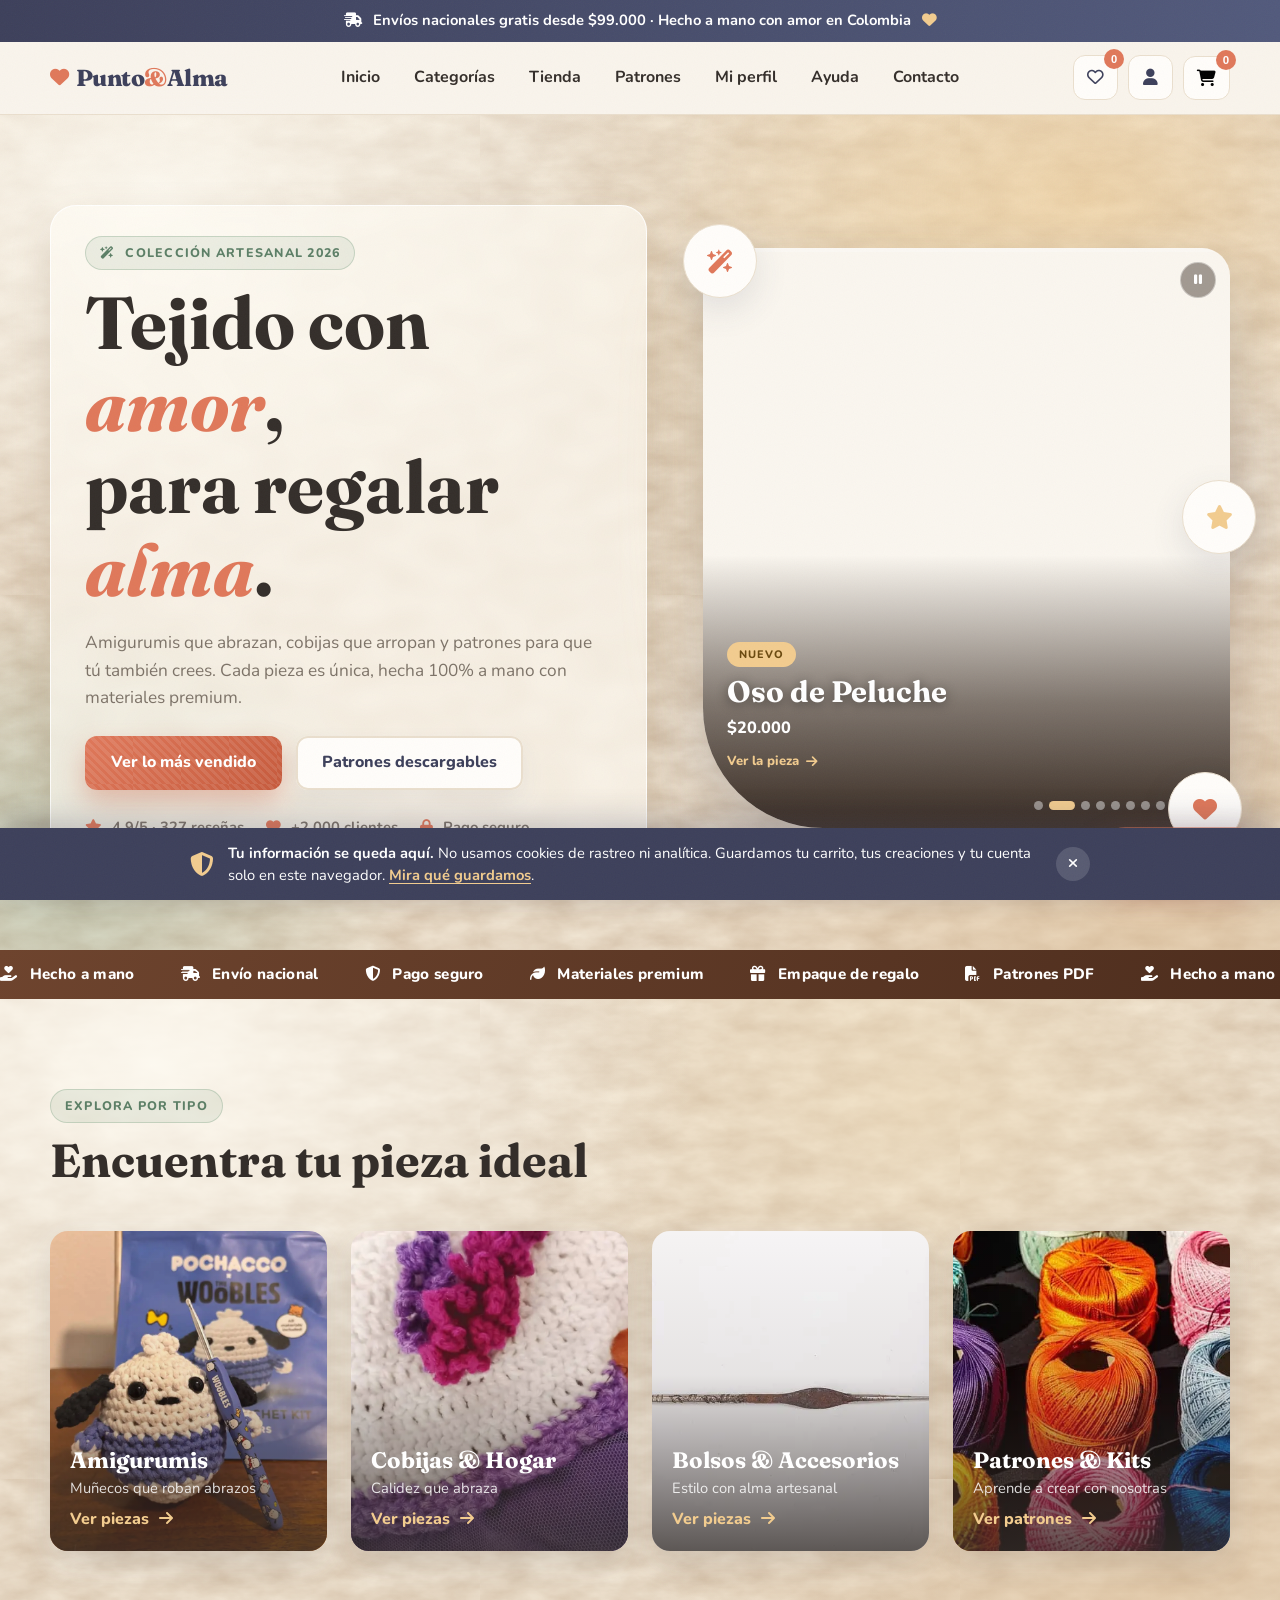
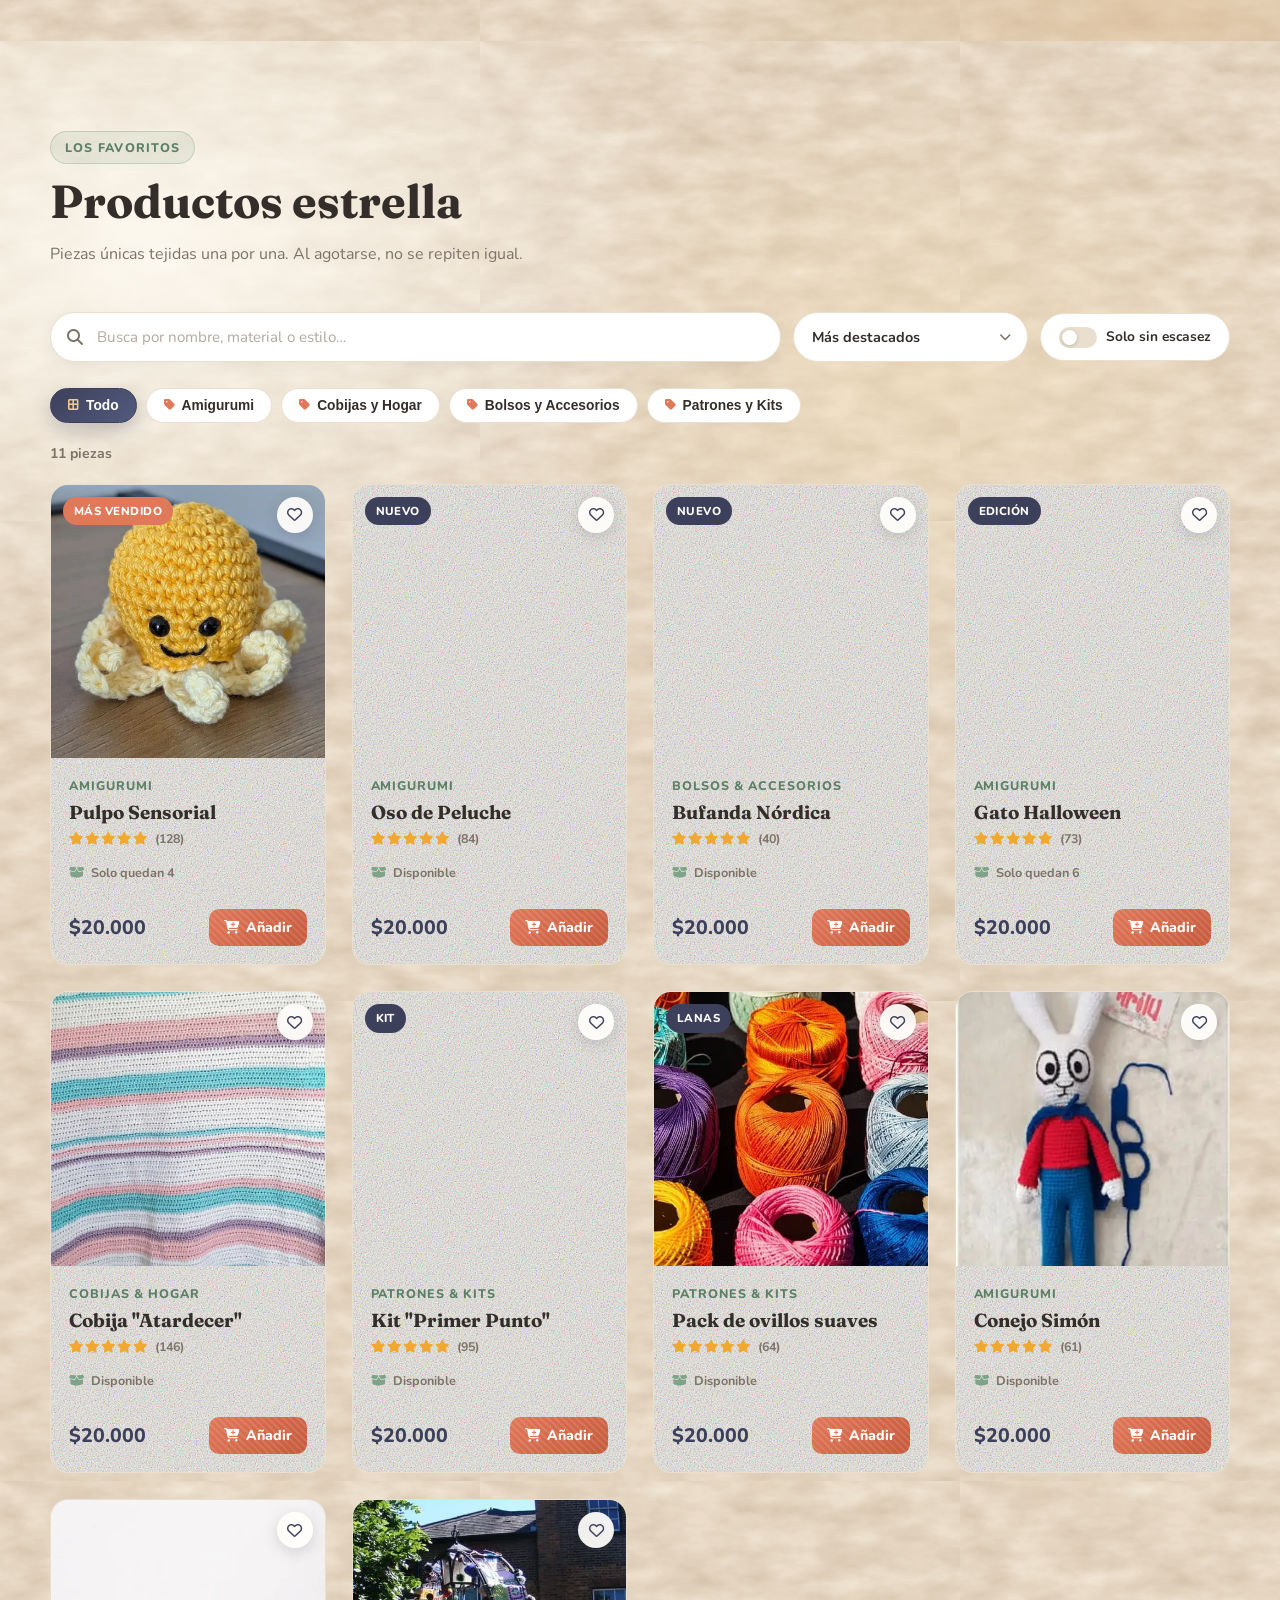
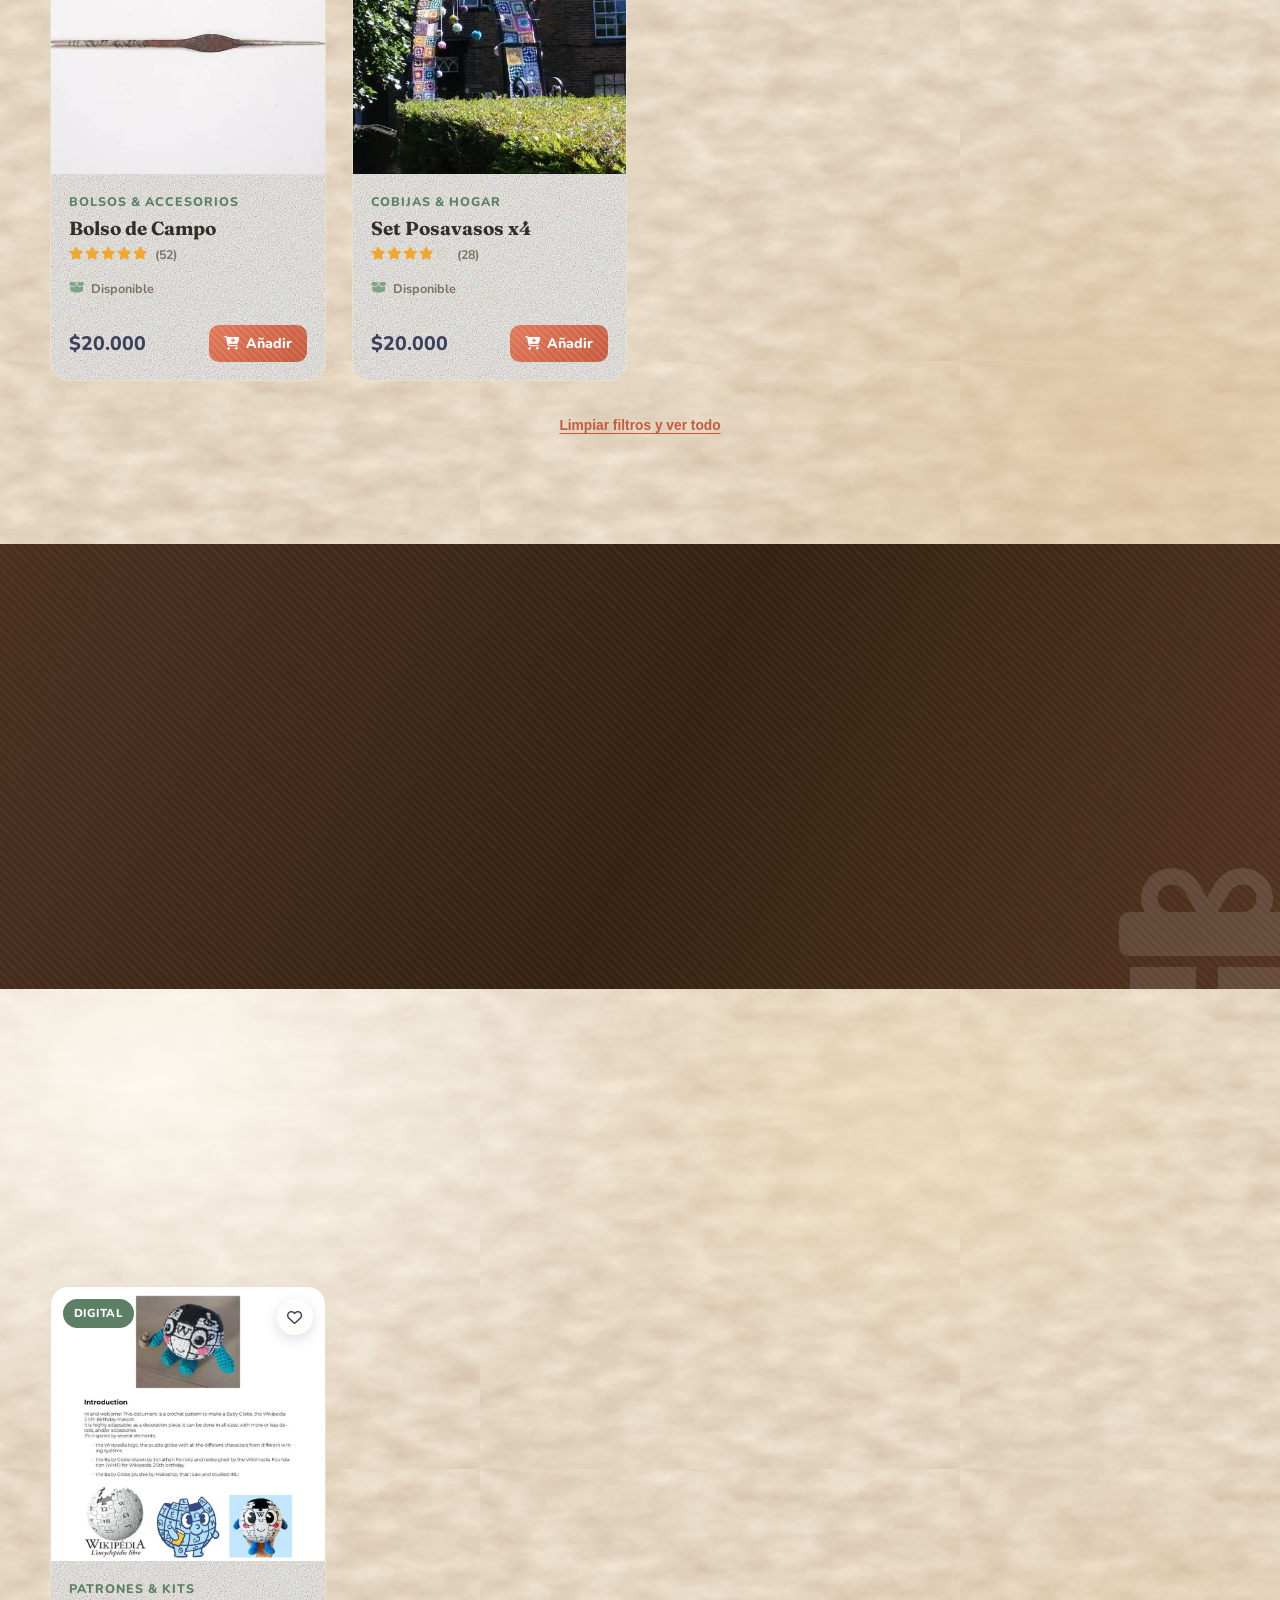
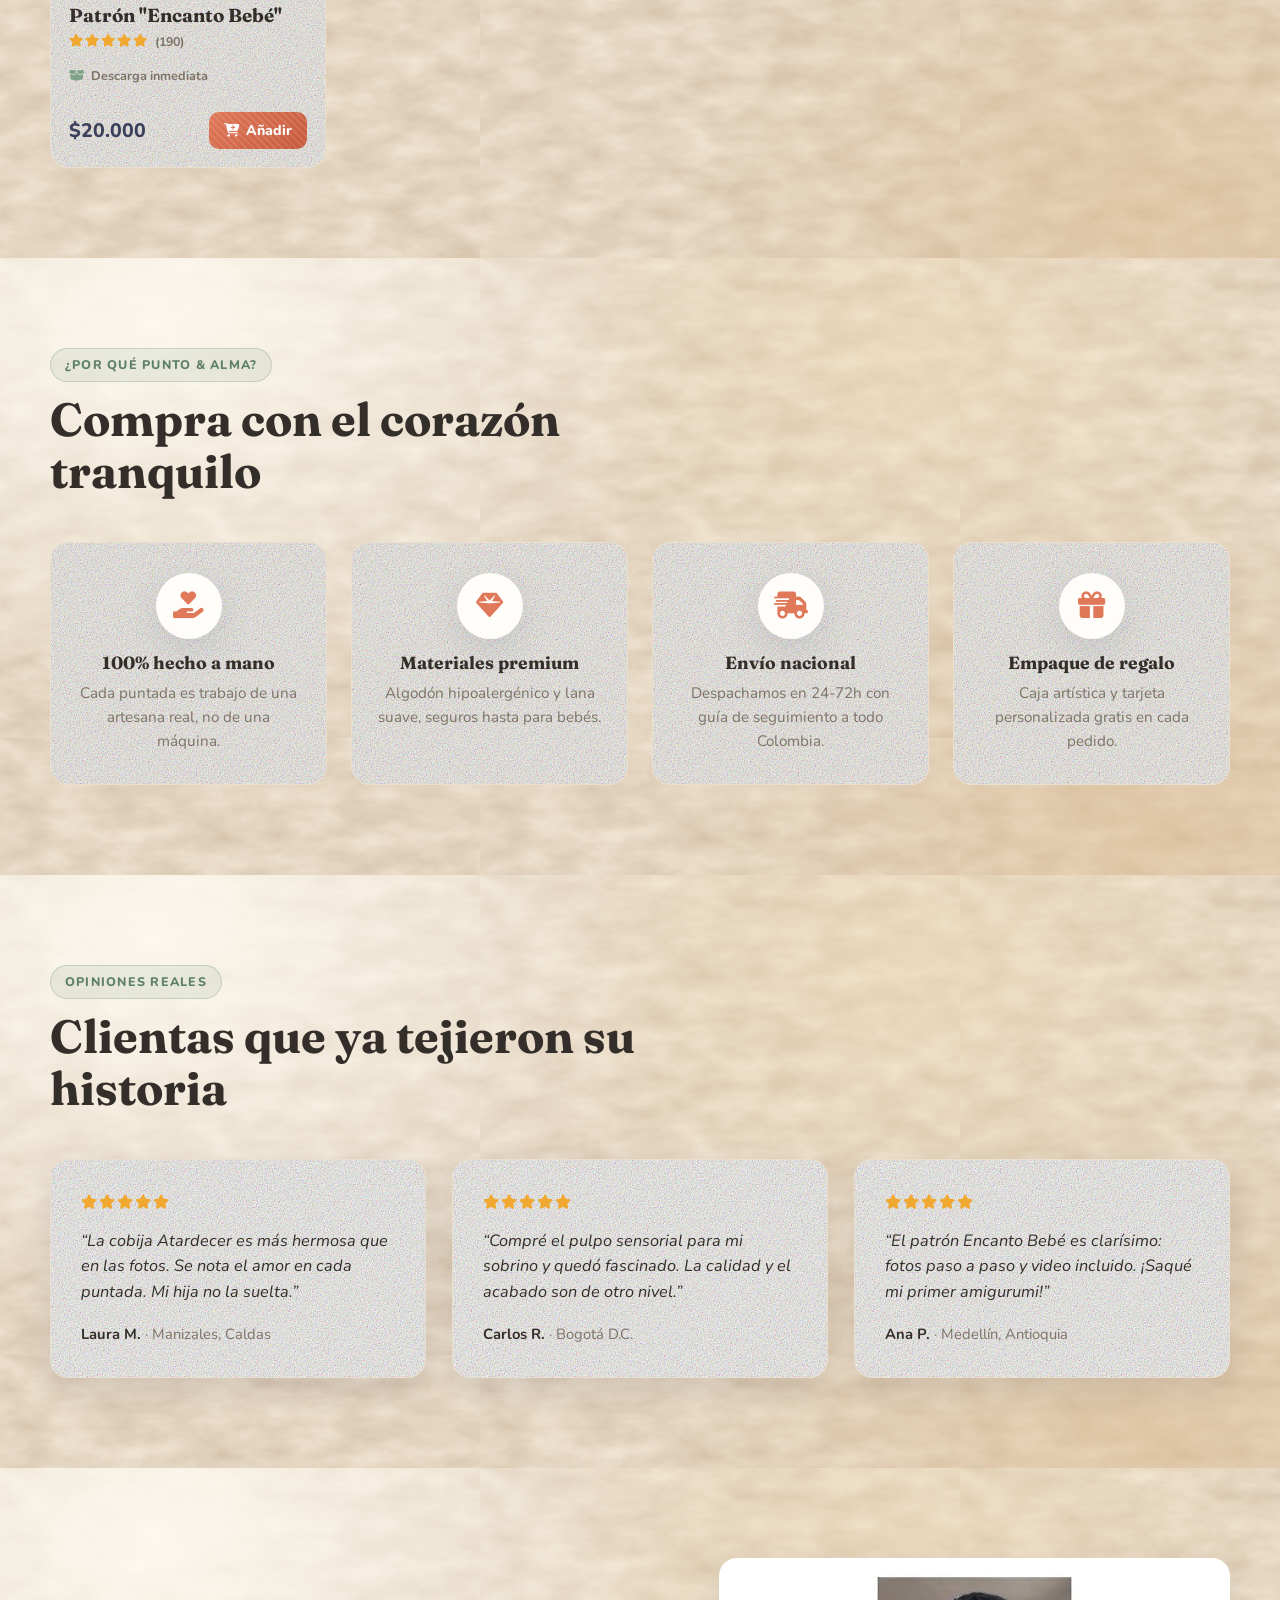
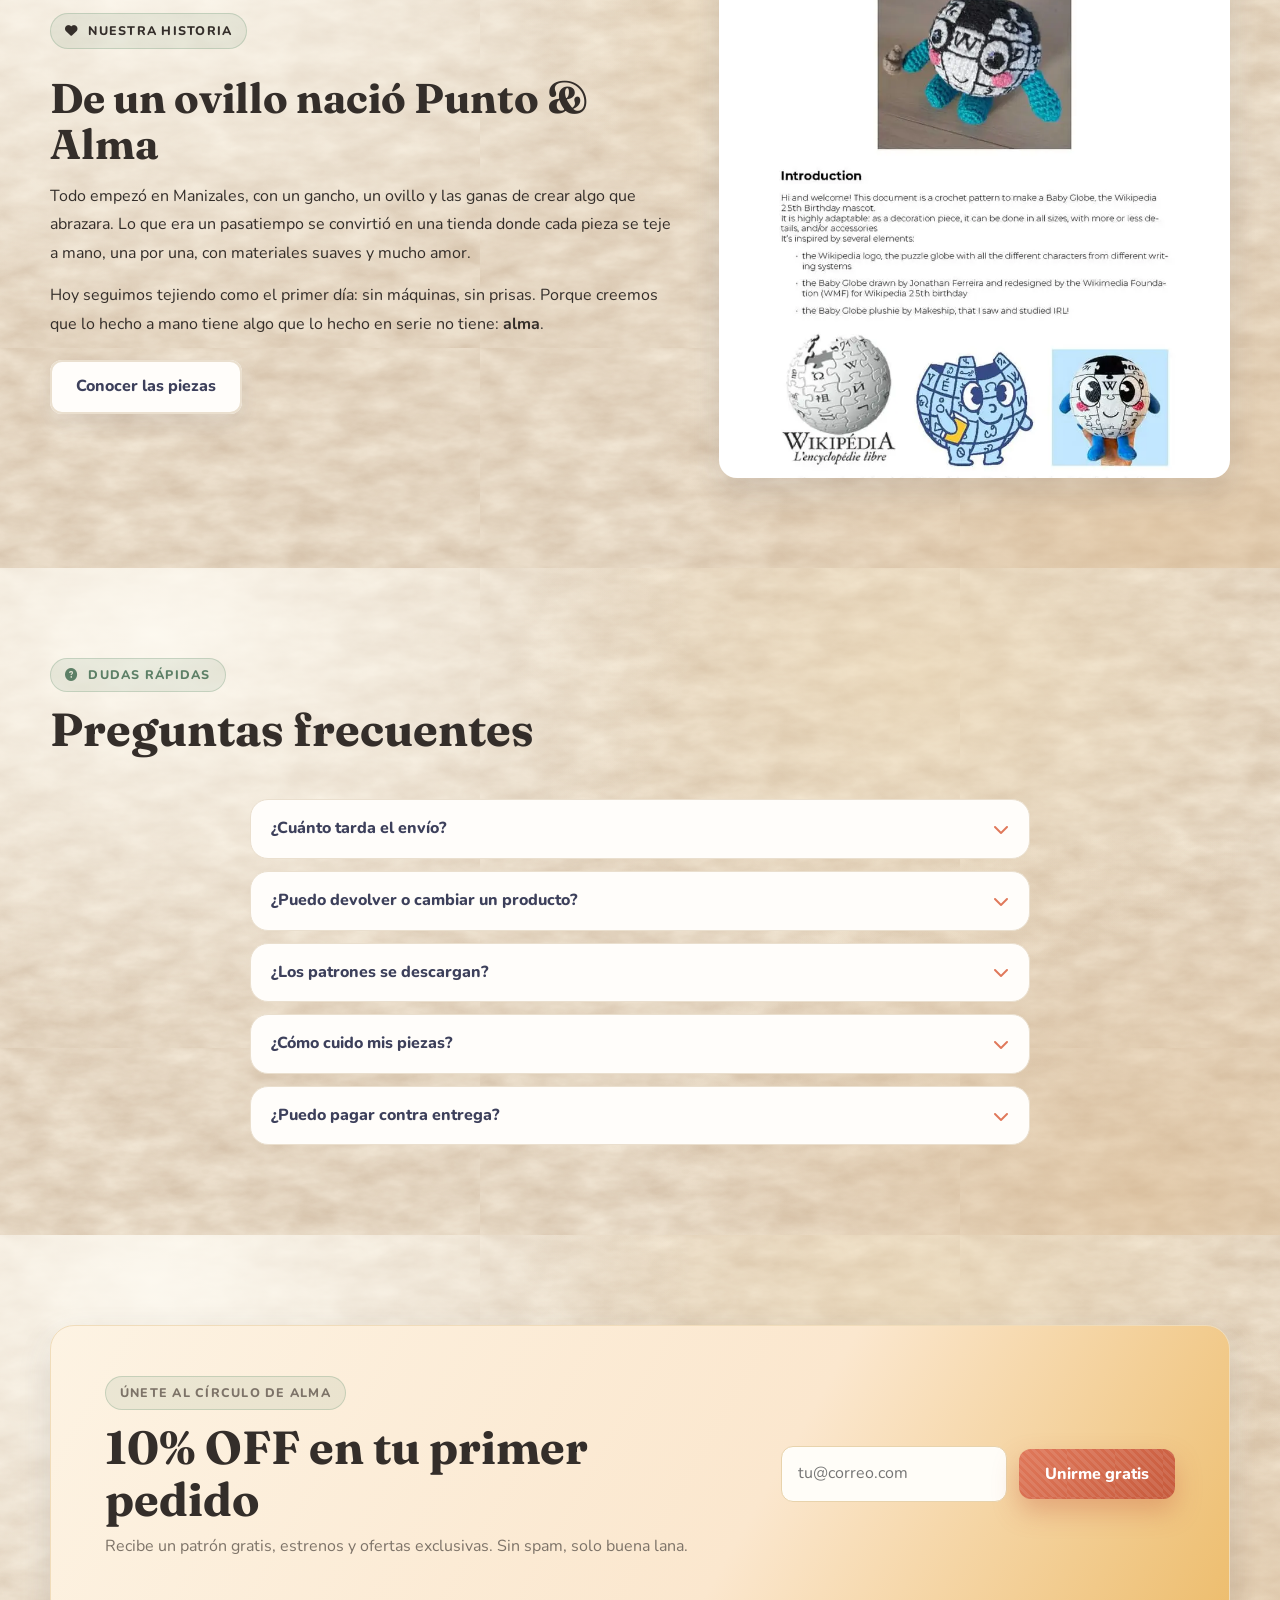
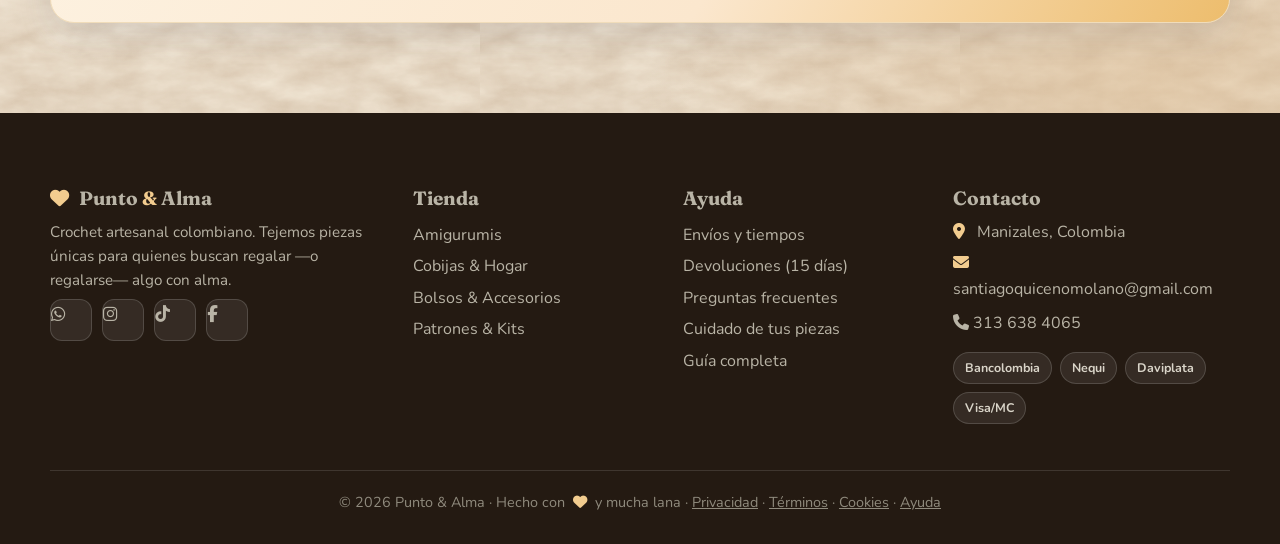
<file: index.html>
<!doctype html>
<html lang="es">
<head>
  <meta charset="UTF-8">
  <meta name="viewport" content="width=device-width, initial-scale=1">
  <meta name="description" content="Punto & Alma · Crochet artesanal. Amigurumis, cobijas, bolsos, accesorios y patrones digitales hechos a mano con amor en Colombia.">
  <meta name="theme-color" content="#3d405b">
  <meta name="author" content="Punto & Alma">
  <meta name="robots" content="index, follow, max-image-preview:large, max-snippet:-1">
  <link rel="canonical" href="https://puntoyalma.co/">

  <!-- Compartir en redes -->
  <meta property="og:type" content="website">
  <meta property="og:site_name" content="Punto & Alma">
  <meta property="og:title" content="Punto & Alma · Crochet Artesanal">
  <meta property="og:description" content="Amigurumis que abrazan, cobijas que arropan y patrones para que tú también crees. Cada pieza es única, hecha 100% a mano.">
  <meta property="og:url" content="https://puntoyalma.co/">
  <meta property="og:image" content="https://puntoyalma.co/recursos/img/producto-bolso.jpg">
  <meta property="og:image:width" content="960">
  <meta property="og:image:height" content="640">
  <meta property="og:locale" content="es_CO">
  <meta name="twitter:card" content="summary_large_image">
  <meta name="twitter:title" content="Punto & Alma · Crochet Artesanal">
  <meta name="twitter:description" content="Amigurumis que abrazan, cobijas que arropan y patrones para que tú también crees.">
  <meta name="twitter:image" content="https://puntoyalma.co/recursos/img/producto-bolso.jpg">

  <title>Punto & Alma · Crochet Artesanal</title>

  <link rel="icon" href="recursos/favicon.svg" type="image/svg+xml">
  <link rel="apple-touch-icon" href="recursos/img/apple-touch-icon.png">
  <link rel="manifest" href="sitio.webmanifest">

  <link rel="preconnect" href="https://fonts.googleapis.com">
  <link rel="preconnect" href="https://fonts.gstatic.com" crossorigin>
  <link rel="preconnect" href="https://cdnjs.cloudflare.com" crossorigin>
  <link rel="preload" as="image" href="recursos/img/producto-pulpo.webp" fetchpriority="high">
  <link href="https://fonts.googleapis.com/css2?family=Fraunces:ital,opsz,wght@0,9..144,400..900;1,9..144,400..900&family=Nunito:ital,wght@0,400;0,600;0,700;0,800;1,400&display=swap" rel="stylesheet">
  <link rel="stylesheet" href="https://cdnjs.cloudflare.com/ajax/libs/font-awesome/6.5.2/css/all.min.css">
  <link rel="stylesheet" href="estilos/style.css">
  <link rel="stylesheet" href="estilos/texturas.css">
  <link rel="preload" as="style" href="estilos/tienda.css" onload="this.onload=null;this.rel='stylesheet'">
  <link rel="preload" as="style" href="estilos/carrusel.css" onload="this.onload=null;this.rel='stylesheet'">
  <link rel="preload" as="style" href="estilos/asistente.css" onload="this.onload=null;this.rel='stylesheet'">
  <noscript>
    <link rel="stylesheet" href="estilos/tienda.css">
    <link rel="stylesheet" href="estilos/carrusel.css">
    <link rel="stylesheet" href="estilos/asistente.css">
  </noscript>

  <script type="application/ld+json">
  {
    "@context": "https://schema.org",
    "@type": "Store",
    "name": "Punto & Alma",
    "description": "Tienda de crochet artesanal colombiano: amigurumis, cobijas, bolsos, accesorios y patrones digitales.",
    "image": "recursos/img/hero.jpg",
    "telephone": "+57 313 638 4065",
    "email": "santiagoquicenomolano@gmail.com",
    "priceRange": "$$",
    "currenciesAccepted": "COP",
    "paymentAccepted": "Nequi, Daviplata, Bancolombia, Visa, Mastercard, Contra entrega",
    "address": { "@type": "PostalAddress", "addressLocality": "Manizales", "addressCountry": "CO" },
    "areaServed": "Colombia",
    "openingHours": "Mo-Sa 09:00-18:00"
  }
  </script>

  <script type="application/ld+json">
  {
    "@context": "https://schema.org",
    "@type": "WebSite",
    "name": "Punto & Alma",
    "url": "https://puntoyalma.co/",
    "inLanguage": "es-CO",
    "publisher": {
      "@type": "Organization",
      "name": "Punto & Alma",
      "url": "https://puntoyalma.co/",
      "logo": { "@type": "ImageObject", "url": "https://puntoyalma.co/recursos/img/icono-512.png" }
    }
  }
  </script>

  <script type="application/ld+json">
  {
    "@context": "https://schema.org",
    "@type": "FAQPage",
    "mainEntity": [
      { "@type": "Question", "name": "¿Cuánto tarda el envío?", "acceptedAnswer": { "@type": "Answer", "text": "Despachamos en 24 a 72 horas con guía de seguimiento a todo Colombia." } },
      { "@type": "Question", "name": "¿Puedo devolver o cambiar un producto?", "acceptedAnswer": { "@type": "Answer", "text": "Sí, tienes 15 días para cambios y devoluciones. Si hay un fallo de tejido, lo asumimos nosotros." } },
      { "@type": "Question", "name": "¿Los patrones se descargan?", "acceptedAnswer": { "@type": "Answer", "text": "Sí, los patrones y kits son digitales: los descargas al instante tras el pago." } },
      { "@type": "Question", "name": "¿Cómo cuido mis piezas?", "acceptedAnswer": { "@type": "Answer", "text": "Lava a mano con agua fría y jabón suave, y seca en plano. Mira la guía de cuidados en ayuda.html." } }
    ]
  }
  </script>

  <script type="application/ld+json">
  {
    "@context": "https://schema.org",
    "@type": "BreadcrumbList",
    "itemListElement": [
      { "@type": "ListItem", "position": 1, "name": "Inicio", "item": "https://puntoyalma.co/" },
      { "@type": "ListItem", "position": 2, "name": "Tienda", "item": "https://puntoyalma.co/index.html#productos" }
    ]
  }
  </script>

  <script src="scripts/auth.js"></script>
</head>
<body>

  <a class="saltar-contenido" href="#inicio">Saltar al contenido</a>

  <!-- Barra de anuncio -->
  <div class="aviso">
    <p><i class="fa-solid fa-truck-fast" aria-hidden="true"></i> Envíos nacionales gratis desde $99.000 · Hecho a mano con amor en Colombia <i class="fa-solid fa-heart" aria-hidden="true"></i></p>
  </div>

  <!-- Encabezado -->
  <header class="encabezado">
    <div class="contenedor barra-superior">
      <a class="marca" href="#inicio"><i class="fa-solid fa-heart" aria-hidden="true"></i> Punto <span>&amp;</span> Alma</a>

      <button class="boton-menu" id="boton-menu" aria-label="Abrir menú" aria-expanded="false"><i class="fa-solid fa-bars" aria-hidden="true"></i></button>

      <nav class="menu" id="menu" aria-label="Menú principal">
        <a href="#inicio">Inicio</a>
        <a href="#categorias">Categorías</a>
        <a href="#productos">Tienda</a>
        <a href="#patrones">Patrones</a>
        <a href="perfil.html">Mi perfil</a>
        <a href="ayuda.html">Ayuda</a>
        <a href="#contacto">Contacto</a>
      </nav>

      <div class="acciones">
        <button class="usuario fav-boton" id="boton-favoritos" type="button"
                aria-label="Ver mis favoritos" title="Mis favoritos">
          <i class="fa-regular fa-heart" aria-hidden="true"></i>
          <span class="fav-contador" id="contador-favoritos" hidden>0</span>
        </button>
        <a class="usuario" href="perfil.html" aria-label="Mi perfil" title="Mi perfil"><i class="fa-solid fa-user" aria-hidden="true"></i></a>
        <button class="carrito" type="button" aria-label="Carrito de compras">
          <i class="fa-solid fa-cart-shopping" aria-hidden="true"></i><span class="contador-carrito" id="contador-carrito">0</span>
        </button>
      </div>
    </div>
  </header>

  <main id="inicio" tabindex="-1">

    <!-- Hero -->
    <section class="hero" data-seccion="hero">
      <div class="contenedor hero-inner">
        <div class="hero-texto">
          <p class="etiqueta"><i class="fa-solid fa-wand-magic-sparkles" aria-hidden="true"></i> Colección artesanal 2026</p>
          <h1 data-texto="hero-titulo">Tejido con <span class="resaltado">amor</span>,<br>para regalar <em>alma</em>.</h1>
          <p class="hero-sub" data-texto="hero-sub">Amigurumis que abrazan, cobijas que arropan y patrones para que tú también crees. Cada pieza es única, hecha 100% a mano con materiales premium.</p>
          <div class="hero-cta">
            <a class="boton" href="#productos">Ver lo más vendido</a>
            <a class="boton boton-claro" href="#patrones">Patrones descargables</a>
          </div>
          <div class="hero-trust">
            <span><i class="fa-solid fa-star" aria-hidden="true"></i> 4.9/5 · 327 reseñas</span>
            <span><i class="fa-solid fa-heart" aria-hidden="true"></i> +2.000 clientes</span>
            <span><i class="fa-solid fa-lock" aria-hidden="true"></i> Pago seguro</span>
          </div>
        </div>
        <div class="hero-imagen">
          <div class="hero-marco" id="hero-marco" role="region" aria-roledescription="carrusel" aria-label="Productos que van pasando"></div>
          <span class="burbuja burbuja-1" aria-hidden="true"><i class="fa-solid fa-wand-magic-sparkles"></i></span>
          <span class="burbuja burbuja-2" aria-hidden="true"><i class="fa-solid fa-heart"></i></span>
          <span class="burbuja burbuja-3" aria-hidden="true"><i class="fa-solid fa-star"></i></span>
        </div>
      </div>
    </section>

    <!-- Cinta marquee -->
    <div class="cinta" data-seccion="cinta" aria-hidden="true">
      <div class="cinta-list">
        <span><i class="fa-solid fa-hand-holding-heart"></i> Hecho a mano</span><span><i class="fa-solid fa-truck-fast"></i> Envío nacional</span><span><i class="fa-solid fa-shield-halved"></i> Pago seguro</span><span><i class="fa-solid fa-leaf"></i> Materiales premium</span><span><i class="fa-solid fa-gift"></i> Empaque de regalo</span><span><i class="fa-solid fa-file-pdf"></i> Patrones PDF</span>
        <span><i class="fa-solid fa-hand-holding-heart"></i> Hecho a mano</span><span><i class="fa-solid fa-truck-fast"></i> Envío nacional</span><span><i class="fa-solid fa-shield-halved"></i> Pago seguro</span><span><i class="fa-solid fa-leaf"></i> Materiales premium</span><span><i class="fa-solid fa-gift"></i> Empaque de regalo</span><span><i class="fa-solid fa-file-pdf"></i> Patrones PDF</span>
      </div>
    </div>

    <!-- Categorías -->
    <section class="seccion categorias" id="categorias" data-seccion="categorias">
      <div class="contenedor">
        <div class="cabecera-seccion reveal">
          <p class="etiqueta">Explora por tipo</p>
          <h2 data-texto="categorias-titulo">Encuentra tu pieza ideal</h2>
        </div>
        <div class="grid-categorias">
          <a class="categoria reveal" href="#productos" data-ir-categoria="Amigurumi">
            <picture><source srcset="recursos/img/amigurumi.webp" type="image/webp"><img src="recursos/img/amigurumi.jpg" alt="Amigurumis de crochet" loading="lazy" decoding="async" width="500" height="500"></picture>
            <div class="categoria-nombre"><h3>Amigurumis</h3><p>Muñecos que roban abrazos</p><span>Ver piezas <i class="fa-solid fa-arrow-right" aria-hidden="true"></i></span></div>
          </a>
          <a class="categoria reveal" href="#productos" data-ir-categoria="Cobijas & Hogar">
            <picture><source srcset="recursos/img/producto-flor.webp" type="image/webp"><img src="recursos/img/producto-flor.jpg" alt="Decoración tejida a crochet" loading="lazy" decoding="async" width="500" height="500"></picture>
            <div class="categoria-nombre"><h3>Cobijas &amp; Hogar</h3><p>Calidez que abraza</p><span>Ver piezas <i class="fa-solid fa-arrow-right" aria-hidden="true"></i></span></div>
          </a>
          <a class="categoria reveal" href="#productos" data-ir-categoria="Bolsos & Accesorios">
            <picture><source srcset="recursos/img/producto-bolso.webp" type="image/webp"><img src="recursos/img/producto-bolso.jpg" alt="Bolso tejido a crochet" loading="lazy" decoding="async" width="500" height="500"></picture>
            <div class="categoria-nombre"><h3>Bolsos &amp; Accesorios</h3><p>Estilo con alma artesanal</p><span>Ver piezas <i class="fa-solid fa-arrow-right" aria-hidden="true"></i></span></div>
          </a>
          <a class="categoria reveal" href="#patrones">
            <picture><source srcset="recursos/img/producto-ovillos.webp" type="image/webp"><img src="recursos/img/producto-ovillos.jpg" alt="Ovillos de lana para tejer" loading="lazy" decoding="async" width="500" height="500"></picture>
            <div class="categoria-nombre"><h3>Patrones &amp; Kits</h3><p>Aprende a crear con nosotras</p><span>Ver patrones <i class="fa-solid fa-arrow-right" aria-hidden="true"></i></span></div>
          </a>
        </div>
      </div>
    </section>

    <!-- Productos -->
    <section class="seccion productos" id="productos" data-seccion="productos">
      <div class="contenedor">
        <div class="cabecera-seccion reveal">
          <p class="etiqueta">Los favoritos</p>
          <h2 data-texto="productos-titulo">Productos estrella</h2>
          <p data-texto="productos-texto">Piezas únicas tejidas una por una. Al agotarse, no se repiten igual.</p>
        </div>

        <!-- Buscador y filtros -->
        <div class="tienda-barra reveal">
          <div class="buscador" id="buscador-envoltura">
            <i class="fa-solid fa-magnifying-glass" aria-hidden="true"></i>
            <input type="search" id="buscar-producto" placeholder="Busca por nombre, material o estilo…" aria-label="Buscar productos" autocomplete="off">
            <button class="buscador-limpiar" id="limpiar-busqueda" type="button" aria-label="Limpiar la búsqueda">
              <i class="fa-solid fa-xmark" aria-hidden="true"></i>
            </button>
          </div>

          <div class="select-envoltura">
            <select id="ordenar-productos" aria-label="Ordenar productos">
              <option value="destacados">Más destacados</option>
              <option value="novedades">Novedades y ediciones</option>
              <option value="resenas">Mejor valorados</option>
              <option value="precio-asc">Precio: de menor a mayor</option>
              <option value="precio-desc">Precio: de mayor a menor</option>
            </select>
            <i class="fa-solid fa-chevron-down" aria-hidden="true"></i>
          </div>

          <label class="switch-envoltura" for="solo-disponibles">
            <input type="checkbox" id="solo-disponibles">
            <span class="interruptor" aria-hidden="true"></span>
            Solo sin escasez
          </label>
        </div>

        <div class="filtros reveal" id="filtro-categorias" role="group" aria-label="Filtrar por categoría"></div>

        <p class="conteo-resultados" id="contador-resultados" role="status" aria-live="polite"></p>

        <div class="grid-productos" id="grid-productos"></div>

        <p class="centro" style="margin-top:28px">
          <button class="chip chip-boton" id="limpiar-filtros" type="button">Limpiar filtros y ver todo</button>
        </p>
      </div>
    </section>

    <!-- Vistos recientemente -->
    <section class="seccion vistos" id="vistos" hidden>
      <div class="contenedor">
        <div class="cabecera-seccion reveal">
          <p class="etiqueta">Te quedaste mirando</p>
          <h2>Vistos recientemente</h2>
        </div>
        <div class="grid-productos" id="grid-vistos"></div>
      </div>
    </section>

    <!-- Oferta con cuenta regresiva -->
    <section class="oferta" data-seccion="oferta" data-oferta-fin="2026-10-31T23:59:59-05:00">
      <div class="contenedor oferta-inner reveal">
        <div>
          <p class="etiqueta">Oferta de temporada <i class="fa-solid fa-fire" aria-hidden="true"></i></p>
          <h2 id="oferta-titulo" data-texto="oferta-titulo">22% OFF en cobijas y mantas</h2>
          <p data-texto="oferta-texto">La calidez que tu hogar necesita, con precio de abrazo. Solo hasta el 31 de octubre.</p>
          <a class="boton" href="#productos">Aprovechar la oferta</a>
        </div>
        <div class="cuenta-regresiva" aria-label="Tiempo restante de la oferta">
          <p>¡La oferta termina en!</p>
          <div class="cuenta">
            <div class="cuenta-caja"><span id="dia">00</span><small>días</small></div>
            <span class="dos">:</span>
            <div class="cuenta-caja"><span id="hora">00</span><small>horas</small></div>
            <span class="dos">:</span>
            <div class="cuenta-caja"><span id="minuto">00</span><small>min</small></div>
            <span class="dos">:</span>
            <div class="cuenta-caja"><span id="segundo">00</span><small>seg</small></div>
          </div>
        </div>
      </div>
      <i class="fa-solid fa-gift oferta-icono" aria-hidden="true"></i>
    </section>

    <!-- Patrones digitales -->
    <section class="seccion patrones" id="patrones" data-seccion="patrones">
      <div class="contenedor">
        <div class="cabecera-seccion reveal">
          <p class="etiqueta"><i class="fa-solid fa-download" aria-hidden="true"></i> Descarga inmediata</p>
          <h2 data-texto="patrones-titulo">Patrones &amp; kits para crear</h2>
          <p data-texto="patrones-texto">Instrucciones claras paso a paso, con fotos y video. Descargas que se convierten en tesoros.</p>
        </div>
        <div class="grid-productos" id="grid-patrones"></div>
      </div>
    </section>

    <!-- Beneficios -->
    <section class="seccion beneficios" data-seccion="beneficios">
      <div class="contenedor">
        <div class="cabecera-seccion reveal">
          <p class="etiqueta">¿Por qué Punto &amp; Alma?</p>
          <h2 data-texto="beneficios-titulo">Compra con el corazón tranquilo</h2>
        </div>
        <div class="grid-beneficios">
          <div class="beneficio reveal"><span aria-hidden="true"><i class="fa-solid fa-hand-holding-heart"></i></span><h3>100% hecho a mano</h3><p>Cada puntada es trabajo de una artesana real, no de una máquina.</p></div>
          <div class="beneficio reveal"><span aria-hidden="true"><i class="fa-solid fa-gem"></i></span><h3>Materiales premium</h3><p>Algodón hipoalergénico y lana suave, seguros hasta para bebés.</p></div>
          <div class="beneficio reveal"><span aria-hidden="true"><i class="fa-solid fa-truck-fast"></i></span><h3>Envío nacional</h3><p>Despachamos en 24-72h con guía de seguimiento a todo Colombia.</p></div>
          <div class="beneficio reveal"><span aria-hidden="true"><i class="fa-solid fa-gift"></i></span><h3>Empaque de regalo</h3><p>Caja artística y tarjeta personalizada gratis en cada pedido.</p></div>
        </div>
      </div>
    </section>

    <!-- Testimonios -->
    <section class="seccion testimonios" data-seccion="testimonios">
      <div class="contenedor">
        <div class="cabecera-seccion reveal">
          <p class="etiqueta">Opiniones reales</p>
          <h2 data-texto="testimonios-titulo">Clientas que ya tejieron su historia</h2>
        </div>
        <div class="grid-testimonios">
          <figure class="testimonio reveal">
            <div class="estrellas" aria-label="5 de 5"><i class="fa-solid fa-star" aria-hidden="true"></i><i class="fa-solid fa-star" aria-hidden="true"></i><i class="fa-solid fa-star" aria-hidden="true"></i><i class="fa-solid fa-star" aria-hidden="true"></i><i class="fa-solid fa-star" aria-hidden="true"></i></div>
            <blockquote>“La cobija Atardecer es más hermosa que en las fotos. Se nota el amor en cada puntada. Mi hija no la suelta.”</blockquote>
            <figcaption><strong>Laura M.</strong> · Manizales, Caldas</figcaption>
          </figure>
          <figure class="testimonio reveal">
            <div class="estrellas" aria-label="5 de 5"><i class="fa-solid fa-star" aria-hidden="true"></i><i class="fa-solid fa-star" aria-hidden="true"></i><i class="fa-solid fa-star" aria-hidden="true"></i><i class="fa-solid fa-star" aria-hidden="true"></i><i class="fa-solid fa-star" aria-hidden="true"></i></div>
            <blockquote>“Compré el pulpo sensorial para mi sobrino y quedó fascinado. La calidad y el acabado son de otro nivel.”</blockquote>
            <figcaption><strong>Carlos R.</strong> · Bogotá D.C.</figcaption>
          </figure>
          <figure class="testimonio reveal">
            <div class="estrellas" aria-label="5 de 5"><i class="fa-solid fa-star" aria-hidden="true"></i><i class="fa-solid fa-star" aria-hidden="true"></i><i class="fa-solid fa-star" aria-hidden="true"></i><i class="fa-solid fa-star" aria-hidden="true"></i><i class="fa-solid fa-star" aria-hidden="true"></i></div>
            <blockquote>“El patrón Encanto Bebé es clarísimo: fotos paso a paso y video incluido. ¡Saqué mi primer amigurumi!”</blockquote>
            <figcaption><strong>Ana P.</strong> · Medellín, Antioquia</figcaption>
          </figure>
        </div>
      </div>
    </section>

    <!-- Nuestra historia -->
    <section class="seccion historia" id="historia" data-seccion="historia">
      <div class="contenedor historia-caja reveal">
        <div class="historia-texto">
          <p class="etiqueta"><i class="fa-solid fa-heart" aria-hidden="true"></i> Nuestra historia</p>
          <h2 data-texto="historia-titulo">De un ovillo nació Punto &amp; Alma</h2>
          <p>
            Todo empezó en Manizales, con un gancho, un ovillo y las ganas de crear algo que abrazara.
            Lo que era un pasatiempo se convirtió en una tienda donde cada pieza se teje a mano, una por una,
            con materiales suaves y mucho amor.
          </p>
          <p>
            Hoy seguimos tejiendo como el primer día: sin máquinas, sin prisas. Porque creemos que lo hecho
            a mano tiene algo que lo hecho en serie no tiene: <strong>alma</strong>.
          </p>
          <a class="boton boton-claro" href="#productos">Conocer las piezas</a>
        </div>
        <div class="historia-imagen">
          <picture><source srcset="recursos/img/patrones.webp" type="image/webp"><img src="recursos/img/patrones.jpg" alt="Patrones y ovillos de lana para tejer" loading="lazy" decoding="async" width="960" height="1358"></picture>
        </div>
      </div>
    </section>

    <!-- Preguntas frecuentes -->
    <section class="seccion faq" id="faq" data-seccion="faq">
      <div class="contenedor">
        <div class="cabecera-seccion reveal">
          <p class="etiqueta"><i class="fa-solid fa-circle-question" aria-hidden="true"></i> Dudas rápidas</p>
          <h2 data-texto="faq-titulo">Preguntas frecuentes</h2>
        </div>
        <div class="faq-lista reveal">
          <details class="faq-item">
            <summary>¿Cuánto tarda el envío?<i class="fa-solid fa-chevron-down" aria-hidden="true"></i></summary>
            <p>Despachamos en <strong>24 a 72 horas</strong> con guía de seguimiento a todo Colombia. El envío es gratis desde $99.000.</p>
          </details>
          <details class="faq-item">
            <summary>¿Puedo devolver o cambiar un producto?<i class="fa-solid fa-chevron-down" aria-hidden="true"></i></summary>
            <p>Sí, tienes <strong>15 días</strong> para cambios y devoluciones. Si hay un fallo de tejido, lo asumimos nosotros: lo reponemos o devolvemos el dinero.</p>
          </details>
          <details class="faq-item">
            <summary>¿Los patrones se descargan?<i class="fa-solid fa-chevron-down" aria-hidden="true"></i></summary>
            <p>Sí, los patrones y kits son <strong>digitales</strong>: los descargas al instante tras el pago, con fotos paso a paso y video.</p>
          </details>
          <details class="faq-item">
            <summary>¿Cómo cuido mis piezas?<i class="fa-solid fa-chevron-down" aria-hidden="true"></i></summary>
            <p>Lava a mano con agua fría y jabón suave, y seca en plano. Mira la <a href="ayuda.html#cuidados">guía de cuidados</a>.</p>
          </details>
          <details class="faq-item">
            <summary>¿Puedo pagar contra entrega?<i class="fa-solid fa-chevron-down" aria-hidden="true"></i></summary>
            <p>Sí, aceptamos <strong>Nequi, Daviplata, Bancolombia, tarjetas y pago contra entrega</strong>.</p>
          </details>
        </div>
      </div>
    </section>

    <!-- Newsletter -->
    <section class="seccion boletin" data-seccion="boletin">
      <div class="contenedor boletin-caja reveal">
        <div>
          <p class="etiqueta">Únete al círculo de Alma</p>
          <h2 data-texto="boletin-titulo">10% OFF en tu primer pedido</h2>
          <p data-texto="boletin-texto">Recibe un patrón gratis, estrenos y ofertas exclusivas. Sin spam, solo buena lana.</p>
        </div>
        <form class="form-boletin" id="form-boletin">
          <input type="email" id="email-boletin" placeholder="tu@correo.com" required aria-label="Tu correo electrónico">
          <button class="boton" type="submit">Unirme gratis</button>
          <p class="mensaje-boletin" id="mensaje-boletin" hidden><i class="fa-solid fa-circle-check" aria-hidden="true"></i> ¡Listo! Revisa tu correo para tu descuento.</p>
        </form>
      </div>
    </section>

  </main>

  <!-- Pie de página -->
  <footer class="pie" id="contacto">
    <div class="contenedor pie-grid">
      <div class="pie-col pie-marca">
        <p class="pie-titulo"><i class="fa-solid fa-heart" aria-hidden="true"></i> Punto <span>&amp;</span> Alma</p>
        <p>Crochet artesanal colombiano. Tejemos piezas únicas para quienes buscan regalar —o regalarse— algo con alma.</p>
        <div class="sociales">
          <a href="https://wa.me/573136384065" target="_blank" rel="noopener" aria-label="WhatsApp"><i class="fa-brands fa-whatsapp" aria-hidden="true"></i></a>
          <a href="#" aria-label="Instagram"><i class="fa-brands fa-instagram" aria-hidden="true"></i></a>
          <a href="#" aria-label="TikTok"><i class="fa-brands fa-tiktok" aria-hidden="true"></i></a>
          <a href="#" aria-label="Facebook"><i class="fa-brands fa-facebook-f" aria-hidden="true"></i></a>
        </div>
      </div>
      <div class="pie-col">
        <p class="pie-titulo">Tienda</p>
        <a href="#categorias">Amigurumis</a>
        <a href="#categorias">Cobijas &amp; Hogar</a>
        <a href="#categorias">Bolsos &amp; Accesorios</a>
        <a href="#patrones">Patrones &amp; Kits</a>
      </div>
      <div class="pie-col">
        <p class="pie-titulo">Ayuda</p>
        <a href="ayuda.html#envios">Envíos y tiempos</a>
        <a href="ayuda.html#devoluciones">Devoluciones (15 días)</a>
        <a href="ayuda.html#faq">Preguntas frecuentes</a>
        <a href="ayuda.html#cuidados">Cuidado de tus piezas</a>
        <a href="ayuda.html#todo">Guía completa</a>
      </div>
      <div class="pie-col">
        <p class="pie-titulo">Contacto</p>
        <p><i class="fa-solid fa-location-dot" aria-hidden="true"></i> Manizales, Colombia</p>
        <p><i class="fa-solid fa-envelope" aria-hidden="true"></i> santiagoquicenomolano@gmail.com</p>
        <a href="https://wa.me/573136384065" target="_blank" rel="noopener"><i class="fa-solid fa-phone" aria-hidden="true"></i> 313 638 4065</a>
        <div class="pagos"><span>Bancolombia</span><span>Nequi</span><span>Daviplata</span><span>Visa/MC</span></div>
      </div>
    </div>
    <div class="contenedor pie-legal">
      <p>© 2026 Punto &amp; Alma · Hecho con <i class="fa-solid fa-heart" aria-hidden="true"></i> y mucha lana ·
        <a href="privacidad.html">Privacidad</a> · <a href="terminos.html">Términos</a> · <a href="cookies.html">Cookies</a> ·
        <a href="ayuda.html">Ayuda</a></p>
    </div>
  </footer>

  <!-- Aviso "añadido al carrito" -->
  <div class="toast" id="toast" role="status" aria-live="polite" hidden><i class="fa-solid fa-circle-check" aria-hidden="true"></i> ¡Añadido a tu carrito!</div>

  <!-- Panel de favoritos -->
  <div class="velo" id="velo-favoritos" hidden></div>
  <aside class="panel-favs" id="panel-favoritos" aria-label="Mis favoritos" hidden>
    <div class="panel-favs-cab">
      <h3><i class="fa-solid fa-heart" aria-hidden="true"></i> Mis favoritos</h3>
      <button class="cerrar-panel" id="cerrar-favoritos" type="button" aria-label="Cerrar favoritos">
        <i class="fa-solid fa-xmark" aria-hidden="true"></i>
      </button>
    </div>
    <div class="lista-favs" id="lista-favoritos"></div>
    <div class="panel-favs-pie">
      <button class="boton" id="ir-a-favoritos" type="button">
        <i class="fa-solid fa-arrow-right" aria-hidden="true"></i> Seguir viendo la tienda
      </button>
    </div>
  </aside>

  <!-- Vista rápida -->
  <div class="modal-vista" id="modal-vista" hidden>
    <div class="vista-caja" role="dialog" aria-modal="true" aria-label="Vista rápida del producto">
      <button class="cerrar-panel" id="cerrar-vista" type="button" aria-label="Cerrar vista rápida" style="position:absolute;top:14px;right:14px;z-index:3">
        <i class="fa-solid fa-xmark" aria-hidden="true"></i>
      </button>
      <div id="vista-cuerpo"></div>
    </div>
  </div>

  <script src="scripts/sitio.js" defer></script>
  <script src="scripts/catalogo.js" defer></script>
  <script src="scripts/contenido.js" defer></script>
  <script src="scripts/db.js" defer></script>
  <script src="scripts/comun.js" defer></script>
  <script src="scripts/registro.js" defer></script>
  <script src="scripts/carrito.js" defer></script>
  <script src="scripts/ia.js" defer></script>
  <script src="scripts/asistente.js" defer></script>
  <script src="scripts/app.js" defer></script>
</body>
</html>
</file>
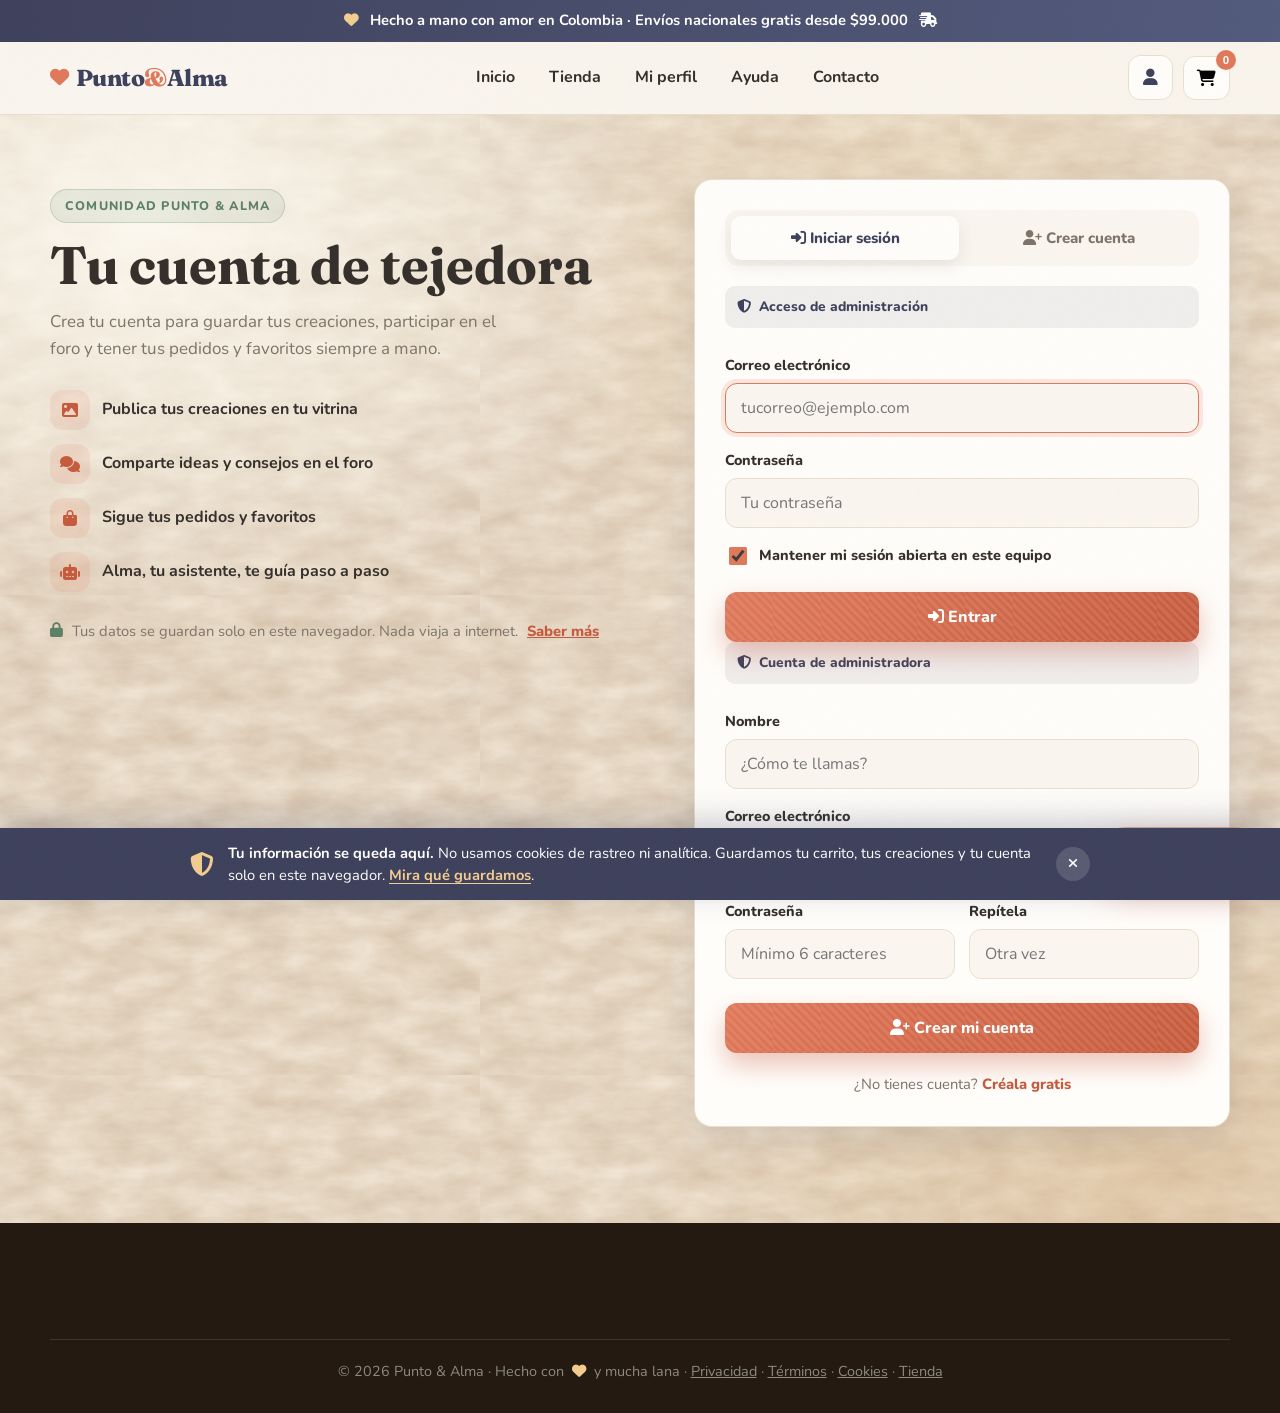
<file: acceso.html>
<!doctype html>
<html lang="es">
<head>
  <meta charset="UTF-8">
  <meta name="viewport" content="width=device-width, initial-scale=1">
  <meta name="description" content="Entra o crea tu cuenta en Punto &amp; Alma para guardar tus creaciones, participar en el foro y seguir tus pedidos.">
  <meta name="theme-color" content="#3d405b">
  <meta name="robots" content="noindex, nofollow">
  <link rel="canonical" href="https://puntoyalma.co/acceso.html">
  <meta property="og:type" content="website">
  <meta property="og:site_name" content="Punto & Alma">
  <meta property="og:title" content="Entrar o crear cuenta · Punto & Alma">
  <meta property="og:description" content="Entra o crea tu cuenta para guardar tus creaciones, participar en el foro y seguir tus pedidos.">
  <meta property="og:url" content="https://puntoyalma.co/acceso.html">
  <meta property="og:image" content="https://puntoyalma.co/recursos/img/producto-bolso.jpg">
  <meta property="og:locale" content="es_CO">
  <meta name="twitter:card" content="summary">
  <meta name="twitter:title" content="Entrar o crear cuenta · Punto & Alma">
  <meta name="twitter:description" content="Entra o crea tu cuenta para guardar tus creaciones, participar en el foro y seguir tus pedidos.">
  <meta name="twitter:image" content="https://puntoyalma.co/recursos/img/producto-bolso.jpg">
  <title>Entrar o crear cuenta · Punto &amp; Alma</title>

  <link rel="icon" href="recursos/favicon.svg" type="image/svg+xml">
  <link rel="manifest" href="sitio.webmanifest">
  <link rel="preconnect" href="https://fonts.googleapis.com">
  <link rel="preconnect" href="https://fonts.gstatic.com" crossorigin>
  <link href="https://fonts.googleapis.com/css2?family=Fraunces:ital,opsz,wght@0,9..144,400..900;1,9..144,400..900&family=Nunito:ital,wght@0,400;0,600;0,700;0,800;1,400&display=swap" rel="stylesheet">
  <link rel="stylesheet" href="https://cdnjs.cloudflare.com/ajax/libs/font-awesome/6.5.2/css/all.min.css">
  <link rel="stylesheet" href="estilos/style.css">
  <link rel="stylesheet" href="estilos/texturas.css">
  <link rel="stylesheet" href="estilos/acceso.css">
  <link rel="stylesheet" href="estilos/asistente.css">

  <script src="scripts/auth.js"></script>
</head>
<body>

  <a class="saltar-contenido" href="#contenido">Saltar al contenido</a>

  <!-- Barra de anuncio -->
  <div class="aviso">
    <p><i class="fa-solid fa-heart" aria-hidden="true"></i> Hecho a mano con amor en Colombia · Envíos nacionales gratis desde $99.000 <i class="fa-solid fa-truck-fast" aria-hidden="true"></i></p>
  </div>

  <!-- Encabezado -->
  <header class="encabezado">
    <div class="contenedor barra-superior">
      <a class="marca" href="index.html#inicio"><i class="fa-solid fa-heart" aria-hidden="true"></i> Punto <span>&amp;</span> Alma</a>

      <button class="boton-menu" id="boton-menu" aria-label="Abrir menú" aria-expanded="false"><i class="fa-solid fa-bars" aria-hidden="true"></i></button>

      <nav class="menu" id="menu" aria-label="Menú principal">
        <a href="index.html#inicio">Inicio</a>
        <a href="index.html#productos">Tienda</a>
        <a href="perfil.html">Mi perfil</a>
        <a href="ayuda.html">Ayuda</a>
        <a href="index.html#contacto">Contacto</a>
      </nav>

      <div class="acciones">
        <a class="usuario usuario-activo" href="perfil.html" aria-label="Mi perfil"><i class="fa-solid fa-user" aria-hidden="true"></i></a>
        <button class="carrito" type="button" aria-label="Abrir el carrito de compras">
          <i class="fa-solid fa-cart-shopping" aria-hidden="true"></i><span class="contador-carrito" id="contador-carrito">0</span>
        </button>
      </div>
    </div>
  </header>

  <main id="contenido" tabindex="-1">

    <section class="seccion acceso-seccion" id="acceso">
      <div class="contenedor acceso-rejilla">

        <!-- Presentación -->
        <div class="acceso-presentacion">
          <p class="etiqueta" id="acceso-etiqueta">Comunidad Punto &amp; Alma</p>
          <h1 id="acceso-titulo">Tu cuenta de tejedora</h1>
          <p class="acceso-entrada" id="acceso-texto">Crea tu cuenta para guardar tus creaciones, participar en el foro y tener tus pedidos y favoritos siempre a mano.</p>

          <ul class="acceso-beneficios">
            <li><i class="fa-solid fa-image" aria-hidden="true"></i> Publica tus creaciones en tu vitrina</li>
            <li><i class="fa-solid fa-comments" aria-hidden="true"></i> Comparte ideas y consejos en el foro</li>
            <li><i class="fa-solid fa-bag-shopping" aria-hidden="true"></i> Sigue tus pedidos y favoritos</li>
            <li><i class="fa-solid fa-robot" aria-hidden="true"></i> Alma, tu asistente, te guía paso a paso</li>
          </ul>

          <p class="acceso-privacidad">
            <i class="fa-solid fa-lock" aria-hidden="true"></i>
            Tus datos se guardan solo en este navegador. Nada viaja a internet.
            <a href="ayuda.html#cuentas">Saber más</a>
          </p>
        </div>

        <!-- Formulario -->
        <div class="panel acceso-panel">
          <div class="acceso-pestanas" role="tablist" aria-label="Iniciar sesión o crear cuenta">
            <button class="acceso-pestana activo" type="button" id="pestana-entrar" data-panel="entrar" role="tab" aria-selected="true">
              <i class="fa-solid fa-right-to-bracket" aria-hidden="true"></i> Iniciar sesión
            </button>
            <button class="acceso-pestana" type="button" id="pestana-crear" data-panel="crear" role="tab" aria-selected="false">
              <i class="fa-solid fa-user-plus" aria-hidden="true"></i> Crear cuenta
            </button>
          </div>

          <p class="acceso-banda" id="acceso-banda" hidden></p>

          <form class="acceso-form" id="form-entrar" novalidate>
            <p class="acceso-rol" id="entrar-rol" hidden><i class="fa-solid fa-shield-halved" aria-hidden="true"></i> Acceso de administración</p>

            <label for="entrar-email">Correo electrónico</label>
            <input type="email" id="entrar-email" autocomplete="email" placeholder="tucorreo@ejemplo.com" required>

            <label for="entrar-clave">Contraseña</label>
            <input type="password" id="entrar-clave" autocomplete="current-password" placeholder="Tu contraseña" required>

            <label class="acceso-recordar">
              <input type="checkbox" id="entrar-recordar" checked>
              <span>Mantener mi sesión abierta en este equipo</span>
            </label>

            <p class="acceso-error" id="entrar-error" role="alert" hidden></p>
            <button class="boton acceso-enviar" type="submit"><i class="fa-solid fa-right-to-bracket" aria-hidden="true"></i> Entrar</button>
          </form>

          <form class="acceso-form" id="form-crear" novalidate hidden>
            <p class="acceso-rol" id="crear-rol" hidden><i class="fa-solid fa-shield-halved" aria-hidden="true"></i> Cuenta de administradora</p>
            <p class="acceso-rol-nota" id="crear-rol-nota" hidden>Esta será la cuenta que administra la tienda: catálogo, ventas y contenido de las clientas.</p>

            <label for="crear-nombre">Nombre</label>
            <input type="text" id="crear-nombre" autocomplete="name" placeholder="¿Cómo te llamas?" maxlength="40" required>

            <label for="crear-email">Correo electrónico</label>
            <input type="email" id="crear-email" autocomplete="email" placeholder="tucorreo@ejemplo.com" required>

            <div class="acceso-fila">
              <div>
                <label for="crear-clave">Contraseña</label>
                <input type="password" id="crear-clave" autocomplete="new-password" placeholder="Mínimo 6 caracteres" required>
              </div>
              <div>
                <label for="crear-clave2">Repítela</label>
                <input type="password" id="crear-clave2" autocomplete="new-password" placeholder="Otra vez" required>
              </div>
            </div>

            <p class="acceso-error" id="crear-error" role="alert" hidden></p>
            <button class="boton acceso-enviar" type="submit"><i class="fa-solid fa-user-plus" aria-hidden="true"></i> Crear mi cuenta</button>
          </form>

          <p class="acceso-cambiar" id="acceso-cambiar">
            ¿Ya tienes cuenta?
            <button type="button" class="enlace" data-ir="entrar">Inicia sesión</button>
          </p>
        </div>

      </div>
    </section>

  </main>

  <!-- Pie de página -->
  <footer class="pie" id="contacto">
    <div class="contenedor pie-legal">
      <p>© 2026 Punto &amp; Alma · Hecho con <i class="fa-solid fa-heart" aria-hidden="true"></i> y mucha lana ·
        <a href="privacidad.html">Privacidad</a> · <a href="terminos.html">Términos</a> · <a href="cookies.html">Cookies</a> ·
        <a href="index.html">Tienda</a></p>
    </div>
  </footer>

  <!-- Aviso "listo" -->
  <div class="toast" id="toast" role="status" aria-live="polite" hidden><i class="fa-solid fa-circle-check" aria-hidden="true"></i> ¡Listo!</div>

  <script src="scripts/sitio.js" defer></script>
  <script src="scripts/catalogo.js" defer></script>
  <script src="scripts/contenido.js" defer></script>
  <script src="scripts/db.js" defer></script>
  <script src="scripts/comun.js" defer></script>
  <script src="scripts/registro.js" defer></script>
  <script src="scripts/carrito.js" defer></script>
  <script src="scripts/ia.js" defer></script>
  <script src="scripts/asistente.js" defer></script>
  <script src="scripts/acceso.js" defer></script>
</body>
</html>
</file>
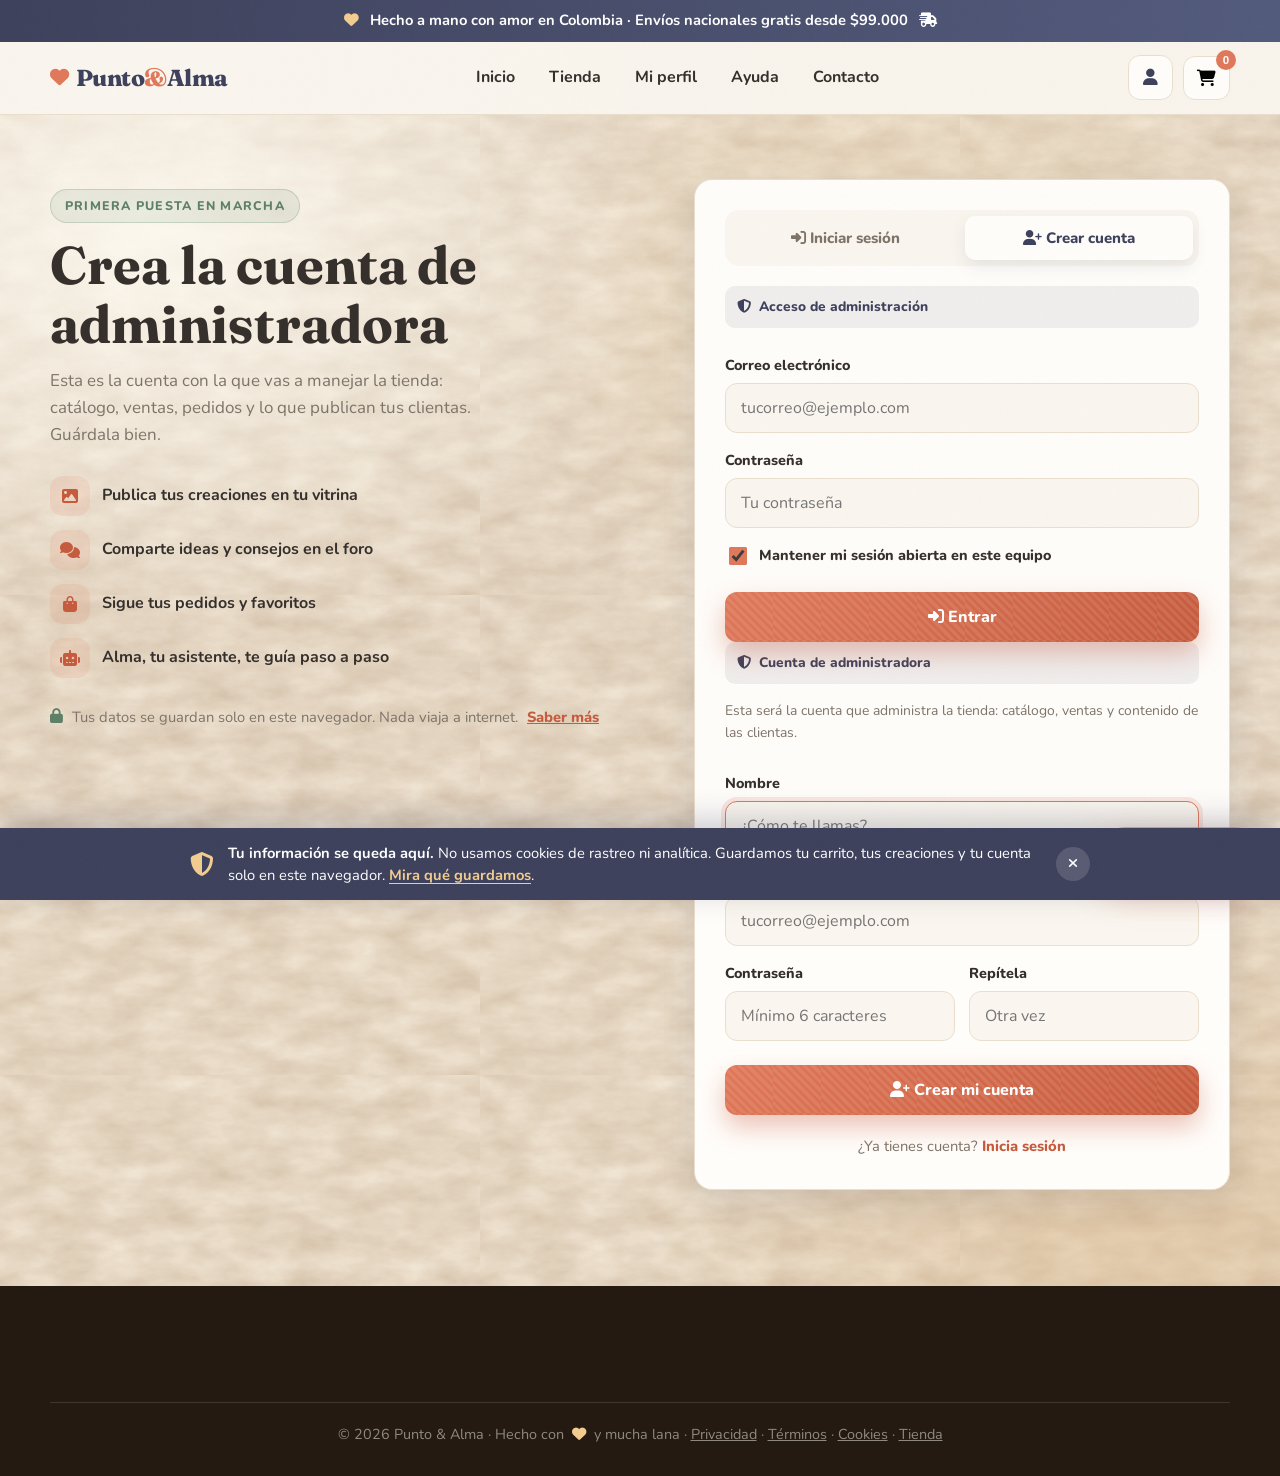
<file: admin.html>
﻿<!doctype html>
<html lang="es">
<head>
  <meta charset="UTF-8">
  <meta name="viewport" content="width=device-width, initial-scale=1">
  <meta name="description" content="Panel de ventas, pedidos y contenido de Punto & Alma.">
  <meta name="robots" content="noindex, nofollow">
  <meta name="theme-color" content="#3d405b">
  <link rel="canonical" href="https://puntoyalma.co/admin.html">
  <meta property="og:type" content="website">
  <meta property="og:site_name" content="Punto & Alma">
  <meta property="og:title" content="Panel de ventas · Punto & Alma">
  <meta property="og:description" content="Estadísticas, pedidos, catálogo y moderación de Punto & Alma.">
  <meta property="og:url" content="https://puntoyalma.co/admin.html">
  <meta property="og:image" content="https://puntoyalma.co/recursos/img/producto-bolso.jpg">
  <meta property="og:locale" content="es_CO">
  <meta name="twitter:card" content="summary">
  <meta name="twitter:title" content="Panel de ventas · Punto & Alma">
  <meta name="twitter:description" content="Estadísticas, pedidos, catálogo y moderación de Punto & Alma.">
  <meta name="twitter:image" content="https://puntoyalma.co/recursos/img/producto-bolso.jpg">
  <title>Panel de ventas · Punto &amp; Alma</title>

  <link rel="icon" href="recursos/favicon.svg" type="image/svg+xml">
  <link rel="preconnect" href="https://fonts.googleapis.com">
  <link rel="preconnect" href="https://fonts.gstatic.com" crossorigin>
  <link href="https://fonts.googleapis.com/css2?family=Fraunces:ital,opsz,wght@0,9..144,400..900;1,9..144,400..900&family=Nunito:ital,wght@0,400;0,600;0,700;0,800;1,400&display=swap" rel="stylesheet">
  <link rel="stylesheet" href="https://cdnjs.cloudflare.com/ajax/libs/font-awesome/6.5.2/css/all.min.css">
  <link rel="stylesheet" href="estilos/style.css">
  <link rel="stylesheet" href="estilos/texturas.css">
  <link rel="stylesheet" href="estilos/admin.css">
  <link rel="stylesheet" href="estilos/tienda.css">
  <link rel="stylesheet" href="estilos/asistente.css">

  <script src="scripts/auth.js"></script>
  <script>
    /* El panel es solo para administración. */
    if (window.PAAuth && !PAAuth.puedeAdmin()) PAAuth.protegerAdmin();
  </script>
</head>
<body>

  <a class="saltar-contenido" href="#contenido">Saltar al contenido</a>

  <!-- Barra de anuncio -->
  <div class="aviso">
    <p><i class="fa-solid fa-chart-line" aria-hidden="true"></i> Panel de ventas · Solo para administración <i class="fa-solid fa-heart" aria-hidden="true"></i></p>
  </div>

  <!-- Encabezado -->
  <header class="encabezado">
    <div class="contenedor barra-superior">
      <a class="marca" href="index.html#inicio"><i class="fa-solid fa-heart" aria-hidden="true"></i> Punto <span>&amp;</span> Alma</a>

      <button class="boton-menu" id="boton-menu" aria-label="Abrir menú" aria-expanded="false"><i class="fa-solid fa-bars" aria-hidden="true"></i></button>

      <nav class="menu" id="menu" aria-label="Menú principal">
        <a href="index.html#inicio">Tienda</a>
        <a href="#resumen">Resumen</a>
        <a href="#pedidos">Pedidos</a>
        <a href="#catalogo">Catálogo</a>
        <a href="#registros">Registros</a>
        <a href="#contenido-sitio">Contenido</a>
        <a href="#comunidad">Comunidad</a>
        <a href="#boletin">Boletín</a>
        <a href="#nube">Nube</a>
        <a href="#asistente">Asistente</a>
      </nav>

      <div class="acciones">
        <a class="usuario" href="perfil.html" aria-label="Mi perfil"><i class="fa-solid fa-user" aria-hidden="true"></i></a>
        <button class="carrito" type="button" aria-label="Abrir el carrito">
          <i class="fa-solid fa-cart-shopping" aria-hidden="true"></i><span class="contador-carrito" id="contador-carrito">0</span>
        </button>
      </div>
    </div>
  </header>

  <main id="contenido" tabindex="-1">

    <!-- Cabecera del panel -->
    <section class="seccion panel-cab" id="inicio-panel">
      <div class="contenedor">
        <div class="panel-titulo">
          <p class="etiqueta">Administración</p>
          <h1>Panel de ventas y contenido</h1>
          <p class="cabecera-nota">Estadísticas, pedidos, catálogo, bitácora de registros, textos de la página, boletín y moderación de lo que publican tus clientas.</p>
        </div>
        <div class="acciones-panel">
          <span class="sesion-admin" id="sesion-admin"></span>
          <button class="boton boton-secundario" id="descargar-csv" type="button"><i class="fa-solid fa-file-csv" aria-hidden="true"></i> Descargar reporte</button>
          <button class="boton boton-secundario" type="button" data-salir><i class="fa-solid fa-right-from-bracket" aria-hidden="true"></i> Cerrar sesión</button>
        </div>
      </div>
    </section>

    <!-- Resumen -->
    <section class="seccion dim" id="resumen">
      <div class="contenedor">
        <div class="stats-panel" id="stats-panel"></div>
      </div>
    </section>

    <!-- Gráficos -->
    <section class="seccion dim" id="graficos">
      <div class="contenedor panel-grid">
        <div class="panel-caja">
          <h2><i class="fa-solid fa-chart-column" aria-hidden="true"></i> Ventas por semana</h2>
          <div class="barras" id="barras-ventas"></div>
        </div>
        <div class="panel-caja">
          <h2><i class="fa-solid fa-medal" aria-hidden="true"></i> Productos más vendidos</h2>
          <ol class="top-productos" id="top-productos"></ol>
        </div>
      </div>
    </section>

    <!-- Pedidos -->
    <section class="seccion dim pedidos" id="pedidos">
      <div class="contenedor">
        <div class="cabecera-seccion reveal">
          <p class="etiqueta">Administra</p>
          <h2>Pedidos y ventas</h2>
          <p class="cabecera-nota">Cambia el estado de cada pedido, elimina registros o agrega una venta manual.</p>
        </div>

        <div class="panel panel-manual reveal">
          <h3><i class="fa-solid fa-plus" aria-hidden="true"></i> Registrar venta manual</h3>
          <form class="form-manual" id="form-manual">
            <input type="text" id="venta-cliente" placeholder="Cliente" maxlength="60" aria-label="Cliente">
            <input type="tel" id="venta-telefono" placeholder="Teléfono" maxlength="20" aria-label="Teléfono">
            <input type="text" id="venta-concepto" placeholder="Producto o concepto" maxlength="80" aria-label="Producto o concepto">
            <input type="number" id="venta-total" placeholder="Total (COP)" min="0" step="1000" aria-label="Total COP">
            <select id="venta-estado" aria-label="Estado de la venta">
              <option value="pagado">Pagado</option>
              <option value="pendiente">Pendiente</option>
            </select>
            <button class="boton" type="submit"><i class="fa-solid fa-check" aria-hidden="true"></i> Registrar</button>
          </form>
        </div>

        <div class="panel panel-tabla reveal">
          <div class="tabla-envoltura" id="tabla-pedidos"></div>
        </div>
      </div>
    </section>

    <!-- Bitácora automática de registros -->
    <section class="seccion dim registros" id="registros">
      <div class="contenedor">
        <div class="cabecera-seccion reveal">
          <p class="etiqueta"><i class="fa-solid fa-fingerprint" aria-hidden="true"></i> Automático</p>
          <h2>Bitácora de registros</h2>
          <p class="cabecera-nota">
            Cada cuenta nueva, cada suscripción al boletín y cada pedido se anotan solos, con su fecha y su
            origen. No hay que llenar nada a mano.
          </p>
        </div>

        <div class="stats-panel" id="registros-stats"></div>

        <div class="panel panel-contenido reveal" style="margin-top:20px">
          <div class="panel-contenido-cab">
            <h3><i class="fa-solid fa-clock-rotate-left" aria-hidden="true"></i> Movimientos anotados</h3>
            <div class="panel-acciones">
              <button class="boton-secundario" id="registros-csv" type="button"><i class="fa-solid fa-file-csv" aria-hidden="true"></i> Descargar CSV</button>
              <button class="boton-secundario" id="registros-vaciar" type="button"><i class="fa-solid fa-broom" aria-hidden="true"></i> Vaciar bitácora</button>
            </div>
          </div>

          <div class="filtros-admin">
            <div class="buscador">
              <i class="fa-solid fa-magnifying-glass" aria-hidden="true"></i>
              <input type="search" id="registros-buscar" placeholder="Buscar por nombre, correo o detalle…" aria-label="Buscar en la bitácora" autocomplete="off">
            </div>
          </div>

          <div class="pestanas" id="registros-pestanas" role="tablist" aria-label="Filtrar la bitácora por tipo">
            <button class="pestana activa" type="button" data-tipo="todos" role="tab" aria-selected="true">Todos</button>
            <button class="pestana" type="button" data-tipo="cuenta" role="tab" aria-selected="false">Cuentas</button>
            <button class="pestana" type="button" data-tipo="boletin" role="tab" aria-selected="false">Boletín</button>
            <button class="pestana" type="button" data-tipo="pedido" role="tab" aria-selected="false">Pedidos</button>
          </div>

          <div class="tabla-envoltura registros-tabla" id="tabla-registros"></div>

          <p class="nota-pie-contenido">
            <i class="fa-solid fa-circle-info" aria-hidden="true"></i>
            Aquí se guarda nombre, correo y un resumen. <b>Nunca</b> contraseñas ni claves de la API.
            La bitácora vive en <b>este navegador</b> y conserva los últimos 600 movimientos.
          </p>
        </div>
      </div>
    </section>

    <!-- Catálogo y contenido de usuarios -->
    <section class="seccion dim contenido" id="catalogo">
      <div class="contenedor">
        <div class="cabecera-seccion reveal">
          <p class="etiqueta">Contenido</p>
          <h2>Catálogo y moderación</h2>
          <p class="cabecera-nota">
            Agrega, edita o quita productos sin tocar una línea de código, y revisa lo que publican tus clientas.
          </p>
        </div>

        <!-- Productos -->
        <div class="panel panel-contenido reveal">
          <div class="panel-contenido-cab">
            <h3><i class="fa-solid fa-box-open" aria-hidden="true"></i> Productos</h3>
            <div class="panel-acciones">
              <button class="boton-secundario" id="exportar-catalogo" type="button" title="Descargar un respaldo">
                <i class="fa-solid fa-download" aria-hidden="true"></i> Exportar
              </button>
              <button class="boton-secundario" id="importar-catalogo" type="button" title="Restaurar desde un respaldo">
                <i class="fa-solid fa-upload" aria-hidden="true"></i> Importar
              </button>
              <input type="file" id="archivo-catalogo" accept="application/json,.json" hidden>
              <button class="boton" id="nuevo-producto" type="button">
                <i class="fa-solid fa-circle-plus" aria-hidden="true"></i> Nuevo producto
              </button>
            </div>
          </div>

          <div class="filtros-admin">
            <div class="buscador">
              <i class="fa-solid fa-magnifying-glass" aria-hidden="true"></i>
              <input type="search" id="buscar-admin" placeholder="Buscar producto por nombre o categoría…" aria-label="Buscar producto en el panel">
            </div>
            <div class="pestanas" id="pestanas-catalogo" role="tablist">
              <button class="pestana activa" type="button" data-vista="todos" role="tab" aria-selected="true">Todos</button>
              <button class="pestana" type="button" data-vista="nuevos" role="tab" aria-selected="false">Nuevos</button>
              <button class="pestana" type="button" data-vista="editados" role="tab" aria-selected="false">Editados</button>
              <button class="pestana" type="button" data-vista="eliminados" role="tab" aria-selected="false">Eliminados</button>
            </div>
          </div>

          <p class="aviso-edicion" id="aviso-edicion" hidden>
            <i class="fa-solid fa-triangle-exclamation" aria-hidden="true"></i>
            Tu catálogo tiene cambios guardados en este navegador.
            <button type="button" id="restaurar-catalogo">Restaurar catálogo original</button>
          </p>

          <div class="lista-productos-admin" id="lista-productos-admin"></div>
        </div>

        <!-- Moderación -->
        <div class="panel-grid reveal" style="margin-top:20px">
          <div class="panel-caja">
            <div class="panel-contenido-cab">
              <h3><i class="fa-solid fa-images" aria-hidden="true"></i> Creaciones de clientas</h3>
              <button class="boton-secundario" id="vaciar-creaciones" type="button">Vaciar</button>
            </div>
            <div class="lista-moderacion" id="lista-creaciones"></div>
          </div>

          <div class="panel-caja">
            <div class="panel-contenido-cab">
              <h3><i class="fa-solid fa-comments" aria-hidden="true"></i> Publicaciones del foro</h3>
              <button class="boton-secundario" id="vaciar-foro" type="button">Vaciar</button>
            </div>
            <div class="lista-moderacion" id="lista-foro"></div>
          </div>
        </div>

        <p class="nota-pie-contenido">
          <i class="fa-solid fa-circle-info" aria-hidden="true"></i>
          Las creaciones y publicaciones que ves aquí son las guardadas en <b>este navegador</b>.
          Para que las vea toda la tienda hace falta un servidor: mira la guía
          <a href="ayuda.html#tecnico">“Cómo está hecha la página”</a>.
        </p>
      </div>
    </section>

    <!-- Contenido del sitio -->
    <section class="seccion dim contenido-sitio" id="contenido-sitio">
      <div class="contenedor">
        <div class="cabecera-seccion reveal">
          <p class="etiqueta"><i class="fa-solid fa-sliders" aria-hidden="true"></i> La página</p>
          <h2>Contenido del sitio</h2>
          <p class="cabecera-nota">
            Cambia los textos de la portada, apaga las secciones que no quieras mostrar y decide qué
            productos pasan en la imagen del titular y a qué velocidad.
          </p>
        </div>

        <form id="form-contenido">
          <div class="panel-grid">
            <div class="panel-caja">
              <h2><i class="fa-solid fa-images" aria-hidden="true"></i> Carrusel del titular</h2>

              <div class="interruptor-ia" style="margin-bottom:14px">
                <label class="switch-envoltura" for="hero-activo">
                  <input type="checkbox" id="hero-activo">
                  <span class="interruptor" aria-hidden="true"></span>
                  Pasar los productos en la imagen
                </label>
              </div>

              <div class="interruptor-ia" style="margin-bottom:14px">
                <label class="switch-envoltura" for="hero-autoplay">
                  <input type="checkbox" id="hero-autoplay">
                  <span class="interruptor" aria-hidden="true"></span>
                  Que avance solo
                </label>
                <label class="switch-envoltura" for="hero-nombre">
                  <input type="checkbox" id="hero-nombre">
                  <span class="interruptor" aria-hidden="true"></span>
                  Poner el nombre
                </label>
                <label class="switch-envoltura" for="hero-precio">
                  <input type="checkbox" id="hero-precio">
                  <span class="interruptor" aria-hidden="true"></span>
                  Poner el precio
                </label>
              </div>

              <div class="campo-form" style="margin-bottom:14px">
                <label for="hero-ms">Velocidad de cambio <b id="hero-ms-valor">3.2 s</b></label>
                <input type="range" id="hero-ms" min="1200" max="9000" step="200" value="3200">
                <small>Más bajo = más rápido. El mínimo son 1,2 s para que se vea bien.</small>
              </div>

              <div class="campo-form" style="margin-bottom:16px">
                <label for="hero-orden">Orden en que pasan</label>
                <select id="hero-orden"></select>
              </div>

              <p class="modal-rotulo">Productos que sí pasan</p>
              <div class="lista-check" id="hero-productos"></div>
              <p class="nota-pie-contenido" style="margin-top:14px">
                <i class="fa-solid fa-circle-info" aria-hidden="true"></i>
                Si destapas los once, la portada muestra los once. Si dejas el carrusel apagado,
                vuelve la foto fija de las manos tejiendo.
              </p>
            </div>

            <div class="panel-caja">
              <h2><i class="fa-solid fa-toggle-on" aria-hidden="true"></i> Secciones visibles</h2>
              <p class="cabecera-nota" style="margin-bottom:14px">
                Desmarca lo que quieras esconder por un tiempo. El titular y los productos no se pueden
                apagar porque son el corazón de la tienda.
              </p>
              <div class="lista-check" id="lista-secciones"></div>
            </div>
          </div>

          <div class="panel panel-contenido reveal" style="margin-top:20px">
            <div class="panel-contenido-cab">
              <h3><i class="fa-solid fa-pen" aria-hidden="true"></i> Textos de la portada</h3>
              <span class="estado-ia" id="contenido-estado">Sin cambios</span>
            </div>

            <p class="nota-pie-contenido" style="margin:0 0 18px">
              <i class="fa-solid fa-circle-info" aria-hidden="true"></i>
              Lo que dejes en blanco usa el texto que está en el código. En los titulares, un salto de
              línea se convierte en un salto de línea en la página.
            </p>

            <div class="form-rejilla" id="lista-textos"></div>

            <div class="acciones-panel" style="margin-top:20px">
              <button class="boton" type="submit"><i class="fa-solid fa-floppy-disk" aria-hidden="true"></i> Guardar contenido</button>
              <button class="boton-secundario" type="button" id="contenido-restaurar"><i class="fa-solid fa-rotate-left" aria-hidden="true"></i> Restaurar todo al original</button>
              <a class="boton-secundario" href="index.html#inicio" target="_blank" rel="noopener"><i class="fa-solid fa-eye" aria-hidden="true"></i> Ver la página</a>
            </div>
          </div>
        </form>
      </div>
    </section>

    <!-- Comunidad: cuentas y autoría -->
    <section class="seccion dim comunidad" id="comunidad">
      <div class="contenedor">
        <div class="cabecera-seccion reveal">
          <p class="etiqueta">Comunidad</p>
          <h2>Usuarias y quién subió cada cosa</h2>
          <p class="cabecera-nota">
            Cada cuenta con sus creaciones y publicaciones. Desde aquí también puedes dar acceso de
            administración a otra persona de confianza.
          </p>
        </div>

        <div class="stats-panel" id="comunidad-stats"></div>

        <div class="panel panel-tabla reveal" style="margin-top:20px">
          <div class="tabla-envoltura" id="tabla-usuarios"></div>
        </div>

        <p class="nota-pie-contenido">
          <i class="fa-solid fa-circle-info" aria-hidden="true"></i>
          Las cuentas viven en <b>este navegador</b>. Para que alguien entre desde otro equipo hace
          falta un servidor con autenticación real: mira la guía
          <a href="ayuda.html#cuentas">Cuentas e inicio de sesión</a>.
        </p>
      </div>
    </section>

    <!-- Boletín y clientas -->
    <section class="seccion dim boletin-panel" id="boletin">
      <div class="contenedor">
        <div class="cabecera-seccion reveal">
          <p class="etiqueta"><i class="fa-solid fa-envelope" aria-hidden="true"></i> Contacto</p>
          <h2>Boletín y clientas</h2>
          <p class="cabecera-nota">
            Quién se suscribió al boletín, qué correos ya tienen cuenta y cuántas clientas han comprado.
          </p>
        </div>

        <div class="stats-panel" id="boletin-stats"></div>

        <div class="panel panel-manual reveal" style="margin-top:20px">
          <h3><i class="fa-solid fa-user-plus" aria-hidden="true"></i> Agregar un correo al boletín</h3>
          <form class="form-manual" id="form-boletin-admin">
            <input type="email" id="boletin-correo" placeholder="cliente@correo.com" required aria-label="Correo para el boletín">
            <button class="boton" type="submit"><i class="fa-solid fa-check" aria-hidden="true"></i> Suscribir</button>
          </form>
        </div>

        <div class="panel panel-tabla reveal" style="margin-top:20px">
          <div class="panel-contenido-cab panel-contenido-cab-suelta">
            <h3><i class="fa-solid fa-address-book" aria-hidden="true"></i> Suscriptores del boletín</h3>
            <div class="panel-acciones">
              <button class="boton-secundario" id="boletin-csv" type="button"><i class="fa-solid fa-file-csv" aria-hidden="true"></i> Descargar CSV</button>
            </div>
          </div>

          <div class="filtros-admin filtros-sueltos">
            <div class="buscador">
              <i class="fa-solid fa-magnifying-glass" aria-hidden="true"></i>
              <input type="search" id="boletin-buscar" placeholder="Buscar un correo…" aria-label="Buscar en los suscriptores" autocomplete="off">
            </div>
          </div>

          <div class="tabla-envoltura tabla-suelta" id="tabla-boletin"></div>
        </div>

        <div class="panel panel-tabla reveal" style="margin-top:20px">
          <div class="panel-contenido-cab panel-contenido-cab-suelta">
            <h3><i class="fa-solid fa-users" aria-hidden="true"></i> Clientas: cuentas y compras</h3>
            <div class="panel-acciones">
              <button class="boton-secundario" id="clientas-csv" type="button"><i class="fa-solid fa-file-csv" aria-hidden="true"></i> Descargar CSV</button>
            </div>
          </div>

          <div class="tabla-envoltura tabla-suelta" id="tabla-clientas"></div>
        </div>

        <p class="nota-pie-contenido">
          <i class="fa-solid fa-circle-info" aria-hidden="true"></i>
          Los correos salen del formulario de la portada y de la ficha de cada producto. Se cruzan con las
          cuentas y con los pedidos, así ves de un vistazo quién ya compró y quién todavía no.
        </p>
      </div>
    </section>

    <!-- Base de datos en la nube -->
    <section class="seccion dim" id="nube">
      <div class="contenedor">
        <div class="cabecera-seccion reveal">
          <p class="etiqueta"><i class="fa-solid fa-cloud" aria-hidden="true"></i> Automático</p>
          <h2>Base de datos en la nube</h2>
          <p class="cabecera-nota">
            Todo lo del panel —clientas, pedidos, boletín, bitácora, creaciones, foro,
            catálogo y contenido— se guarda solo en la nube cada vez que algo cambia.
          </p>
        </div>

        <div class="panel panel-contenido reveal">
          <div class="panel-contenido-cab">
            <h3><i class="fa-solid fa-database" aria-hidden="true"></i> Conexión con Supabase</h3>
            <span class="estado-ia" id="nube-estado">Solo local</span>
          </div>

          <form class="form-ia" id="form-nube">
            <div class="interruptor-ia">
              <label class="switch-envoltura" for="nube-auto">
                <input type="checkbox" id="nube-auto" checked>
                <span class="interruptor" aria-hidden="true"></span>
                Guardado automático
              </label>
              <p id="nube-detalle">Solo en este navegador · pega tu URL y API key abajo.</p>
            </div>

            <div class="campos-ia">
              <div class="campo-ia">
                <label for="nube-url">URL del proyecto</label>
                <input type="url" id="nube-url" placeholder="https://tu-proyecto.supabase.co" autocomplete="off">
              </div>
              <div class="campo-ia">
                <label for="nube-anon">API key pública (anon)</label>
                <input type="password" id="nube-anon" placeholder="eyJhbGciOi..." autocomplete="off">
              </div>
              <div class="campo-ia">
                <label for="nube-tabla">Tabla</label>
                <input type="text" id="nube-tabla" placeholder="tienda_datos" autocomplete="off">
              </div>
            </div>

            <div class="acciones-panel">
              <button class="boton" type="submit"><i class="fa-solid fa-floppy-disk" aria-hidden="true"></i> Conectar y guardar</button>
              <button class="boton-secundario" id="nube-sincronizar" type="button"><i class="fa-solid fa-rotate" aria-hidden="true"></i> Sincronizar ahora</button>
              <button class="boton-secundario" id="nube-bajar" type="button"><i class="fa-solid fa-cloud-arrow-down" aria-hidden="true"></i> Bajar de la nube</button>
              <button class="boton-secundario" id="nube-desconectar" type="button"><i class="fa-solid fa-plug-circle-xmark" aria-hidden="true"></i> Desconectar</button>
            </div>

            <p class="alerta-clave">
              <i class="fa-solid fa-lock" aria-hidden="true"></i>
              La key se guarda solo en este navegador y viaja directo a tu proyecto.
              Usa la clave pública (anon), nunca la service_role.
            </p>
          </form>

          <p class="nota-pie-contenido">
            <i class="fa-solid fa-circle-info" aria-hidden="true"></i>
            Para crear la tabla: entra a Supabase → SQL Editor → pega el archivo
            <b>supabase.sql</b> que viene con la página → Run. Luego pega aquí la URL
            (Settings → Data API) y la anon key. Desde ese momento cada cuenta,
            pedido y suscripción se guarda solo, también desde el celular de tus clientas.
          </p>
        </div>
      </div>
    </section>

    <!-- Asistente IA -->
    <section class="seccion dim" id="asistente">
      <div class="contenedor">
        <div class="cabecera-seccion reveal">
          <p class="etiqueta"><i class="fa-solid fa-robot" aria-hidden="true"></i> Automatización</p>
          <h2>Asistente de IA</h2>
          <p class="cabecera-nota">
            “Alma” ya funciona sin internet con el catálogo y las guías de esta página.
            Si quieres respuestas mas elaboradas, conecta un modelo real.
          </p>
        </div>

        <div class="panel panel-contenido reveal">
          <div class="panel-contenido-cab">
            <h3><i class="fa-solid fa-plug" aria-hidden="true"></i> Conexión con un modelo de IA</h3>
            <span class="estado-ia" id="estado-ia">Modo local</span>
          </div>

          <form class="form-ia" id="form-ia">
            <div class="interruptor-ia">
              <label class="switch-envoltura" for="ia-remoto">
                <input type="checkbox" id="ia-remoto">
                <span class="interruptor" aria-hidden="true"></span>
                Usar IA real
              </label>
              <p id="ia-estado-texto">El asistente responde con su base local de catálogo y guías.</p>
            </div>

            <div class="campos-ia">
              <div class="campo-ia">
                <label for="ia-endpoint">Endpoint (compatible con /chat/completions)</label>
                <input type="url" id="ia-endpoint" placeholder="https://api.misproveedor.com/v1/chat/completions" autocomplete="off">
              </div>
              <div class="campo-ia">
                <label for="ia-clave">Clave de la API</label>
                <input type="password" id="ia-clave" placeholder="sk-..." autocomplete="off">
              </div>
              <div class="campo-ia">
                <label for="ia-modelo">Modelo</label>
                <input type="text" id="ia-modelo" placeholder="gpt-4o-mini" autocomplete="off">
              </div>
            </div>

            <div class="acciones-panel">
              <button class="boton" type="submit"><i class="fa-solid fa-floppy-disk" aria-hidden="true"></i> Guardar configuración</button>
              <button class="boton-secundario" id="probar-ia" type="button"><i class="fa-solid fa-paper-plane" aria-hidden="true"></i> Probar</button>
              <a class="boton-secundario" href="ayuda.html#ia-real">Ver la guía completa</a>
            </div>

            <p class="alerta-clave">
              <i class="fa-solid fa-lock" aria-hidden="true"></i>
              La clave se guarda solo en este navegador y viaja directo de tu computador al proveedor.
              No la pongas en un equipo compartido y no la subas a GitHub.
            </p>
          </form>
        </div>
      </div>
    </section>

  </main>

  <!-- Pie de página -->
  <footer class="pie">
    <div class="contenedor pie-legal">
      <p>© 2026 Punto &amp; Alma ·
        <a href="privacidad.html">Privacidad</a> · <a href="terminos.html">Términos</a> · <a href="cookies.html">Cookies</a> ·
        <a href="index.html">Volver a la tienda</a></p>
    </div>
  </footer>

  <!-- Aviso -->
  <div class="toast" id="toast" role="status" aria-live="polite" hidden><i class="fa-solid fa-circle-check" aria-hidden="true"></i> ¡Listo!</div>

  <!-- Editor de producto -->
  <div class="modal" id="modal-producto" hidden>
    <div class="modal-caja modal-ancho" role="dialog" aria-modal="true" aria-labelledby="modal-producto-titulo">
      <button class="modal-cerrar" id="cerrar-producto" type="button" aria-label="Cerrar"><i class="fa-solid fa-xmark" aria-hidden="true"></i></button>

      <h2 id="modal-producto-titulo">Nuevo producto</h2>
      <p class="modal-pie-nota">Los cambios aparecen al instante en la tienda, la ficha y el carrito.</p>

      <form id="form-producto">
        <div class="form-rejilla">
          <div class="campo-form">
            <label for="p-id">Identificador (id)</label>
            <input type="text" id="p-id" placeholder="se arma solo del nombre" maxlength="60">
            <small>Es la parte de la dirección: producto.html?id=<b>esto</b></small>
          </div>
          <div class="campo-form">
            <label for="p-nombre">Nombre</label>
            <input type="text" id="p-nombre" required maxlength="80" placeholder="Pulpo Sensorial">
          </div>
          <div class="campo-form">
            <label for="p-categoria">Categoría</label>
            <input type="text" id="p-categoria" list="lista-categorias" maxlength="40" placeholder="Amigurumi">
            <datalist id="lista-categorias"></datalist>
          </div>
          <div class="campo-form">
            <label for="p-tipo">Tipo</label>
            <select id="p-tipo">
              <option value="fisico">Físico (se envía)</option>
              <option value="digital">Digital (se descarga)</option>
            </select>
          </div>
          <div class="campo-form">
            <label for="p-precio">Precio (COP)</label>
            <input type="number" id="p-precio" min="0" step="500" required placeholder="84900">
          </div>
          <div class="campo-form">
            <label for="p-precio-antes">Precio anterior (opcional)</label>
            <input type="number" id="p-precio-antes" min="0" step="500" placeholder="179900">
          </div>
          <div class="campo-form">
            <label for="p-rating">Calificación (1-5)</label>
            <input type="number" id="p-rating" min="1" max="5" step="1" value="5">
          </div>
          <div class="campo-form">
            <label for="p-resenas">Número de reseñas</label>
            <input type="number" id="p-resenas" min="0" step="1" value="0">
          </div>
          <div class="campo-form">
            <label for="p-insignia">Etiqueta</label>
            <select id="p-insignia">
              <option value="">Sin etiqueta</option>
              <option value="Nuevo">Nuevo</option>
              <option value="Más vendido">Más vendido</option>
              <option value="Edición">Edición limitada</option>
              <option value="Digital">Digital</option>
              <option value="Kit">Kit</option>
              <option value="Lanas">Lanas</option>
              <option value="__otro">Otra…</option>
            </select>
          </div>
          <div class="campo-form" id="campo-insignia-otro" hidden>
            <label for="p-insignia-otro">Escribe la etiqueta</label>
            <input type="text" id="p-insignia-otro" maxlength="20" placeholder="Rebaja">
          </div>
          <div class="campo-form">
            <label for="p-stock">Disponibilidad</label>
            <input type="text" id="p-stock" maxlength="40" placeholder="Solo quedan 4">
          </div>
          <div class="campo-form">
            <label for="p-imagen">Ruta de la imagen</label>
            <input type="text" id="p-imagen" maxlength="200" placeholder="recursos/img/producto-ovillos.jpg">
            <small>Ejemplos: <code>recursos/img/producto-ovillos.jpg</code></small>
          </div>
          <div class="campo-form campo-previa">
            <p class="modal-rotulo">Vista previa</p>
            <img id="previa-producto" alt="Vista previa de la imagen del producto" src="recursos/img/producto-ovillos.jpg">
          </div>
        </div>

        <div class="campo-form campo-ancho">
          <label for="p-imagenes">Galería (rutas separadas por coma)</label>
          <input type="text" id="p-imagenes" maxlength="600" placeholder="recursos/img/a.jpg, recursos/img/b.jpg">
        </div>

        <div class="campo-form campo-ancho">
          <label for="p-descripcion">Descripción</label>
          <textarea id="p-descripcion" rows="3" maxlength="600" placeholder="Cuenta qué es, de qué está hecha y por qué es especial."></textarea>
        </div>

        <div class="form-rejilla">
          <div class="campo-form">
            <label for="p-beneficios">Beneficios (uno por línea)</label>
            <textarea id="p-beneficios" rows="4" placeholder="Algodón hipoalergénico&#10;Ojos bordados a mano"></textarea>
          </div>
          <div class="campo-form">
            <label for="p-detalles">Especificaciones (una por línea)</label>
            <textarea id="p-detalles" rows="4" placeholder="Alto: 28 cm&#10;Hecho en Manizales"></textarea>
          </div>
          <div class="campo-form">
            <label for="p-cuidados">Cuidados</label>
            <textarea id="p-cuidados" rows="4" placeholder="Lavar a mano con agua fría."></textarea>
          </div>
          <div class="campo-form">
            <label for="p-envio">Envío</label>
            <textarea id="p-envio" rows="4" placeholder="Listo para despachar en 24-72 h."></textarea>
          </div>
        </div>

        <div class="modal-acciones">
          <button class="boton-secundario" id="cancelar-producto" type="button">Cancelar</button>
          <button class="boton" type="submit"><i class="fa-solid fa-check" aria-hidden="true"></i> Guardar producto</button>
        </div>
      </form>
    </div>
  </div>

  <script src="scripts/sitio.js" defer></script>
  <script src="scripts/catalogo.js" defer></script>
  <script src="scripts/contenido.js" defer></script>
  <script src="scripts/db.js" defer></script>
  <script src="scripts/comun.js" defer></script>
  <script src="scripts/registro.js" defer></script>
  <script src="scripts/carrito.js" defer></script>
  <script src="scripts/ia.js" defer></script>
  <script src="scripts/asistente.js" defer></script>
  <script src="scripts/admin.js" defer></script>
</body>
</html>
</file>
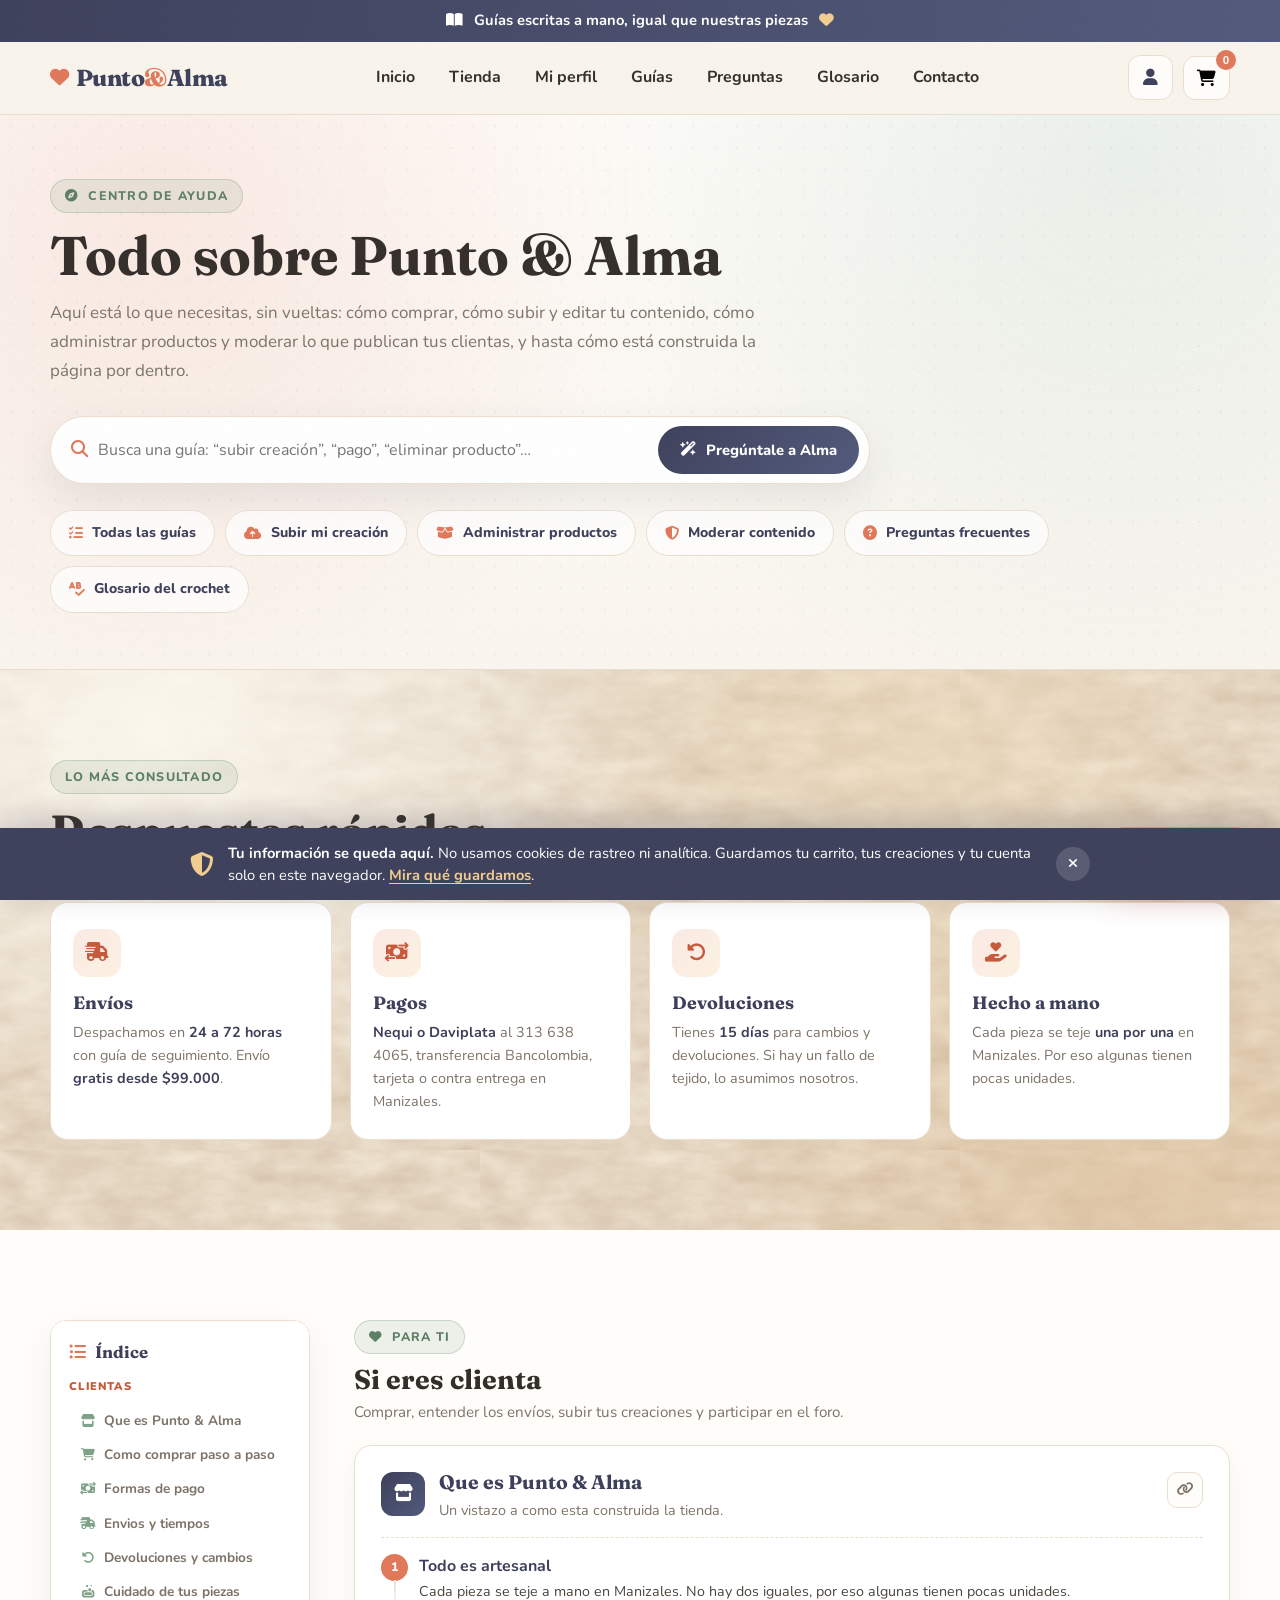
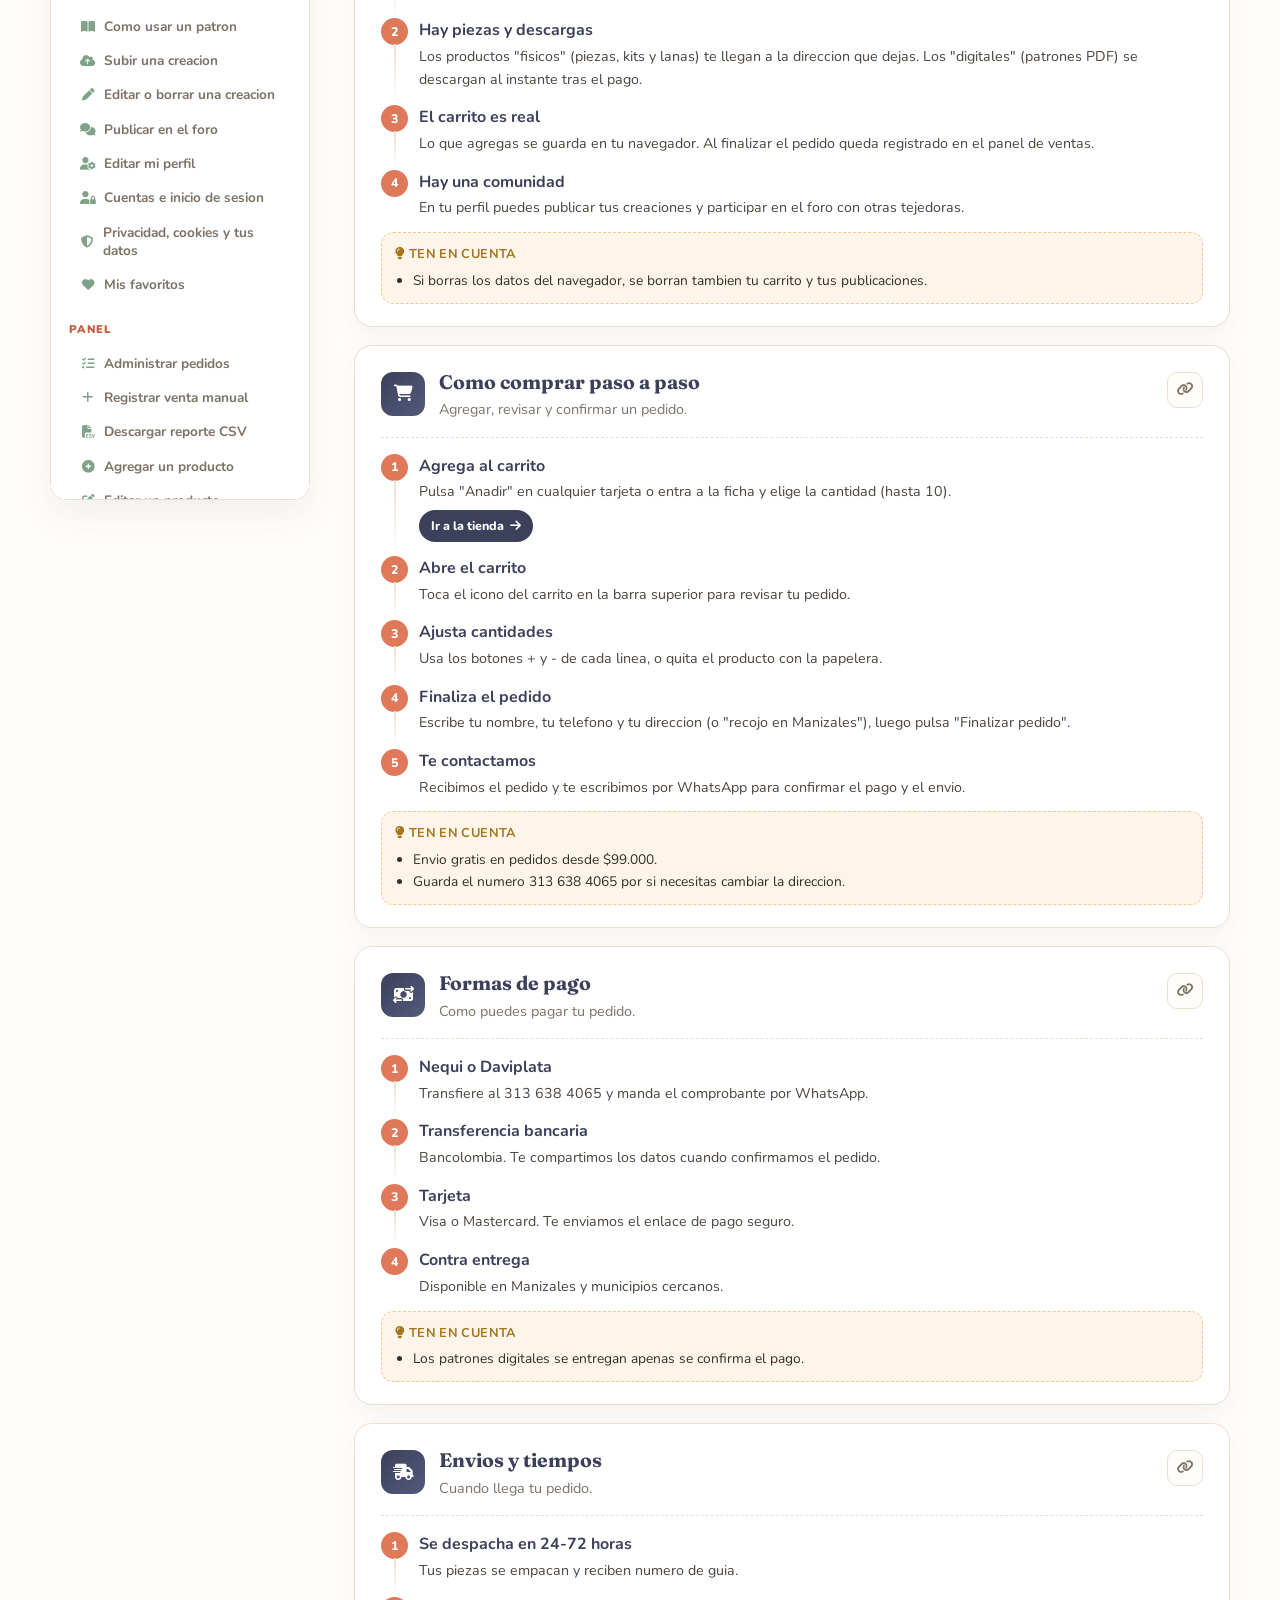
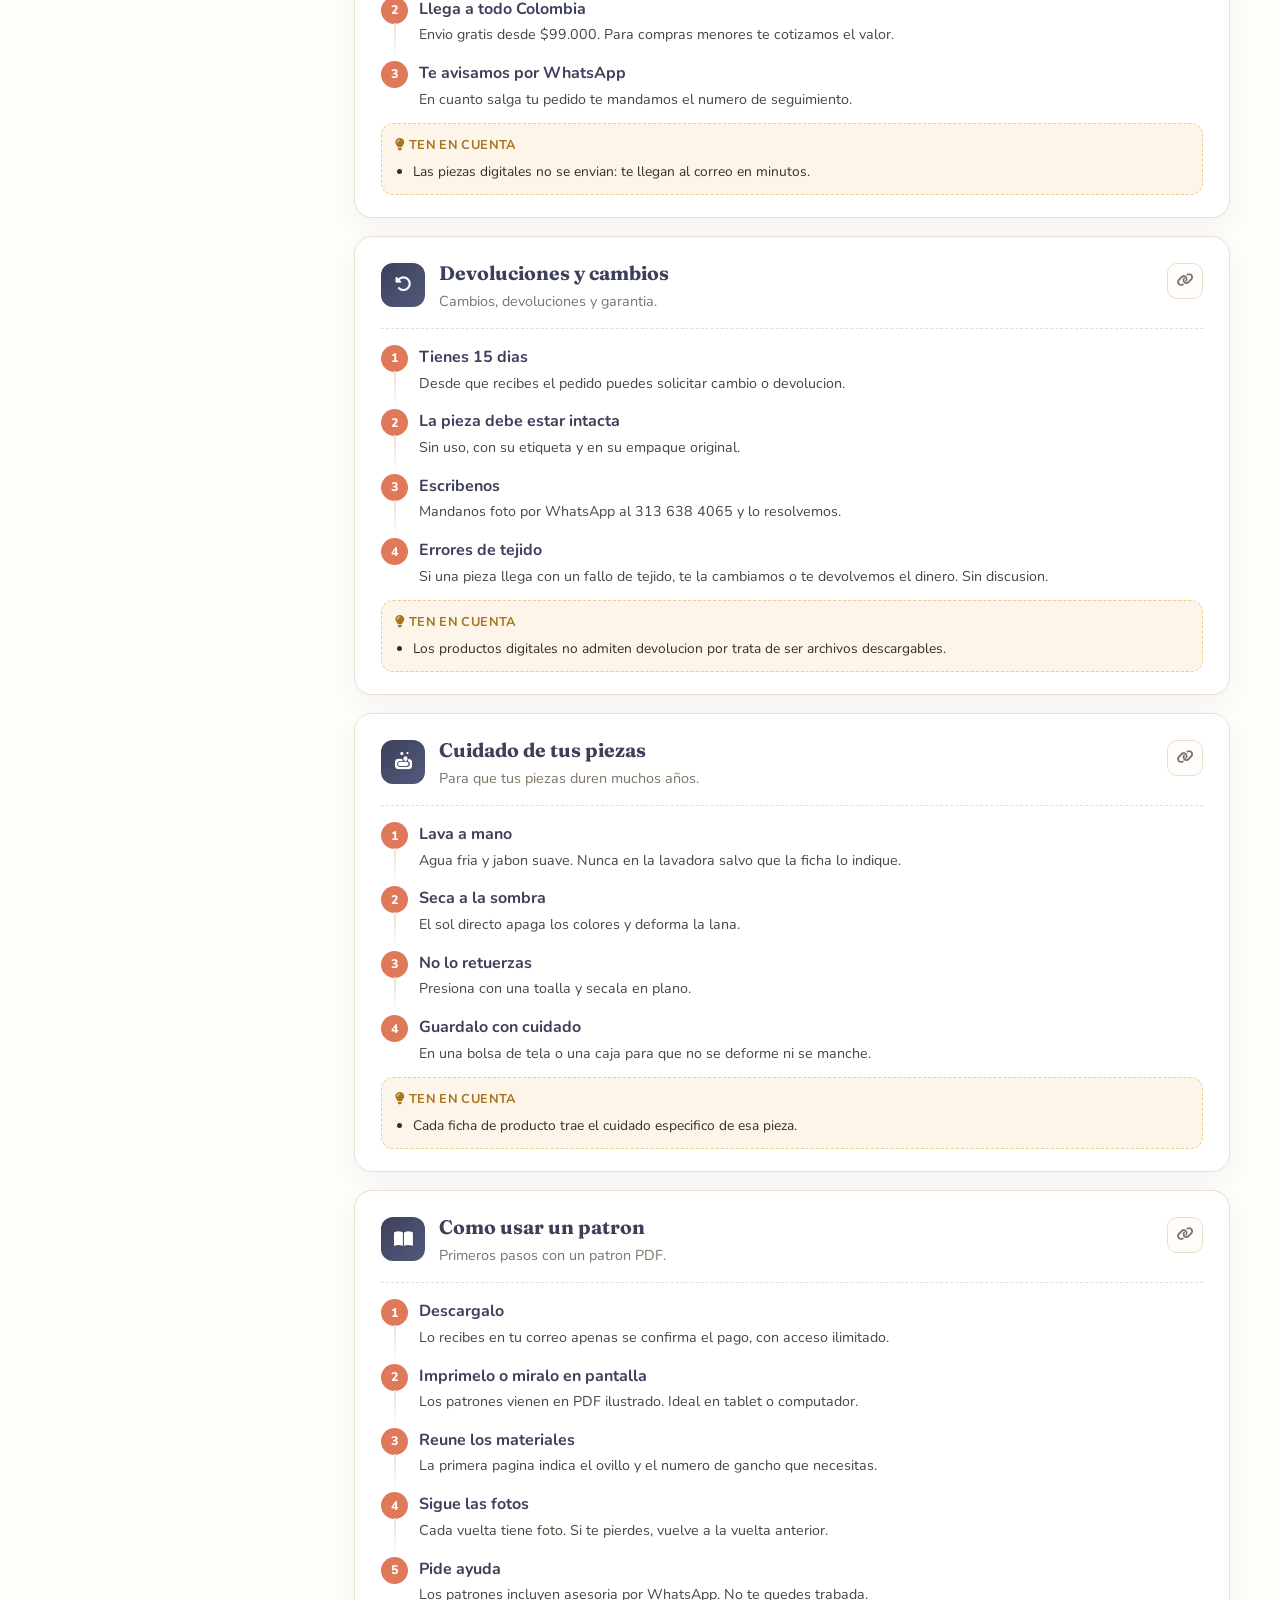
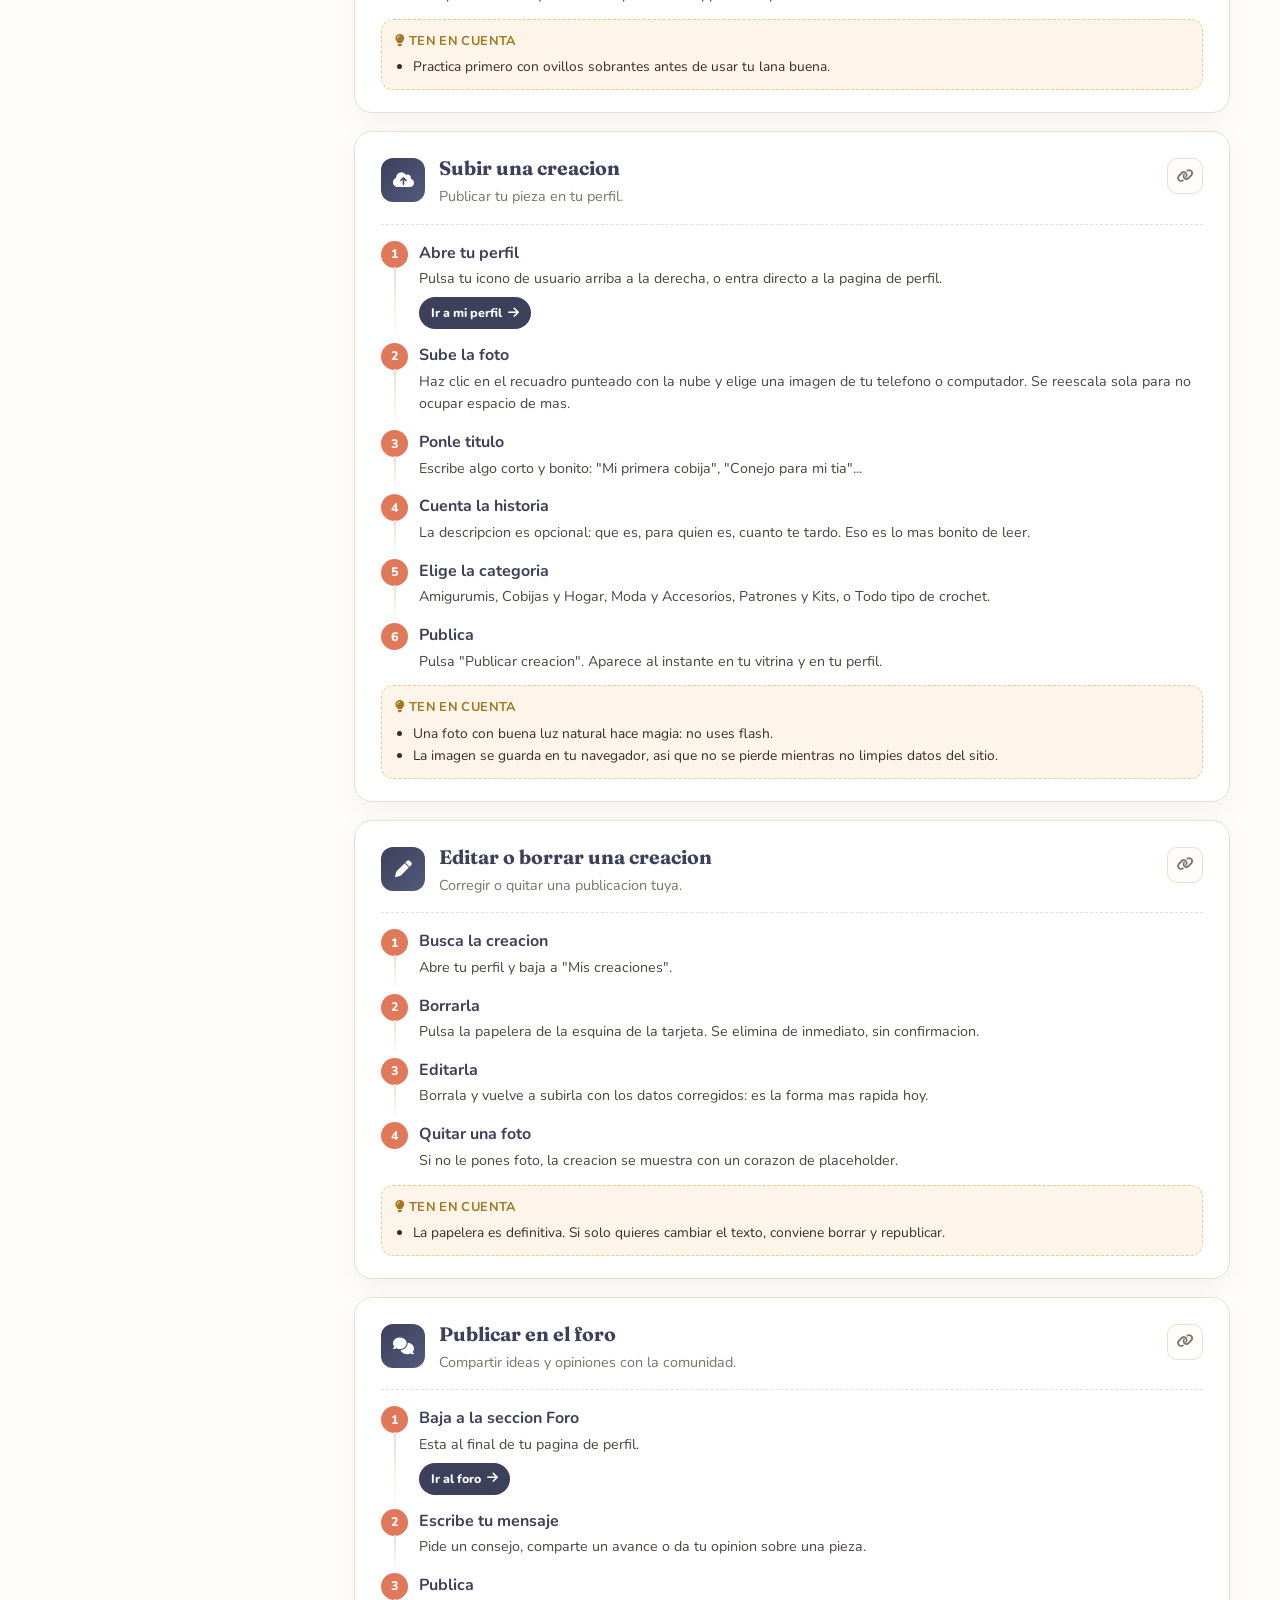
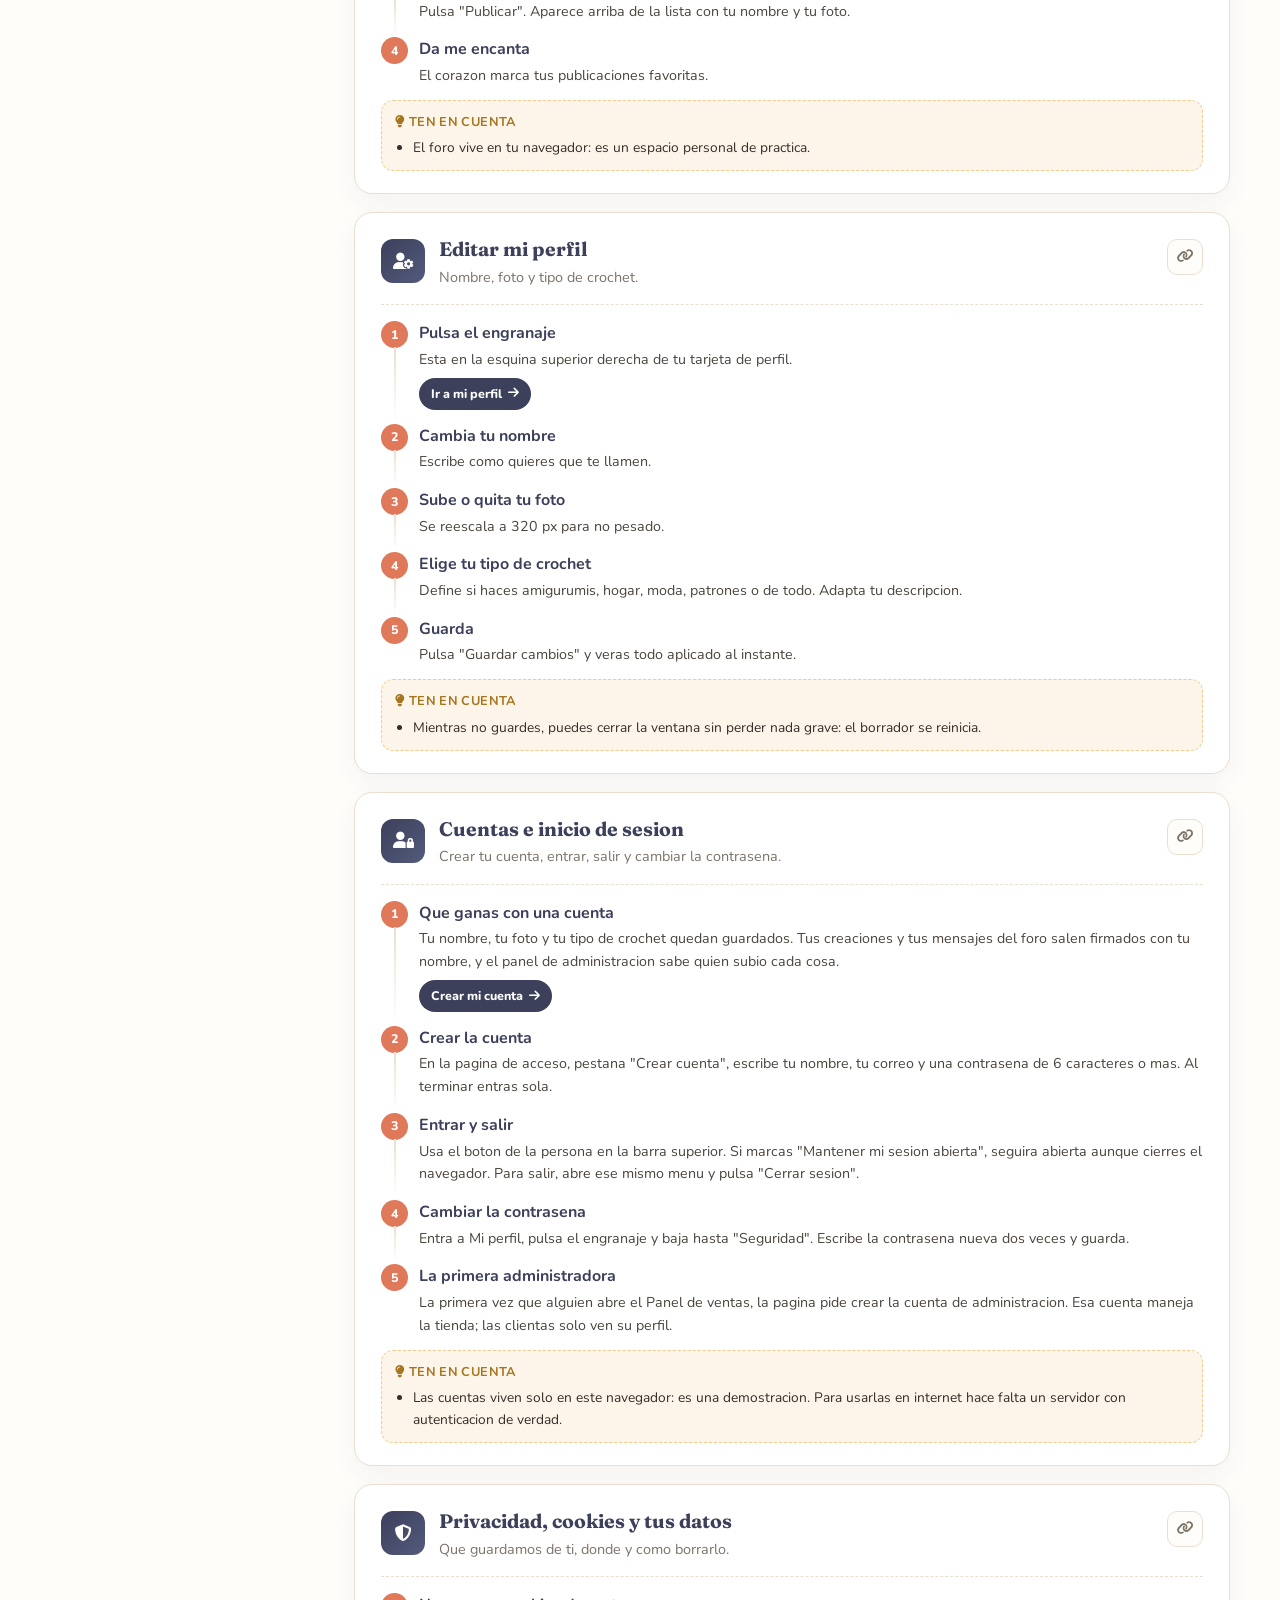
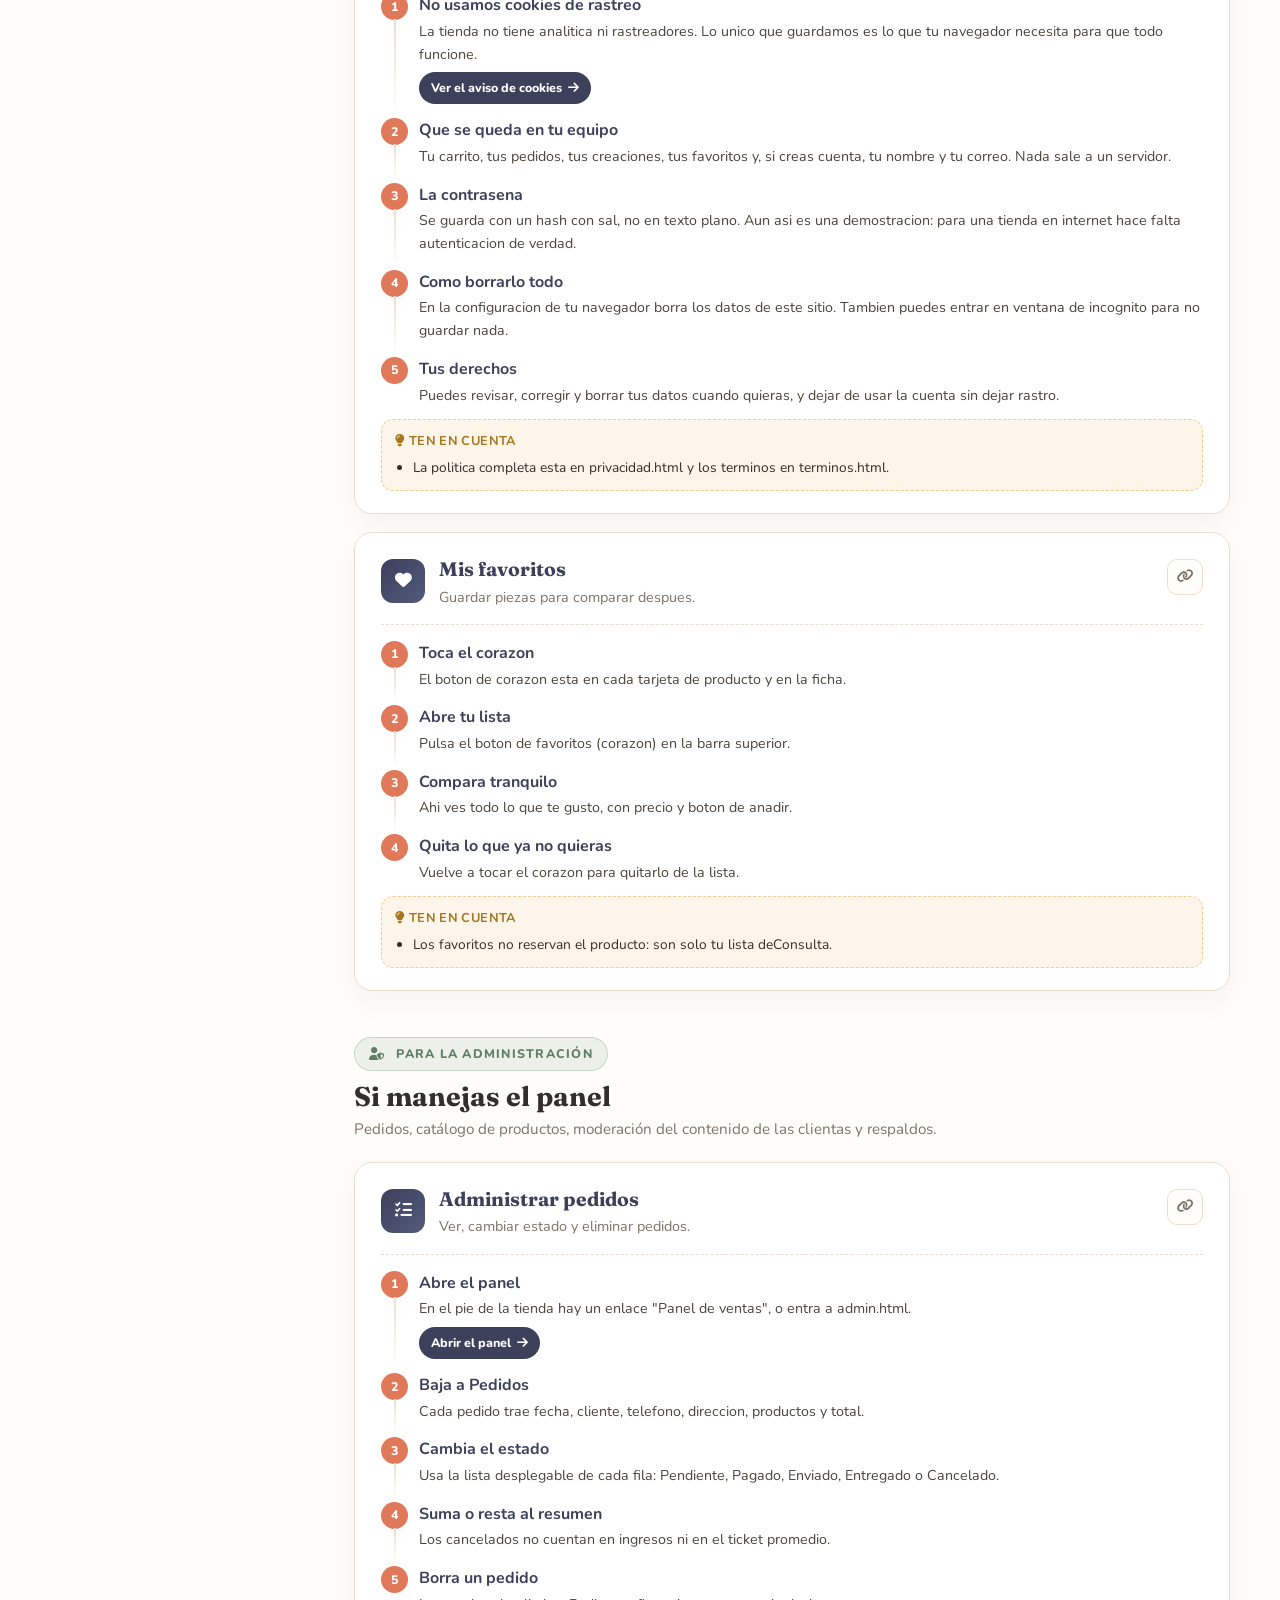
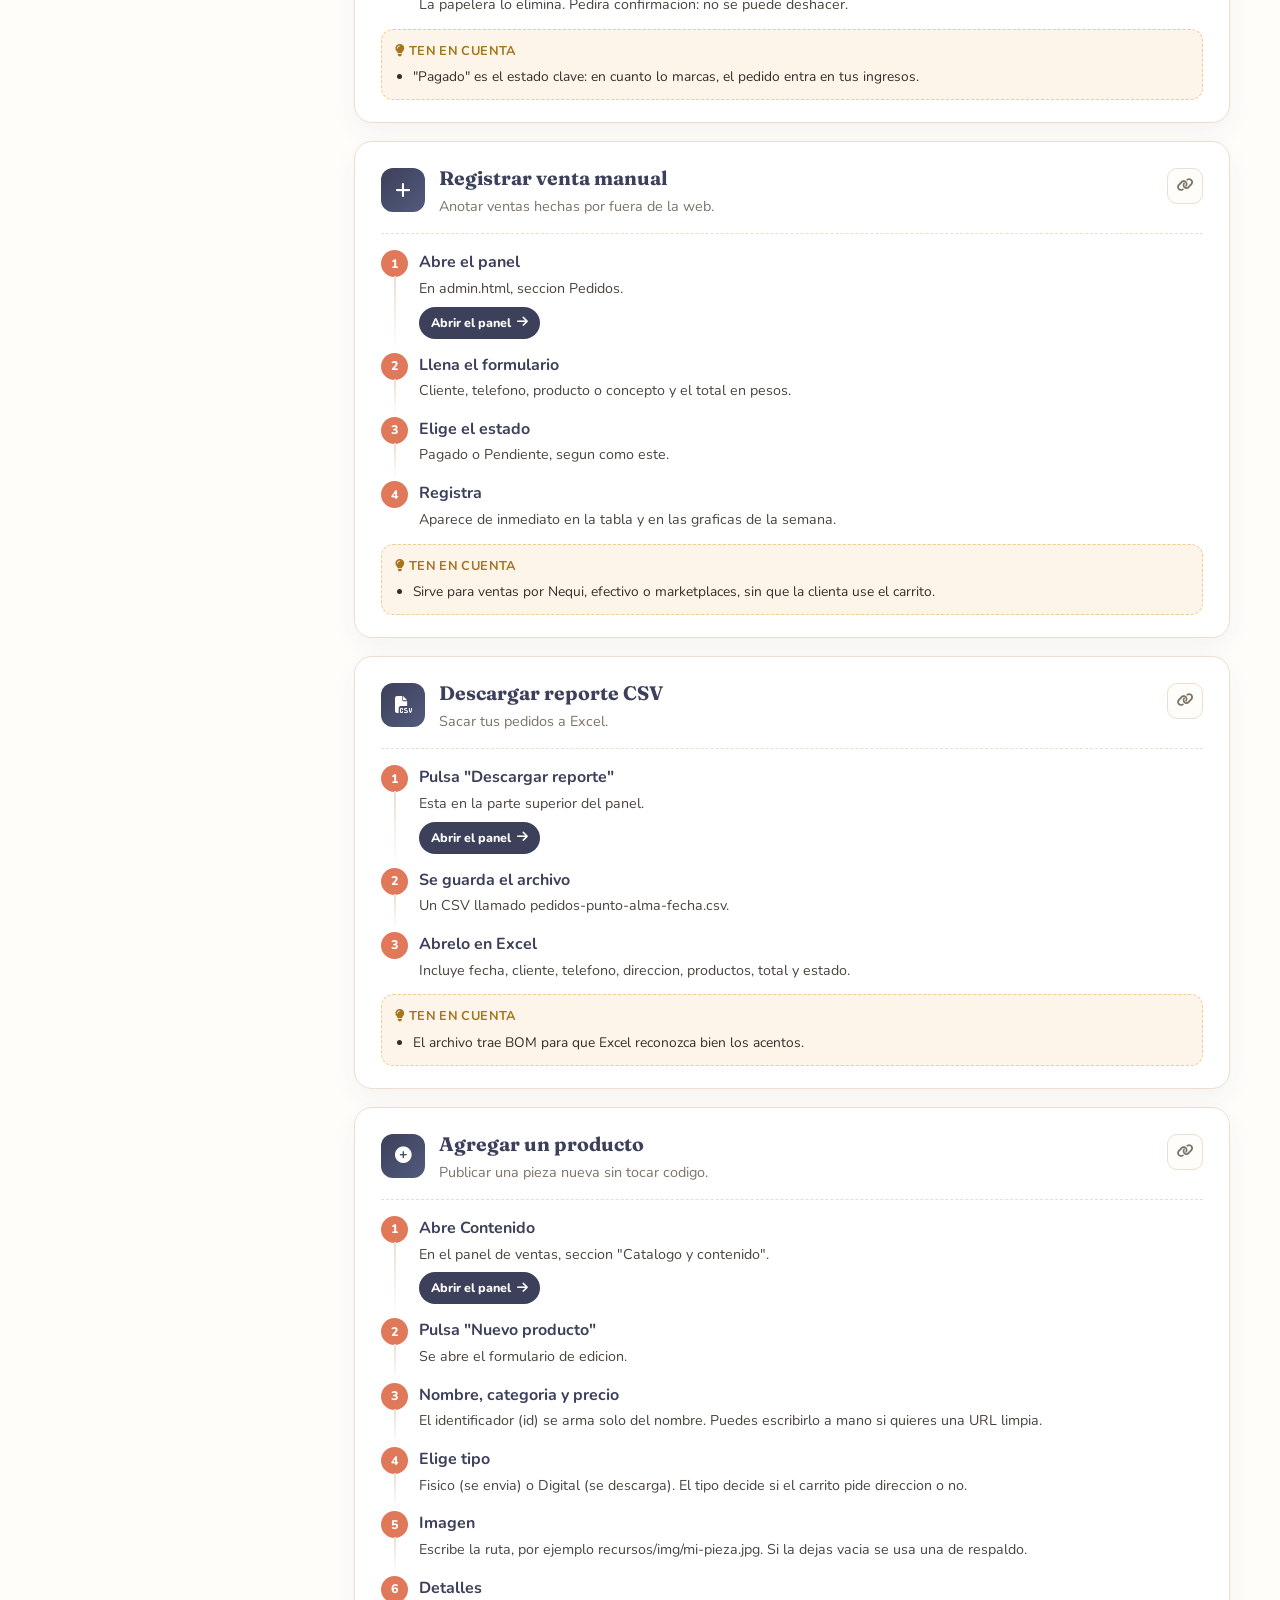
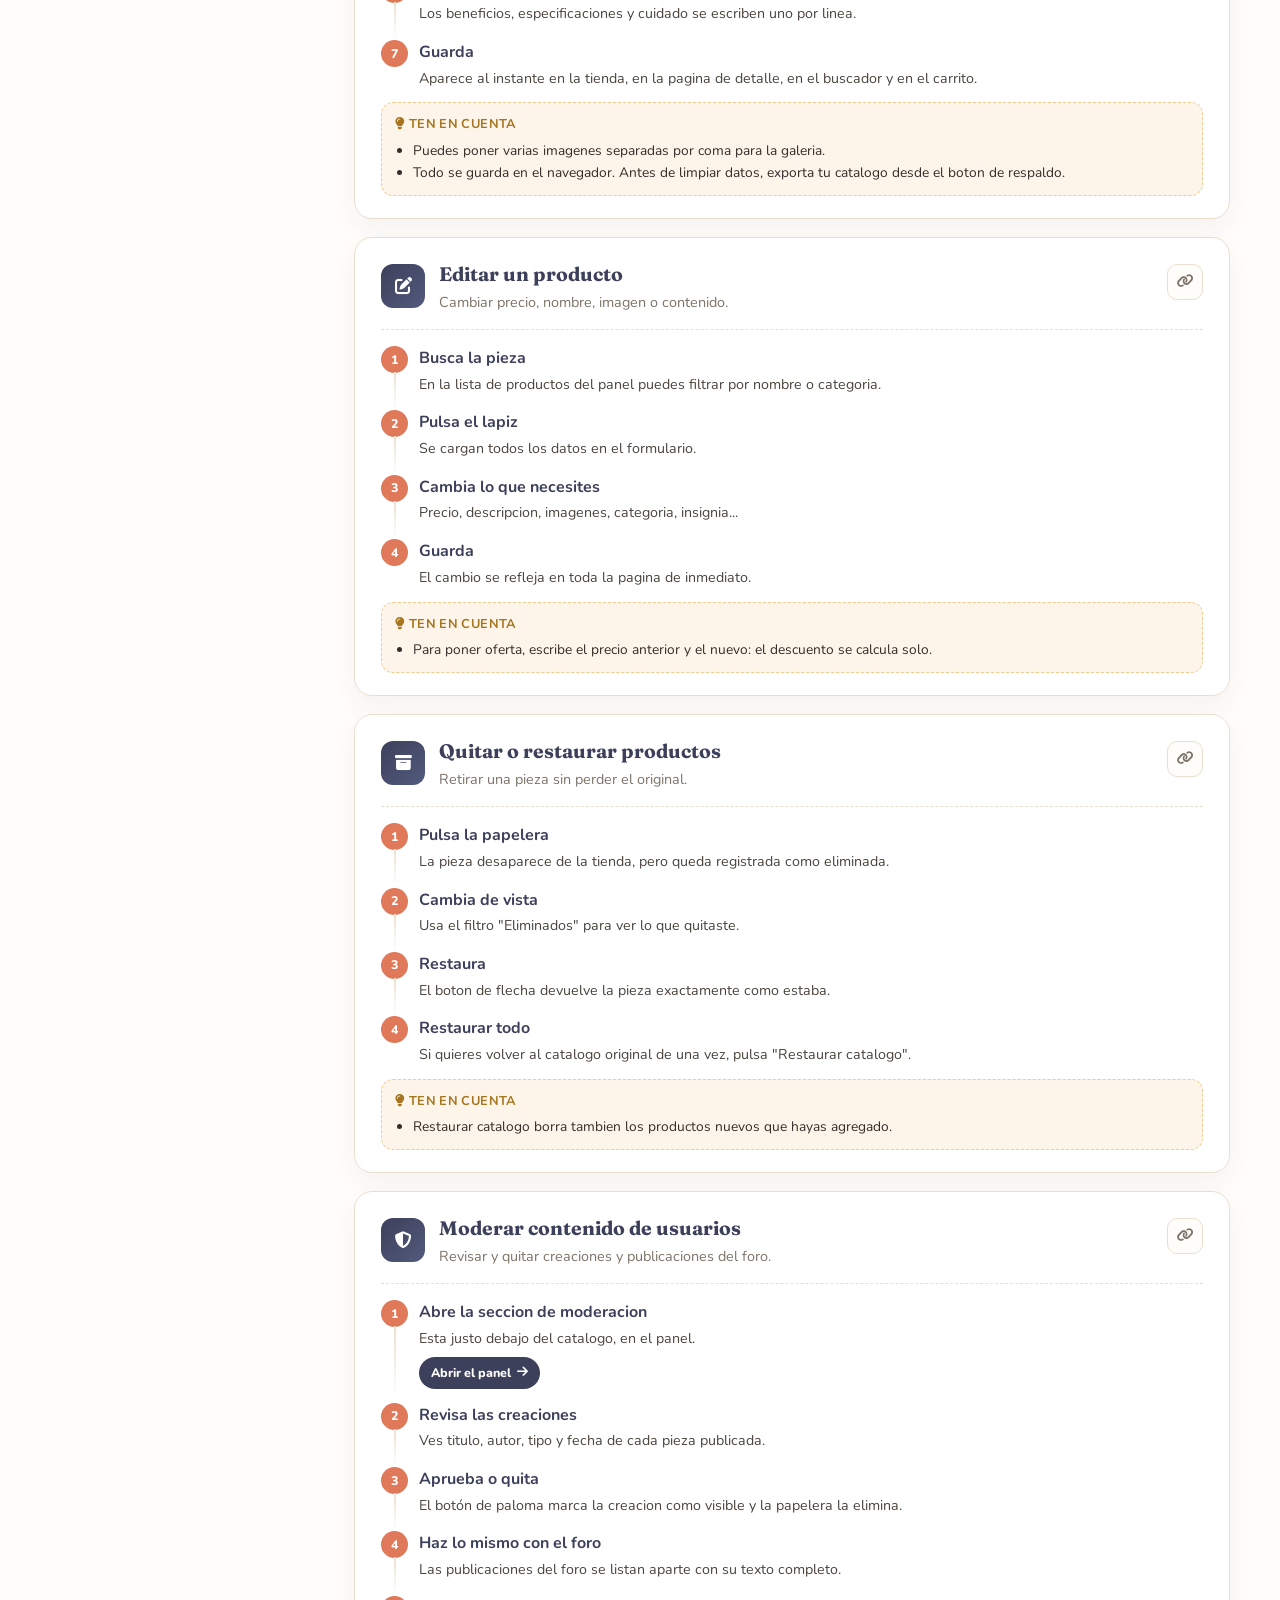
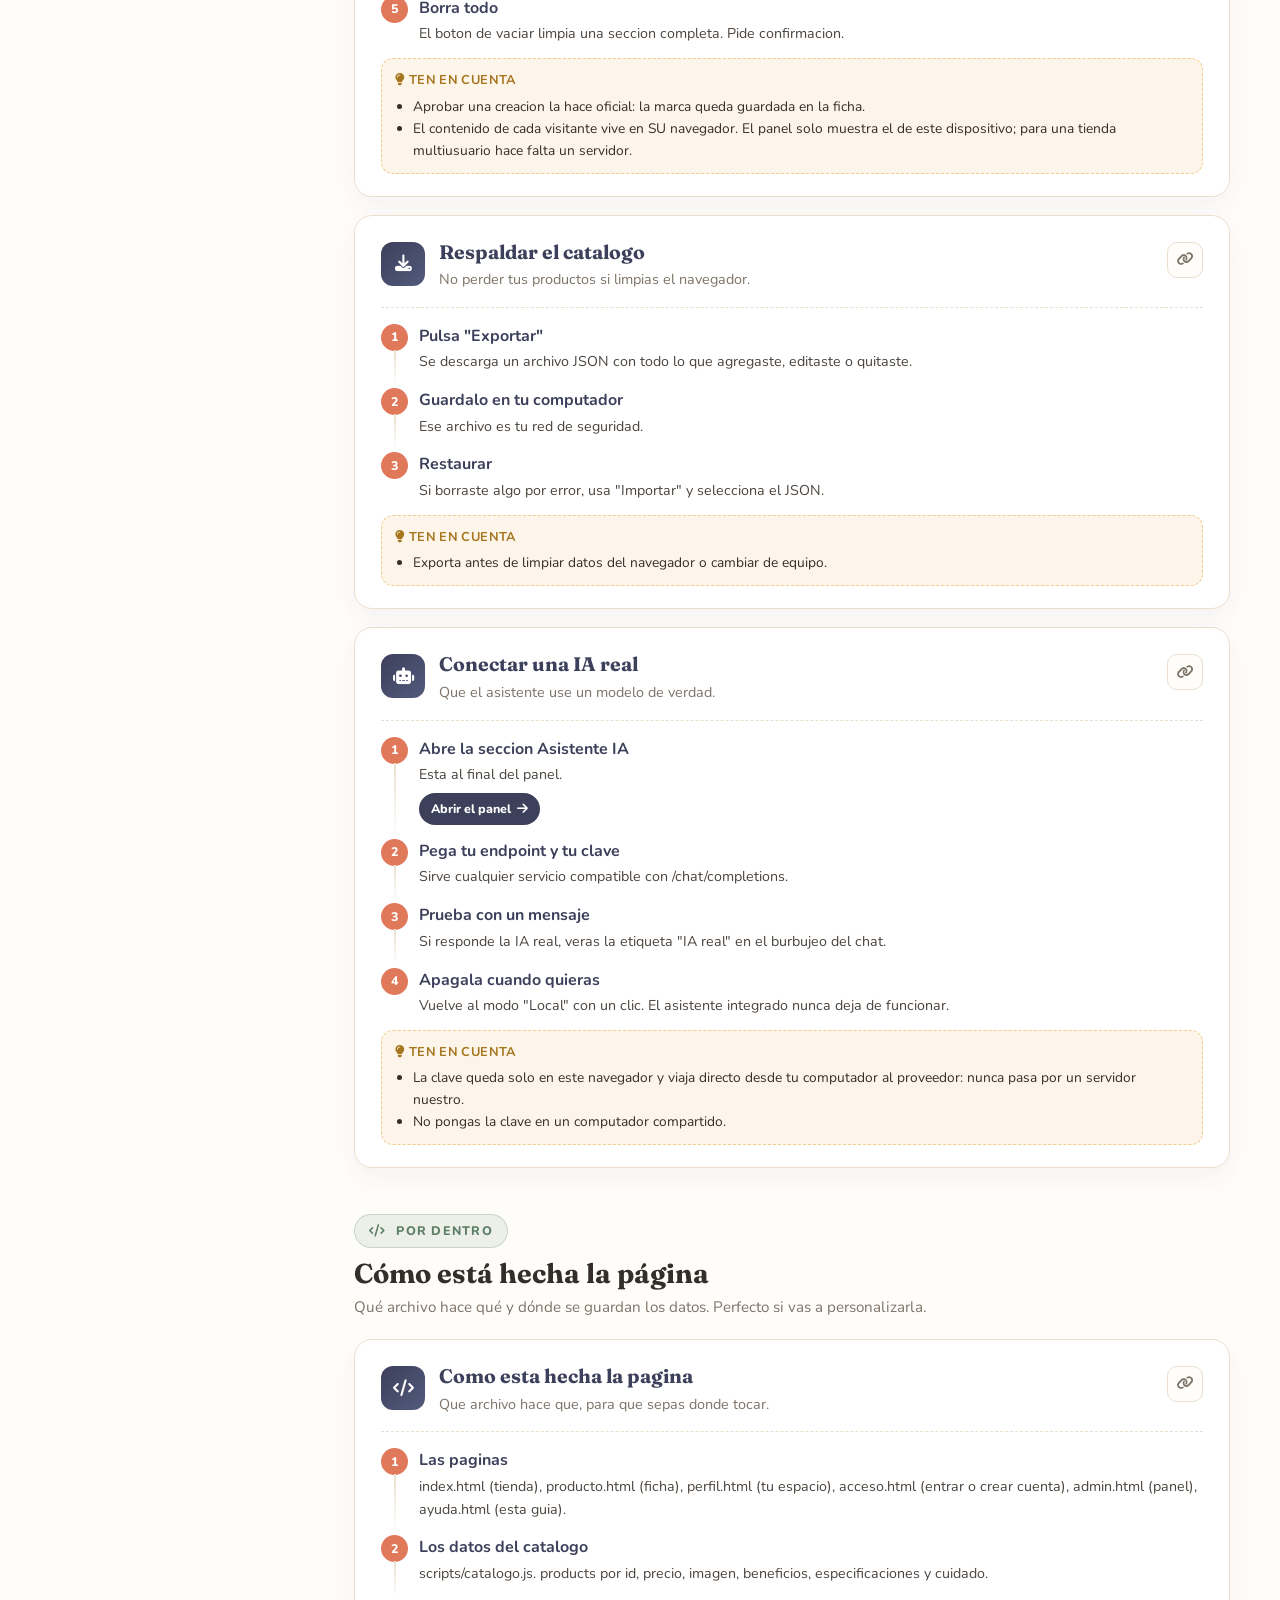
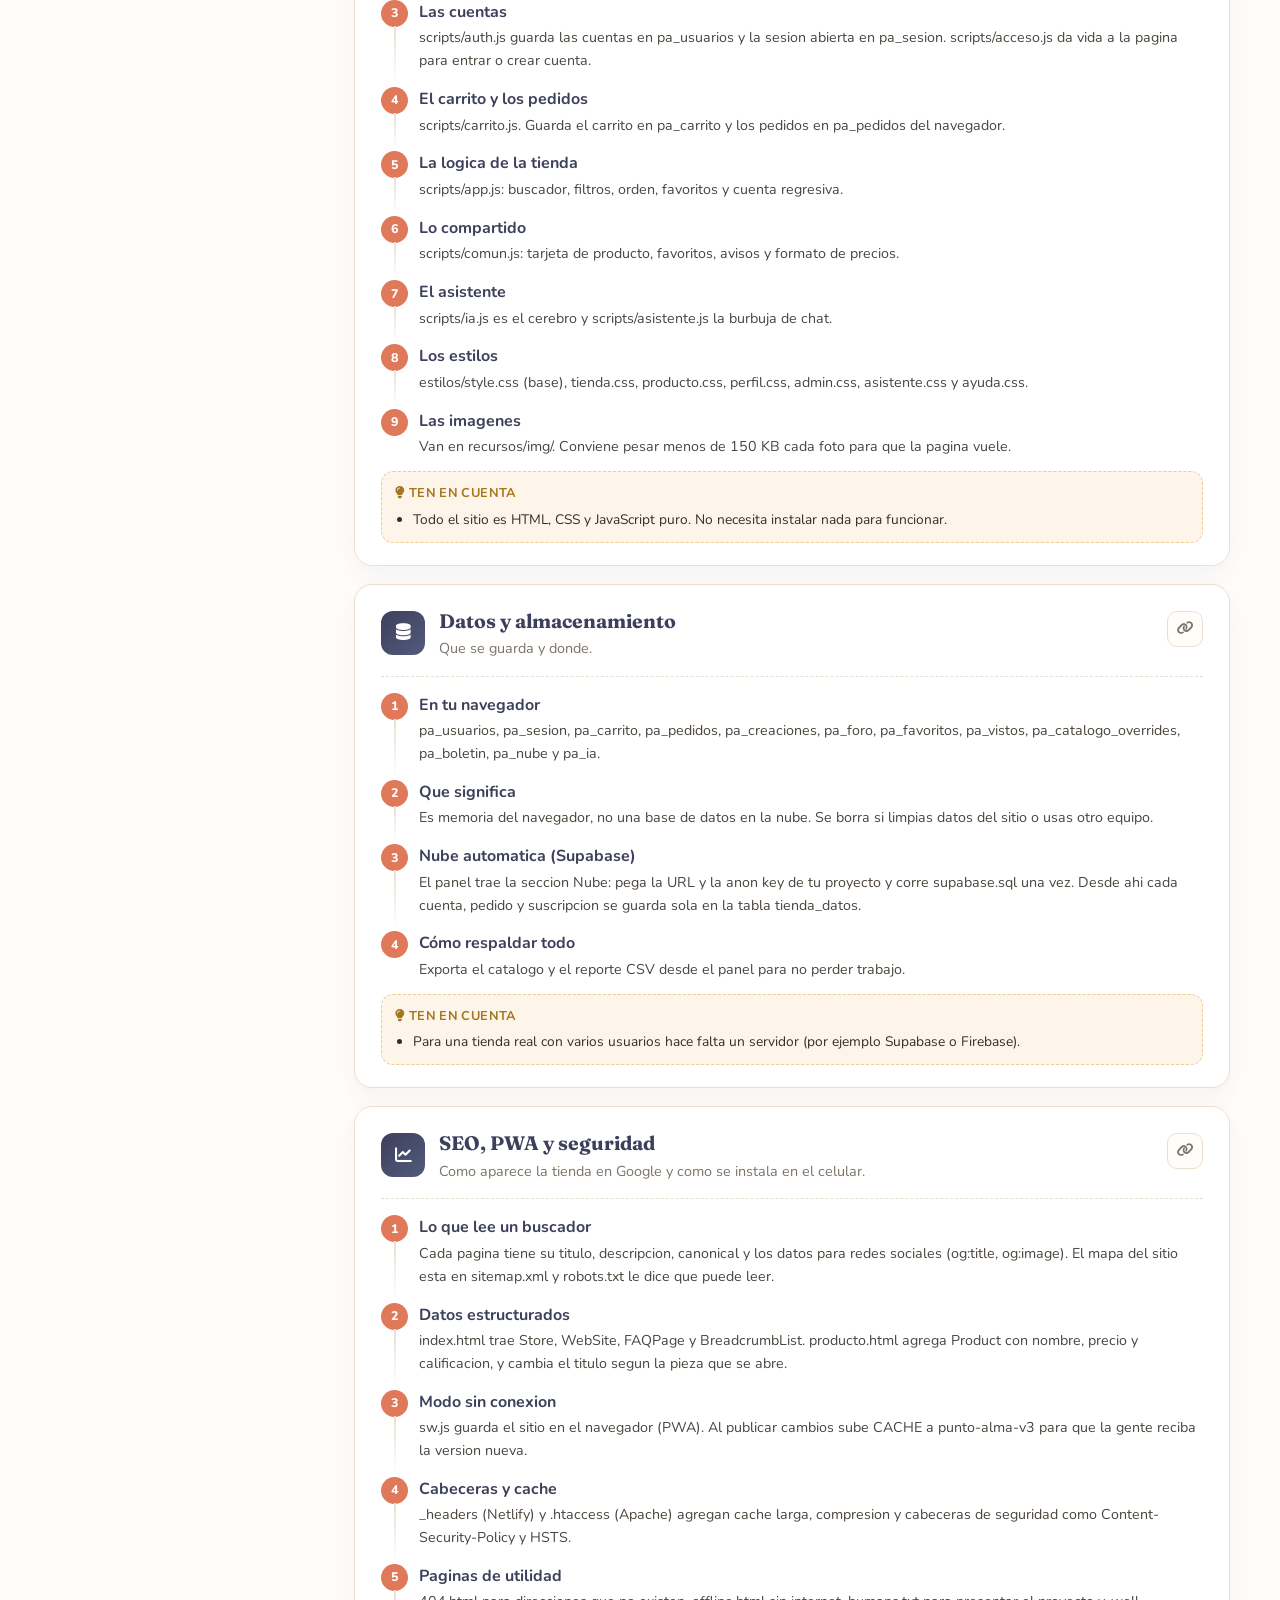
<file: ayuda.html>
<!doctype html>
<html lang="es">
<head>
  <meta charset="UTF-8">
  <meta name="viewport" content="width=device-width, initial-scale=1">
  <meta name="description" content="Guía completa de Punto & Alma: cómo comprar, subir y editar tus creaciones, usar el foro, administrar productos, moderar contenido y entender cómo está hecha la página.">
  <meta name="theme-color" content="#3d405b">
  <meta name="robots" content="index, follow">
  <link rel="canonical" href="https://puntoyalma.co/ayuda.html">
  <meta property="og:type" content="article">
  <meta property="og:site_name" content="Punto & Alma">
  <meta property="og:title" content="Guías y ayuda · Punto & Alma">
  <meta property="og:description" content="Todo sobre la página: compras, contenido de usuarios, panel de ventas y cómo está construida.">
  <meta property="og:url" content="https://puntoyalma.co/ayuda.html">
  <meta property="og:image" content="https://puntoyalma.co/recursos/img/producto-bolso.jpg">
  <meta property="og:image:width" content="960">
  <meta property="og:image:height" content="640">
  <meta property="og:locale" content="es_CO">
  <meta name="twitter:card" content="summary_large_image">
  <meta name="twitter:title" content="Guías y ayuda · Punto & Alma">
  <meta name="twitter:description" content="Todo sobre la página: compras, contenido de usuarios, panel de ventas y cómo está construida.">
  <meta name="twitter:image" content="https://puntoyalma.co/recursos/img/producto-bolso.jpg">
  <title>Guías y ayuda · Punto &amp; Alma</title>

  <link rel="icon" href="recursos/favicon.svg" type="image/svg+xml">
  <link rel="apple-touch-icon" href="recursos/img/apple-touch-icon.png">
  <link rel="manifest" href="sitio.webmanifest">
  <link rel="preconnect" href="https://fonts.googleapis.com">
  <link rel="preconnect" href="https://fonts.gstatic.com" crossorigin>
  <link href="https://fonts.googleapis.com/css2?family=Fraunces:ital,opsz,wght@0,9..144,400..900;1,9..144,400..900&family=Nunito:ital,wght@0,400;0,600;0,700;0,800;1,400&display=swap" rel="stylesheet">
  <link rel="stylesheet" href="https://cdnjs.cloudflare.com/ajax/libs/font-awesome/6.5.2/css/all.min.css">
  <link rel="stylesheet" href="estilos/style.css">
  <link rel="stylesheet" href="estilos/texturas.css">
  <link rel="stylesheet" href="estilos/asistente.css">
  <link rel="stylesheet" href="estilos/ayuda.css">

  <script src="scripts/auth.js"></script>
</head>
<body>

  <a class="saltar-contenido" href="#contenido">Saltar al contenido</a>

  <!-- Barra de anuncio -->
  <div class="aviso">
    <p><i class="fa-solid fa-book-open" aria-hidden="true"></i> Guías escritas a mano, igual que nuestras piezas <i class="fa-solid fa-heart" aria-hidden="true"></i></p>
  </div>

  <!-- Encabezado -->
  <header class="encabezado">
    <div class="contenedor barra-superior">
      <a class="marca" href="index.html#inicio"><i class="fa-solid fa-heart" aria-hidden="true"></i> Punto <span>&amp;</span> Alma</a>

      <button class="boton-menu" id="boton-menu" aria-label="Abrir menú" aria-expanded="false"><i class="fa-solid fa-bars" aria-hidden="true"></i></button>

      <nav class="menu" id="menu" aria-label="Menú principal">
        <a href="index.html#inicio">Inicio</a>
        <a href="index.html#productos">Tienda</a>
        <a href="perfil.html">Mi perfil</a>
        <a href="#todo">Guías</a>
        <a href="#faq">Preguntas</a>
        <a href="#glosario">Glosario</a>
        <a href="#contacto-ayuda">Contacto</a>
      </nav>

      <div class="acciones">
        <a class="usuario" href="perfil.html" aria-label="Mi perfil" title="Mi perfil"><i class="fa-solid fa-user" aria-hidden="true"></i></a>
        <button class="carrito" type="button" aria-label="Abrir el carrito de compras">
          <i class="fa-solid fa-cart-shopping" aria-hidden="true"></i><span class="contador-carrito" id="contador-carrito">0</span>
        </button>
      </div>
    </div>
  </header>

  <main id="contenido" tabindex="-1">

    <!-- Portada -->
    <section class="ayuda-portada">
      <div class="contenedor">
        <p class="etiqueta"><i class="fa-solid fa-compass" aria-hidden="true"></i> Centro de ayuda</p>
        <h1>Todo sobre Punto <span>&amp;</span> Alma</h1>
        <p class="ayuda-sub">
          Aquí está lo que necesitas, sin vueltas: cómo comprar, cómo subir y editar tu contenido,
          cómo administrar productos y moderar lo que publican tus clientas, y hasta cómo está construida la página por dentro.
        </p>

        <div class="ayuda-buscador">
          <i class="fa-solid fa-magnifying-glass" aria-hidden="true"></i>
          <input type="search" id="buscar-ayuda" placeholder="Busca una guía: “subir creación”, “pago”, “eliminar producto”…" aria-label="Buscar una guía" autocomplete="off">
          <button type="button" id="preguntar-alma" class="ayuda-boton-ia">
            <i class="fa-solid fa-wand-magic-sparkles" aria-hidden="true"></i> Pregúntale a Alma
          </button>
        </div>

        <div class="ayuda-accesos">
          <a href="#todo"><i class="fa-solid fa-list-check" aria-hidden="true"></i> Todas las guías</a>
          <a href="#creaciones"><i class="fa-solid fa-cloud-arrow-up" aria-hidden="true"></i> Subir mi creación</a>
          <a href="#admin-catalogo"><i class="fa-solid fa-box-open" aria-hidden="true"></i> Administrar productos</a>
          <a href="#admin-moderar"><i class="fa-solid fa-shield-halved" aria-hidden="true"></i> Moderar contenido</a>
          <a href="#faq"><i class="fa-solid fa-circle-question" aria-hidden="true"></i> Preguntas frecuentes</a>
          <a href="#glosario"><i class="fa-solid fa-spell-check" aria-hidden="true"></i> Glosario del crochet</a>
        </div>
      </div>
    </section>

    <!-- Compras y envíos (bloques resumidos, siempre visibles) -->
    <section class="seccion ayuda-express" id="express">
      <div class="contenedor">
        <div class="cabecera-seccion reveal">
          <p class="etiqueta">Lo más consultado</p>
          <h2>Respuestas rápidas</h2>
        </div>
        <div class="tarjetas-ayuda">
          <article class="tarjeta-ayuda reveal" id="envios-express">
            <span aria-hidden="true"><i class="fa-solid fa-truck-fast"></i></span>
            <h3>Envíos</h3>
            <p>Despachamos en <b>24 a 72 horas</b> con guía de seguimiento. Envío <b>gratis desde $99.000</b>.</p>
          </article>
          <article class="tarjeta-ayuda reveal" id="pago-express">
            <span aria-hidden="true"><i class="fa-solid fa-money-bill-transfer"></i></span>
            <h3>Pagos</h3>
            <p><b>Nequi o Daviplata</b> al 313 638 4065, transferencia Bancolombia, tarjeta o contra entrega en Manizales.</p>
          </article>
          <article class="tarjeta-ayuda reveal" id="devoluciones-express">
            <span aria-hidden="true"><i class="fa-solid fa-rotate-left"></i></span>
            <h3>Devoluciones</h3>
            <p>Tienes <b>15 días</b> para cambios y devoluciones. Si hay un fallo de tejido, lo asumimos nosotros.</p>
          </article>
          <article class="tarjeta-ayuda reveal" id="hecho-express">
            <span aria-hidden="true"><i class="fa-solid fa-hand-holding-heart"></i></span>
            <h3>Hecho a mano</h3>
            <p>Cada pieza se teje <b>una por una</b> en Manizales. Por eso algunas tienen pocas unidades.</p>
          </article>
        </div>
      </div>
    </section>

    <!-- Todas las guías -->
    <section class="seccion guias" id="todo">
      <div class="contenedor guias-layout">

        <!-- Índice lateral -->
        <aside class="indice-guia" aria-label="Índice de guías">
          <h2><i class="fa-solid fa-list-ul" aria-hidden="true"></i> Índice</h2>
          <div id="indice-guias" class="indice-lista"></div>
          <p class="indice-vacio" id="indice-vacio" hidden>Nada coincide con tu búsqueda.</p>
        </aside>

        <!-- Cuerpo de guías -->
        <div class="cuerpo-guias">

          <!-- Alias de anclas usados en los pies de página -->
          <span class="ancla" id="creaciones"></span>
          <span class="ancla" id="ia-real"></span>

          <div class="grupo-guias" id="grupo-cliente">
            <div class="grupo-cabecera">
              <p class="etiqueta"><i class="fa-solid fa-heart" aria-hidden="true"></i> Para ti</p>
              <h2>Si eres clienta</h2>
              <p>Comprar, entender los envíos, subir tus creaciones y participar en el foro.</p>
            </div>
            <div class="lista-guias" data-grupo="cliente"></div>
          </div>

          <div class="grupo-guias" id="grupo-admin">
            <div class="grupo-cabecera">
              <p class="etiqueta"><i class="fa-solid fa-user-shield" aria-hidden="true"></i> Para la administración</p>
              <h2>Si manejas el panel</h2>
              <p>Pedidos, catálogo de productos, moderación del contenido de las clientas y respaldos.</p>
            </div>
            <div class="lista-guias" data-grupo="admin"></div>
          </div>

          <div class="grupo-guias" id="grupo-tecnico">
            <div class="grupo-cabecera">
              <p class="etiqueta"><i class="fa-solid fa-code" aria-hidden="true"></i> Por dentro</p>
              <h2>Cómo está hecha la página</h2>
              <p>Qué archivo hace qué y dónde se guardan los datos. Perfecto si vas a personalizarla.</p>
            </div>
            <div class="lista-guias" data-grupo="tecnico"></div>
          </div>

          <!-- Mapa de archivos -->
          <section class="bloque-extra" id="mapa">
            <h2><i class="fa-solid fa-folder-tree" aria-hidden="true"></i> Mapa de la página</h2>
            <p class="bloque-intro">Cada archivo del proyecto y para qué sirve. Útil para ubicar dónde tocar sin miedo.</p>
            <div class="tabla-scroll">
              <table class="tabla-ayuda">
                <thead>
                  <tr><th>Archivo</th><th>Qué hace</th><th>Cuándo tocarlo</th></tr>
                </thead>
                <tbody id="tabla-mapa"></tbody>
              </table>
            </div>
          </section>
        </div>
      </div>
    </section>

    <!-- Preguntas frecuentes -->
    <section class="seccion faq" id="faq">
      <div class="contenedor">
        <div class="cabecera-seccion reveal">
          <p class="etiqueta"><i class="fa-solid fa-circle-question" aria-hidden="true"></i> Dudas de siempre</p>
          <h2>Preguntas frecuentes</h2>
        </div>
        <div class="lista-faq" id="lista-faq"></div>
      </div>
    </section>

    <!-- Glosario -->
    <section class="seccion glosario" id="glosario">
      <div class="contenedor">
        <div class="cabecera-seccion reveal">
          <p class="etiqueta"><i class="fa-solid fa-spell-check" aria-hidden="true"></i> Habla el idioma del crochet</p>
          <h2>Glosario tejedor</h2>
          <p>Los términos que vas a encontrar en los patrones, explicados como si te los contara una amiga.</p>
        </div>
        <div class="grid-glosario" id="grid-glosario"></div>
      </div>
    </section>

    <!-- Cuidados -->
    <section class="seccion cuidados-guia" id="cuidados-tabla">
      <div class="contenedor">
        <div class="cabecera-seccion reveal">
          <p class="etiqueta"><i class="fa-solid fa-soap" aria-hidden="true"></i> Para que duren años</p>
          <h2>Tabla de cuidados por material</h2>
        </div>
        <div class="tabla-scroll reveal">
          <table class="tabla-ayuda">
            <thead>
              <tr><th>Material</th><th>Lavado</th><th>Secado</th><th>Ojo con</th></tr>
            </thead>
            <tbody id="tabla-cuidados"></tbody>
          </table>
        </div>
      </div>
    </section>

    <!-- Contacto -->
    <section class="seccion contacto-ayuda" id="contacto-ayuda">
      <div class="contenedor contacto-ayuda-caja reveal">
        <div>
          <p class="etiqueta">Seguimos aquí</p>
          <h2>¿No encontraste tu respuesta?</h2>
          <p>Escríbenos y te contestamos rápido. De Manizales para el mundo, con la mejor actitud.</p>
        </div>
        <div class="contacto-ayuda-acciones">
          <a class="boton boton-whats-grande" href="https://wa.me/573136384065" target="_blank" rel="noopener">
            <i class="fa-brands fa-whatsapp" aria-hidden="true"></i> WhatsApp 313 638 4065
          </a>
          <a class="boton boton-claro" href="mailto:santiagoquicenomolano@gmail.com">
            <i class="fa-solid fa-envelope" aria-hidden="true"></i> Enviar correo
          </a>
          <button class="boton boton-claro" type="button" id="preguntar-alma-2">
            <i class="fa-solid fa-wand-magic-sparkles" aria-hidden="true"></i> Preguntarle a Alma
          </button>
        </div>
      </div>
    </section>

  </main>

  <!-- Pie de página -->
  <footer class="pie" id="contacto">
    <div class="contenedor pie-grid">
      <div class="pie-col pie-marca">
        <p class="pie-titulo"><i class="fa-solid fa-heart" aria-hidden="true"></i> Punto <span>&amp;</span> Alma</p>
        <p>Crochet artesanal colombiano. Tejemos piezas únicas para quienes buscan regalar —o regalarse— algo con alma.</p>
        <div class="sociales">
          <a href="https://wa.me/573136384065" target="_blank" rel="noopener" aria-label="WhatsApp"><i class="fa-brands fa-whatsapp" aria-hidden="true"></i></a>
          <a href="#" aria-label="Instagram"><i class="fa-brands fa-instagram" aria-hidden="true"></i></a>
          <a href="#" aria-label="TikTok"><i class="fa-brands fa-tiktok" aria-hidden="true"></i></a>
          <a href="#" aria-label="Facebook"><i class="fa-brands fa-facebook-f" aria-hidden="true"></i></a>
        </div>
      </div>
      <div class="pie-col">
        <p class="pie-titulo">Tienda</p>
        <a href="index.html#categorias">Amigurumis</a>
        <a href="index.html#categorias">Cobijas &amp; Hogar</a>
        <a href="index.html#categorias">Bolsos &amp; Accesorios</a>
        <a href="index.html#patrones">Patrones &amp; Kits</a>
      </div>
      <div class="pie-col">
        <p class="pie-titulo">Ayuda</p>
        <a href="#envios">Envíos y tiempos</a>
        <a href="#devoluciones">Devoluciones (15 días)</a>
        <a href="#faq">Preguntas frecuentes</a>
        <a href="#glosario">Glosario del crochet</a>
        <a href="#todo">Guía completa</a>
      </div>
      <div class="pie-col">
        <p class="pie-titulo">Contacto</p>
        <p><i class="fa-solid fa-location-dot" aria-hidden="true"></i> Manizales, Colombia</p>
        <p><i class="fa-solid fa-envelope" aria-hidden="true"></i> santiagoquicenomolano@gmail.com</p>
        <a href="https://wa.me/573136384065" target="_blank" rel="noopener"><i class="fa-solid fa-phone" aria-hidden="true"></i> 313 638 4065</a>
        <div class="pagos"><span>Bancolombia</span><span>Nequi</span><span>Daviplata</span><span>Visa/MC</span></div>
      </div>
    </div>
    <div class="contenedor pie-legal">
      <p>© 2026 Punto &amp; Alma · Hecho con <i class="fa-solid fa-heart" aria-hidden="true"></i> y mucha lana ·
        <a href="privacidad.html">Privacidad</a> · <a href="terminos.html">Términos</a> · <a href="cookies.html">Cookies</a> ·
        <a href="index.html">Tienda</a></p>
    </div>
  </footer>

  <!-- Aviso -->
  <div class="toast" id="toast" role="status" aria-live="polite" hidden><i class="fa-solid fa-circle-check" aria-hidden="true"></i> ¡Listo!</div>

  <script src="scripts/sitio.js" defer></script>
  <script src="scripts/catalogo.js" defer></script>
  <script src="scripts/contenido.js" defer></script>
  <script src="scripts/comun.js" defer></script>
  <script src="scripts/registro.js" defer></script>
  <script src="scripts/carrito.js" defer></script>
  <script src="scripts/ia.js" defer></script>
  <script src="scripts/asistente.js" defer></script>
  <script src="scripts/ayuda.js" defer></script>
</body>
</html>
</file>
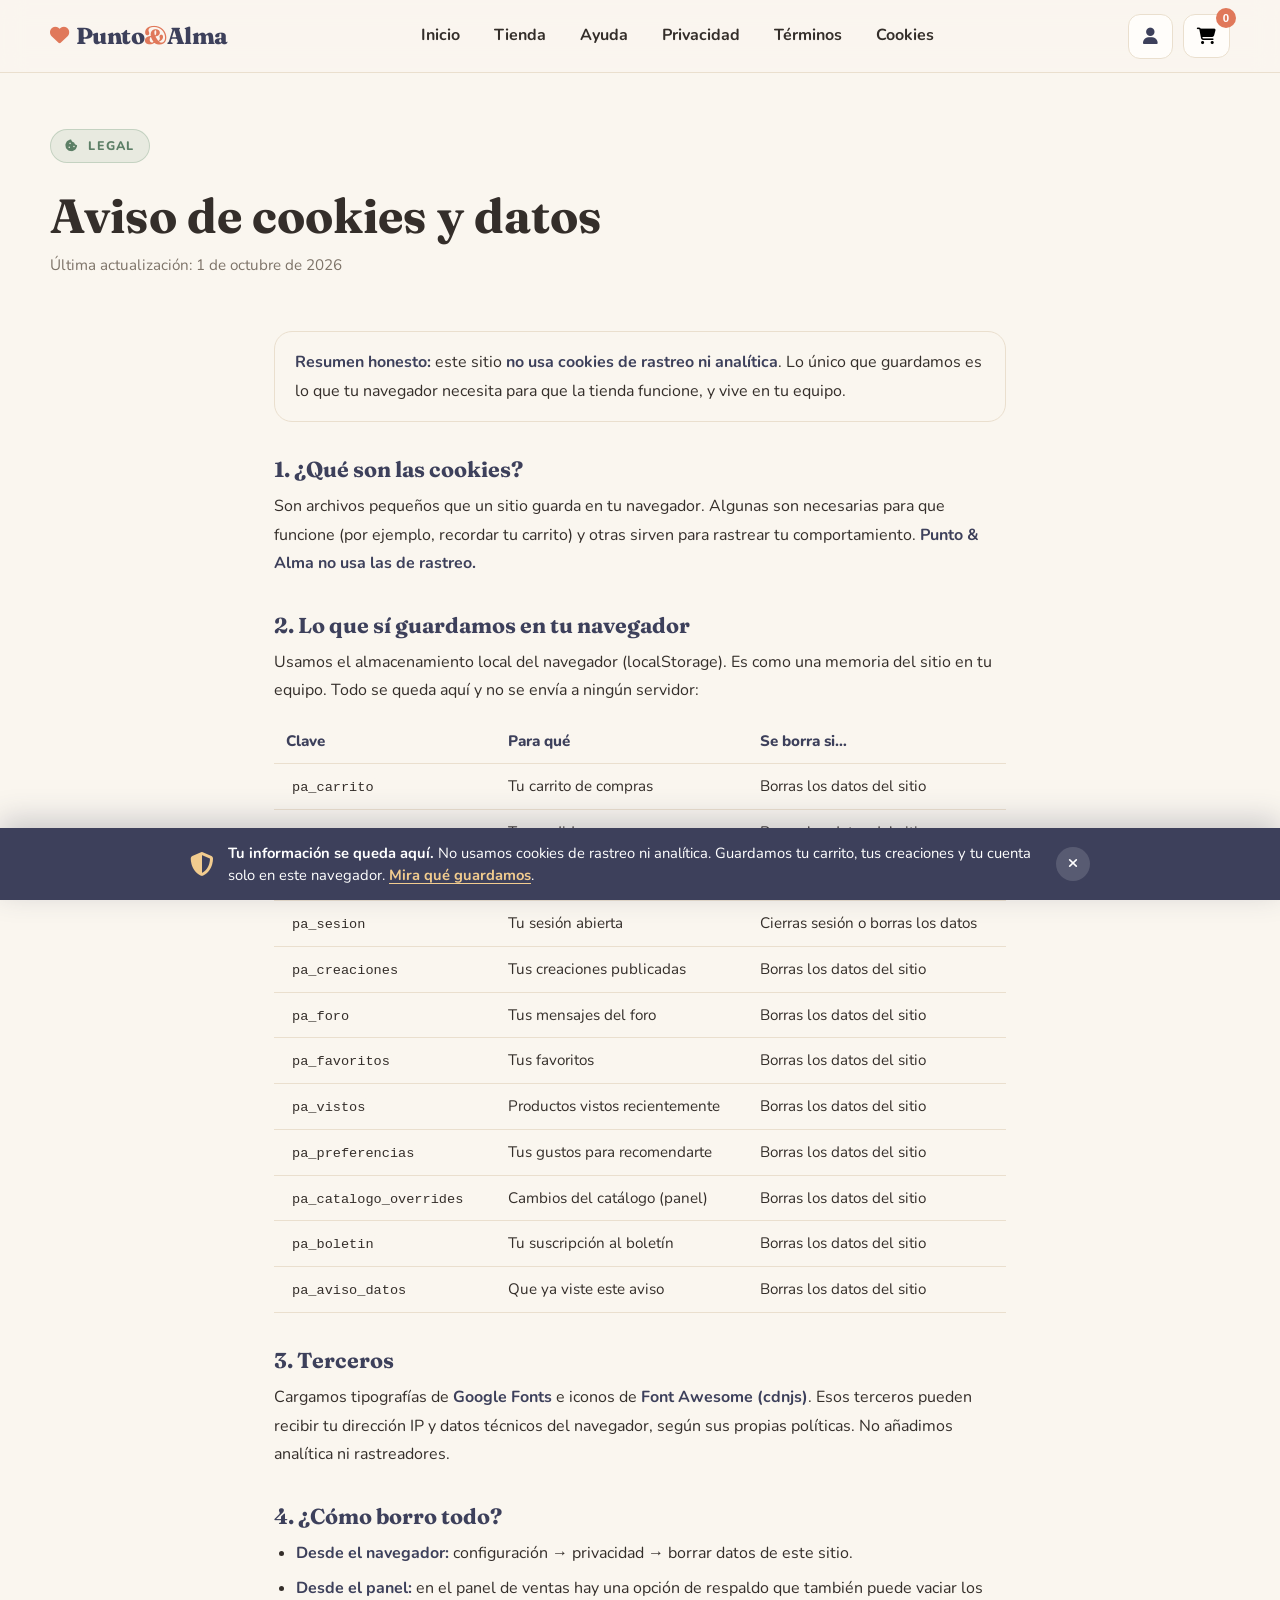
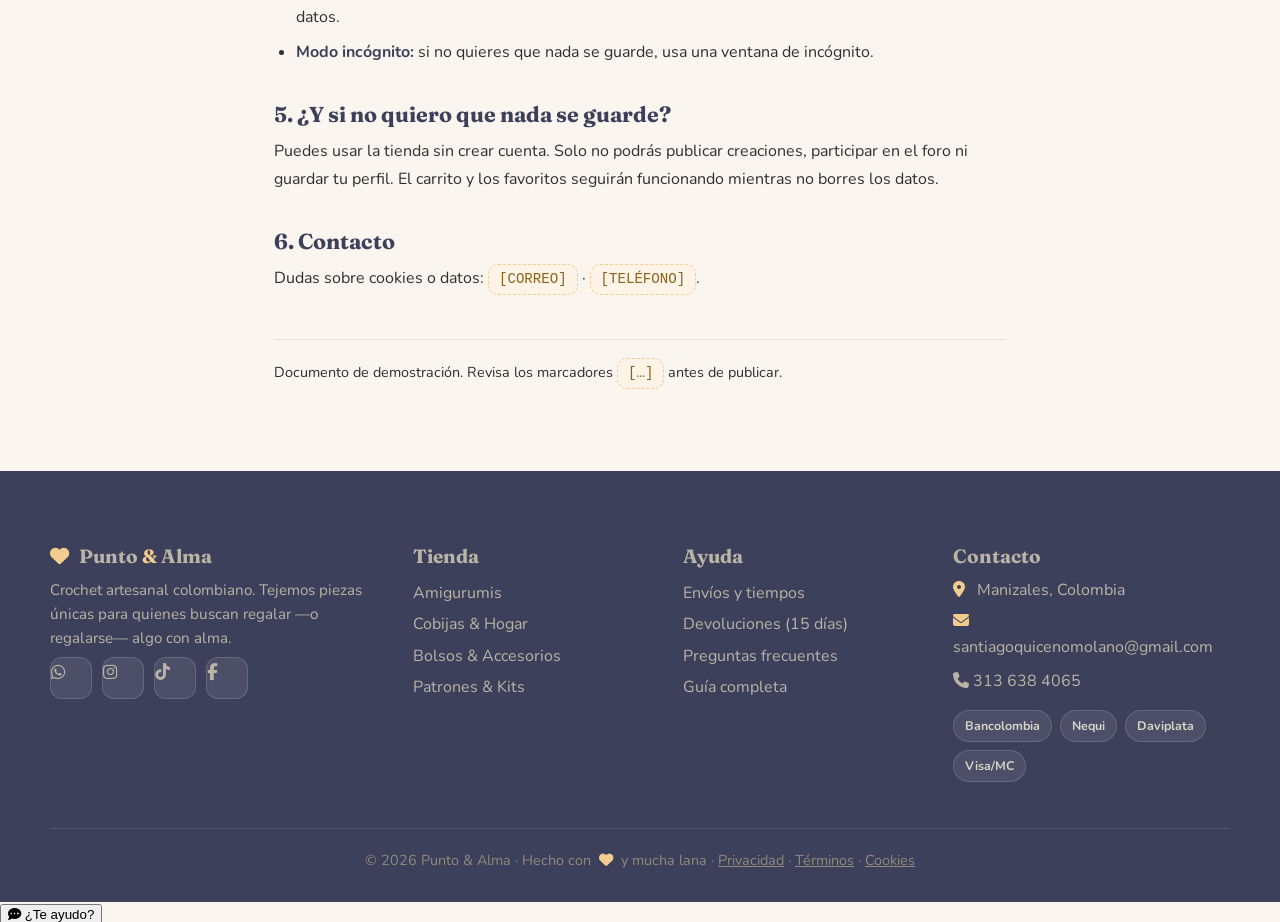
<file: cookies.html>
<!doctype html>
<html lang="es">
<head>
  <meta charset="UTF-8">
  <meta name="viewport" content="width=device-width, initial-scale=1">
  <meta name="description" content="Aviso de cookies y datos de Punto & Alma: no usamos cookies de rastreo. Te contamos qué guardamos en tu navegador y cómo borrarlo.">
  <meta name="theme-color" content="#3d405b">
  <meta name="robots" content="index, follow">
  <link rel="canonical" href="https://puntoyalma.co/cookies.html">

  <meta property="og:type" content="website">
  <meta property="og:site_name" content="Punto & Alma">
  <meta property="og:title" content="Aviso de cookies y datos · Punto & Alma">
  <meta property="og:description" content="No usamos cookies de rastreo. Te contamos qué guardamos en tu navegador y cómo borrarlo.">
  <meta property="og:url" content="https://puntoyalma.co/cookies.html">
  <meta property="og:image" content="https://puntoyalma.co/recursos/img/producto-bolso.jpg">
  <meta property="og:locale" content="es_CO">
  <meta name="twitter:card" content="summary">
  <meta name="twitter:title" content="Aviso de cookies y datos · Punto & Alma">
  <meta name="twitter:description" content="No usamos cookies de rastreo. Te contamos qué guardamos en tu navegador y cómo borrarlo.">
  <meta name="twitter:image" content="https://puntoyalma.co/recursos/img/producto-bolso.jpg">

  <title>Aviso de cookies y datos · Punto &amp; Alma</title>

  <link rel="icon" href="recursos/favicon.svg" type="image/svg+xml">
  <link rel="apple-touch-icon" href="recursos/img/apple-touch-icon.png">
  <link rel="manifest" href="sitio.webmanifest">
  <link rel="preconnect" href="https://fonts.googleapis.com">
  <link rel="preconnect" href="https://fonts.gstatic.com" crossorigin>
  <link href="https://fonts.googleapis.com/css2?family=Fraunces:ital,opsz,wght@0,9..144,400..900;1,9..144,400..900&family=Nunito:ital,wght@0,400;0,600;0,700;0,800;1,400&display=swap" rel="stylesheet">
  <link rel="stylesheet" href="https://cdnjs.cloudflare.com/ajax/libs/font-awesome/6.5.2/css/all.min.css">
  <link rel="stylesheet" href="estilos/style.css">
  <link rel="stylesheet" href="estilos/legal.css">

  <script type="application/ld+json">
  {
    "@context": "https://schema.org",
    "@type": "WebPage",
    "name": "Aviso de cookies y datos",
    "url": "https://puntoyalma.co/cookies.html",
    "inLanguage": "es-CO",
    "isPartOf": { "@type": "WebSite", "name": "Punto & Alma", "url": "https://puntoyalma.co/" }
  }
  </script>

  <script src="scripts/auth.js"></script>
</head>
<body>

  <a class="saltar-contenido" href="#contenido">Saltar al contenido</a>

  <!-- Encabezado -->
  <header class="encabezado">
    <div class="contenedor barra-superior">
      <a class="marca" href="index.html#inicio"><i class="fa-solid fa-heart" aria-hidden="true"></i> Punto <span>&amp;</span> Alma</a>

      <button class="boton-menu" id="boton-menu" aria-label="Abrir menú" aria-expanded="false"><i class="fa-solid fa-bars" aria-hidden="true"></i></button>

      <nav class="menu" id="menu" aria-label="Menú principal">
        <a href="index.html#inicio">Inicio</a>
        <a href="index.html#productos">Tienda</a>
        <a href="ayuda.html">Ayuda</a>
        <a href="privacidad.html">Privacidad</a>
        <a href="terminos.html">Términos</a>
        <a href="cookies.html">Cookies</a>
      </nav>

      <div class="acciones">
        <a class="usuario" href="perfil.html" aria-label="Mi perfil" title="Mi perfil"><i class="fa-solid fa-user" aria-hidden="true"></i></a>
        <button class="carrito" type="button" aria-label="Abrir el carrito de compras">
          <i class="fa-solid fa-cart-shopping" aria-hidden="true"></i><span class="contador-carrito" id="contador-carrito">0</span>
        </button>
      </div>
    </div>
  </header>

  <main id="contenido" tabindex="-1">

    <section class="seccion legal-portada">
      <div class="contenedor">
        <p class="etiqueta"><i class="fa-solid fa-cookie-bite" aria-hidden="true"></i> Legal</p>
        <h1>Aviso de cookies y datos</h1>
        <p class="legal-fecha">Última actualización: <time datetime="2026-10-01">1 de octubre de 2026</time></p>
      </div>
    </section>

    <div class="legal-cuerpo">

      <div class="caja-aviso">
        <p><strong>Resumen honesto:</strong> este sitio <strong>no usa cookies de rastreo ni analítica</strong>.
        Lo único que guardamos es lo que tu navegador necesita para que la tienda funcione, y vive en tu equipo.</p>
      </div>

      <h2>1. ¿Qué son las cookies?</h2>
      <p>
        Son archivos pequeños que un sitio guarda en tu navegador. Algunas son necesarias para que funcione
        (por ejemplo, recordar tu carrito) y otras sirven para rastrear tu comportamiento.
        <strong>Punto &amp; Alma no usa las de rastreo.</strong>
      </p>

      <h2>2. Lo que sí guardamos en tu navegador</h2>
      <p>
        Usamos el almacenamiento local del navegador (localStorage). Es como una memoria del sitio en tu equipo.
        Todo se queda aquí y no se envía a ningún servidor:
      </p>

      <table class="legal-tabla">
        <thead>
          <tr><th>Clave</th><th>Para qué</th><th>Se borra si…</th></tr>
        </thead>
        <tbody>
          <tr><td><code>pa_carrito</code></td><td>Tu carrito de compras</td><td>Borras los datos del sitio</td></tr>
          <tr><td><code>pa_pedidos</code></td><td>Tus pedidos</td><td>Borras los datos del sitio</td></tr>
          <tr><td><code>pa_usuarios</code></td><td>Tu cuenta de demostración</td><td>Borras los datos del sitio</td></tr>
          <tr><td><code>pa_sesion</code></td><td>Tu sesión abierta</td><td>Cierras sesión o borras los datos</td></tr>
          <tr><td><code>pa_creaciones</code></td><td>Tus creaciones publicadas</td><td>Borras los datos del sitio</td></tr>
          <tr><td><code>pa_foro</code></td><td>Tus mensajes del foro</td><td>Borras los datos del sitio</td></tr>
          <tr><td><code>pa_favoritos</code></td><td>Tus favoritos</td><td>Borras los datos del sitio</td></tr>
          <tr><td><code>pa_vistos</code></td><td>Productos vistos recientemente</td><td>Borras los datos del sitio</td></tr>
          <tr><td><code>pa_preferencias</code></td><td>Tus gustos para recomendarte</td><td>Borras los datos del sitio</td></tr>
          <tr><td><code>pa_catalogo_overrides</code></td><td>Cambios del catálogo (panel)</td><td>Borras los datos del sitio</td></tr>
          <tr><td><code>pa_boletin</code></td><td>Tu suscripción al boletín</td><td>Borras los datos del sitio</td></tr>
          <tr><td><code>pa_aviso_datos</code></td><td>Que ya viste este aviso</td><td>Borras los datos del sitio</td></tr>
        </tbody>
      </table>

      <h2>3. Terceros</h2>
      <p>
        Cargamos tipografías de <strong>Google Fonts</strong> e iconos de <strong>Font Awesome (cdnjs)</strong>.
        Esos terceros pueden recibir tu dirección IP y datos técnicos del navegador, según sus propias políticas.
        No añadimos analítica ni rastreadores.
      </p>

      <h2>4. ¿Cómo borro todo?</h2>
      <ul>
        <li><strong>Desde el navegador:</strong> configuración → privacidad → borrar datos de este sitio.</li>
        <li><strong>Desde el panel:</strong> en el panel de ventas hay una opción de respaldo que también puede vaciar los datos.</li>
        <li><strong>Modo incógnito:</strong> si no quieres que nada se guarde, usa una ventana de incógnito.</li>
      </ul>

      <h2>5. ¿Y si no quiero que nada se guarde?</h2>
      <p>
        Puedes usar la tienda sin crear cuenta. Solo no podrás publicar creaciones, participar en el foro
        ni guardar tu perfil. El carrito y los favoritos seguirán funcionando mientras no borres los datos.
      </p>

      <h2>6. Contacto</h2>
      <p>
        Dudas sobre cookies o datos: <span class="marcador">[CORREO]</span> · <span class="marcador">[TELÉFONO]</span>.
      </p>

      <p class="legal-actualizado">Documento de demostración. Revisa los marcadores <span class="marcador">[…]</span> antes de publicar.</p>

    </div>
  </main>

  <!-- Pie de página -->
  <footer class="pie">
    <div class="contenedor pie-grid">
      <div class="pie-col pie-marca">
        <p class="pie-titulo"><i class="fa-solid fa-heart" aria-hidden="true"></i> Punto <span>&amp;</span> Alma</p>
        <p>Crochet artesanal colombiano. Tejemos piezas únicas para quienes buscan regalar —o regalarse— algo con alma.</p>
        <div class="sociales">
          <a href="https://wa.me/573136384065" target="_blank" rel="noopener" aria-label="WhatsApp"><i class="fa-brands fa-whatsapp" aria-hidden="true"></i></a>
          <a href="#" aria-label="Instagram"><i class="fa-brands fa-instagram" aria-hidden="true"></i></a>
          <a href="#" aria-label="TikTok"><i class="fa-brands fa-tiktok" aria-hidden="true"></i></a>
          <a href="#" aria-label="Facebook"><i class="fa-brands fa-facebook-f" aria-hidden="true"></i></a>
        </div>
      </div>
      <div class="pie-col">
        <p class="pie-titulo">Tienda</p>
        <a href="index.html#categorias">Amigurumis</a>
        <a href="index.html#categorias">Cobijas &amp; Hogar</a>
        <a href="index.html#categorias">Bolsos &amp; Accesorios</a>
        <a href="index.html#patrones">Patrones &amp; Kits</a>
      </div>
      <div class="pie-col">
        <p class="pie-titulo">Ayuda</p>
        <a href="ayuda.html#envios">Envíos y tiempos</a>
        <a href="ayuda.html#devoluciones">Devoluciones (15 días)</a>
        <a href="ayuda.html#faq">Preguntas frecuentes</a>
        <a href="ayuda.html#todo">Guía completa</a>
      </div>
      <div class="pie-col">
        <p class="pie-titulo">Contacto</p>
        <p><i class="fa-solid fa-location-dot" aria-hidden="true"></i> Manizales, Colombia</p>
        <p><i class="fa-solid fa-envelope" aria-hidden="true"></i> santiagoquicenomolano@gmail.com</p>
        <a href="https://wa.me/573136384065" target="_blank" rel="noopener"><i class="fa-solid fa-phone" aria-hidden="true"></i> 313 638 4065</a>
        <div class="pagos"><span>Bancolombia</span><span>Nequi</span><span>Daviplata</span><span>Visa/MC</span></div>
      </div>
    </div>
    <div class="contenedor pie-legal">
      <p>© 2026 Punto &amp; Alma · Hecho con <i class="fa-solid fa-heart" aria-hidden="true"></i> y mucha lana ·
        <a href="privacidad.html">Privacidad</a> · <a href="terminos.html">Términos</a> · <a href="cookies.html">Cookies</a></p>
    </div>
  </footer>

  <div class="toast" id="toast" role="status" aria-live="polite" hidden><i class="fa-solid fa-circle-check" aria-hidden="true"></i> ¡Listo!</div>

  <script src="scripts/sitio.js" defer></script>
  <script src="scripts/catalogo.js" defer></script>
  <script src="scripts/contenido.js" defer></script>
  <script src="scripts/comun.js" defer></script>
  <script src="scripts/registro.js" defer></script>
  <script src="scripts/carrito.js" defer></script>
  <script src="scripts/ia.js" defer></script>
  <script src="scripts/asistente.js" defer></script>
</body>
</html>
</file>
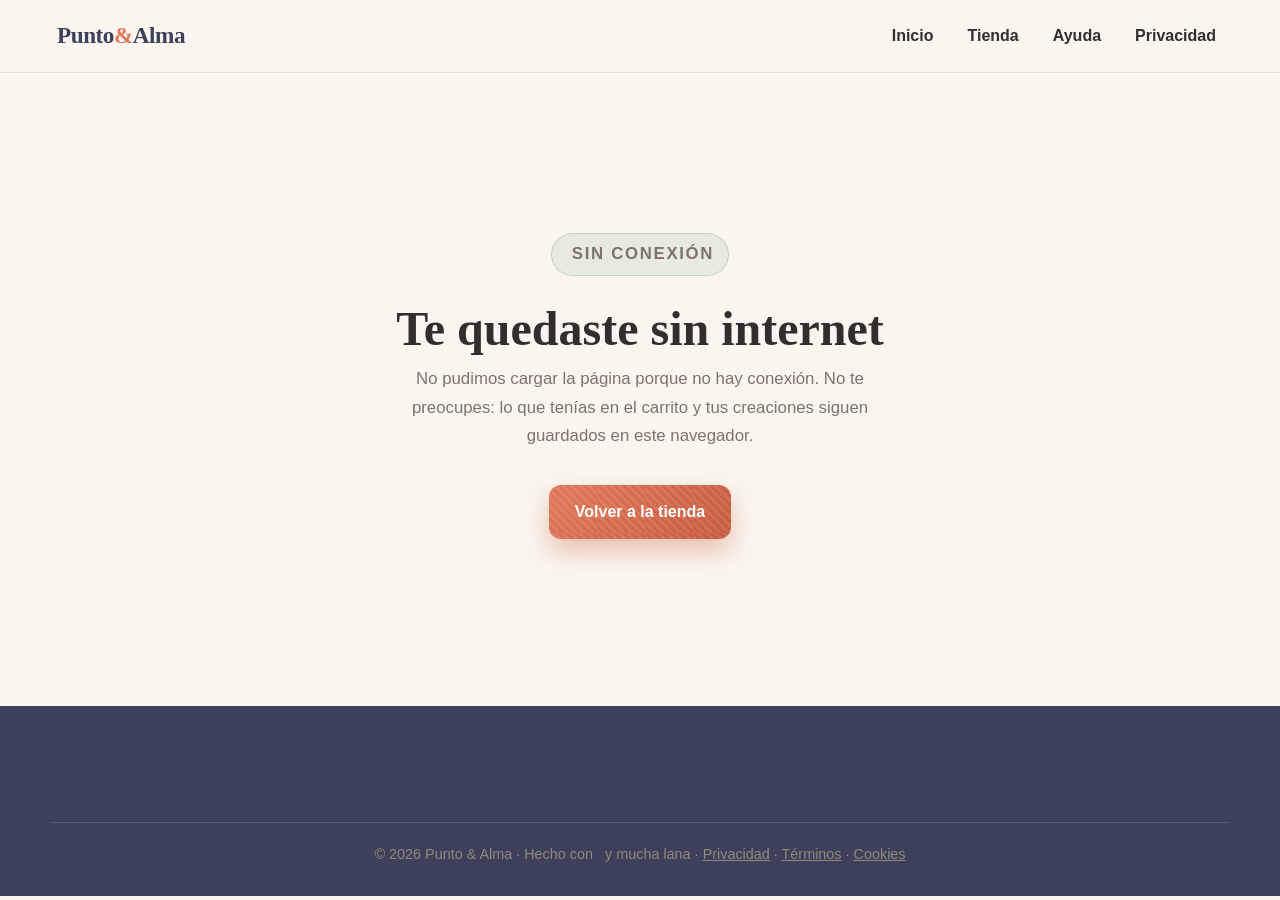
<file: offline.html>
<!doctype html>
<html lang="es">
<head>
  <meta charset="UTF-8">
  <meta name="viewport" content="width=device-width, initial-scale=1">
  <meta name="robots" content="noindex, nofollow">
  <meta name="description" content="No tienes conexión a internet. Punto & Alma seguirá aquí cuando vuelvas.">
  <meta name="theme-color" content="#3d405b">
  <title>Sin conexión · Punto &amp; Alma</title>
  <link rel="icon" href="recursos/favicon.svg" type="image/svg+xml">
  <link rel="stylesheet" href="estilos/style.css">
  <style>
    .offline-caja { max-width: 560px; margin: 0 auto; text-align: center; padding: 70px 24px; }
    .offline-caja .etiqueta { justify-content: center; }
    .offline-caja h1 { font-size: clamp(2rem, 5vw, 3rem); margin: 14px 0 10px; }
    .offline-caja p { color: var(--gris); font-size: 1.05rem; line-height: 1.7; }
    .offline-caja .boton { margin-top: 22px; }
  </style>
</head>
<body>

  <header class="encabezado">
    <div class="contenedor barra-superior">
      <a class="marca" href="index.html#inicio"><i class="fa-solid fa-heart" aria-hidden="true"></i> Punto <span>&amp;</span> Alma</a>
      <nav class="menu" aria-label="Menú principal">
        <a href="index.html#inicio">Inicio</a>
        <a href="index.html#productos">Tienda</a>
        <a href="ayuda.html">Ayuda</a>
        <a href="privacidad.html">Privacidad</a>
      </nav>
    </div>
  </header>

  <main>
    <section class="seccion">
      <div class="contenedor offline-caja">
        <p class="etiqueta"><i class="fa-solid fa-wifi" aria-hidden="true"></i> Sin conexión</p>
        <h1>Te quedaste sin internet</h1>
        <p>
          No pudimos cargar la página porque no hay conexión. No te preocupes:
          lo que tenías en el carrito y tus creaciones siguen guardados en este navegador.
        </p>
        <a class="boton" href="index.html"><i class="fa-solid fa-rotate-left" aria-hidden="true"></i> Volver a la tienda</a>
      </div>
    </section>
  </main>

  <footer class="pie">
    <div class="contenedor pie-legal">
      <p>© 2026 Punto &amp; Alma · Hecho con <i class="fa-solid fa-heart" aria-hidden="true"></i> y mucha lana ·
        <a href="privacidad.html">Privacidad</a> · <a href="terminos.html">Términos</a> · <a href="cookies.html">Cookies</a></p>
    </div>
  </footer>

</body>
</html>
</file>
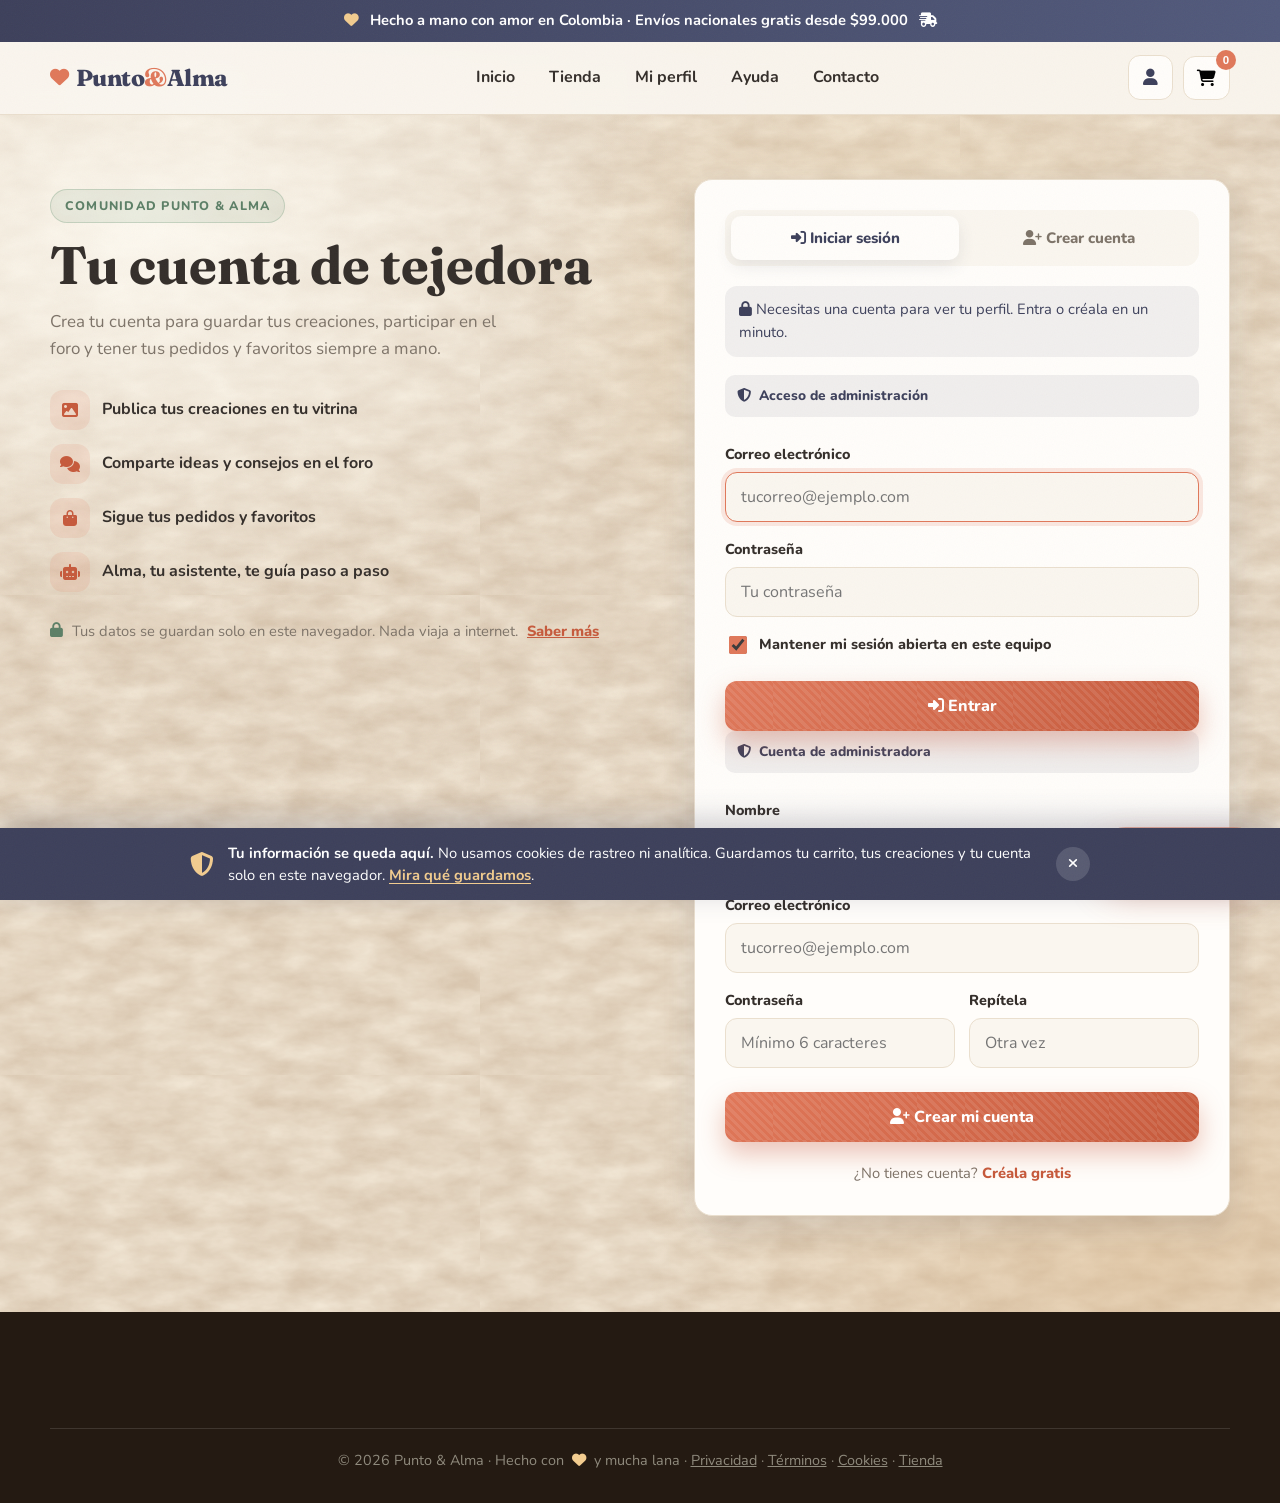
<file: perfil.html>
<!doctype html>
<html lang="es">
<head>
  <meta charset="UTF-8">
  <meta name="viewport" content="width=device-width, initial-scale=1">
  <meta name="description" content="Tu perfil de tejedora en Punto & Alma: ajustes, creaciones y foro de la comunidad.">
  <meta name="theme-color" content="#3d405b">
  <meta name="robots" content="noindex, nofollow">
  <link rel="canonical" href="https://puntoyalma.co/perfil.html">
  <meta property="og:type" content="website">
  <meta property="og:site_name" content="Punto & Alma">
  <meta property="og:title" content="Mi perfil · Punto & Alma">
  <meta property="og:description" content="Tu perfil de tejedora: ajustes, creaciones y foro de la comunidad.">
  <meta property="og:url" content="https://puntoyalma.co/perfil.html">
  <meta property="og:image" content="https://puntoyalma.co/recursos/img/producto-bolso.jpg">
  <meta property="og:locale" content="es_CO">
  <meta name="twitter:card" content="summary">
  <meta name="twitter:title" content="Mi perfil · Punto & Alma">
  <meta name="twitter:description" content="Tu perfil de tejedora: ajustes, creaciones y foro de la comunidad.">
  <meta name="twitter:image" content="https://puntoyalma.co/recursos/img/producto-bolso.jpg">
  <title>Mi perfil · Punto &amp; Alma</title>

  <link rel="icon" href="recursos/favicon.svg" type="image/svg+xml">
  <link rel="manifest" href="sitio.webmanifest">
  <link rel="preconnect" href="https://fonts.googleapis.com">
  <link rel="preconnect" href="https://fonts.gstatic.com" crossorigin>
  <link href="https://fonts.googleapis.com/css2?family=Fraunces:ital,opsz,wght@0,9..144,400..900;1,9..144,400..900&family=Nunito:ital,wght@0,400;0,600;0,700;0,800;1,400&display=swap" rel="stylesheet">
  <link rel="stylesheet" href="https://cdnjs.cloudflare.com/ajax/libs/font-awesome/6.5.2/css/all.min.css">
  <link rel="stylesheet" href="estilos/style.css">
  <link rel="stylesheet" href="estilos/texturas.css">
  <link rel="stylesheet" href="estilos/perfil.css">
  <link rel="stylesheet" href="estilos/asistente.css">

  <script src="scripts/auth.js"></script>
  <script>
    /* El perfil es personal: sin cuenta no hay nada que mostrar. */
    if (window.PAAuth && !PAAuth.actual()) PAAuth.requiereSesion('perfil.html');
  </script>
</head>
<body>

  <a class="saltar-contenido" href="#contenido">Saltar al contenido</a>

  <!-- Barra de anuncio -->
  <div class="aviso">
    <p><i class="fa-solid fa-truck-fast" aria-hidden="true"></i> Envíos nacionales gratis desde $99.000 · Hecho a mano con amor en Colombia <i class="fa-solid fa-heart" aria-hidden="true"></i></p>
  </div>

  <!-- Encabezado -->
  <header class="encabezado">
    <div class="contenedor barra-superior">
      <a class="marca" href="index.html#inicio"><i class="fa-solid fa-heart" aria-hidden="true"></i> Punto <span>&amp;</span> Alma</a>

      <button class="boton-menu" id="boton-menu" aria-label="Abrir menú" aria-expanded="false"><i class="fa-solid fa-bars" aria-hidden="true"></i></button>

      <nav class="menu" id="menu" aria-label="Menú principal">
        <a href="index.html#inicio">Inicio</a>
        <a href="index.html#productos">Tienda</a>
        <a href="#creaciones">Mis creaciones</a>
        <a href="#foro">Foro</a>
        <a href="ayuda.html">Ayuda</a>
        <a href="index.html#contacto">Contacto</a>
      </nav>

      <div class="acciones">
        <a class="usuario usuario-activo" href="perfil.html" aria-label="Mi perfil"><i class="fa-solid fa-user" aria-hidden="true"></i></a>
        <button class="carrito" type="button" aria-label="Abrir el carrito de compras">
          <i class="fa-solid fa-cart-shopping" aria-hidden="true"></i><span class="contador-carrito" id="contador-carrito">0</span>
        </button>
      </div>
    </div>
  </header>

  <main id="contenido" tabindex="-1">

    <!-- Perfil del cliente -->
    <section class="seccion perfil-seccion" id="perfil">
      <div class="contenedor">
        <div class="panel perfil-tarjeta" id="perfil-tarjeta"><!-- lo rellena perfil.js --></div>
      </div>
    </section>

    <!-- Mis creaciones -->
    <section class="seccion creaciones" id="creaciones">
      <div class="contenedor">
        <div class="cabecera-seccion reveal">
          <p class="etiqueta">Tu vitrina</p>
          <h2>Mis creaciones</h2>
          <p class="cabecera-nota">Sube el tesoro que tejiste y presume tu punto con la comunidad.</p>
        </div>

        <div class="panel panel-subir reveal">
          <div class="subir-foto">
            <label class="lienzo-subir" for="archivo-creacion">
              <img id="vista-creacion" class="vista-creacion" alt="Vista previa de tu creación" hidden>
              <span class="icono-subir" id="icono-subir">
                <i class="fa-solid fa-cloud-arrow-up" aria-hidden="true"></i>
                <b>Sube la foto de tu creación</b>
                <small>JPG o PNG · se reescala sola</small>
              </span>
            </label>
            <input type="file" id="archivo-creacion" accept="image/*" hidden>
          </div>

          <form class="form-subir" id="form-subir">
            <input type="text" id="campo-titulo" placeholder="Título · ej. Mi primera cobija" required maxlength="60" aria-label="Título de la creación">
            <textarea id="campo-descripcion" rows="3" placeholder="Cuéntanos: qué es, para quién la hiciste, cuánto te tardó…" aria-label="Descripción de la creación"></textarea>
            <div class="filas-subir">
              <select id="campo-tipo" aria-label="Tipo de crochet de la creación">
                <option value="">Tipo de crochet</option>
                <option value="amigurumis">Amigurumis</option>
                <option value="hogar">Cobijas y Hogar</option>
                <option value="moda">Moda y Accesorios</option>
                <option value="patrones">Patrones y Kits</option>
                <option value="todo">Todo tipo de crochet</option>
              </select>
              <button class="boton" type="submit"><i class="fa-solid fa-wand-magic-sparkles" aria-hidden="true"></i> Publicar creación</button>
            </div>
          </form>
        </div>

        <div class="grid-creaciones" id="grid-creaciones"></div>
      </div>
    </section>

    <!-- Foro de opiniones e ideas -->
    <section class="seccion foro" id="foro">
      <div class="contenedor">
        <div class="cabecera-seccion reveal">
          <p class="etiqueta">Comunidad</p>
          <h2>Foro de opiniones e ideas</h2>
          <p class="cabecera-nota">Comparte ideas, pide consejos y sueña en voz alta con otras tejedoras.</p>
        </div>

        <div class="panel foro-publicar reveal">
          <form id="form-foro">
            <textarea id="texto-foro" rows="3" placeholder="Comparte una idea, pide un consejo o da tu opinión…" required maxlength="500" aria-label="Mensaje para el foro"></textarea>
            <button class="boton" type="submit"><i class="fa-solid fa-paper-plane" aria-hidden="true"></i> Publicar</button>
          </form>
        </div>

        <div class="foro-lista" id="foro-lista"></div>
      </div>
    </section>

  </main>

  <!-- Pie de página -->
  <footer class="pie" id="contacto">
    <div class="contenedor pie-grid">
      <div class="pie-col pie-marca">
        <p class="pie-titulo"><i class="fa-solid fa-heart" aria-hidden="true"></i> Punto <span>&amp;</span> Alma</p>
        <p>Crochet artesanal colombiano. Tejemos piezas únicas para quienes buscan regalar —o regalarse— algo con alma.</p>
        <div class="sociales">
          <a href="https://wa.me/573136384065" target="_blank" rel="noopener" aria-label="WhatsApp"><i class="fa-brands fa-whatsapp" aria-hidden="true"></i></a>
          <a href="#" aria-label="Instagram"><i class="fa-brands fa-instagram" aria-hidden="true"></i></a>
          <a href="#" aria-label="TikTok"><i class="fa-brands fa-tiktok" aria-hidden="true"></i></a>
          <a href="#" aria-label="Facebook"><i class="fa-brands fa-facebook-f" aria-hidden="true"></i></a>
        </div>
      </div>
      <div class="pie-col">
        <p class="pie-titulo">Tienda</p>
        <a href="index.html#categorias">Amigurumis</a>
        <a href="index.html#categorias">Cobijas &amp; Hogar</a>
        <a href="index.html#categorias">Bolsos &amp; Accesorios</a>
        <a href="index.html#patrones">Patrones &amp; Kits</a>
      </div>
      <div class="pie-col">
        <p class="pie-titulo">Ayuda</p>
        <a href="ayuda.html#todo">Guías completas</a>
        <a href="ayuda.html#creaciones">Subir mi creación</a>
        <a href="ayuda.html#foro">Usar el foro</a>
        <a href="ayuda.html#envios">Envíos y tiempos</a>
        <a href="ayuda.html#faq">Preguntas frecuentes</a>
      </div>
      <div class="pie-col">
        <p class="pie-titulo">Contacto</p>
        <p><i class="fa-solid fa-location-dot" aria-hidden="true"></i> Manizales, Colombia</p>
        <p><i class="fa-solid fa-envelope" aria-hidden="true"></i> santiagoquicenomolano@gmail.com</p>
        <a href="https://wa.me/573136384065" target="_blank" rel="noopener"><i class="fa-solid fa-phone" aria-hidden="true"></i> 313 638 4065</a>
        <div class="pagos"><span>Bancolombia</span><span>Nequi</span><span>Daviplata</span><span>Visa/MC</span></div>
      </div>
    </div>
    <div class="contenedor pie-legal">
      <p>© 2026 Punto &amp; Alma · Hecho con <i class="fa-solid fa-heart" aria-hidden="true"></i> y mucha lana ·
        <a href="privacidad.html">Privacidad</a> · <a href="terminos.html">Términos</a> · <a href="cookies.html">Cookies</a> ·
        <a href="ayuda.html">Ayuda</a></p>
    </div>
  </footer>

  <!-- Aviso "listo" -->
  <div class="toast" id="toast" role="status" aria-live="polite" hidden><i class="fa-solid fa-circle-check" aria-hidden="true"></i> ¡Listo!</div>

  <!-- Ventana de ajustes (la abre el engranaje) -->
  <div class="modal" id="modal-ajustes" hidden>
    <div class="modal-caja" role="dialog" aria-modal="true" aria-labelledby="ajustes-titulo">
      <button class="modal-cerrar" id="cerrar-ajustes" type="button" aria-label="Cerrar ajustes"><i class="fa-solid fa-xmark" aria-hidden="true"></i></button>

      <h2 id="ajustes-titulo">Ajustes de perfil</h2>
      <p class="modal-pie-nota">Cambia tus datos y verás los cambios aplicados al instante.</p>

      <div class="modal-preview">
        <div class="preview-avatar" id="preview-foto"></div>
        <div class="preview-datos">
          <b id="preview-nombre">…</b>
          <span id="preview-tipo">…</span>
        </div>
      </div>

      <div class="modal-campo">
        <label for="campo-nombre">Nombre</label>
        <input type="text" id="campo-nombre" maxlength="40" autocomplete="name" aria-label="Tu nombre">
      </div>

      <div class="modal-campo">
        <p class="modal-rotulo">Foto de perfil</p>
        <div class="botones-foto">
          <label class="boton-secundario" for="subir-foto"><i class="fa-solid fa-image" aria-hidden="true"></i> Subir foto</label>
          <input type="file" id="subir-foto" accept="image/*" hidden>
          <button class="boton-secundario" id="quitar-foto" type="button"><i class="fa-solid fa-trash-can" aria-hidden="true"></i> Quitar foto</button>
        </div>
      </div>

      <div class="modal-campo">
        <p class="modal-rotulo">Tipo de crochet que haces</p>
        <div class="opciones-tipo" id="opciones-tipo"></div>
        <p class="tipo-descripcion" id="tipo-descripcion"></p>
      </div>

      <div class="modal-campo">
        <p class="modal-rotulo">Seguridad</p>
        <p class="modal-pie-nota">Déjalo vacío si no quieres cambiar tu contraseña.</p>
        <div class="campos-clave">
          <input type="password" id="campo-clave" placeholder="Nueva contraseña" autocomplete="new-password" aria-label="Nueva contraseña">
          <input type="password" id="campo-clave2" placeholder="Repítela" autocomplete="new-password" aria-label="Repite la nueva contraseña">
        </div>
      </div>

      <div class="modal-acciones">
        <button class="boton-secundario" id="cancelar-ajustes" type="button">Cancelar</button>
        <button class="boton" id="guardar-ajustes" type="button"><i class="fa-solid fa-check" aria-hidden="true"></i> Guardar cambios</button>
      </div>
    </div>
  </div>

  <script src="scripts/sitio.js" defer></script>
  <script src="scripts/catalogo.js" defer></script>
  <script src="scripts/contenido.js" defer></script>
  <script src="scripts/db.js" defer></script>
  <script src="scripts/comun.js" defer></script>
  <script src="scripts/registro.js" defer></script>
  <script src="scripts/carrito.js" defer></script>
  <script src="scripts/ia.js" defer></script>
  <script src="scripts/asistente.js" defer></script>
  <script src="scripts/perfil.js" defer></script>
</body>
</html>
</file>
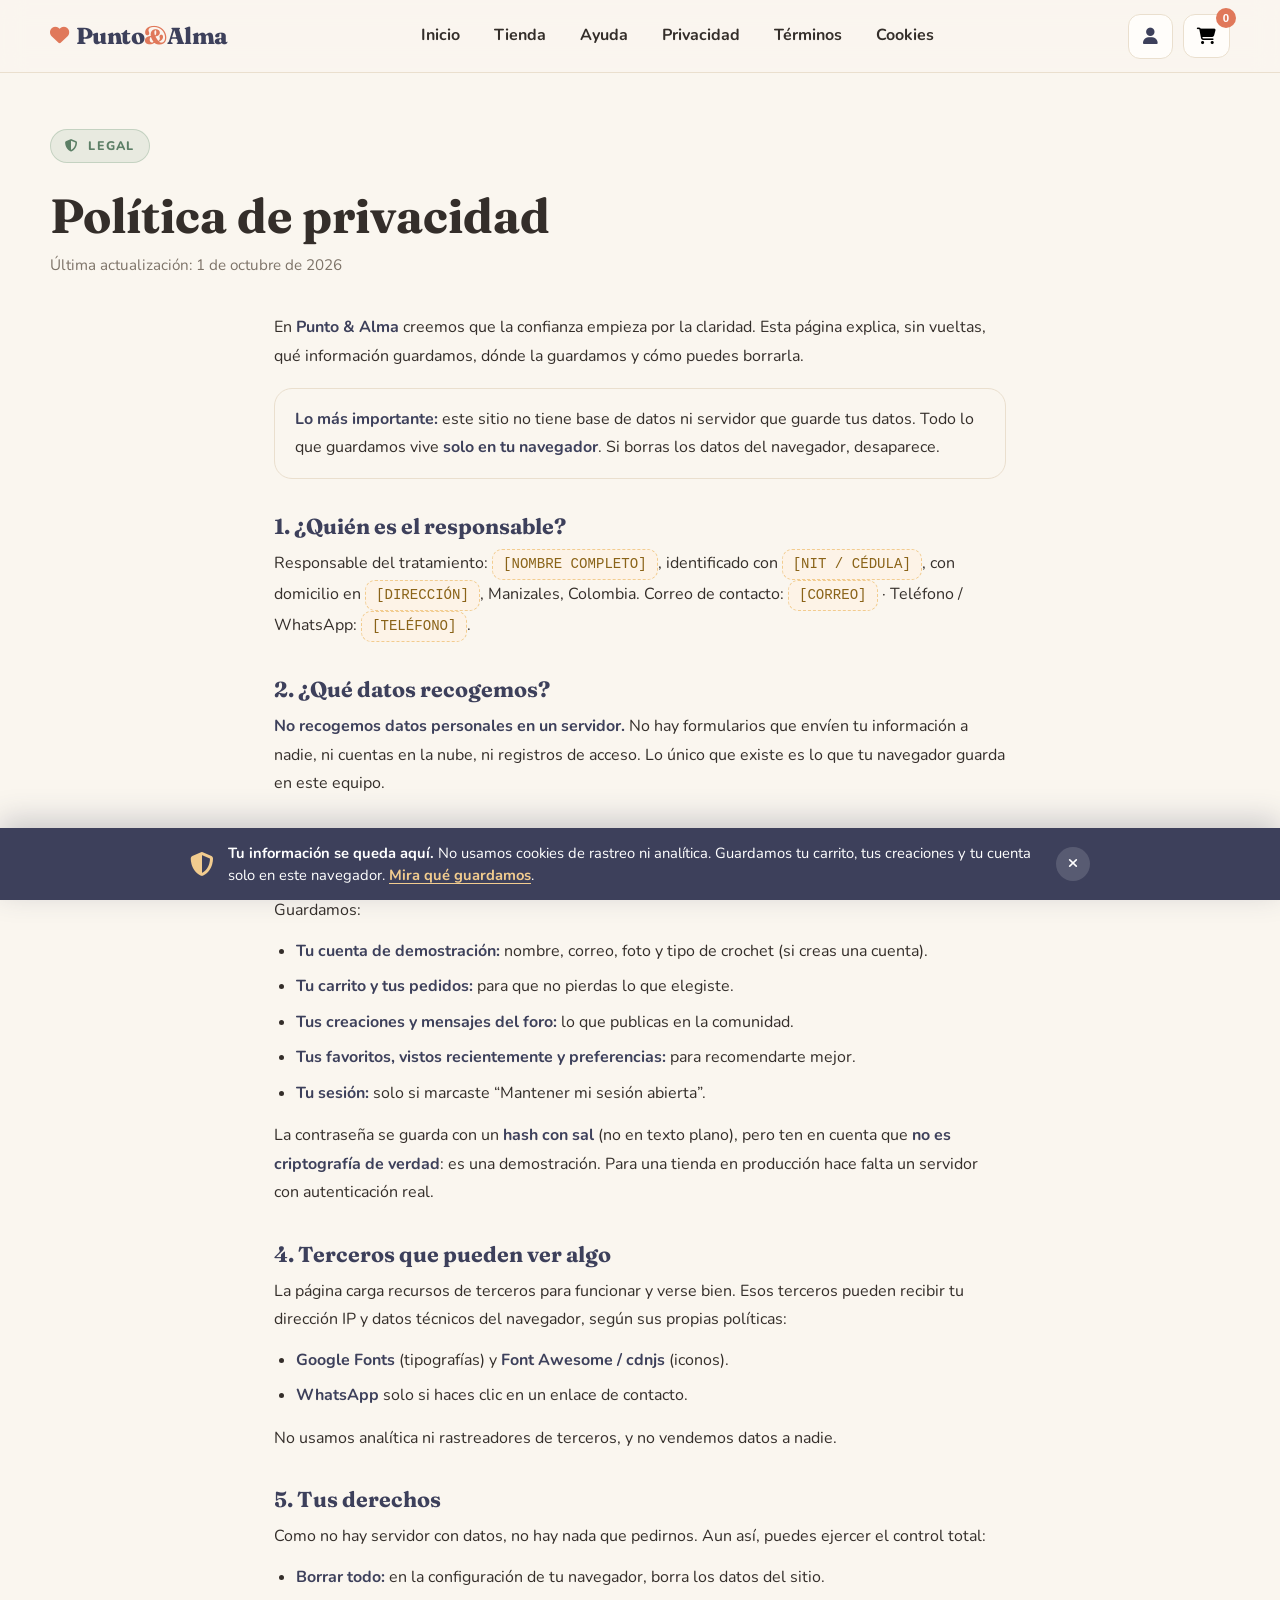
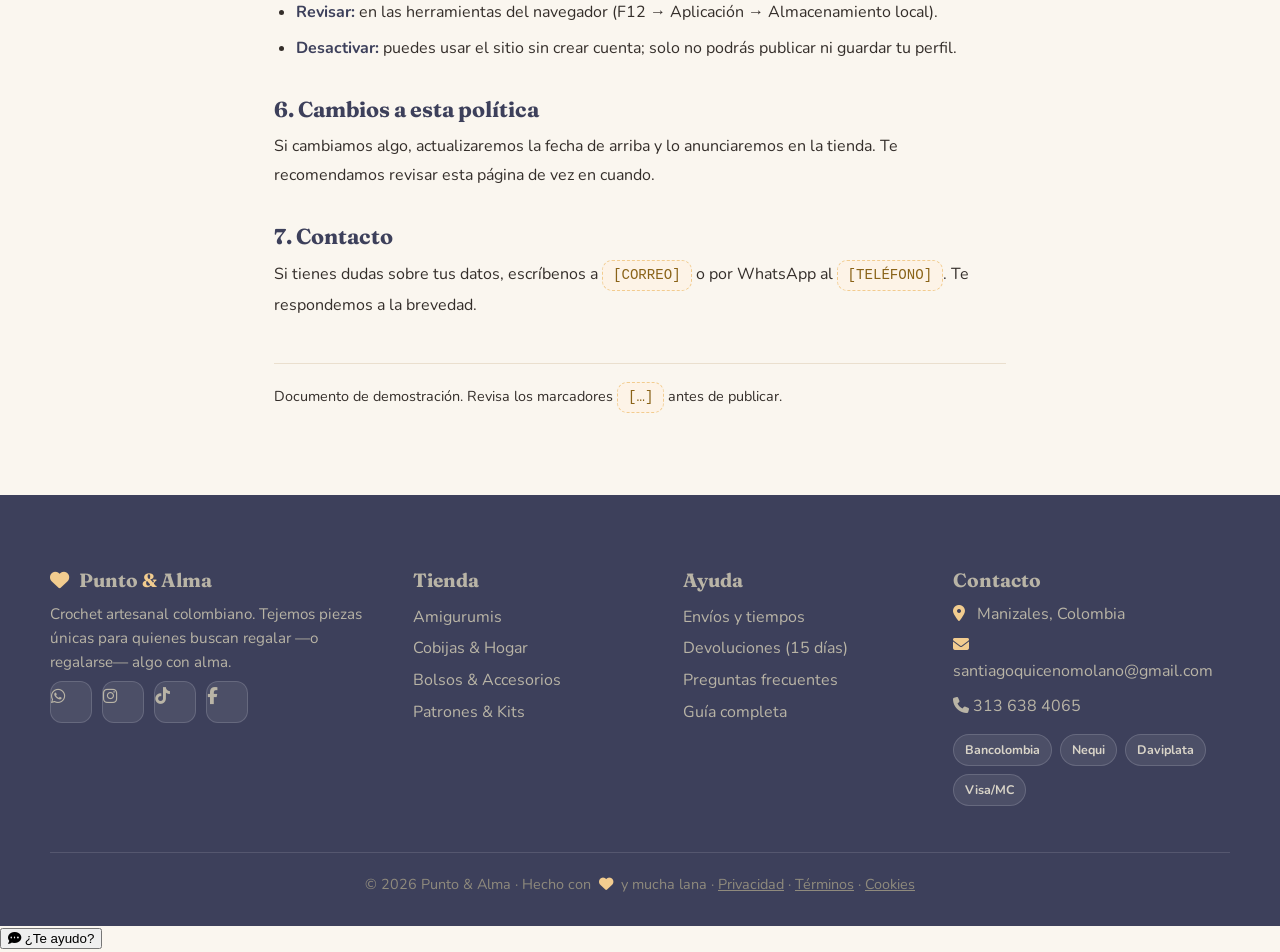
<file: privacidad.html>
<!doctype html>
<html lang="es">
<head>
  <meta charset="UTF-8">
  <meta name="viewport" content="width=device-width, initial-scale=1">
  <meta name="description" content="Política de privacidad de Punto & Alma: qué datos guardamos, dónde y cómo los borras. Todo vive en tu navegador.">
  <meta name="theme-color" content="#3d405b">
  <meta name="robots" content="index, follow">
  <link rel="canonical" href="https://puntoyalma.co/privacidad.html">

  <meta property="og:type" content="website">
  <meta property="og:site_name" content="Punto & Alma">
  <meta property="og:title" content="Política de privacidad · Punto & Alma">
  <meta property="og:description" content="Qué datos guardamos, dónde y cómo los borras. Todo vive en tu navegador.">
  <meta property="og:url" content="https://puntoyalma.co/privacidad.html">
  <meta property="og:image" content="https://puntoyalma.co/recursos/img/producto-bolso.jpg">
  <meta property="og:locale" content="es_CO">
  <meta name="twitter:card" content="summary">
  <meta name="twitter:title" content="Política de privacidad · Punto & Alma">
  <meta name="twitter:description" content="Qué datos guardamos, dónde y cómo los borras.">
  <meta name="twitter:image" content="https://puntoyalma.co/recursos/img/producto-bolso.jpg">

  <title>Política de privacidad · Punto &amp; Alma</title>

  <link rel="icon" href="recursos/favicon.svg" type="image/svg+xml">
  <link rel="apple-touch-icon" href="recursos/img/apple-touch-icon.png">
  <link rel="manifest" href="sitio.webmanifest">
  <link rel="preconnect" href="https://fonts.googleapis.com">
  <link rel="preconnect" href="https://fonts.gstatic.com" crossorigin>
  <link href="https://fonts.googleapis.com/css2?family=Fraunces:ital,opsz,wght@0,9..144,400..900;1,9..144,400..900&family=Nunito:ital,wght@0,400;0,600;0,700;0,800;1,400&display=swap" rel="stylesheet">
  <link rel="stylesheet" href="https://cdnjs.cloudflare.com/ajax/libs/font-awesome/6.5.2/css/all.min.css">
  <link rel="stylesheet" href="estilos/style.css">
  <link rel="stylesheet" href="estilos/legal.css">

  <script type="application/ld+json">
  {
    "@context": "https://schema.org",
    "@type": "WebPage",
    "name": "Política de privacidad",
    "url": "https://puntoyalma.co/privacidad.html",
    "inLanguage": "es-CO",
    "isPartOf": { "@type": "WebSite", "name": "Punto & Alma", "url": "https://puntoyalma.co/" }
  }
  </script>

  <script src="scripts/auth.js"></script>
</head>
<body>

  <a class="saltar-contenido" href="#contenido">Saltar al contenido</a>

  <!-- Encabezado -->
  <header class="encabezado">
    <div class="contenedor barra-superior">
      <a class="marca" href="index.html#inicio"><i class="fa-solid fa-heart" aria-hidden="true"></i> Punto <span>&amp;</span> Alma</a>

      <button class="boton-menu" id="boton-menu" aria-label="Abrir menú" aria-expanded="false"><i class="fa-solid fa-bars" aria-hidden="true"></i></button>

      <nav class="menu" id="menu" aria-label="Menú principal">
        <a href="index.html#inicio">Inicio</a>
        <a href="index.html#productos">Tienda</a>
        <a href="ayuda.html">Ayuda</a>
        <a href="privacidad.html">Privacidad</a>
        <a href="terminos.html">Términos</a>
        <a href="cookies.html">Cookies</a>
      </nav>

      <div class="acciones">
        <a class="usuario" href="perfil.html" aria-label="Mi perfil" title="Mi perfil"><i class="fa-solid fa-user" aria-hidden="true"></i></a>
        <button class="carrito" type="button" aria-label="Abrir el carrito de compras">
          <i class="fa-solid fa-cart-shopping" aria-hidden="true"></i><span class="contador-carrito" id="contador-carrito">0</span>
        </button>
      </div>
    </div>
  </header>

  <main id="contenido" tabindex="-1">

    <section class="seccion legal-portada">
      <div class="contenedor">
        <p class="etiqueta"><i class="fa-solid fa-shield-halved" aria-hidden="true"></i> Legal</p>
        <h1>Política de privacidad</h1>
        <p class="legal-fecha">Última actualización: <time datetime="2026-10-01">1 de octubre de 2026</time></p>
      </div>
    </section>

    <div class="legal-cuerpo">

      <p>
        En <strong>Punto &amp; Alma</strong> creemos que la confianza empieza por la claridad. Esta página explica,
        sin vueltas, qué información guardamos, dónde la guardamos y cómo puedes borrarla.
      </p>

      <div class="caja-aviso">
        <p><strong>Lo más importante:</strong> este sitio no tiene base de datos ni servidor que guarde tus datos.
        Todo lo que guardamos vive <strong>solo en tu navegador</strong>. Si borras los datos del navegador, desaparece.</p>
      </div>

      <h2>1. ¿Quién es el responsable?</h2>
      <p>
        Responsable del tratamiento: <span class="marcador">[NOMBRE COMPLETO]</span>,
        identificado con <span class="marcador">[NIT / CÉDULA]</span>, con domicilio en
        <span class="marcador">[DIRECCIÓN]</span>, Manizales, Colombia.
        Correo de contacto: <span class="marcador">[CORREO]</span> ·
        Teléfono / WhatsApp: <span class="marcador">[TELÉFONO]</span>.
      </p>

      <h2>2. ¿Qué datos recogemos?</h2>
      <p>
        <strong>No recogemos datos personales en un servidor.</strong> No hay formularios que envíen tu información
        a nadie, ni cuentas en la nube, ni registros de acceso. Lo único que existe es lo que tu navegador guarda
        en este equipo.
      </p>

      <h2>3. Lo que guardamos en tu navegador</h2>
      <p>Usamos el almacenamiento local del navegador (localStorage) para que la tienda funcione. Guardamos:</p>
      <ul>
        <li><strong>Tu cuenta de demostración:</strong> nombre, correo, foto y tipo de crochet (si creas una cuenta).</li>
        <li><strong>Tu carrito y tus pedidos:</strong> para que no pierdas lo que elegiste.</li>
        <li><strong>Tus creaciones y mensajes del foro:</strong> lo que publicas en la comunidad.</li>
        <li><strong>Tus favoritos, vistos recientemente y preferencias:</strong> para recomendarte mejor.</li>
        <li><strong>Tu sesión:</strong> solo si marcaste “Mantener mi sesión abierta”.</li>
      </ul>
      <p>
        La contraseña se guarda con un <strong>hash con sal</strong> (no en texto plano), pero ten en cuenta que
        <strong>no es criptografía de verdad</strong>: es una demostración. Para una tienda en producción hace falta
        un servidor con autenticación real.
      </p>

      <h2>4. Terceros que pueden ver algo</h2>
      <p>
        La página carga recursos de terceros para funcionar y verse bien. Esos terceros pueden recibir tu dirección
        IP y datos técnicos del navegador, según sus propias políticas:
      </p>
      <ul>
        <li><strong>Google Fonts</strong> (tipografías) y <strong>Font Awesome / cdnjs</strong> (iconos).</li>
        <li><strong>WhatsApp</strong> solo si haces clic en un enlace de contacto.</li>
      </ul>
      <p>No usamos analítica ni rastreadores de terceros, y no vendemos datos a nadie.</p>

      <h2>5. Tus derechos</h2>
      <p>
        Como no hay servidor con datos, no hay nada que pedirnos. Aun así, puedes ejercer el control total:
      </p>
      <ul>
        <li><strong>Borrar todo:</strong> en la configuración de tu navegador, borra los datos del sitio.</li>
        <li><strong>Revisar:</strong> en las herramientas del navegador (F12 → Aplicación → Almacenamiento local).</li>
        <li><strong>Desactivar:</strong> puedes usar el sitio sin crear cuenta; solo no podrás publicar ni guardar tu perfil.</li>
      </ul>

      <h2>6. Cambios a esta política</h2>
      <p>
        Si cambiamos algo, actualizaremos la fecha de arriba y lo anunciaremos en la tienda. Te recomendamos
        revisar esta página de vez en cuando.
      </p>

      <h2>7. Contacto</h2>
      <p>
        Si tienes dudas sobre tus datos, escríbenos a <span class="marcador">[CORREO]</span> o por WhatsApp al
        <span class="marcador">[TELÉFONO]</span>. Te respondemos a la brevedad.
      </p>

      <p class="legal-actualizado">Documento de demostración. Revisa los marcadores <span class="marcador">[…]</span> antes de publicar.</p>

    </div>
  </main>

  <!-- Pie de página -->
  <footer class="pie">
    <div class="contenedor pie-grid">
      <div class="pie-col pie-marca">
        <p class="pie-titulo"><i class="fa-solid fa-heart" aria-hidden="true"></i> Punto <span>&amp;</span> Alma</p>
        <p>Crochet artesanal colombiano. Tejemos piezas únicas para quienes buscan regalar —o regalarse— algo con alma.</p>
        <div class="sociales">
          <a href="https://wa.me/573136384065" target="_blank" rel="noopener" aria-label="WhatsApp"><i class="fa-brands fa-whatsapp" aria-hidden="true"></i></a>
          <a href="#" aria-label="Instagram"><i class="fa-brands fa-instagram" aria-hidden="true"></i></a>
          <a href="#" aria-label="TikTok"><i class="fa-brands fa-tiktok" aria-hidden="true"></i></a>
          <a href="#" aria-label="Facebook"><i class="fa-brands fa-facebook-f" aria-hidden="true"></i></a>
        </div>
      </div>
      <div class="pie-col">
        <p class="pie-titulo">Tienda</p>
        <a href="index.html#categorias">Amigurumis</a>
        <a href="index.html#categorias">Cobijas &amp; Hogar</a>
        <a href="index.html#categorias">Bolsos &amp; Accesorios</a>
        <a href="index.html#patrones">Patrones &amp; Kits</a>
      </div>
      <div class="pie-col">
        <p class="pie-titulo">Ayuda</p>
        <a href="ayuda.html#envios">Envíos y tiempos</a>
        <a href="ayuda.html#devoluciones">Devoluciones (15 días)</a>
        <a href="ayuda.html#faq">Preguntas frecuentes</a>
        <a href="ayuda.html#todo">Guía completa</a>
      </div>
      <div class="pie-col">
        <p class="pie-titulo">Contacto</p>
        <p><i class="fa-solid fa-location-dot" aria-hidden="true"></i> Manizales, Colombia</p>
        <p><i class="fa-solid fa-envelope" aria-hidden="true"></i> santiagoquicenomolano@gmail.com</p>
        <a href="https://wa.me/573136384065" target="_blank" rel="noopener"><i class="fa-solid fa-phone" aria-hidden="true"></i> 313 638 4065</a>
        <div class="pagos"><span>Bancolombia</span><span>Nequi</span><span>Daviplata</span><span>Visa/MC</span></div>
      </div>
    </div>
    <div class="contenedor pie-legal">
      <p>© 2026 Punto &amp; Alma · Hecho con <i class="fa-solid fa-heart" aria-hidden="true"></i> y mucha lana ·
        <a href="privacidad.html">Privacidad</a> · <a href="terminos.html">Términos</a> · <a href="cookies.html">Cookies</a></p>
    </div>
  </footer>

  <div class="toast" id="toast" role="status" aria-live="polite" hidden><i class="fa-solid fa-circle-check" aria-hidden="true"></i> ¡Listo!</div>

  <script src="scripts/sitio.js" defer></script>
  <script src="scripts/catalogo.js" defer></script>
  <script src="scripts/contenido.js" defer></script>
  <script src="scripts/comun.js" defer></script>
  <script src="scripts/registro.js" defer></script>
  <script src="scripts/carrito.js" defer></script>
  <script src="scripts/ia.js" defer></script>
  <script src="scripts/asistente.js" defer></script>
</body>
</html>
</file>
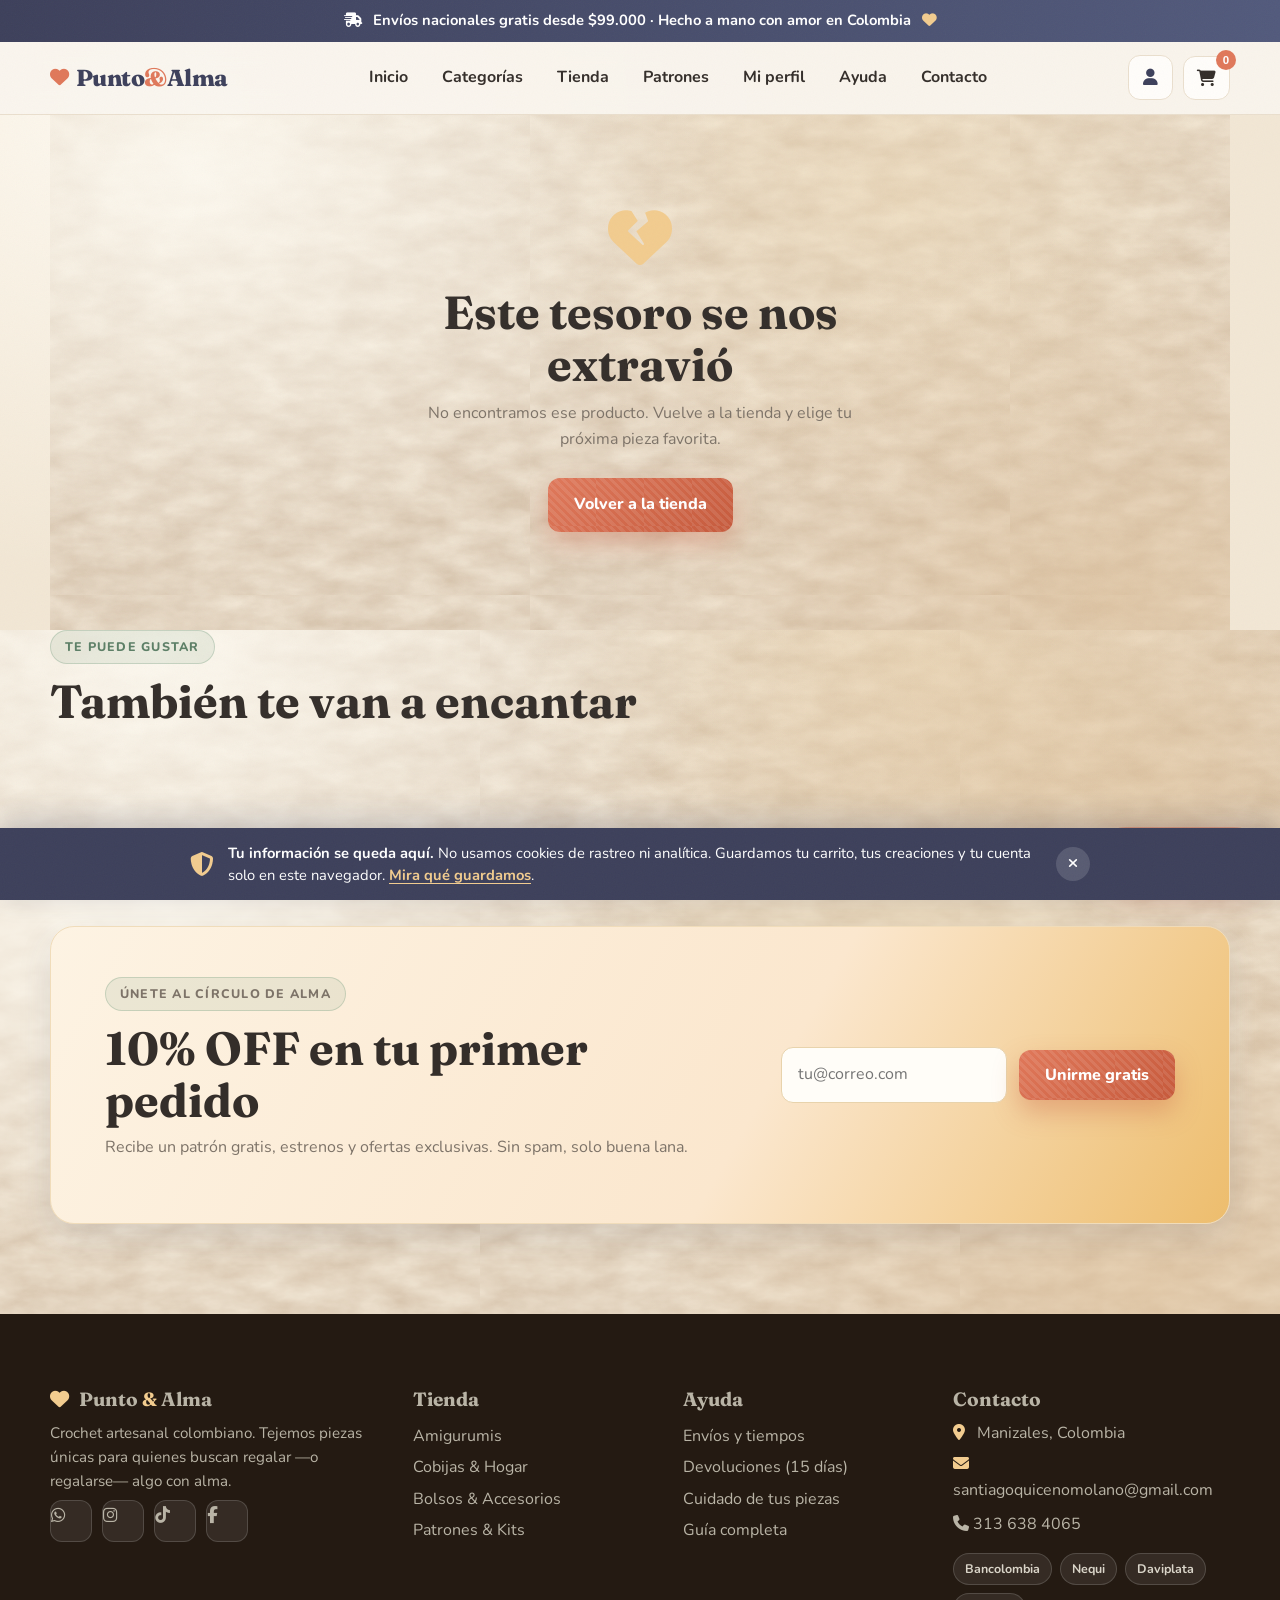
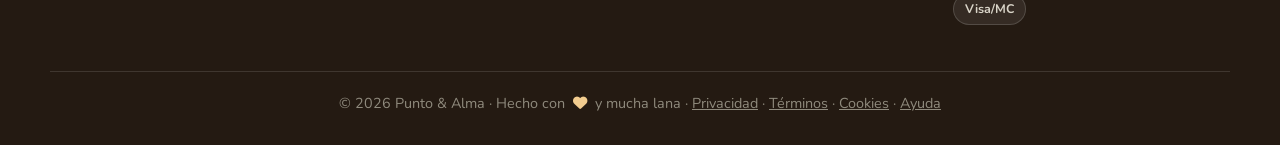
<file: producto.html>
<!doctype html>
<html lang="es">
<head>
  <meta charset="UTF-8">
  <meta name="viewport" content="width=device-width, initial-scale=1">
  <meta name="description" content="Detalle del producto · Punto & Alma, crochet artesanal colombiano.">
  <meta name="theme-color" content="#3d405b">
  <meta name="robots" content="index, follow, max-image-preview:large">
  <link rel="canonical" href="https://puntoyalma.co/producto.html">
  <meta property="og:type" content="product">
  <meta property="og:site_name" content="Punto & Alma">
  <meta property="og:title" content="Detalle de producto · Punto & Alma">
  <meta property="og:description" content="Cada pieza es única, hecha 100% a mano en Manizales, Colombia.">
  <meta property="og:url" content="https://puntoyalma.co/producto.html">
  <meta property="og:image" content="https://puntoyalma.co/recursos/img/producto-bolso.jpg">
  <meta property="og:image:width" content="960">
  <meta property="og:image:height" content="640">
  <meta property="og:locale" content="es_CO">
  <meta name="twitter:card" content="summary_large_image">
  <meta name="twitter:title" content="Detalle de producto · Punto & Alma">
  <meta name="twitter:description" content="Cada pieza es única, hecha 100% a mano en Manizales, Colombia.">
  <meta name="twitter:image" content="https://puntoyalma.co/recursos/img/producto-bolso.jpg">
  <title>Detalle · Punto &amp; Alma</title>

  <link rel="icon" href="recursos/favicon.svg" type="image/svg+xml">
  <link rel="apple-touch-icon" href="recursos/img/apple-touch-icon.png">
  <link rel="manifest" href="sitio.webmanifest">
  <link rel="preconnect" href="https://fonts.googleapis.com">
  <link rel="preconnect" href="https://fonts.gstatic.com" crossorigin>
  <link href="https://fonts.googleapis.com/css2?family=Fraunces:ital,opsz,wght@0,9..144,400..900;1,9..144,400..900&family=Nunito:ital,wght@0,400;0,600;0,700;0,800;1,400&display=swap" rel="stylesheet">
  <link rel="stylesheet" href="https://cdnjs.cloudflare.com/ajax/libs/font-awesome/6.5.2/css/all.min.css">
  <link rel="stylesheet" href="estilos/style.css">
  <link rel="stylesheet" href="estilos/texturas.css">
  <link rel="stylesheet" href="estilos/producto.css">
  <link rel="stylesheet" href="estilos/asistente.css">

  <script src="scripts/auth.js"></script>
</head>
<body>

  <a class="saltar-contenido" href="#contenido">Saltar al contenido</a>

  <!-- Barra de anuncio -->
  <div class="aviso">
    <p><i class="fa-solid fa-truck-fast" aria-hidden="true"></i> Envíos nacionales gratis desde $99.000 · Hecho a mano con amor en Colombia <i class="fa-solid fa-heart" aria-hidden="true"></i></p>
  </div>

  <!-- Encabezado -->
  <header class="encabezado">
    <div class="contenedor barra-superior">
      <a class="marca" href="index.html#inicio"><i class="fa-solid fa-heart" aria-hidden="true"></i> Punto <span>&amp;</span> Alma</a>

      <button class="boton-menu" id="boton-menu" aria-label="Abrir menú" aria-expanded="false"><i class="fa-solid fa-bars" aria-hidden="true"></i></button>

      <nav class="menu" id="menu" aria-label="Menú principal">
        <a href="index.html#inicio">Inicio</a>
        <a href="index.html#categorias">Categorías</a>
        <a href="index.html#productos">Tienda</a>
        <a href="index.html#patrones">Patrones</a>
        <a href="perfil.html">Mi perfil</a>
        <a href="ayuda.html">Ayuda</a>
        <a href="index.html#contacto">Contacto</a>
      </nav>

      <div class="acciones">
        <a class="usuario" href="perfil.html" aria-label="Mi perfil"><i class="fa-solid fa-user" aria-hidden="true"></i></a>
        <button class="carrito" type="button" aria-label="Abrir el carrito de compras">
          <i class="fa-solid fa-cart-shopping" aria-hidden="true"></i><span class="contador-carrito" id="contador-carrito">0</span>
        </button>
      </div>
    </div>
  </header>

  <main id="contenido" tabindex="-1">

    <!-- Detalle del producto (lo rellena producto.js) -->
    <div class="contenedor" id="detalle-producto"></div>

    <!-- Productos relacionados -->
    <section class="seccion relacionados" id="relacionados">
      <div class="contenedor">
        <div class="cabecera-seccion reveal">
          <p class="etiqueta">Te puede gustar</p>
          <h2>También te van a encantar</h2>
        </div>
        <div class="grid-productos" id="relacionados-grid"></div>
      </div>
    </section>

    <!-- Newsletter -->
    <section class="seccion boletin">
      <div class="contenedor boletin-caja reveal">
        <div>
          <p class="etiqueta">Únete al círculo de Alma</p>
          <h2>10% OFF en tu primer pedido</h2>
          <p>Recibe un patrón gratis, estrenos y ofertas exclusivas. Sin spam, solo buena lana.</p>
        </div>
        <form class="form-boletin" id="form-boletin">
          <input type="email" id="email-boletin" placeholder="tu@correo.com" required aria-label="Tu correo electrónico">
          <button class="boton" type="submit">Unirme gratis</button>
          <p class="mensaje-boletin" id="mensaje-boletin" hidden><i class="fa-solid fa-circle-check" aria-hidden="true"></i> ¡Listo! Revisa tu correo para tu descuento.</p>
        </form>
      </div>
    </section>

  </main>

  <!-- Pie de página -->
  <footer class="pie" id="contacto">
    <div class="contenedor pie-grid">
      <div class="pie-col pie-marca">
        <p class="pie-titulo"><i class="fa-solid fa-heart" aria-hidden="true"></i> Punto <span>&amp;</span> Alma</p>
        <p>Crochet artesanal colombiano. Tejemos piezas únicas para quienes buscan regalar —o regalarse— algo con alma.</p>
        <div class="sociales">
          <a href="https://wa.me/573136384065" target="_blank" rel="noopener" aria-label="WhatsApp"><i class="fa-brands fa-whatsapp" aria-hidden="true"></i></a>
          <a href="#" aria-label="Instagram"><i class="fa-brands fa-instagram" aria-hidden="true"></i></a>
          <a href="#" aria-label="TikTok"><i class="fa-brands fa-tiktok" aria-hidden="true"></i></a>
          <a href="#" aria-label="Facebook"><i class="fa-brands fa-facebook-f" aria-hidden="true"></i></a>
        </div>
      </div>
      <div class="pie-col">
        <p class="pie-titulo">Tienda</p>
        <a href="index.html#categorias">Amigurumis</a>
        <a href="index.html#categorias">Cobijas &amp; Hogar</a>
        <a href="index.html#categorias">Bolsos &amp; Accesorios</a>
        <a href="index.html#patrones">Patrones &amp; Kits</a>
      </div>
      <div class="pie-col">
        <p class="pie-titulo">Ayuda</p>
        <a href="ayuda.html#envios">Envíos y tiempos</a>
        <a href="ayuda.html#devoluciones">Devoluciones (15 días)</a>
        <a href="ayuda.html#cuidados">Cuidado de tus piezas</a>
        <a href="ayuda.html#todo">Guía completa</a>
      </div>
      <div class="pie-col">
        <p class="pie-titulo">Contacto</p>
        <p><i class="fa-solid fa-location-dot" aria-hidden="true"></i> Manizales, Colombia</p>
        <p><i class="fa-solid fa-envelope" aria-hidden="true"></i> santiagoquicenomolano@gmail.com</p>
        <a href="https://wa.me/573136384065" target="_blank" rel="noopener"><i class="fa-solid fa-phone" aria-hidden="true"></i> 313 638 4065</a>
        <div class="pagos"><span>Bancolombia</span><span>Nequi</span><span>Daviplata</span><span>Visa/MC</span></div>
      </div>
    </div>
    <div class="contenedor pie-legal">
      <p>© 2026 Punto &amp; Alma · Hecho con <i class="fa-solid fa-heart" aria-hidden="true"></i> y mucha lana ·
        <a href="privacidad.html">Privacidad</a> · <a href="terminos.html">Términos</a> · <a href="cookies.html">Cookies</a> ·
        <a href="ayuda.html">Ayuda</a></p>
    </div>
  </footer>

  <!-- Aviso "añadido al carrito" -->
  <div class="toast" id="toast" role="status" aria-live="polite" hidden><i class="fa-solid fa-circle-check" aria-hidden="true"></i> ¡Añadido a tu carrito!</div>

  <script src="scripts/sitio.js" defer></script>
  <script src="scripts/catalogo.js" defer></script>
  <script src="scripts/contenido.js" defer></script>
  <script src="scripts/db.js" defer></script>
  <script src="scripts/comun.js" defer></script>
  <script src="scripts/registro.js" defer></script>
  <script src="scripts/carrito.js" defer></script>
  <script src="scripts/ia.js" defer></script>
  <script src="scripts/asistente.js" defer></script>
  <script src="scripts/producto.js" defer></script>
</body>
</html>
</file>
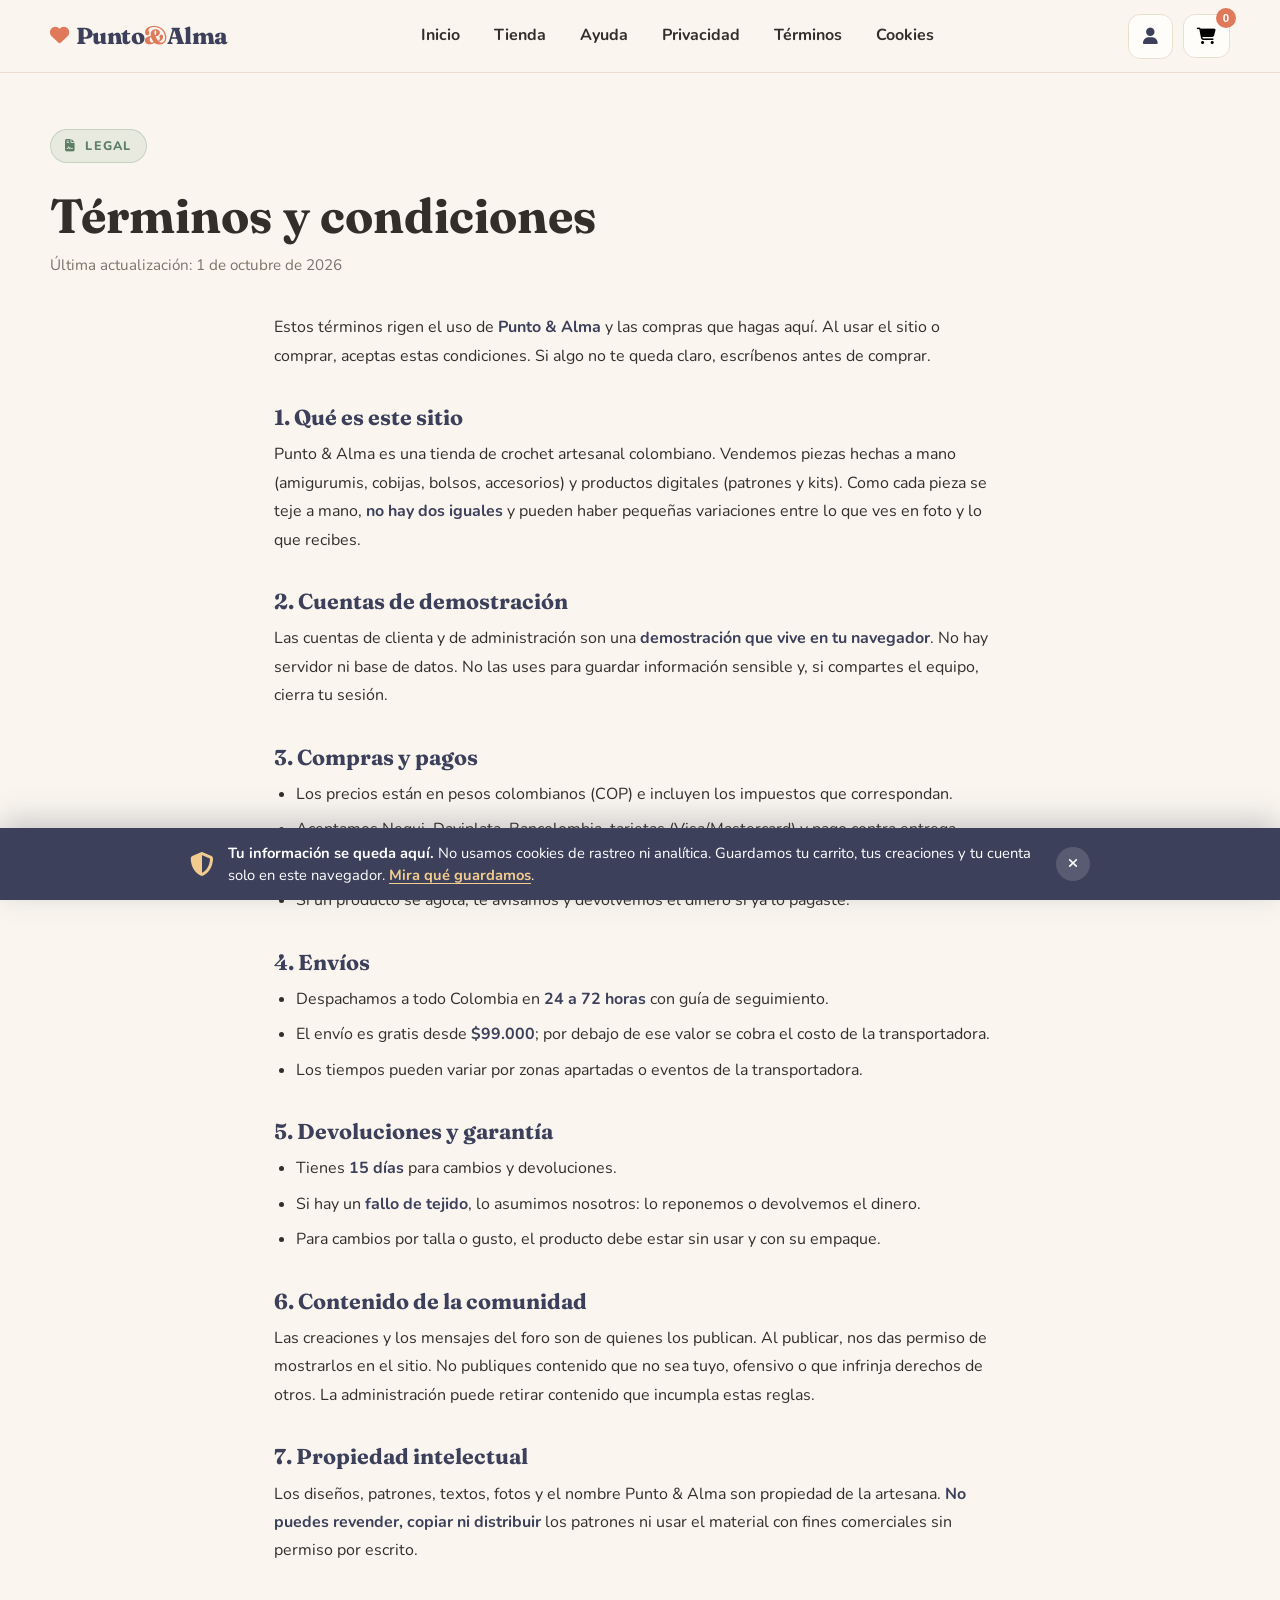
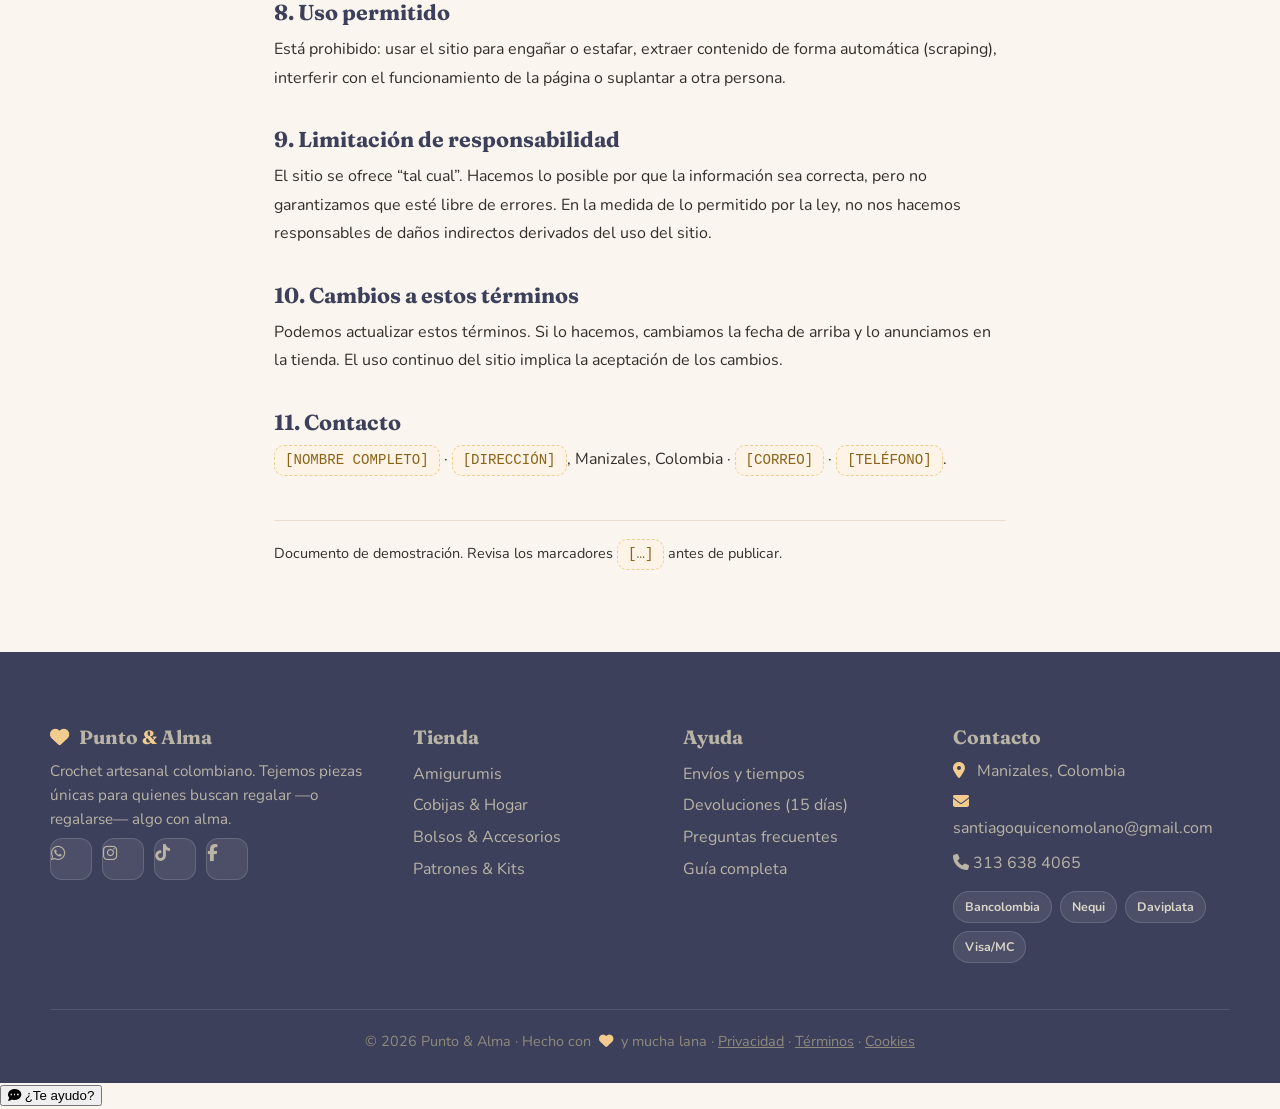
<file: terminos.html>
<!doctype html>
<html lang="es">
<head>
  <meta charset="UTF-8">
  <meta name="viewport" content="width=device-width, initial-scale=1">
  <meta name="description" content="Términos y condiciones de Punto & Alma: compras, pagos, envíos, devoluciones, contenido de la comunidad y propiedad intelectual.">
  <meta name="theme-color" content="#3d405b">
  <meta name="robots" content="index, follow">
  <link rel="canonical" href="https://puntoyalma.co/terminos.html">

  <meta property="og:type" content="website">
  <meta property="og:site_name" content="Punto & Alma">
  <meta property="og:title" content="Términos y condiciones · Punto & Alma">
  <meta property="og:description" content="Compras, pagos, envíos, devoluciones, contenido de la comunidad y propiedad intelectual.">
  <meta property="og:url" content="https://puntoyalma.co/terminos.html">
  <meta property="og:image" content="https://puntoyalma.co/recursos/img/producto-bolso.jpg">
  <meta property="og:locale" content="es_CO">
  <meta name="twitter:card" content="summary">
  <meta name="twitter:title" content="Términos y condiciones · Punto & Alma">
  <meta name="twitter:description" content="Compras, pagos, envíos, devoluciones, contenido de la comunidad y propiedad intelectual.">
  <meta name="twitter:image" content="https://puntoyalma.co/recursos/img/producto-bolso.jpg">

  <title>Términos y condiciones · Punto &amp; Alma</title>

  <link rel="icon" href="recursos/favicon.svg" type="image/svg+xml">
  <link rel="apple-touch-icon" href="recursos/img/apple-touch-icon.png">
  <link rel="manifest" href="sitio.webmanifest">
  <link rel="preconnect" href="https://fonts.googleapis.com">
  <link rel="preconnect" href="https://fonts.gstatic.com" crossorigin>
  <link href="https://fonts.googleapis.com/css2?family=Fraunces:ital,opsz,wght@0,9..144,400..900;1,9..144,400..900&family=Nunito:ital,wght@0,400;0,600;0,700;0,800;1,400&display=swap" rel="stylesheet">
  <link rel="stylesheet" href="https://cdnjs.cloudflare.com/ajax/libs/font-awesome/6.5.2/css/all.min.css">
  <link rel="stylesheet" href="estilos/style.css">
  <link rel="stylesheet" href="estilos/legal.css">

  <script type="application/ld+json">
  {
    "@context": "https://schema.org",
    "@type": "WebPage",
    "name": "Términos y condiciones",
    "url": "https://puntoyalma.co/terminos.html",
    "inLanguage": "es-CO",
    "isPartOf": { "@type": "WebSite", "name": "Punto & Alma", "url": "https://puntoyalma.co/" }
  }
  </script>

  <script src="scripts/auth.js"></script>
</head>
<body>

  <a class="saltar-contenido" href="#contenido">Saltar al contenido</a>

  <!-- Encabezado -->
  <header class="encabezado">
    <div class="contenedor barra-superior">
      <a class="marca" href="index.html#inicio"><i class="fa-solid fa-heart" aria-hidden="true"></i> Punto <span>&amp;</span> Alma</a>

      <button class="boton-menu" id="boton-menu" aria-label="Abrir menú" aria-expanded="false"><i class="fa-solid fa-bars" aria-hidden="true"></i></button>

      <nav class="menu" id="menu" aria-label="Menú principal">
        <a href="index.html#inicio">Inicio</a>
        <a href="index.html#productos">Tienda</a>
        <a href="ayuda.html">Ayuda</a>
        <a href="privacidad.html">Privacidad</a>
        <a href="terminos.html">Términos</a>
        <a href="cookies.html">Cookies</a>
      </nav>

      <div class="acciones">
        <a class="usuario" href="perfil.html" aria-label="Mi perfil" title="Mi perfil"><i class="fa-solid fa-user" aria-hidden="true"></i></a>
        <button class="carrito" type="button" aria-label="Abrir el carrito de compras">
          <i class="fa-solid fa-cart-shopping" aria-hidden="true"></i><span class="contador-carrito" id="contador-carrito">0</span>
        </button>
      </div>
    </div>
  </header>

  <main id="contenido" tabindex="-1">

    <section class="seccion legal-portada">
      <div class="contenedor">
        <p class="etiqueta"><i class="fa-solid fa-file-contract" aria-hidden="true"></i> Legal</p>
        <h1>Términos y condiciones</h1>
        <p class="legal-fecha">Última actualización: <time datetime="2026-10-01">1 de octubre de 2026</time></p>
      </div>
    </section>

    <div class="legal-cuerpo">

      <p>
        Estos términos rigen el uso de <strong>Punto &amp; Alma</strong> y las compras que hagas aquí.
        Al usar el sitio o comprar, aceptas estas condiciones. Si algo no te queda claro, escríbenos antes de comprar.
      </p>

      <h2>1. Qué es este sitio</h2>
      <p>
        Punto &amp; Alma es una tienda de crochet artesanal colombiano. Vendemos piezas hechas a mano
        (amigurumis, cobijas, bolsos, accesorios) y productos digitales (patrones y kits). Como cada pieza se teje
        a mano, <strong>no hay dos iguales</strong> y pueden haber pequeñas variaciones entre lo que ves en foto
        y lo que recibes.
      </p>

      <h2>2. Cuentas de demostración</h2>
      <p>
        Las cuentas de clienta y de administración son una <strong>demostración que vive en tu navegador</strong>.
        No hay servidor ni base de datos. No las uses para guardar información sensible y, si compartes el equipo,
        cierra tu sesión.
      </p>

      <h2>3. Compras y pagos</h2>
      <ul>
        <li>Los precios están en pesos colombianos (COP) e incluyen los impuestos que correspondan.</li>
        <li>Aceptamos Nequi, Daviplata, Bancolombia, tarjetas (Visa/Mastercard) y pago contra entrega.</li>
        <li>El pedido se confirma cuando recibimos tu pago o, en contra entrega, cuando lo aceptas.</li>
        <li>Si un producto se agota, te avisamos y devolvemos el dinero si ya lo pagaste.</li>
      </ul>

      <h2>4. Envíos</h2>
      <ul>
        <li>Despachamos a todo Colombia en <strong>24 a 72 horas</strong> con guía de seguimiento.</li>
        <li>El envío es gratis desde <strong>$99.000</strong>; por debajo de ese valor se cobra el costo de la transportadora.</li>
        <li>Los tiempos pueden variar por zonas apartadas o eventos de la transportadora.</li>
      </ul>

      <h2>5. Devoluciones y garantía</h2>
      <ul>
        <li>Tienes <strong>15 días</strong> para cambios y devoluciones.</li>
        <li>Si hay un <strong>fallo de tejido</strong>, lo asumimos nosotros: lo reponemos o devolvemos el dinero.</li>
        <li>Para cambios por talla o gusto, el producto debe estar sin usar y con su empaque.</li>
      </ul>

      <h2>6. Contenido de la comunidad</h2>
      <p>
        Las creaciones y los mensajes del foro son de quienes los publican. Al publicar, nos das permiso de
        mostrarlos en el sitio. No publiques contenido que no sea tuyo, ofensivo o que infrinja derechos de otros.
        La administración puede retirar contenido que incumpla estas reglas.
      </p>

      <h2>7. Propiedad intelectual</h2>
      <p>
        Los diseños, patrones, textos, fotos y el nombre Punto &amp; Alma son propiedad de la artesana.
        <strong>No puedes revender, copiar ni distribuir</strong> los patrones ni usar el material con fines
        comerciales sin permiso por escrito.
      </p>

      <h2>8. Uso permitido</h2>
      <p>
        Está prohibido: usar el sitio para engañar o estafar, extraer contenido de forma automática (scraping),
        interferir con el funcionamiento de la página o suplantar a otra persona.
      </p>

      <h2>9. Limitación de responsabilidad</h2>
      <p>
        El sitio se ofrece “tal cual”. Hacemos lo posible por que la información sea correcta, pero no garantizamos
        que esté libre de errores. En la medida de lo permitido por la ley, no nos hacemos responsables de daños
        indirectos derivados del uso del sitio.
      </p>

      <h2>10. Cambios a estos términos</h2>
      <p>
        Podemos actualizar estos términos. Si lo hacemos, cambiamos la fecha de arriba y lo anunciamos en la tienda.
        El uso continuo del sitio implica la aceptación de los cambios.
      </p>

      <h2>11. Contacto</h2>
      <p>
        <span class="marcador">[NOMBRE COMPLETO]</span> · <span class="marcador">[DIRECCIÓN]</span>, Manizales, Colombia ·
        <span class="marcador">[CORREO]</span> · <span class="marcador">[TELÉFONO]</span>.
      </p>

      <p class="legal-actualizado">Documento de demostración. Revisa los marcadores <span class="marcador">[…]</span> antes de publicar.</p>

    </div>
  </main>

  <!-- Pie de página -->
  <footer class="pie">
    <div class="contenedor pie-grid">
      <div class="pie-col pie-marca">
        <p class="pie-titulo"><i class="fa-solid fa-heart" aria-hidden="true"></i> Punto <span>&amp;</span> Alma</p>
        <p>Crochet artesanal colombiano. Tejemos piezas únicas para quienes buscan regalar —o regalarse— algo con alma.</p>
        <div class="sociales">
          <a href="https://wa.me/573136384065" target="_blank" rel="noopener" aria-label="WhatsApp"><i class="fa-brands fa-whatsapp" aria-hidden="true"></i></a>
          <a href="#" aria-label="Instagram"><i class="fa-brands fa-instagram" aria-hidden="true"></i></a>
          <a href="#" aria-label="TikTok"><i class="fa-brands fa-tiktok" aria-hidden="true"></i></a>
          <a href="#" aria-label="Facebook"><i class="fa-brands fa-facebook-f" aria-hidden="true"></i></a>
        </div>
      </div>
      <div class="pie-col">
        <p class="pie-titulo">Tienda</p>
        <a href="index.html#categorias">Amigurumis</a>
        <a href="index.html#categorias">Cobijas &amp; Hogar</a>
        <a href="index.html#categorias">Bolsos &amp; Accesorios</a>
        <a href="index.html#patrones">Patrones &amp; Kits</a>
      </div>
      <div class="pie-col">
        <p class="pie-titulo">Ayuda</p>
        <a href="ayuda.html#envios">Envíos y tiempos</a>
        <a href="ayuda.html#devoluciones">Devoluciones (15 días)</a>
        <a href="ayuda.html#faq">Preguntas frecuentes</a>
        <a href="ayuda.html#todo">Guía completa</a>
      </div>
      <div class="pie-col">
        <p class="pie-titulo">Contacto</p>
        <p><i class="fa-solid fa-location-dot" aria-hidden="true"></i> Manizales, Colombia</p>
        <p><i class="fa-solid fa-envelope" aria-hidden="true"></i> santiagoquicenomolano@gmail.com</p>
        <a href="https://wa.me/573136384065" target="_blank" rel="noopener"><i class="fa-solid fa-phone" aria-hidden="true"></i> 313 638 4065</a>
        <div class="pagos"><span>Bancolombia</span><span>Nequi</span><span>Daviplata</span><span>Visa/MC</span></div>
      </div>
    </div>
    <div class="contenedor pie-legal">
      <p>© 2026 Punto &amp; Alma · Hecho con <i class="fa-solid fa-heart" aria-hidden="true"></i> y mucha lana ·
        <a href="privacidad.html">Privacidad</a> · <a href="terminos.html">Términos</a> · <a href="cookies.html">Cookies</a></p>
    </div>
  </footer>

  <div class="toast" id="toast" role="status" aria-live="polite" hidden><i class="fa-solid fa-circle-check" aria-hidden="true"></i> ¡Listo!</div>

  <script src="scripts/sitio.js" defer></script>
  <script src="scripts/catalogo.js" defer></script>
  <script src="scripts/contenido.js" defer></script>
  <script src="scripts/comun.js" defer></script>
  <script src="scripts/registro.js" defer></script>
  <script src="scripts/carrito.js" defer></script>
  <script src="scripts/ia.js" defer></script>
  <script src="scripts/asistente.js" defer></script>
</body>
</html>
</file>
<file: estilos/style.css>
/* ============================================================
   PUNTO & ALMA · Tienda de crochet
   Estilos profesionales con animaciones
   ============================================================ */

:root {
  --terracota: #e0785a;
  --terracota-osc: #c65a3c;
  --terracota-claro: #f4a98e;
  --salvia: #7fa388;
  --salvia-osc: #5c7f66;
  --azul: #3d405b;
  --miel: #f2cc8f;
  --crema: #faf6ef;
  --marfil: #fffdfa;
  --tinta: #342e2a;
  --gris: #7d7368;
  --linea: #eadfce;
  --radio: 18px;
  --sombra: 0 12px 34px rgba(61, 64, 91, 0.12);
  --sombra-fuerte: 0 26px 60px rgba(61, 64, 91, 0.22);
  --suave: cubic-bezier(0.22, 0.61, 0.36, 1);
  --duracion: 0.35s;
}

* { box-sizing: border-box; }

html {
  scroll-behavior: smooth;
  scroll-padding-top: 90px;
}

body {
  margin: 0;
  color: var(--tinta);
  background: var(--crema);
  font-family: "Nunito", "Segoe UI", Arial, sans-serif;
  line-height: 1.6;
}

h1, h2, h3 {
  margin-top: 0;
  font-family: "Fraunces", Georgia, serif;
  line-height: 1.12;
}

h1 { margin-bottom: 18px; font-size: clamp(2.6rem, 6.5vw, 4.6rem); }
h2 { margin-bottom: 14px; font-size: clamp(1.9rem, 4vw, 2.9rem); }
h3 { margin-bottom: 8px; font-size: 1.25rem; }

img { display: block; max-width: 100%; }
a { color: inherit; }

p { margin: 0 0 12px; }

::selection { background: var(--terracota); color: #fff; }

.contenedor {
  width: min(1180px, calc(100% - 40px));
  margin: 0 auto;
}

a:focus-visible,
button:focus-visible,
input:focus-visible {
  outline: 3px solid var(--terracota-claro);
  outline-offset: 2px;
}

/* ---------- Barra de anuncio ---------- */
.aviso {
  background: linear-gradient(90deg, var(--azul), #525a7c);
  color: #fff;
  text-align: center;
  font-size: 0.92rem;
  font-weight: 700;
}

.aviso p { margin: 0; padding: 9px 16px; }
.aviso i { margin: 0 7px; }
.aviso .fa-heart { color: var(--miel); }

/* ---------- Encabezado fijo ---------- */
.encabezado {
  position: sticky;
  top: 0;
  z-index: 120;
  background: rgba(250, 246, 239, 0.9);
  backdrop-filter: blur(12px);
  -webkit-backdrop-filter: blur(12px);
  border-bottom: 1px solid var(--linea);
  transition: box-shadow var(--duracion) ease;
}

.barra-superior {
  display: flex;
  align-items: center;
  justify-content: space-between;
  gap: 20px;
  min-height: 72px;
}

.marca {
  display: inline-flex;
  align-items: center;
  font-family: "Fraunces", Georgia, serif;
  font-size: 1.45rem;
  font-weight: 800;
  color: var(--azul);
  text-decoration: none;
  letter-spacing: -0.02em;
}

.marca i { color: var(--terracota); margin-right: 7px; font-size: 1.2rem; }

.marca span { color: var(--terracota); }

.menu {
  display: flex;
  gap: 6px;
}

.menu a {
  position: relative;
  padding: 9px 14px;
  color: var(--tinta);
  font-weight: 700;
  text-decoration: none;
  border-radius: 10px;
  transition: color var(--duracion) ease, transform var(--duracion) ease;
}

.menu a::after {
  content: "";
  position: absolute;
  left: 14px;
  right: 14px;
  bottom: 4px;
  height: 3px;
  border-radius: 3px;
  background: linear-gradient(90deg, var(--terracota), var(--salvia));
  transform: scaleX(0);
  transform-origin: left;
  transition: transform var(--duracion) var(--suave);
}

.menu a:hover { color: var(--terracota-osc); transform: translateY(-1px); }
.menu a:hover::after { transform: scaleX(1); }

.boton-menu i { font-size: 1.1rem; }

.boton-menu {
  display: none;
  padding: 8px 14px;
  border: 1px solid var(--linea);
  border-radius: 10px;
  background: var(--marfil);
  font-size: 1.1rem;
  cursor: pointer;
}

.acciones {
  display: flex;
  align-items: center;
  gap: 10px;
}

.acciones .usuario {
  display: inline-flex;
  align-items: center;
  justify-content: center;
  width: 45px;
  height: 45px;
  border: 1px solid var(--linea);
  border-radius: 12px;
  background: var(--marfil);
  color: var(--azul);
  font-size: 1.05rem;
  text-decoration: none;
  transition: transform var(--duracion) ease, box-shadow var(--duracion) ease, color var(--duracion) ease;
}

.acciones .usuario:hover {
  transform: translateY(-2px);
  box-shadow: var(--sombra);
  color: var(--terracota-osc);
}

.acciones .carrito {
  position: relative;
  padding: 10px 13px;
  border: 1px solid var(--linea);
  border-radius: 12px;
  background: var(--marfil);
  font-size: 1.15rem;
  cursor: pointer;
  transition: transform var(--duracion) ease, box-shadow var(--duracion) ease;
}

.acciones .carrito:hover {
  transform: translateY(-2px);
  box-shadow: var(--sombra);
}

.acciones .carrito i { font-size: 1.05rem; }

.contador-carrito {
  position: absolute;
  top: -7px;
  right: -7px;
  min-width: 20px;
  height: 20px;
  padding: 0 5px;
  display: grid;
  place-items: center;
  background: var(--terracota);
  color: #fff;
  font-size: 0.72rem;
  font-weight: 800;
  border-radius: 999px;
  transition: transform 0.25s var(--suave);
}

.contador-carrito.pop { animation: pop 0.4s var(--suave); }

/* ---------- Hero ---------- */
.hero {
  position: relative;
  overflow: hidden;
  padding: 90px 0 80px;
}

.hero::before {
  content: "";
  position: absolute;
  inset: 0;
  background:
    radial-gradient(600px 400px at 85% 10%, rgba(242, 204, 143, 0.45), transparent 70%),
    radial-gradient(500px 400px at 5% 90%, rgba(127, 163, 136, 0.35), transparent 70%);
  pointer-events: none;
}

.hero-inner {
  position: relative;
  display: flex;
  align-items: center;
  gap: 56px;
}

.hero-texto {
  flex: 1;
  animation: surgir 0.9s var(--suave) both;
}

.etiqueta {
  display: inline-block;
  margin: 0 0 12px;
  padding: 6px 14px;
  color: var(--salvia-osc);
  background: rgba(127, 163, 136, 0.14);
  border: 1px solid rgba(127, 163, 136, 0.35);
  border-radius: 999px;
  font-size: 0.78rem;
  font-weight: 800;
  letter-spacing: 0.1em;
  text-transform: uppercase;
}

.etiqueta i { margin-right: 6px; }

.hero h1 { animation: surgir 0.9s var(--suave) 0.12s both; }

.hero h1 em {
  font-style: italic;
  color: var(--terracota);
}

.resaltado {
  color: var(--terracota);
  font-style: italic;
}

.hero-sub {
  max-width: 520px;
  margin-bottom: 24px;
  color: var(--gris);
  font-size: 1.08rem;
  animation: surgir 0.9s var(--suave) 0.24s both;
}

.hero-cta {
  display: flex;
  flex-wrap: wrap;
  gap: 14px;
  animation: surgir 0.9s var(--suave) 0.34s both;
}

.hero-trust {
  display: flex;
  flex-wrap: wrap;
  gap: 8px 22px;
  margin-top: 26px;
  color: var(--gris);
  font-size: 0.92rem;
  font-weight: 700;
  animation: surgir 0.9s var(--suave) 0.46s both;
}

.hero-trust i { margin-right: 6px; color: var(--terracota); }

.hero-imagen {
  position: relative;
  flex: 1;
  animation: aparecer 1s var(--suave) 0.2s both;
}

/* La foto sola se usa cuando el carrusel está apagado. Con carrusel
   el marco es .hero-marco (estilos/carrusel.css). */
.hero-imagen > img {
  width: 100%;
  aspect-ratio: 4/4.4;
  object-fit: cover;
  border-radius: 28px 28px 28px 120px;
  box-shadow: var(--sombra-fuerte);
  transition: transform 0.5s var(--suave), box-shadow 0.5s ease;
}

.hero-imagen:hover > img {
  transform: scale(1.02);
  box-shadow: 0 34px 80px rgba(61, 64, 91, 0.3);
}

.burbuja {
  position: absolute;
  display: grid;
  place-items: center;
  width: 74px;
  height: 74px;
  background: var(--marfil);
  border: 1px solid var(--linea);
  border-radius: 50%;
  box-shadow: var(--sombra);
  font-size: 1.5rem;
}

.burbuja i { color: var(--terracota); }
.burbuja-3 i { color: var(--miel); }

.burbuja-1 { top: -24px; left: -20px; animation: flotar 4.5s ease-in-out infinite; }
.burbuja-2 { bottom: -18px; right: -12px; animation: flotar 5.5s ease-in-out 0.8s infinite; }
.burbuja-3 { top: 40%; right: -26px; animation: flotar 6s ease-in-out 1.6s infinite; }

/* ---------- Botones ---------- */
.boton {
  position: relative;
  display: inline-block;
  padding: 14px 26px;
  color: #fff;
  background-image:
    repeating-linear-gradient(45deg, rgba(255, 255, 255, 0.09) 0 3px, transparent 3px 6px),
    linear-gradient(135deg, var(--terracota), var(--terracota-osc));
  background-size: 48px 48px, auto;
  border-radius: 12px;
  font-family: inherit;
  font-size: 1rem;
  font-weight: 800;
  text-decoration: none;
  border: none;
  cursor: pointer;
  box-shadow: 0 12px 26px rgba(198, 90, 60, 0.35);
  overflow: hidden;
  transition: transform var(--duracion) var(--suave), box-shadow var(--duracion) ease;
}

.boton::after {
  content: "";
  position: absolute;
  top: 0;
  left: -80%;
  width: 50%;
  height: 100%;
  background: linear-gradient(105deg, transparent, rgba(255, 255, 255, 0.4), transparent);
  transform: skewX(-20deg);
  animation: brillar 3.2s ease-in-out infinite;
}

.boton:hover {
  transform: translateY(-4px);
  box-shadow: 0 20px 44px rgba(198, 90, 60, 0.45);
}

.boton:active { transform: translateY(-1px) scale(0.98); }

.boton-claro {
  color: var(--azul);
  background: var(--marfil);
  box-shadow: inset 0 0 0 2px var(--linea), 0 10px 22px rgba(61, 64, 91, 0.08);
}

.boton-claro::after { display: none; }

.boton-claro:hover {
  background: #fff;
  box-shadow: inset 0 0 0 2px var(--salvia), 0 16px 34px rgba(61, 64, 91, 0.14);
  color: var(--salvia-osc);
}

/* ---------- Cinta marquee ---------- */
.cinta {
  overflow: hidden;
  background: linear-gradient(90deg, var(--salvia), var(--salvia-osc));
  color: #fff;
  padding: 12px 0;
  user-select: none;
}

.cinta-list {
  display: flex;
  gap: 46px;
  width: max-content;
  animation: rodar 22s linear infinite;
  font-weight: 800;
  letter-spacing: 0.02em;
}

.cinta-list span { white-space: nowrap; font-size: 0.95rem; }

.cinta:hover .cinta-list { animation-play-state: paused; }
.cinta-list i { margin-right: 8px; }

/* ---------- Secciones genéricas ---------- */
.seccion { padding: 90px 0; }

.cabecera-seccion {
  max-width: 640px;
  margin-bottom: 44px;
}

.cabecera-seccion p:last-child { color: var(--gris); }

/* ---------- Categorías ---------- */
.grid-categorias {
  display: grid;
  grid-template-columns: repeat(4, 1fr);
  gap: 24px;
}

.categoria {
  position: relative;
  display: block;
  height: 320px;
  border-radius: var(--radio);
  overflow: hidden;
  text-decoration: none;
  box-shadow: var(--sombra);
  transition: transform var(--duracion) var(--suave), box-shadow var(--duracion) ease;
}

.categoria img {
  width: 100%;
  height: 100%;
  object-fit: cover;
  transition: transform 0.6s var(--suave);
}

.categoria::after {
  content: "";
  position: absolute;
  inset: 0;
  background: linear-gradient(to top, rgba(52, 46, 42, 0.78), rgba(52, 46, 42, 0.08) 55%, transparent);
}

.categoria-nombre {
  position: absolute;
  left: 20px;
  right: 20px;
  bottom: 18px;
  z-index: 2;
  color: #fff;
}

.categoria-nombre h3 { margin-bottom: 4px; font-size: 1.4rem; }
.categoria-nombre p { margin: 0 0 6px; font-size: 0.92rem; opacity: 0.85; }
.categoria-nombre span { font-weight: 800; color: var(--miel); transition: letter-spacing 0.3s ease; }

.categoria:hover {
  transform: translateY(-8px);
  box-shadow: var(--sombra-fuerte);
}

.categoria:hover img { transform: scale(1.08); }
.categoria:hover .categoria-nombre span { letter-spacing: 0.08em; }
.categoria-nombre span i { margin-left: 6px; transition: transform 0.3s var(--suave); }
.categoria:hover .categoria-nombre span i { transform: translateX(4px); }

/* ---------- Productos ---------- */
.productos { position: relative; background: var(--marfil); }

.grid-productos {
  display: grid;
  grid-template-columns: repeat(4, 1fr);
  gap: 26px;
}

.producto {
  display: flex;
  flex-direction: column;
  background: var(--crema) var(--grano);
  background-size: 220px 220px;
  border: 1px solid var(--linea);
  border-radius: var(--radio);
  overflow: hidden;
  transition: transform var(--duracion) var(--suave), box-shadow var(--duracion) ease, border-color var(--duracion) ease;
}

.producto:hover {
  transform: translateY(-10px);
  box-shadow: var(--sombra-fuerte);
  border-color: var(--terracota-claro);
}

.producto-imagen {
  position: relative;
  display: block;
  overflow: hidden;
}

.producto-imagen img {
  width: 100%;
  aspect-ratio: 1/1;
  object-fit: cover;
  transition: transform 0.6s var(--suave);
}

.producto:hover .producto-imagen img { transform: scale(1.08); }

.insignia {
  position: absolute;
  top: 12px;
  left: 12px;
  padding: 5px 11px;
  color: #fff;
  background: var(--azul);
  border-radius: 999px;
  font-size: 0.72rem;
  font-weight: 800;
  letter-spacing: 0.04em;
  text-transform: uppercase;
}

.insignia-popular { background: var(--terracota); }
.insignia-oferta { background: #d9534f; }
.insignia-digital { background: var(--salvia-osc); }

.producto-info {
  display: flex;
  flex-direction: column;
  gap: 6px;
  padding: 18px;
  flex: 1;
}

.producto-cat {
  margin: 0;
  color: var(--salvia-osc);
  font-size: 0.78rem;
  font-weight: 800;
  letter-spacing: 0.08em;
  text-transform: uppercase;
}

.producto-info h3 { margin-bottom: 0; font-size: 1.18rem; }

.producto-info h3 a {
  color: inherit;
  text-decoration: none;
  transition: color var(--duracion) ease;
}

.producto-info h3 a:hover { color: var(--terracota); }

.estrellas {
  display: inline-flex;
  gap: 2px;
  align-items: center;
  color: #f0a830;
  font-size: 0.9rem;
}

.estrellas .fa-regular.fa-star { color: #d9cfc1; }

.producto-pie {
  display: flex;
  align-items: center;
  justify-content: space-between;
  gap: 10px;
  margin-top: auto;
  padding-top: 10px;
}

.precio {
  margin: 0;
  font-size: 1.22rem;
  font-weight: 800;
  color: var(--azul);
}

.precio s {
  color: var(--gris);
  font-size: 0.85rem;
  font-weight: 600;
  margin-left: 4px;
}

.btn-agregar {
  padding: 9px 15px;
  border: none;
  border-radius: 10px;
  background-image:
    repeating-linear-gradient(45deg, rgba(255, 255, 255, 0.1) 0 2px, transparent 2px 5px),
    linear-gradient(135deg, var(--terracota), var(--terracota-osc));
  background-size: 36px 36px, auto;
  color: #fff;
  font-family: inherit;
  font-size: 0.88rem;
  font-weight: 800;
  cursor: pointer;
  transition: transform var(--duracion) var(--suave), box-shadow var(--duracion) ease;
}

.btn-agregar:hover {
  transform: translateY(-2px) scale(1.05);
  box-shadow: 0 10px 22px rgba(198, 90, 60, 0.4);
}

.btn-agregar:active { transform: scale(0.95); }

/* Producto digital: acento verde */
.producto.digital { border-top: 4px solid var(--salvia); }

/* ---------- Oferta con cuenta regresiva ---------- */
.oferta {
  position: relative;
  padding: 80px 0;
  color: #fff;
  background: linear-gradient(120deg, var(--azul), #545c80, var(--salvia-osc));
  background-size: 260% 260%;
  animation: gradiente 12s ease infinite;
  overflow: hidden;
}

.oferta::after {
  content: none;
}

.oferta-icono {
  position: absolute;
  right: -15px;
  bottom: -55px;
  font-size: 11rem;
  color: #fff;
  opacity: 0.12;
  animation: flotar 5s ease-in-out infinite;
  pointer-events: none;
}

.oferta .etiqueta i { margin-left: 6px; color: var(--miel); }

.oferta-inner {
  position: relative;
  display: flex;
  align-items: center;
  justify-content: space-between;
  gap: 40px;
}

.oferta .etiqueta {
  color: var(--miel);
  background: rgba(242, 204, 143, 0.14);
  border-color: rgba(242, 204, 143, 0.4);
}

.oferta-inner h2 { margin-bottom: 10px; }
.oferta-inner p { color: rgba(255, 255, 255, 0.85); max-width: 460px; }

.cuenta-regresiva { flex-shrink: 0; text-align: center; }

.cuenta-regresiva > p { margin-bottom: 14px; font-weight: 800; color: var(--miel); }

.cuenta {
  display: flex;
  align-items: center;
  gap: 10px;
}

.cuenta-caja {
  min-width: 78px;
  padding: 14px 8px;
  background: rgba(255, 255, 255, 0.12);
  border: 1px solid rgba(255, 255, 255, 0.25);
  border-radius: 14px;
  backdrop-filter: blur(4px);
}

.cuenta-caja span {
  display: block;
  font-size: 2rem;
  font-weight: 800;
  font-variant-numeric: tabular-nums;
  animation: latido 1.6s ease-in-out infinite;
}

.cuenta-caja small { font-size: 0.72rem; letter-spacing: 0.08em; text-transform: uppercase; opacity: 0.8; }

.cuenta .dos { font-weight: 800; font-size: 1.4rem; color: var(--miel); }

/* ---------- Patrones ---------- */
.patrones { position: relative; background: var(--crema); }

.grid-patrones {
  display: grid;
  grid-template-columns: repeat(3, 1fr);
  gap: 26px;
}

/* ---------- Beneficios ---------- */
.beneficios { position: relative; background: var(--marfil); }

.grid-beneficios {
  display: grid;
  grid-template-columns: repeat(4, 1fr);
  gap: 24px;
}

.beneficio {
  padding: 30px 24px;
  text-align: center;
  background: var(--crema) var(--grano);
  background-size: 220px 220px;
  border: 1px solid var(--linea);
  border-radius: var(--radio);
  transition: transform var(--duracion) var(--suave), box-shadow var(--duracion) ease;
}

.beneficio:hover {
  transform: translateY(-8px) rotate(-1deg);
  box-shadow: var(--sombra);
}

.beneficio span {
  display: inline-grid;
  place-items: center;
  width: 66px;
  height: 66px;
  margin-bottom: 14px;
  font-size: 1.7rem;
  background: var(--marfil);
  border-radius: 50%;
  box-shadow: var(--sombra);
}

.beneficio i { color: var(--terracota); }

.beneficio h3 { font-size: 1.1rem; }
.beneficio p { margin: 0; color: var(--gris); font-size: 0.95rem; }

/* ---------- Testimonios ---------- */
.testimonios { position: relative; background: var(--crema); }

.grid-testimonios {
  display: grid;
  grid-template-columns: repeat(3, 1fr);
  gap: 26px;
}

.testimonio {
  margin: 0;
  padding: 30px;
  background: var(--marfil) var(--grano);
  background-size: 220px 220px;
  border: 1px solid var(--linea);
  border-radius: var(--radio);
  box-shadow: var(--sombra);
  transition: transform var(--duracion) var(--suave), box-shadow var(--duracion) ease;
}

.testimonio:hover {
  transform: translateY(-8px);
  box-shadow: var(--sombra-fuerte);
}

.testimonio blockquote {
  margin: 14px 0 18px;
  font-size: 1.02rem;
  line-height: 1.55;
  font-style: italic;
}

.testimonio figcaption { color: var(--gris); font-size: 0.92rem; }
.testimonio figcaption strong { color: var(--tinta); }

/* ---------- Boletín / newsletter ---------- */
.boletin { background: var(--marfil); }

.boletin-caja {
  display: flex;
  align-items: center;
  justify-content: space-between;
  gap: 40px;
  padding: 50px 54px;
  background: linear-gradient(120deg, #fdf3e3, #fbe7ce 60%, var(--miel));
  border: 1px solid #f0dcba;
  border-radius: 24px;
  box-shadow: var(--sombra);
}

.boletin-caja h2 { margin-bottom: 8px; }
.boletin-caja p { color: var(--gris); }

.form-boletin {
  display: flex;
  gap: 12px;
  min-width: 380px;
  flex-wrap: wrap;
  align-items: center;
}

.form-boletin input {
  flex: 1;
  min-width: 220px;
  padding: 14px 16px;
  border: 1.5px solid #e8d3ac;
  border-radius: 12px;
  font: inherit;
  color: var(--tinta);
  background: #fffdf8;
  transition: border-color 0.3s ease, box-shadow 0.3s ease;
}

.form-boletin input:focus {
  outline: none;
  border-color: var(--terracota);
  box-shadow: 0 0 0 4px rgba(224, 120, 90, 0.18);
}

.form-boletin .boton { margin: 0; }

.mensaje-boletin {
  flex-basis: 100%;
  margin: 0;
  font-weight: 800;
  color: var(--salvia-osc);
}

.mensaje-boletin i { margin-right: 6px; }

/* ---------- Pie de página ---------- */
.pie {
  padding: 70px 0 30px;
  color: #d9d4c8;
  background: var(--azul);
}

.pie-grid {
  display: grid;
  grid-template-columns: 1.4fr 1fr 1fr 1.2fr;
  gap: 40px;
}

.pie-titulo {
  margin: 0 0 14px;
  color: #fff;
  font-family: "Fraunces", Georgia, serif;
  font-size: 1.2rem;
  font-weight: 700;
}

.pie-marca p:not(.pie-titulo) { color: #b9b4a6; font-size: 0.95rem; }

.pie-marca .pie-titulo span { color: var(--miel); }
.pie-marca .pie-titulo i { color: var(--miel); margin-right: 6px; }

.sociales { display: flex; gap: 10px; }

.sociales a {
  display: grid;
  place-items: center;
  width: 42px;
  height: 42px;
  background: rgba(255, 255, 255, 0.08);
  border: 1px solid rgba(255, 255, 255, 0.15);
  border-radius: 12px;
  text-decoration: none;
  transition: transform var(--duracion) var(--suave), background var(--duracion) ease;
}

.sociales a i { font-size: 1.05rem; }

.sociales a:hover {
  transform: translateY(-4px);
  background: rgba(255, 255, 255, 0.18);
}

.pie-col a {
  display: block;
  padding: 3px 0;
  color: #b9b4a6;
  text-decoration: none;
  transition: color var(--duracion) ease, transform var(--duracion) ease;
}

.pie-col a:hover { color: var(--miel); transform: translateX(4px); }

.pie-col p { color: #b9b4a6; margin-bottom: 6px; }
.pie-col p i { margin-right: 8px; color: var(--miel); }

.pagos { display: flex; flex-wrap: wrap; gap: 8px; margin-top: 12px; }

.pagos span {
  padding: 5px 11px;
  background: rgba(255, 255, 255, 0.08);
  border: 1px solid rgba(255, 255, 255, 0.15);
  border-radius: 999px;
  font-size: 0.78rem;
  font-weight: 700;
}

.pie-legal {
  margin-top: 46px;
  padding-top: 20px;
  border-top: 1px solid rgba(255, 255, 255, 0.12);
  text-align: center;
}

.pie-legal p { margin: 0; color: #8f8a7d; font-size: 0.9rem; }
.pie-legal .fa-heart { color: var(--miel); margin: 0 4px; }

/* ---------- Toast ---------- */
.toast {
  position: fixed;
  left: 50%;
  bottom: 28px;
  z-index: 200;
  padding: 14px 22px;
  background: var(--azul);
  color: #fff;
  border-radius: 14px;
  font-weight: 800;
  box-shadow: var(--sombra-fuerte);
  transform: translateX(-50%) translateY(20px);
  opacity: 0;
  transition: transform 0.35s var(--suave), opacity 0.35s ease;
}

.toast.mostrar { transform: translateX(-50%) translateY(0); opacity: 1; }
.toast i { margin-right: 8px; }

/* ---------- Animación al hacer scroll ---------- */
.reveal {
  opacity: 0;
  transform: translateY(36px);
  transition: opacity 0.7s var(--suave), transform 0.7s var(--suave);
}

.reveal.visible { opacity: 1; transform: translateY(0); }

/* ---------- Keyframes ---------- */
@keyframes surgir {
  from { opacity: 0; transform: translateY(34px); }
  to { opacity: 1; transform: translateY(0); }
}

@keyframes aparecer {
  from { opacity: 0; transform: scale(0.96); }
  to { opacity: 1; transform: scale(1); }
}

@keyframes flotar {
  0%, 100% { translate: 0 0; }
  50% { translate: 0 -14px; }
}

@keyframes brillar {
  0%, 55% { left: -80%; }
  100% { left: 140%; }
}

@keyframes rodar {
  from { transform: translateX(0); }
  to { transform: translateX(-50%); }
}

@keyframes gradiente {
  0%, 100% { background-position: 0% 50%; }
  50% { background-position: 100% 50%; }
}

@keyframes latido {
  0%, 100% { transform: scale(1); }
  50% { transform: scale(1.08); }
}

@keyframes pop {
  0% { transform: scale(1); }
  40% { transform: scale(1.6) rotate(10deg); }
  100% { transform: scale(1); }
}

/* ---------- Responsive ---------- */
@media (max-width: 1020px) {
  .grid-productos { grid-template-columns: repeat(3, 1fr); }
  .grid-categorias { grid-template-columns: repeat(2, 1fr); }
  .grid-patrones { grid-template-columns: repeat(2, 1fr); }
  .grid-beneficios, .grid-testimonios { grid-template-columns: repeat(2, 1fr); }
  .pie-grid { grid-template-columns: 1fr 1fr; }
}

@media (max-width: 860px) {
  .boton-menu { display: block; }

  .menu {
    position: absolute;
    top: 100%;
    left: 0;
    right: 0;
    display: none;
    flex-direction: column;
    gap: 4px;
    padding: 12px 20px 20px;
    background: var(--marfil);
    border-bottom: 1px solid var(--linea);
    box-shadow: var(--sombra);
  }

  .menu.abierto { display: flex; }

  .menu a { padding: 12px 14px; border-radius: 10px; }
  .menu a:hover { background: var(--crema); }

  .hero-inner, .boletin-caja, .oferta-inner { flex-direction: column; }
  .hero { padding-top: 56px; }
  .hero-imagen img { border-radius: 22px; }
  .form-boletin { min-width: 0; width: 100%; }
}

@media (max-width: 640px) {
  .grid-productos, .grid-categorias, .grid-patrones,
  .grid-beneficios, .grid-testimonios { grid-template-columns: 1fr; }

  .pie-grid { grid-template-columns: 1fr; }

  .boletin-caja { padding: 34px 24px; }

  .cuenta-caja { min-width: 64px; padding: 10px 6px; }
  .cuenta-caja span { font-size: 1.5rem; }
}

/* ---------- Accesibilidad ---------- */
@media (prefers-reduced-motion: reduce) {
  html { scroll-behavior: auto; }

  *, *::before, *::after {
    animation-duration: 0.01ms !important;
    animation-iteration-count: 1 !important;
    transition-duration: 0.01ms !important;
  }

  .reveal { opacity: 1; transform: none; }
}
/* ============================================================
   CAJÓN DEL CARRITO (inyectado por carrito.js en todas las páginas)
   ============================================================ */
.carrito-velo {
  position: fixed;
  inset: 0;
  z-index: 10020;
  background: rgba(40, 26, 16, 0.55);
  -webkit-backdrop-filter: blur(3px);
  backdrop-filter: blur(3px);
}

.carrito-velo[hidden] { display: none; }

.carrito-drawer {
  position: fixed;
  top: 0;
  right: 0;
  bottom: 0;
  z-index: 10030;
  width: min(430px, 100%);
  display: flex;
  flex-direction: column;
  background: #fffdf8;
  border-left: 1px solid var(--linea);
  box-shadow: -22px 0 60px rgba(40, 26, 16, 0.3);
  transform: translateX(100%);
  transition: transform 0.35s var(--suave);
}

.carrito-drawer[hidden] { display: none; }

.carrito-drawer.abierto { transform: none; }

.carrito-head {
  display: flex;
  align-items: center;
  justify-content: space-between;
  gap: 12px;
  padding: 18px 20px;
  border-bottom: 1px solid var(--linea);
}

.carrito-head h3 { margin: 0; font-size: 1.2rem; }

.carrito-head h3 i { color: var(--terracota); margin-right: 8px; }

.carrito-cierra {
  display: grid;
  place-items: center;
  width: 38px;
  height: 38px;
  border: 1px solid var(--linea);
  border-radius: 11px;
  background: var(--marfil);
  color: var(--gris);
  font-size: 1.05rem;
  cursor: pointer;
  transition: color var(--duracion) ease, transform var(--duracion) ease;
}

.carrito-cierra:hover { color: var(--terracota-osc); transform: rotate(90deg); }

.carrito-list {
  flex: 1;
  overflow-y: auto;
  padding: 16px 20px;
  display: grid;
  gap: 14px;
  align-content: start;
}

.carrito-vacio,
.carrito-exito {
  padding: 40px 12px;
  text-align: center;
  color: var(--gris);
}

.carrito-vacio i,
.carrito-exito i {
  display: block;
  margin-bottom: 14px;
  font-size: 2.6rem;
  color: var(--miel);
}

.carrito-vacio p { margin-bottom: 20px; font-weight: 700; color: var(--tinta); }

.carrito-exito h4 { margin: 0 0 10px; color: var(--tinta); }

.carrito-exito p { line-height: 1.6; }

.carrito-exito i { color: var(--salvia); }

.carrito-item {
  display: flex;
  gap: 12px;
  align-items: center;
  padding: 12px;
  background: var(--marfil);
  border: 1px solid var(--linea);
  border-radius: 14px;
}

.carrito-item img {
  width: 66px;
  height: 66px;
  border-radius: 12px;
  object-fit: cover;
  border: 2px solid #fff;
}

.carrito-item-sin {
  display: grid;
  place-items: center;
  width: 66px;
  height: 66px;
  border-radius: 12px;
  color: rgba(198, 90, 60, 0.55);
  background: linear-gradient(135deg, #f7ecd9, #efdcbc);
}

.carrito-item-info { flex: 1; min-width: 0; }

.carrito-item-info b {
  display: block;
  overflow: hidden;
  text-overflow: ellipsis;
  white-space: nowrap;
  color: var(--tinta);
}

.carrito-item-precio {
  display: block;
  margin: 3px 0 8px;
  color: var(--azul);
  font-weight: 800;
  font-size: 0.92rem;
}

.carrito-item-cur {
  display: inline-flex;
  align-items: center;
  gap: 4px;
  border: 1px solid var(--linea);
  border-radius: 9px;
  padding: 2px;
  background: #fffdf8;
}

.carrito-item-cur button {
  width: 26px;
  height: 26px;
  border: none;
  border-radius: 7px;
  background: transparent;
  color: var(--terracota);
  font-weight: 800;
  font-family: inherit;
  cursor: pointer;
}

.carrito-item-cur button:hover { background: var(--crema); }

.carrito-item-cur span { min-width: 24px; text-align: center; font-weight: 800; color: var(--tinta); }

.carrito-item-quita {
  display: grid;
  place-items: center;
  width: 32px;
  height: 32px;
  border: 1px solid var(--linea);
  border-radius: 9px;
  background: #fffdf8;
  color: var(--gris);
  font-size: 0.9rem;
  cursor: pointer;
  transition: color var(--duracion) ease, border-color var(--duracion) ease;
}

.carrito-item-quita:hover { color: #d9534f; border-color: rgba(217, 83, 79, 0.6); }

.carrito-pie {
  padding: 16px 20px 20px;
  border-top: 1px solid var(--linea);
  background: #fffaf1;
}

.carrito-total {
  display: flex;
  align-items: center;
  justify-content: space-between;
  margin-bottom: 14px;
}

.carrito-total span { color: var(--gris); font-weight: 800; }

.carrito-total b { color: var(--azul); font-family: "Fraunces", Georgia, serif; font-size: 1.5rem; }

.carrito-form { display: grid; gap: 9px; }

.carrito-form input {
  width: 100%;
  padding: 12px 14px;
  border: 2px solid var(--linea);
  border-radius: 12px;
  background: #fffdf8;
  color: var(--tinta);
  font-family: inherit;
  font-size: 0.95rem;
  transition: border-color var(--duracion) ease;
}

.carrito-form input:focus { outline: none; border-color: var(--terracota); }

.carrito-error {
  margin: 2px 0 0;
  padding: 9px 12px;
  color: #a23c38;
  background: rgba(217, 83, 79, 0.1);
  border-radius: 10px;
  font-size: 0.88rem;
  font-weight: 700;
}

.carrito-confirmar { width: 100%; justify-content: center; }

.carrito-seguir { width: 100%; justify-content: center; }

.carrito-pago {
  margin: 10px 0 0;
  text-align: center;
  color: var(--gris);
  font-size: 0.85rem;
  font-weight: 700;
}

/* ---------- Menú de cuenta en la cabecera ---------- */
.usuario-caja { position: relative; }

.usuario-avatar {
  display: grid;
  place-items: center;
  width: 100%;
  height: 100%;
  border-radius: inherit;
  color: var(--azul);
  font-size: 1rem;
  font-weight: 800;
  overflow: hidden;
}

.usuario-avatar img {
  width: 100%;
  height: 100%;
  object-fit: cover;
}

.usuario-caja .usuario-activo { overflow: hidden; }
.usuario-caja .usuario-activo[aria-expanded="true"] {
  border-color: var(--terracota);
  box-shadow: 0 0 0 3px rgba(224, 120, 90, 0.16);
}

.usuario-menu {
  position: absolute;
  top: calc(100% + 10px);
  right: 0;
  z-index: 80;
  min-width: 240px;
  padding: 10px;
  background: var(--marfil);
  border: 1px solid var(--linea);
  border-radius: 16px;
  box-shadow: var(--sombra-fuerte);
}

.usuario-menu[hidden] { display: none; }

.usuario-datos {
  display: grid;
  gap: 2px;
  margin: 0 0 8px;
  padding: 10px 12px 12px;
  border-bottom: 1px solid var(--linea);
}

.usuario-datos b { color: var(--azul); font-size: 1rem; }
.usuario-datos span { color: var(--gris); font-size: 0.82rem; word-break: break-all; }

.usuario-datos em {
  justify-self: start;
  margin-top: 5px;
  padding: 2px 10px;
  border-radius: 999px;
  background: rgba(127, 163, 136, 0.16);
  color: var(--salvia-osc);
  font-size: 0.7rem;
  font-style: normal;
  font-weight: 800;
  letter-spacing: 0.05em;
  text-transform: uppercase;
}

.usuario-menu a,
.usuario-menu button {
  display: flex;
  align-items: center;
  gap: 10px;
  width: 100%;
  padding: 10px 12px;
  border: 0;
  border-radius: 10px;
  background: none;
  color: var(--tinta);
  font-family: inherit;
  font-size: 0.94rem;
  font-weight: 700;
  text-align: left;
  text-decoration: none;
  cursor: pointer;
}

.usuario-menu a:hover,
.usuario-menu button:hover {
  background: var(--crema);
  color: var(--terracota-osc);
}

.usuario-menu i { width: 18px; text-align: center; color: var(--terracota); }

/* ============================================================
   ACCESIBILIDAD Y UX COMPARTIDA
   ============================================================ */

/* Enlace "saltar al contenido" */
.saltar-contenido {
  position: absolute;
  left: 16px;
  top: -60px;
  z-index: 2000;
  padding: 12px 18px;
  border-radius: 0 0 12px 12px;
  background: var(--azul);
  color: #fff;
  font-weight: 800;
  text-decoration: none;
  transition: top var(--duracion) ease;
}
.saltar-contenido:focus {
  top: 0;
  outline: 3px solid var(--miel);
  outline-offset: 2px;
}

/* Foco visible en todo el sitio */
:focus-visible {
  outline: 3px solid var(--terracota);
  outline-offset: 2px;
  border-radius: 6px;
}

/* Botón "volver arriba" */
.volver-arriba {
  position: fixed;
  right: 20px;
  bottom: 20px;
  z-index: 1500;
  width: 48px;
  height: 48px;
  border: none;
  border-radius: 50%;
  background: var(--azul);
  color: #fff;
  font-size: 1.1rem;
  cursor: pointer;
  box-shadow: var(--sombra);
  opacity: 0;
  transform: translateY(12px);
  transition: opacity var(--duracion) ease, transform var(--duracion) ease, background var(--duracion) ease;
}
.volver-arriba:not([hidden]) { opacity: 1; transform: translateY(0); }
.volver-arriba:hover { background: var(--terracota-osc); }

/* Aviso honesto de datos */
.aviso-datos {
  position: fixed;
  left: 0;
  right: 0;
  bottom: 0;
  z-index: 1600;
  padding: 14px 16px;
  background: var(--azul);
  color: #fff;
  box-shadow: 0 -8px 30px rgba(61, 64, 91, 0.25);
}
.aviso-datos[hidden] { display: none; }
.aviso-datos-caja {
  max-width: 900px;
  margin: 0 auto;
  display: flex;
  align-items: center;
  gap: 14px;
}
.aviso-datos-caja > i { font-size: 1.5rem; color: var(--miel); flex: none; }
.aviso-datos-caja p { margin: 0; font-size: 0.92rem; line-height: 1.5; }
.aviso-datos-enlace {
  color: var(--miel);
  font-weight: 700;
  text-decoration: underline;
  text-underline-offset: 3px;
}
.aviso-datos-cerrar {
  margin-left: auto;
  flex: none;
  width: 34px;
  height: 34px;
  border: none;
  border-radius: 50%;
  background: rgba(255, 255, 255, 0.14);
  color: #fff;
  cursor: pointer;
  transition: background var(--duracion) ease;
}
.aviso-datos-cerrar:hover { background: rgba(255, 255, 255, 0.28); }

/* ============================================================
   SECCIONES NUEVAS · historia y preguntas frecuentes
   ============================================================ */

/* Nuestra historia */
.historia-caja {
  display: grid;
  grid-template-columns: 1.1fr 0.9fr;
  gap: 44px;
  align-items: center;
}
.historia-texto h2 { font-size: clamp(1.8rem, 4vw, 2.6rem); margin: 12px 0 14px; }
.historia-texto p { color: var(--tinta); line-height: 1.78; margin: 0 0 14px; }
.historia-texto .boton { margin-top: 8px; }
.historia-imagen img {
  width: 100%;
  height: 100%;
  max-height: 520px;
  object-fit: cover;
  border-radius: var(--radio);
  box-shadow: var(--sombra);
}

/* Preguntas frecuentes */
.faq-lista { max-width: 780px; margin: 0 auto; display: grid; gap: 12px; }
.faq-item {
  background: var(--marfil);
  border: 1px solid var(--linea);
  border-radius: var(--radio);
  overflow: hidden;
}
.faq-item summary {
  display: flex;
  align-items: center;
  justify-content: space-between;
  gap: 14px;
  padding: 16px 20px;
  font-weight: 800;
  color: var(--azul);
  cursor: pointer;
  list-style: none;
}
.faq-item summary::-webkit-details-marker { display: none; }
.faq-item summary i { color: var(--terracota); transition: transform var(--duracion) ease; }
.faq-item[open] summary i { transform: rotate(180deg); }
.faq-item p { margin: 0; padding: 0 20px 18px; color: var(--tinta); line-height: 1.72; }
.faq-item a { color: var(--terracota-osc); text-decoration: underline; text-underline-offset: 3px; }

@media (max-width: 820px) {
  .historia-caja { grid-template-columns: 1fr; gap: 24px; }
  .historia-imagen { order: -1; }
  .historia-imagen img { max-height: 320px; }
}

/* Opt. rendimiento: picture en categorias e historia */
.categoria picture{display:block;width:100%}
.categoria picture img{width:100%;height:320px;object-fit:cover;display:block}
.historia-imagen picture{display:block;width:100%}
.historia-imagen picture img{width:100%;height:auto;display:block}
</file>
<file: estilos/texturas.css>
/* ============================================================
   PUNTO & ALMA · Texturas de lana (versión profesional)
   - SIN repetición visible: los brillos son degradados circulares
     grandes con no-repeat; la fibra del tejido es ruido fractal
     con costura continua (stitch), así que no se percibe patrón.
   - SIN pixelado: la fibra se renderiza suave a 480px (SVG
     vectorial) y el grano final es finísimo y muy leve.
   Las letras se leen sin esfuerzo (fondos crema con texto oscuro).
   ============================================================ */

:root {
  /* Fibra de tejido de lana: ruido fractal anisotrópico en tono
     café. Se lee como lana tejida, no como patrón repetido. */
  --lana: url("data:image/svg+xml,%3Csvg xmlns='http://www.w3.org/2000/svg' width='480' height='480'%3E%3Cfilter id='f'%3E%3CfeTurbulence type='fractalNoise' baseFrequency='0.02 0.045' numOctaves='4' seed='7' stitchTiles='stitch'/%3E%3CfeColorMatrix type='matrix' values='0 0 0 0 0.46 0 0 0 0 0.31 0 0 0 0 0.19 0 0 0 0.5 0'/%3E%3C/filter%3E%3Crect width='480' height='480' filter='url(%23f)'/%3E%3C/svg%3E");

  /* Grano de tela finísimo (encima de todo, muy leve) */
  --grano: url("data:image/svg+xml,%3Csvg xmlns='http://www.w3.org/2000/svg' width='200' height='200'%3E%3Cfilter id='n'%3E%3CfeTurbulence type='fractalNoise' baseFrequency='0.9' numOctaves='2' stitchTiles='stitch'/%3E%3C/filter%3E%3Crect width='100%25' height='100%25' filter='url(%23n)'/%3E%3C/svg%3E");
}

/* Respaldo global café con leche (bordes mientras carga) */
html { background-color: #ece0cc; }

body {
  background-color: #f2e7d5;
  background-image:
    radial-gradient(1100px 760px at 12% 6%, rgba(255, 251, 243, 0.9), transparent 62%),
    radial-gradient(950px 700px at 90% 96%, rgba(214, 179, 134, 0.45), transparent 60%);
  background-repeat: no-repeat;
}

/* ============================================================
   SECCIONES: textura de lana que se diferencia y se lee bien.
   Brillos cálidos (no-repeat) + fibra continua de tejido.
   ============================================================ */
.hero,
.seccion,
#detalle-producto {
  background-color: #f4ead9;
  background-image:
    radial-gradient(900px 640px at 12% 10%, rgba(255, 252, 244, 0.9), transparent 60%),
    radial-gradient(820px 600px at 90% 95%, rgba(219, 185, 142, 0.5), transparent 62%),
    radial-gradient(700px 520px at 72% 16%, rgba(240, 220, 184, 0.5), transparent 60%),
    var(--lana);
  background-repeat: no-repeat, no-repeat, no-repeat, repeat;
  background-size: auto, auto, auto, 480px 480px;
}

/* ============================================================
   OFERTA: banda café profundo con tejido diagonal sutil
   (texto blanco, se lee perfecto)
   ============================================================ */
.oferta {
  position: relative;
  background: linear-gradient(115deg, #4a2e1e 0%, #33200f 52%, #52331f 100%);
}

.oferta::before {
  content: "";
  position: absolute;
  inset: 0;
  background-image:
    repeating-linear-gradient(45deg, rgba(255, 255, 255, 0.035) 0 3px, transparent 3px 6px),
    repeating-linear-gradient(-45deg, rgba(255, 255, 255, 0.035) 3px, transparent 3px 6px);
  background-size: 60px 60px;
  animation: tramaCamina 36s linear infinite;
  pointer-events: none;
}

/* ============================================================
   Acentos que conservan su color propio
   ============================================================ */
.cinta {
  background: linear-gradient(115deg, #6e442e, #4e2e1e);
}

.boletin-caja {
  background: linear-gradient(120deg, #fdf3e3, #fbe7ce 60%, #edbd6d);
}

.pie {
  background: #241a12;
}

/* ============================================================
   PANEL ESMERILADO del hero (comodidad de lectura)
   ============================================================ */
.hero-texto {
  background: rgba(255, 252, 245, 0.66);
  -webkit-backdrop-filter: blur(7px);
  backdrop-filter: blur(7px);
  border: 1px solid rgba(255, 255, 255, 0.85);
  border-radius: 26px;
  padding: 30px 34px;
  box-shadow: 0 16px 40px rgba(120, 84, 52, 0.2);
}

/* ============================================================
   GRANO DE TELA sobre toda la página (capa muy sutil)
   ============================================================ */
body::after {
  content: "";
  position: fixed;
  inset: 0;
  z-index: 9999;
  background-image: var(--grano);
  background-size: 200px 200px;
  opacity: 0.035;
  animation: granoCamina 70s linear infinite;
  pointer-events: none;
}

/* ============================================================
   HERO: luz cálida + blob detrás de la imagen + burbujas
   ============================================================ */
.hero::before {
  animation: respira 9s ease-in-out infinite;
}

.hero::after { content: none; }

.hero-imagen { isolation: isolate; }

.hero-imagen::before {
  content: "";
  position: absolute;
  inset: 8% 2% 6% -2%;
  z-index: 0;
  background:
    radial-gradient(circle at 30% 35%, rgba(242, 204, 143, 0.6), transparent 60%),
    radial-gradient(circle at 72% 65%, rgba(217, 168, 126, 0.55), transparent 60%);
  filter: blur(34px);
  animation: flotar 7s ease-in-out infinite, respira 6s ease-in-out infinite;
  pointer-events: none;
}

.hero-imagen img { position: relative; z-index: 1; }

.burbuja-1 { animation: flotar 4.5s ease-in-out infinite, latirSuave 3.4s ease-in-out infinite; }
.burbuja-2 { animation: flotar 5.5s ease-in-out 0.8s infinite, latirSuave 3.8s ease-in-out 0.4s infinite; }
.burbuja-3 { animation: flotar 6s ease-in-out 1.6s infinite, latirSuave 4.2s ease-in-out 1s infinite; }

/* Se retiran tramas sueltas de sección: la textura es una sola y
   continua para toda la página */
.productos::before,
.beneficios::before,
.patrones::before,
.testimonios::before,
.cinta::after {
  content: none;
}

/* ============================================================
   ANIMACIONES
   ============================================================ */
@keyframes granoCamina {
  to { background-position: 200px 200px; }
}

@keyframes tramaCamina {
  to { background-position: 60px 60px; }
}

@keyframes respira {
  0%, 100% { opacity: 0.55; }
  50% { opacity: 1; }
}

@keyframes latirSuave {
  0%, 100% { scale: 1; }
  50% { scale: 1.07; }
}
</file>
<file: estilos/tienda.css>
/* ============================================================
   PUNTO & ALMA · Mejoras de la tienda
   Barra de búsqueda y filtros, tarjetas con favorito y vista
   rápida, panel de favoritos y ventana de consulta veloz.
   ============================================================ */

/* ---------- Barra de herramientas ---------- */
.tienda-barra {
  position: relative;
  display: flex;
  align-items: center;
  gap: 12px;
  flex-wrap: wrap;
  margin-bottom: 26px;
}

.buscador {
  position: relative;
  flex: 1 1 260px;
  min-width: 220px;
}

.buscador i {
  position: absolute;
  left: 17px;
  top: 50%;
  transform: translateY(-50%);
  color: var(--gris);
  pointer-events: none;
}

.buscador input {
  width: 100%;
  padding: 14px 18px 14px 46px;
  background: #fff;
  border: 1px solid var(--linea);
  border-radius: 999px;
  color: var(--tinta);
  font-family: inherit;
  font-size: 0.95rem;
  box-shadow: 0 4px 14px rgba(61, 64, 91, 0.05);
  transition: border-color 0.25s ease, box-shadow 0.25s ease;
}

.buscador input::placeholder { color: #b3a99e; }

.buscador input:focus {
  outline: none;
  border-color: var(--terracota);
  box-shadow: 0 8px 22px rgba(224, 120, 90, 0.18);
}

.buscador-limpiar {
  position: absolute;
  right: 10px;
  top: 50%;
  transform: translateY(-50%);
  display: none;
  width: 26px;
  height: 26px;
  place-items: center;
  border: none;
  border-radius: 50%;
  background: var(--linea);
  color: var(--gris);
  font-size: 0.72rem;
  cursor: pointer;
}

.buscador.con-busqueda .buscador-limpiar { display: grid; }

.select-envoltura { position: relative; }

.select-envoltura select {
  appearance: none;
  padding: 14px 42px 14px 18px;
  background: #fff;
  border: 1px solid var(--linea);
  border-radius: 999px;
  color: var(--tinta);
  font-family: inherit;
  font-size: 0.9rem;
  font-weight: 700;
  cursor: pointer;
}

.select-envoltura i {
  position: absolute;
  right: 17px;
  top: 50%;
  transform: translateY(-50%);
  color: var(--gris);
  font-size: 0.75rem;
  pointer-events: none;
}

.switch-envoltura {
  display: inline-flex;
  align-items: center;
  gap: 9px;
  padding: 12px 18px;
  background: #fff;
  border: 1px solid var(--linea);
  border-radius: 999px;
  font-size: 0.86rem;
  font-weight: 700;
  cursor: pointer;
  user-select: none;
}

.switch-envoltura input { position: absolute; opacity: 0; pointer-events: none; }

.interruptor {
  position: relative;
  width: 38px;
  height: 21px;
  background: var(--linea);
  border-radius: 999px;
  transition: background 0.25s ease;
}

.interruptor::after {
  content: "";
  position: absolute;
  top: 3px;
  left: 3px;
  width: 15px;
  height: 15px;
  background: #fff;
  border-radius: 50%;
  box-shadow: 0 1px 4px rgba(0, 0, 0, 0.2);
  transition: transform 0.25s var(--suave);
}

.switch-envoltura input:checked ~ .interruptor { background: var(--salvia); }
.switch-envoltura input:checked ~ .interruptor::after { transform: translateX(17px); }
.switch-envoltura input:focus-visible ~ .interruptor { outline: 3px solid var(--terracota-claro); outline-offset: 2px; }

/* ---------- Filtros por categoría ---------- */
.filtros {
  display: flex;
  align-items: center;
  gap: 9px;
  flex-wrap: wrap;
  margin-bottom: 20px;
}

.chip {
  display: inline-flex;
  align-items: center;
  gap: 7px;
  padding: 9px 17px;
  background: #fff;
  border: 1px solid var(--linea);
  border-radius: 999px;
  color: var(--tinta);
  font-size: 0.86rem;
  font-weight: 700;
  cursor: pointer;
  transition: all 0.24s var(--suave);
}

.chip i { font-size: 0.78rem; color: var(--terracota); }

.chip:hover { transform: translateY(-2px); border-color: var(--terracota-claro); box-shadow: 0 6px 16px rgba(61, 64, 91, 0.1); }

.chip.activo {
  background: linear-gradient(135deg, var(--azul), #525a7c);
  border-color: var(--azul);
  color: #fff;
  box-shadow: 0 8px 20px rgba(61, 64, 91, 0.26);
}

.chip.activo i { color: var(--miel); }

.chip-boton {
  background: transparent;
  border: none;
  color: var(--terracota-osc);
  font-weight: 800;
  cursor: pointer;
  text-decoration: underline;
  text-underline-offset: 3px;
}

/* ---------- Conteo de resultados ---------- */
.conteo-resultados {
  margin: 0 0 18px;
  color: var(--gris);
  font-size: 0.88rem;
  font-weight: 700;
}

/* ---------- Tarjeta: favorito y vista rápida ---------- */
.producto-imagen { position: relative; }

.btn-fav,
.btn-mirar {
  position: absolute;
  top: 12px;
  display: grid;
  place-items: center;
  width: 36px;
  height: 36px;
  border: none;
  border-radius: 50%;
  background: rgba(255, 253, 250, 0.94);
  color: var(--azul);
  font-size: 0.95rem;
  cursor: pointer;
  box-shadow: 0 4px 14px rgba(61, 64, 91, 0.18);
  backdrop-filter: blur(6px);
  transition: transform 0.25s var(--suave), background 0.25s ease, color 0.25s ease;
}

.btn-fav { right: 12px; }
.btn-mirar {
  right: 56px;
  opacity: 0;
  transform: translateX(8px);
}

.producto:hover .btn-mirar { opacity: 1; transform: translateX(0); }

.btn-fav:hover,
.btn-mirar:hover { transform: scale(1.14); background: #fff; }

.btn-fav.activo { color: var(--terracota); background: rgba(224, 120, 90, 0.14); }

/* En móvil siempre visibles */
@media (hover: none) {
  .btn-mirar { opacity: 1; transform: none; }
}

/* ---------- Tarjeta: detalles nuevos ---------- */
.producto-valoracion {
  display: flex;
  align-items: center;
  gap: 8px;
  margin-bottom: 8px;
}

.producto-valoracion .estrellas { font-size: 0.8rem; }

.conteo-resenas { color: var(--gris); font-size: 0.78rem; font-weight: 700; }

.producto-motivo {
  margin: 0 0 8px;
  padding: 5px 10px;
  background: rgba(127, 163, 136, 0.13);
  border-radius: 8px;
  color: var(--salvia-osc);
  font-size: 0.78rem;
  font-weight: 700;
}

.producto-stock {
  display: flex;
  align-items: center;
  gap: 6px;
  margin: 0 0 10px;
  color: var(--gris);
  font-size: 0.79rem;
  font-weight: 700;
}

.producto-stock i { color: var(--salvia); }

.precio-dto {
  display: inline-block;
  margin-left: 6px;
  padding: 2px 8px;
  background: var(--terracota);
  border-radius: 999px;
  color: #fff;
  font-size: 0.72rem;
  font-weight: 800;
}

.btn-agregar { display: inline-flex; align-items: center; gap: 7px; }

.btn-agregar i { font-size: 0.85rem; }

/* ---------- Sin resultados ---------- */
.vacio-busqueda {
  grid-column: 1 / -1;
  display: flex;
  flex-direction: column;
  align-items: center;
  gap: 7px;
  padding: 54px 24px;
  background: #fff;
  border: 2px dashed var(--linea);
  border-radius: var(--radio);
  text-align: center;
}

.vacio-busqueda i { font-size: 2.2rem; color: var(--terracota-claro); }
.vacio-busqueda b { font-family: "Fraunces", Georgia, serif; font-size: 1.25rem; color: var(--azul); }
.vacio-busqueda span { max-width: 380px; color: var(--gris); font-size: 0.93rem; }

/* ---------- Panel de favoritos ---------- */
#velo-favoritos {
  position: fixed;
  inset: 0;
  z-index: 950;
  background: rgba(52, 46, 42, 0.5);
  backdrop-filter: blur(3px);
  animation: velo-entra 0.3s ease;
}

#velo-favoritos[hidden] { display: none; }

.panel-favs {
  position: fixed;
  top: 0;
  right: 0;
  z-index: 951;
  display: flex;
  flex-direction: column;
  width: min(430px, 100vw);
  height: 100vh;
  background: var(--crema);
  box-shadow: -20px 0 60px rgba(61, 64, 91, 0.3);
  transform: translateX(100%);
  transition: transform 0.35s var(--suave);
}

.panel-favs.abierto { transform: translateX(0); }
.panel-favs[hidden] { display: none; }

.panel-favs-cab {
  display: flex;
  align-items: center;
  gap: 12px;
  padding: 20px;
  background: #fff;
  border-bottom: 1px solid var(--linea);
}

.panel-favs-cab h3 { flex: 1; margin: 0; font-size: 1.3rem; }
.panel-favs-cab h3 i { color: var(--terracota); margin-right: 8px; }

.cerrar-panel {
  display: grid;
  place-items: center;
  width: 36px;
  height: 36px;
  border: 1px solid var(--linea);
  border-radius: 10px;
  background: var(--marfil);
  color: var(--tinta);
  cursor: pointer;
  transition: transform 0.25s ease, color 0.25s ease;
}

.cerrar-panel:hover { transform: rotate(90deg); color: var(--terracota); }

.lista-favs {
  flex: 1;
  overflow-y: auto;
  display: flex;
  flex-direction: column;
  gap: 14px;
  padding: 20px;
}

.lista-favs .producto { margin: 0; }

.panel-favs-pie {
  padding: 16px 20px;
  background: #fff;
  border-top: 1px solid var(--linea);
}

.panel-favs-pie .boton { width: 100%; }

@keyframes velo-entra { from { opacity: 0; } to { opacity: 1; } }

/* ---------- Vista rápida ---------- */
.modal-vista {
  position: fixed;
  inset: 0;
  z-index: 960;
  display: grid;
  place-items: center;
  padding: 22px;
  background: rgba(52, 46, 42, 0.58);
  backdrop-filter: blur(4px);
  animation: velo-entra 0.3s ease;
  overflow-y: auto;
}

.modal-vista[hidden] { display: none; }

.vista-caja {
  position: relative;
  width: min(880px, 100%);
  max-height: 92vh;
  overflow-y: auto;
  background: var(--marfil);
  border-radius: 24px;
  box-shadow: var(--sombra-fuerte);
  animation: surgir 0.35s var(--suave) both;
}

.vista-rapida {
  display: grid;
  grid-template-columns: 1fr 1.1fr;
  gap: 0;
}

.vista-media { position: relative; background: var(--marfil); }

.vista-media img {
  width: 100%;
  height: 100%;
  min-height: 300px;
  object-fit: cover;
  border-radius: 24px 0 0 24px;
}

.vista-datos { padding: 28px; }

.vista-datos h3 { margin: 0 0 10px; font-size: 1.75rem; }

.vista-descripcion { margin: 12px 0; color: #4b443d; }

.vista-acciones {
  display: flex;
  align-items: center;
  gap: 10px;
  flex-wrap: wrap;
  margin-top: 18px;
}

.vista-acciones .btn-fav {
  position: static;
  width: 48px;
  height: 48px;
  opacity: 1;
  transform: none;
  box-shadow: none;
  border: 1px solid var(--linea);
}

@media (max-width: 720px) {
  .vista-rapida { grid-template-columns: 1fr; }
  .vista-media img { border-radius: 24px 24px 0 0; min-height: 220px; }
  .vista-datos { padding: 22px; }
}

/* ---------- Botón de favoritos en la barra ---------- */
.acciones .fav-boton { position: relative; }

.acciones .fav-boton .fav-contador {
  position: absolute;
  top: -7px;
  right: -7px;
  min-width: 20px;
  height: 20px;
  padding: 0 5px;
  display: grid;
  place-items: center;
  background: var(--terracota);
  color: #fff;
  font-size: 0.7rem;
  font-weight: 800;
  border-radius: 999px;
}

.acciones .fav-boton.activo i { color: var(--terracota); }

/* ---------- Encabezado con sombra por clase ---------- */
.encabezado.con-sombra { box-shadow: 0 6px 26px rgba(61, 64, 91, 0.12); }

/* ---------- Vistos recientemente ---------- */
.vistos { background: var(--marfil); padding: 60px 0; }
.vistos[hidden] { display: none; }

/* ---------- Utilidades compartidas con la ficha de producto ---------- */
.centro { text-align: center; }

.precio-detalle {
  display: flex;
  align-items: baseline;
  gap: 10px;
  flex-wrap: wrap;
  margin: 14px 0;
  color: var(--azul);
  font-family: "Fraunces", Georgia, serif;
  font-size: 1.9rem;
  font-weight: 800;
}

.precio-detalle s { color: var(--gris); font-size: 1.1rem; font-weight: 400; }

.beneficios-lista { margin: 14px 0; padding: 0; list-style: none; }

.beneficios-lista li {
  display: flex;
  align-items: flex-start;
  gap: 9px;
  padding: 5px 0;
  font-size: 0.93rem;
  color: #4b443d;
}

.beneficios-lista li i { margin-top: 3px; color: var(--salvia-osc); }
/* Opt. rendimiento: picture hereda el marco de la img */
.producto-imagen picture{display:block;width:100%;aspect-ratio:1/1;overflow:hidden}
.producto-imagen picture img{width:100%;height:100%;object-fit:cover;display:block}
</file>
<file: estilos/carrusel.css>
/* ============================================================
   PUNTO & ALMA · Carrusel del hero
   La foto que está al lado del titular ahora es una galería que
   pasa producto por producto. Todo lo de aquí se pinta desde
   scripts/app.js a partir de la configuración que guards en el
   panel (pa_contenido → hero).
   ============================================================ */

/* ---------- Marco ---------- */
.hero-marco {
  position: relative;
  width: 100%;
  aspect-ratio: 4/4.4;
  border-radius: 28px 28px 28px 120px;
  box-shadow: var(--sombra-fuerte);
  background: var(--crema);
  overflow: hidden;
  isolation: isolate;
  transition: transform 0.5s var(--suave), box-shadow 0.5s ease;
}

.hero-imagen:hover .hero-marco {
  transform: scale(1.02);
  box-shadow: 0 34px 80px rgba(61, 64, 91, 0.3);
}

/* ---------- Diapositivas ---------- */
.carrusel-pista { position: absolute; inset: 0; }

.carrusel-slide {
  position: absolute;
  inset: 0;
  display: block;
  opacity: 0;
  visibility: hidden;
  color: inherit;
  text-decoration: none;
  transition: opacity 0.55s var(--suave), visibility 0.55s;
}

.carrusel-slide.activa {
  opacity: 1;
  visibility: visible;
  z-index: 2;
}

.carrusel-slide > img {
  position: absolute;
  inset: 0;
  width: 100%;
  height: 100%;
  object-fit: cover;
  transform: scale(1.03);
}

/* El acercamiento lento de cada foto: es lo que hace que se vea vivo. */
.carrusel-slide.activa > img {
  animation: carruselAcercar var(--carrusel-ms, 3200ms) linear both;
}

@keyframes carruselAcercar {
  from { transform: scale(1.03); }
  to   { transform: scale(1.17); }
}

/* ---------- Ficha sobre la foto ---------- */
.carrusel-datos {
  position: absolute;
  inset: auto 0 0 0;
  z-index: 3;
  padding: 86px 24px 54px;
  background: linear-gradient(
    to top,
    rgba(38, 24, 15, 0.88) 6%,
    rgba(38, 24, 15, 0.58) 46%,
    rgba(38, 24, 15, 0) 100%
  );
  color: #fff;
}

.carrusel-etiqueta {
  display: inline-block;
  margin: 0 0 8px;
  padding: 4px 12px;
  border-radius: 999px;
  background: var(--miel);
  color: #6b4a10;
  font-size: 0.68rem;
  font-weight: 800;
  letter-spacing: 0.09em;
  text-transform: uppercase;
}

.carrusel-nombre {
  display: block;
  margin: 0 0 6px;
  color: #fff;
  font-family: Fraunces, Georgia, serif;
  font-size: clamp(1.32rem, 2.4vw, 1.85rem);
  font-weight: 700;
  line-height: 1.15;
  text-shadow: 0 2px 12px rgba(0, 0, 0, 0.45);
}

.carrusel-precio {
  display: flex;
  align-items: center;
  flex-wrap: wrap;
  gap: 4px 12px;
  font-size: 1.02rem;
  font-weight: 800;
}

.carrusel-precio s {
  color: rgba(255, 255, 255, 0.62);
  font-size: 0.84rem;
  font-weight: 700;
}

.carrusel-ver {
  display: inline-flex;
  align-items: center;
  gap: 7px;
  margin-top: 10px;
  color: var(--miel);
  font-size: 0.82rem;
  font-weight: 800;
}

.carrusel-slide:hover .carrusel-ver i { transform: translateX(4px); }
.carrusel-ver i { transition: transform 0.28s var(--suave); }

/* Los textos entran escalonados cuando llega su diapositiva. */
.carrusel-slide.activa .carrusel-etiqueta { animation: carruselSubir 0.5s var(--suave) both; }
.carrusel-slide.activa .carrusel-nombre { animation: carruselSubir 0.5s var(--suave) 0.08s both; }
.carrusel-slide.activa .carrusel-precio { animation: carruselSubir 0.5s var(--suave) 0.16s both; }
.carrusel-slide.activa .carrusel-ver { animation: carruselSubir 0.5s var(--suave) 0.24s both; }

@keyframes carruselSubir {
  from { opacity: 0; transform: translateY(16px); }
  to   { opacity: 1; transform: translateY(0); }
}

/* ---------- Barra que marca el tiempo de cada foto ---------- */
.carrusel-progreso {
  position: absolute;
  top: 0;
  left: 0;
  z-index: 5;
  width: 100%;
  height: 4px;
  background: rgba(255, 255, 255, 0.22);
  opacity: 0;
  transition: opacity 0.3s ease;
}

.carrusel-progreso.activo { opacity: 1; }

.carrusel-progreso i {
  display: block;
  width: 100%;
  height: 100%;
  background: linear-gradient(90deg, var(--miel), var(--terracota-claro));
  transform: scaleX(0);
  transform-origin: left center;
}

.carrusel-progreso.caminando i { animation: carruselBarra var(--carrusel-ms, 3200ms) linear both; }

@keyframes carruselBarra {
  from { transform: scaleX(0); }
  to   { transform: scaleX(1); }
}

/* ---------- Botón de pausa ---------- */
.carrusel-pausa {
  position: absolute;
  top: 14px;
  right: 14px;
  z-index: 6;
  display: grid;
  place-items: center;
  width: 36px;
  height: 36px;
  border: 1px solid rgba(255, 255, 255, 0.42);
  border-radius: 50%;
  background: rgba(38, 24, 15, 0.42);
  color: #fff;
  font-family: inherit;
  font-size: 0.8rem;
  cursor: pointer;
  -webkit-backdrop-filter: blur(4px);
  backdrop-filter: blur(4px);
  transition: background 0.25s ease, transform 0.25s var(--suave);
}

.carrusel-pausa:hover { background: rgba(38, 24, 15, 0.72); transform: scale(1.08); }

/* ---------- Puntos de navegación ---------- */
.carrusel-puntos {
  position: absolute;
  right: 20px;
  bottom: 18px;
  z-index: 6;
  display: flex;
  align-items: center;
  gap: 6px;
}

.carrusel-punto {
  width: 9px;
  height: 9px;
  padding: 0;
  border: 0;
  border-radius: 999px;
  background: rgba(255, 255, 255, 0.45);
  cursor: pointer;
  transition: width 0.35s var(--suave), background 0.25s ease;
}

.carrusel-punto:hover { background: rgba(255, 255, 255, 0.85); }

.carrusel-punto.activo {
  width: 26px;
  background: var(--miel);
}

/* ---------- Flechas ---------- */
.carrusel-flecha {
  position: absolute;
  top: 50%;
  z-index: 6;
  display: grid;
  place-items: center;
  width: 40px;
  height: 40px;
  margin-top: -50px;
  border: 1px solid rgba(255, 255, 255, 0.4);
  border-radius: 50%;
  background: rgba(38, 24, 15, 0.4);
  color: #fff;
  font-family: inherit;
  font-size: 0.82rem;
  cursor: pointer;
  opacity: 0;
  -webkit-backdrop-filter: blur(4px);
  backdrop-filter: blur(4px);
  transition: opacity 0.3s ease, background 0.25s ease, transform 0.25s var(--suave);
}

.carrusel-flecha.previa { left: 12px; }
.carrusel-flecha.siguiente { right: 12px; }

.hero-marco:hover .carrusel-flecha,
.carrusel-flecha:focus-visible { opacity: 1; }

.carrusel-flecha:hover { background: rgba(38, 24, 15, 0.75); }
.carrusel-flecha.previa:hover { transform: translateX(-3px); }
.carrusel-flecha.siguiente:hover { transform: translateX(3px); }

/* ---------- Sin productos: la foto fija de siempre ---------- */
.hero-estatica {
  width: 100%;
  aspect-ratio: 4/4.4;
  object-fit: cover;
  border-radius: 28px 28px 28px 120px;
  box-shadow: var(--sombra-fuerte);
}

.carrusel-vacio {
  position: absolute;
  inset: 0;
  z-index: 7;
  display: grid;
  place-content: center;
  gap: 6px;
  padding: 24px;
  background: var(--crema);
  color: var(--gris);
  text-align: center;
}

.carrusel-vacio i { font-size: 1.7rem; color: var(--terracota); }
.carrusel-vacio p { margin: 0; font-size: 0.92rem; font-weight: 700; }

/* ---------- En pantallas pequeñas ---------- */
@media (max-width: 900px) {
  .hero-marco,
  .hero-estatica {
    aspect-ratio: 4/3.4;
    border-radius: 24px 24px 24px 80px;
  }

  .carrusel-datos { padding: 72px 18px 48px; }

  .carrusel-puntos {
    right: 16px;
    bottom: 16px;
    gap: 5px;
  }

  .carrusel-punto { width: 8px; height: 8px; }
  .carrusel-punto.activo { width: 22px; }
  .carrusel-flecha { opacity: 1; }
}
/* Opt. rendimiento: picture del carrusel */
.carrusel-slide picture{display:block;width:100%;height:100%}
.carrusel-slide picture img{width:100%;height:100%;object-fit:cover;display:block}
.hero-estatica{width:100%;height:auto;display:block}
</file>
<file: estilos/asistente.css>
/* ============================================================
   PUNTO & ALMA · Asistente de IA "Alma"
   Widget flotante, burbuja de chat y tarjetas de producto
   dentro de la conversación.
   ============================================================ */

#ia-root {
  position: fixed;
  right: 22px;
  bottom: 22px;
  z-index: 900;
  font-family: "Nunito", "Segoe UI", Arial, sans-serif;
}

/* ---------- Boton flotante ---------- */
.ia-fab {
  position: relative;
  display: inline-flex;
  align-items: center;
  gap: 10px;
  padding: 14px 20px 14px 18px;
  border: none;
  border-radius: 999px;
  background: linear-gradient(135deg, var(--terracota) 0%, var(--terracota-osc) 55%, #a8452b 100%);
  color: #fff;
  font-size: 1rem;
  font-weight: 800;
  cursor: pointer;
  box-shadow: 0 14px 34px rgba(198, 90, 60, 0.42), 0 3px 8px rgba(61, 64, 91, 0.16);
  transition: transform 0.3s var(--suave), box-shadow 0.3s var(--suave), opacity 0.25s ease;
}

.ia-fab i { font-size: 1.2rem; }

.ia-fab:hover {
  transform: translateY(-3px) scale(1.03);
  box-shadow: 0 20px 44px rgba(198, 90, 60, 0.5);
}

.ia-fab::before {
  content: "";
  position: absolute;
  inset: -4px;
  border-radius: 999px;
  border: 2px solid rgba(224, 120, 90, 0.55);
  animation: ia-pulso 2.6s ease-out infinite;
  pointer-events: none;
}

@keyframes ia-pulso {
  0% { transform: scale(1); opacity: 0.8; }
  70% { transform: scale(1.28); opacity: 0; }
  100% { transform: scale(1.28); opacity: 0; }
}

.ia-fab-oculto { opacity: 0; transform: scale(0.6) translateY(20px); pointer-events: none; }

.ia-fab-etiqueta { white-space: nowrap; }

/* ---------- Panel ---------- */
.ia-panel {
  position: absolute;
  right: 0;
  bottom: 0;
  display: flex;
  flex-direction: column;
  width: min(400px, calc(100vw - 32px));
  height: min(660px, calc(100vh - 120px));
  overflow: hidden;
  background: var(--marfil);
  border: 1px solid var(--linea);
  border-radius: 24px;
  box-shadow: 0 34px 80px rgba(61, 64, 91, 0.26);
  opacity: 0;
  transform: translateY(24px) scale(0.96);
  transform-origin: bottom right;
  transition: opacity 0.3s ease, transform 0.3s var(--suave);
}

.ia-panel.abierto { opacity: 1; transform: translateY(0) scale(1); }
.ia-panel[hidden] { display: none; }

/* ---------- Cabecera ---------- */
.ia-cab {
  display: flex;
  align-items: center;
  gap: 12px;
  padding: 14px 16px;
  background: linear-gradient(120deg, var(--azul), #525a7c);
  color: #fff;
  flex-shrink: 0;
}

.ia-avatar {
  display: grid;
  place-items: center;
  width: 42px;
  height: 42px;
  border-radius: 50%;
  background: linear-gradient(135deg, var(--terracota), var(--terracota-osc));
  font-size: 1.05rem;
  box-shadow: 0 0 0 3px rgba(255, 255, 255, 0.18);
  flex-shrink: 0;
}

.ia-cab-datos { flex: 1; min-width: 0; line-height: 1.25; }
.ia-cab-datos b { display: block; font-family: "Fraunces", Georgia, serif; font-size: 1.12rem; }

.ia-cab-datos span {
  display: flex;
  align-items: center;
  gap: 5px;
  font-size: 0.76rem;
  opacity: 0.9;
}

.ia-cab-datos span i { color: #8fd694; font-size: 0.5rem; }

.ia-icono {
  display: grid;
  place-items: center;
  width: 34px;
  height: 34px;
  border: none;
  border-radius: 10px;
  background: rgba(255, 255, 255, 0.14);
  color: #fff;
  cursor: pointer;
  transition: background 0.25s ease, transform 0.25s ease;
}

.ia-icono:hover { background: rgba(255, 255, 255, 0.28); transform: scale(1.08); }

/* ---------- Hilo ---------- */
.ia-hilo {
  flex: 1;
  overflow-y: auto;
  overscroll-behavior: contain;
  display: flex;
  flex-direction: column;
  gap: 12px;
  padding: 18px 16px;
  background:
    radial-gradient(420px 240px at 100% 0%, rgba(242, 204, 143, 0.22), transparent 70%),
    var(--marfil);
  scrollbar-width: thin;
}

.ia-hilo::-webkit-scrollbar { width: 7px; }
.ia-hilo::-webkit-scrollbar-thumb { background: var(--linea); border-radius: 99px; }

.ia-fila { display: flex; }
.ia-yo { justify-content: flex-end; }

.ia-burbuja {
  max-width: 88%;
  padding: 12px 15px;
  border-radius: 18px;
  font-size: 0.93rem;
  line-height: 1.62;
  animation: ia-entra 0.32s var(--suave) both;
  overflow-wrap: break-word;
}

@keyframes ia-entra {
  from { opacity: 0; transform: translateY(9px); }
  to { opacity: 1; transform: translateY(0); }
}

.ia-alma .ia-burbuja {
  background: #fff;
  border: 1px solid var(--linea);
  border-bottom-left-radius: 6px;
  box-shadow: 0 4px 14px rgba(61, 64, 91, 0.07);
}

.ia-yo .ia-burbuja {
  background: linear-gradient(135deg, var(--terracota), var(--terracota-osc));
  color: #fff;
  border-bottom-right-radius: 6px;
  box-shadow: 0 6px 18px rgba(198, 90, 60, 0.26);
}

.ia-burbuja p { margin: 0 0 8px; }
.ia-burbuja p:last-child { margin-bottom: 0; }
.ia-burbuja b { font-weight: 800; }
.ia-burbuja ul { margin: 6px 0; padding-left: 20px; }

/* Puntos de escritura */
.ia-puntos { display: inline-flex; gap: 5px; padding: 4px 2px; }

.ia-puntos i {
  width: 7px;
  height: 7px;
  border-radius: 50%;
  background: var(--terracota);
  animation: ia-salta 1.3s ease-in-out infinite;
}

.ia-puntos i:nth-child(2) { animation-delay: 0.18s; }
.ia-puntos i:nth-child(3) { animation-delay: 0.36s; }

@keyframes ia-salta {
  0%, 60%, 100% { transform: translateY(0); opacity: 0.45; }
  30% { transform: translateY(-6px); opacity: 1; }
}

/* ---------- Textos internos ---------- */
.ia-titulo {
  display: flex;
  align-items: center;
  gap: 7px;
  margin: 12px 0 8px !important;
  color: var(--azul);
  font-family: "Fraunces", Georgia, serif;
  font-size: 1.02rem;
  font-weight: 700;
}

.ia-titulo i { color: var(--terracota); }
.ia-titulo:first-child { margin-top: 0 !important; }

.ia-nota {
  margin: 10px 0 0 !important;
  padding: 9px 12px;
  background: rgba(127, 163, 136, 0.12);
  border-left: 3px solid var(--salvia);
  border-radius: 0 10px 10px 0;
  color: var(--gris);
  font-size: 0.85rem;
}

.ia-pregunta { color: var(--azul); font-weight: 800; font-size: 1rem; }
.ia-sugerencia { display: block; margin-top: 6px; color: var(--terracota-osc); font-weight: 700; }

.ia-marca {
  display: inline-block;
  margin-top: 8px;
  padding: 3px 9px;
  background: rgba(127, 163, 136, 0.16);
  border-radius: 999px;
  color: var(--salvia-osc);
  font-size: 0.7rem;
  font-weight: 800;
  text-transform: uppercase;
  letter-spacing: 0.04em;
}

/* ---------- Pasos de guía ---------- */
.ia-pasos { margin: 4px 0 0; padding: 0; list-style: none; counter-reset: paso; }

.ia-pasos li {
  position: relative;
  display: flex;
  gap: 11px;
  padding: 0 0 14px 0;
}

.ia-pasos li::before {
  content: "";
  position: absolute;
  left: 13px;
  top: 26px;
  bottom: 2px;
  width: 2px;
  background: linear-gradient(180deg, var(--linea), transparent);
}

.ia-pasos li:last-child { padding-bottom: 0; }
.ia-pasos li:last-child::before { display: none; }

.ia-num {
  display: grid;
  place-items: center;
  width: 27px;
  height: 27px;
  flex-shrink: 0;
  background: var(--terracota);
  color: #fff;
  border-radius: 50%;
  font-size: 0.78rem;
  font-weight: 800;
}

.ia-pasos li > div { flex: 1; min-width: 0; }
.ia-pasos b { display: block; margin-bottom: 2px; color: var(--azul); }
.ia-pasos p { margin: 0; font-size: 0.89rem; color: #4b443d; }

.ia-enlace {
  display: inline-flex;
  align-items: center;
  gap: 6px;
  margin-top: 7px;
  padding: 6px 12px;
  background: var(--azul);
  border-radius: 999px;
  color: #fff;
  font-size: 0.78rem;
  font-weight: 800;
  text-decoration: none;
  transition: transform 0.25s ease, background 0.25s ease;
}

.ia-enlace:hover { transform: translateY(-2px); background: var(--terracota-osc); }

.ia-tips {
  margin-top: 12px;
  padding: 11px 13px;
  background: rgba(242, 204, 143, 0.2);
  border: 1px dashed var(--miel);
  border-radius: 12px;
  font-size: 0.86rem;
}

.ia-tips > b { display: block; margin-bottom: 5px; color: #a5761f; font-size: 0.8rem; text-transform: uppercase; letter-spacing: 0.03em; }
.ia-tips ul { margin: 0; padding-left: 18px; }
.ia-tips p { margin: 0; }

/* ---------- Paleta de color ---------- */
.ia-paleta { display: flex; gap: 7px; margin: 10px 0; }

.ia-paleta span {
  width: 30px;
  height: 30px;
  border-radius: 9px;
  border: 2px solid #fff;
  box-shadow: 0 2px 8px rgba(61, 64, 91, 0.18);
}

/* ---------- Productos dentro del chat ---------- */
.ia-productos { display: flex; flex-direction: column; gap: 8px; margin: 4px 0 6px; }

.ia-producto {
  display: flex;
  align-items: center;
  gap: 11px;
  padding: 9px;
  background: #fff;
  border: 1px solid var(--linea);
  border-radius: 14px;
  text-decoration: none;
  transition: transform 0.25s var(--suave), box-shadow 0.25s ease, border-color 0.25s ease;
}

.ia-producto:hover {
  transform: translateX(4px);
  border-color: var(--terracota-claro);
  box-shadow: 0 8px 20px rgba(61, 64, 91, 0.12);
}

.ia-producto img {
  width: 56px;
  height: 56px;
  flex-shrink: 0;
  border-radius: 10px;
  object-fit: cover;
}

.ia-producto > div { display: flex; flex-direction: column; gap: 1px; min-width: 0; }

.ia-producto b {
  font-size: 0.92rem;
  color: var(--azul);
  white-space: nowrap;
  overflow: hidden;
  text-overflow: ellipsis;
}

.ia-producto span { font-size: 0.75rem; color: var(--gris); }

.ia-producto strong {
  font-size: 0.9rem;
  color: var(--terracota-osc);
}

.ia-producto em {
  display: flex;
  align-items: center;
  gap: 4px;
  font-size: 0.72rem;
  font-style: normal;
  color: var(--salvia-osc);
}

.ia-producto em i { font-size: 0.62rem; }

/* ---------- Lista de guías ---------- */
.ia-lista-guias { display: flex; flex-direction: column; gap: 7px; margin: 8px 0; }

.ia-guia {
  display: grid;
  grid-template-columns: auto 1fr;
  gap: 2px 10px;
  padding: 10px 12px;
  background: #fff;
  border: 1px solid var(--linea);
  border-radius: 13px;
  color: var(--azul);
  font-size: 0.9rem;
  font-weight: 800;
  text-align: left;
  cursor: pointer;
  transition: transform 0.22s ease, border-color 0.22s ease, box-shadow 0.22s ease;
}

.ia-guia i {
  grid-row: 1 / span 2;
  display: grid;
  place-items: center;
  align-self: center;
  width: 30px;
  height: 30px;
  background: rgba(224, 120, 90, 0.14);
  border-radius: 9px;
  color: var(--terracota);
}

.ia-guia small { font-weight: 400; color: var(--gris); font-size: 0.78rem; }

.ia-guia:hover {
  transform: translateY(-2px);
  border-color: var(--terracota-claro);
  box-shadow: 0 8px 18px rgba(61, 64, 91, 0.1);
}

.ia-sugerencias { display: flex; flex-wrap: wrap; gap: 7px; margin-top: 12px; }

/* ---------- Chips ---------- */
.ia-chips {
  display: flex;
  gap: 7px;
  padding: 10px 14px;
  overflow-x: auto;
  flex-shrink: 0;
  background: var(--marfil);
  border-top: 1px solid var(--linea);
  scrollbar-width: none;
}

.ia-chips::-webkit-scrollbar { display: none; }

.ia-chip {
  flex-shrink: 0;
  padding: 8px 14px;
  background: #fff;
  border: 1px solid var(--linea);
  border-radius: 999px;
  color: var(--azul);
  font-size: 0.83rem;
  font-weight: 700;
  cursor: pointer;
  white-space: nowrap;
  transition: all 0.22s var(--suave);
}

.ia-chip:hover {
  background: var(--terracota);
  border-color: var(--terracota);
  color: #fff;
  transform: translateY(-2px);
}

/* ---------- Formulario ---------- */
.ia-form {
  display: flex;
  gap: 8px;
  padding: 12px 14px;
  background: #fff;
  border-top: 1px solid var(--linea);
  flex-shrink: 0;
}

.ia-form input {
  flex: 1;
  min-width: 0;
  padding: 12px 16px;
  background: var(--crema);
  border: 1px solid var(--linea);
  border-radius: 999px;
  color: var(--tinta);
  font-family: inherit;
  font-size: 0.92rem;
}

.ia-form input::placeholder { color: #b3a99e; }
.ia-form input:focus { outline: none; border-color: var(--terracota); background: #fff; }

.ia-form button {
  display: grid;
  place-items: center;
  width: 44px;
  height: 44px;
  flex-shrink: 0;
  border: none;
  border-radius: 50%;
  background: linear-gradient(135deg, var(--terracota), var(--terracota-osc));
  color: #fff;
  cursor: pointer;
  transition: transform 0.25s var(--suave), box-shadow 0.25s ease;
}

.ia-form button:hover { transform: scale(1.08) rotate(-8deg); box-shadow: 0 6px 16px rgba(198, 90, 60, 0.4); }

/* ---------- Pie ---------- */
.ia-pie {
  margin: 0;
  padding: 8px 14px 12px;
  background: #fff;
  color: var(--gris);
  font-size: 0.7rem;
  text-align: center;
  flex-shrink: 0;
}

.ia-pie i { color: var(--terracota); }
.ia-pie a { color: var(--terracota-osc); font-weight: 800; }

/* ---------- Responsive ---------- */
@media (max-width: 560px) {
  #ia-root { right: 14px; bottom: 14px; left: 14px; }

  .ia-panel {
    position: fixed;
    inset: auto 0 0 0;
    width: 100%;
    height: 92vh;
    border-radius: 22px 22px 0 0;
    transform-origin: bottom center;
  }

  .ia-fab { width: 100%; justify-content: center; }
}

@media (prefers-reduced-motion: reduce) {
  .ia-fab::before { animation: none; }
  .ia-puntos i { animation: none; }
  .ia-burbuja { animation: none; }
}
</file>
<file: estilos/acceso.css>
/* ============================================================
   PUNTO & ALMA · Página de acceso (entrar / crear cuenta)
   ============================================================ */

.acceso-seccion { padding: 64px 0 96px; }

.acceso-rejilla {
  display: grid;
  grid-template-columns: 1.05fr 0.95fr;
  gap: 52px;
  align-items: start;
}

/* ---------- Presentación ---------- */
.acceso-presentacion { padding-top: 10px; }

.acceso-presentacion h1 {
  font-size: clamp(2.1rem, 4.6vw, 3.3rem);
  margin-bottom: 14px;
}

.acceso-entrada {
  max-width: 46ch;
  margin: 0 0 6px;
  color: var(--gris);
  font-size: 1.06rem;
}

.acceso-beneficios {
  display: grid;
  gap: 14px;
  margin: 28px 0;
  padding: 0;
  list-style: none;
}

.acceso-beneficios li {
  display: flex;
  align-items: center;
  gap: 12px;
  font-weight: 700;
}

.acceso-beneficios i {
  display: grid;
  place-items: center;
  width: 40px;
  height: 40px;
  flex: 0 0 40px;
  border-radius: 13px;
  background: rgba(224, 120, 90, 0.13);
  color: var(--terracota-osc);
}

.acceso-privacidad {
  display: flex;
  gap: 9px;
  align-items: flex-start;
  margin: 0;
  color: var(--gris);
  font-size: 0.92rem;
}

.acceso-privacidad i { margin-top: 3px; color: var(--salvia-osc); }
.acceso-privacidad a { color: var(--terracota-osc); font-weight: 800; }

/* ---------- Panel del formulario ---------- */
.acceso-panel {
  padding: 30px;
  background: var(--marfil);
  border: 1px solid var(--linea);
  border-radius: var(--radio);
  box-shadow: var(--sombra);
}

.acceso-pestanas {
  display: flex;
  gap: 6px;
  margin-bottom: 20px;
  padding: 6px;
  background: var(--crema);
  border-radius: 14px;
}

.acceso-pestana {
  flex: 1;
  padding: 12px 10px;
  border: 0;
  border-radius: 10px;
  background: transparent;
  color: var(--gris);
  font-family: inherit;
  font-size: 0.94rem;
  font-weight: 800;
  cursor: pointer;
  transition: background var(--duracion) var(--suave), color var(--duracion) var(--suave);
}

.acceso-pestana.activo {
  background: var(--marfil);
  color: var(--azul);
  box-shadow: 0 6px 16px rgba(61, 64, 91, 0.1);
}

.acceso-banda {
  margin: 0 0 18px;
  padding: 12px 14px;
  border-radius: 12px;
  background: rgba(61, 64, 91, 0.07);
  color: var(--azul);
  font-size: 0.92rem;
}

.acceso-banda.ok { background: rgba(127, 163, 136, 0.16); color: var(--salvia-osc); }

.acceso-rol {
  display: flex;
  align-items: center;
  gap: 8px;
  margin: 0 0 10px;
  padding: 10px 12px;
  border-radius: 10px;
  background: rgba(61, 64, 91, 0.08);
  color: var(--azul);
  font-size: 0.86rem;
  font-weight: 800;
}

.acceso-rol-nota {
  margin: 0 0 12px;
  color: var(--gris);
  font-size: 0.87rem;
}

/* ---------- Formulario ---------- */
.acceso-form { display: grid; gap: 6px; }

.acceso-form label {
  margin-top: 10px;
  font-size: 0.9rem;
  font-weight: 800;
}

.acceso-form input[type="text"],
.acceso-form input[type="email"],
.acceso-form input[type="password"] {
  width: 100%;
  padding: 13px 15px;
  border: 1px solid var(--linea);
  border-radius: 12px;
  background: var(--crema);
  color: var(--tinta);
  font-family: inherit;
  font-size: 1rem;
  transition: border-color var(--duracion) var(--suave), box-shadow var(--duracion) var(--suave);
}

.acceso-form input:focus {
  outline: none;
  border-color: var(--terracota);
  box-shadow: 0 0 0 4px rgba(224, 120, 90, 0.16);
}

.acceso-recordar {
  display: flex;
  align-items: center;
  gap: 9px;
  margin-top: 14px;
  font-size: 0.9rem;
  font-weight: 600;
  cursor: pointer;
}

.acceso-recordar input { width: 18px; height: 18px; accent-color: var(--terracota); }

.acceso-error {
  margin: 12px 0 0;
  padding: 10px 13px;
  border-radius: 10px;
  background: rgba(198, 90, 60, 0.13);
  color: var(--terracota-osc);
  font-size: 0.9rem;
  font-weight: 700;
}

.acceso-enviar {
  width: 100%;
  justify-content: center;
  margin-top: 18px;
}

.acceso-fila {
  display: grid;
  grid-template-columns: 1fr 1fr;
  gap: 14px;
}

.acceso-fila > div { display: grid; gap: 6px; }

.acceso-cambiar {
  margin: 20px 0 0;
  text-align: center;
  color: var(--gris);
  font-size: 0.92rem;
}

.enlace {
  padding: 0;
  border: 0;
  background: none;
  color: var(--terracota-osc);
  font-family: inherit;
  font-size: inherit;
  font-weight: 800;
  cursor: pointer;
}

.enlace:hover { text-decoration: underline; }

/* ---------- Adaptable ---------- */
@media (max-width: 900px) {
  .acceso-rejilla { grid-template-columns: 1fr; gap: 34px; }
  .acceso-presentacion { order: 2; }
  .acceso-panel { order: 1; }
}

@media (max-width: 560px) {
  .acceso-seccion { padding: 40px 0 70px; }
  .acceso-panel { padding: 22px 18px; }
  .acceso-fila { grid-template-columns: 1fr; }
}
</file>
<file: estilos/admin.css>
/* ============================================================
   PUNTO & ALMA · Panel de ventas y pedidos
   ============================================================ */

.panel-cab .contenedor {
  display: flex;
  flex-wrap: wrap;
  align-items: center;
  justify-content: space-between;
  gap: 20px;
}

.panel-titulo h1 {
  margin: 4px 0 6px;
  font-size: clamp(1.8rem, 4vw, 2.6rem);
}

.panel-titulo .cabecera-nota { margin: 0; }

.dim { padding: 34px 0; }

/* ---------- Tarjetas de resumen ---------- */
.stats-panel {
  display: grid;
  grid-template-columns: repeat(auto-fit, minmax(200px, 1fr));
  gap: 18px;
}

.stat-grande {
  padding: 22px;
  background: #fffdf8;
  border: 1px solid var(--linea);
  border-radius: var(--radio);
  box-shadow: var(--sombra);
}

.stat-grande i {
  display: grid;
  place-items: center;
  width: 46px;
  height: 46px;
  margin-bottom: 12px;
  border-radius: 13px;
  font-size: 1.25rem;
}

.stat-grande.azul i { background: rgba(88, 101, 172, 0.12); color: var(--azul); }
.stat-grande.terracota i { background: rgba(198, 90, 60, 0.12); color: var(--terracota); }
.stat-grande.salvia i { background: rgba(127, 163, 136, 0.16); color: var(--salvia-osc); }
.stat-grande.miel i { background: rgba(242, 204, 143, 0.3); color: #b07a2c; }

.stat-grande b {
  display: block;
  font-family: "Fraunces", Georgia, serif;
  font-size: 1.9rem;
  color: var(--tinta);
  line-height: 1.1;
}

.stat-grande span {
  color: var(--gris);
  font-size: 0.88rem;
  font-weight: 800;
  letter-spacing: 0.04em;
  text-transform: uppercase;
}

.stat-grande p {
  margin: 10px 0 0;
  color: var(--gris);
  font-size: 0.85rem;
}

/* ---------- Gráficos ---------- */
.panel-grid {
  display: grid;
  grid-template-columns: 1.35fr 1fr;
  gap: 20px;
}

.panel-caja {
  padding: 24px;
  background: #fffdf8;
  border: 1px solid var(--linea);
  border-radius: var(--radio);
  box-shadow: var(--sombra);
}

.panel-caja h2 {
  margin: 0 0 18px;
  font-size: 1.25rem;
}

.panel-caja h2 i { color: var(--terracota); margin-right: 8px; }

.barras {
  display: flex;
  align-items: flex-end;
  gap: 12px;
  height: 210px;
}

.barra {
  flex: 1;
  display: flex;
  flex-direction: column;
  align-items: center;
  justify-content: flex-end;
  gap: 6px;
  height: 100%;
  min-width: 0;
}

.barra-fill {
  width: 100%;
  max-width: 46px;
  min-height: 3px;
  border-radius: 8px 8px 4px 4px;
  background: linear-gradient(180deg, var(--terracota), #cf6a3f);
  transition: height 0.6s var(--suave);
}

.barra[data-vacia="1"] .barra-fill { background: var(--linea); }

.barra-valor {
  font-size: 0.72rem;
  font-weight: 800;
  color: var(--gris);
  white-space: nowrap;
}

.barra-nombre {
  font-size: 0.74rem;
  font-weight: 800;
  color: var(--gris);
  white-space: nowrap;
}

.barra-vacio { color: var(--gris); font-size: 0.95rem; }

.top-productos {
  display: grid;
  gap: 12px;
  margin: 0;
  padding: 0;
  list-style: none;
}

.top-productos li {
  display: grid;
  grid-template-columns: 26px 1fr auto;
  gap: 10px;
  align-items: center;
}

.top-productos .top-num {
  display: grid;
  place-items: center;
  width: 26px;
  height: 26px;
  border-radius: 9px;
  background: rgba(127, 163, 136, 0.16);
  color: var(--salvia-osc);
  font-weight: 800;
  font-size: 0.85rem;
}

.top-productos .top-info { min-width: 0; }

.top-info b {
  display: block;
  overflow: hidden;
  text-overflow: ellipsis;
  white-space: nowrap;
  color: var(--tinta);
  font-size: 0.95rem;
}

.top-info span { color: var(--gris); font-size: 0.8rem; font-weight: 700; }

.top-total { color: var(--azul); font-weight: 800; font-size: 0.9rem; }

.top-vacio { color: var(--gris); }

/* ---------- Pedidos ---------- */
.panel-manual { padding: 22px; margin-top: 26px; }

.panel-manual h3 { margin: 0 0 16px; font-size: 1.15rem; }

.panel-manual h3 i { color: var(--terracota); margin-right: 8px; }

.form-manual {
  display: grid;
  grid-template-columns: repeat(auto-fit, minmax(170px, 1fr));
  gap: 12px;
  align-items: end;
}

.form-manual input,
.form-manual select {
  width: 100%;
  padding: 12px 14px;
  border: 2px solid var(--linea);
  border-radius: 12px;
  background: #fffdf8;
  color: var(--tinta);
  font-family: inherit;
  font-size: 0.95rem;
  transition: border-color var(--duracion) ease;
}

.form-manual input:focus,
.form-manual select:focus {
  outline: none;
  border-color: var(--terracota);
}

.panel-tabla { margin-top: 20px; padding: 0; overflow: hidden; }

.tabla-envoltura { overflow-x: auto; }

.tabla-pedidos {
  width: 100%;
  border-collapse: collapse;
  min-width: 720px;
}

.tabla-pedidos th {
  padding: 14px 16px;
  text-align: left;
  color: var(--gris);
  font-size: 0.78rem;
  font-weight: 800;
  letter-spacing: 0.05em;
  text-transform: uppercase;
  background: var(--marfil);
  border-bottom: 2px solid var(--linea);
  white-space: nowrap;
}

.tabla-pedidos td {
  padding: 13px 16px;
  border-bottom: 1px solid var(--linea);
  vertical-align: top;
  font-size: 0.93rem;
}

.tabla-pedidos tr:last-child td { border-bottom: none; }

.tabla-fecha {
  white-space: nowrap;
  color: var(--gris);
  font-size: 0.85rem;
  font-weight: 700;
}

.tabla-cliente b { color: var(--tinta); }

.tabla-cliente span {
  display: block;
  color: var(--gris);
  font-size: 0.85rem;
}

.tabla-items {
  margin: 0;
  padding: 0;
  list-style: none;
  display: grid;
  gap: 3px;
}

.tabla-items li { color: #4c463d; }

.tabla-total {
  white-space: nowrap;
  color: var(--azul);
  font-weight: 800;
}

.estado {
  padding: 5px 12px;
  border: none;
  border-radius: 999px;
  font-family: inherit;
  font-size: 0.82rem;
  font-weight: 800;
  cursor: pointer;
  background: var(--marfil);
  color: var(--gris);
  border: 1px solid var(--linea);
}

.estado-pendiente { background: rgba(242, 204, 143, 0.35); color: #8a5a1f; border-color: rgba(242, 204, 143, 0.7); }
.estado-pagado { background: rgba(88, 101, 172, 0.12); color: var(--azul); border-color: rgba(88, 101, 172, 0.4); }
.estado-enviado { background: rgba(127, 163, 136, 0.16); color: var(--salvia-osc); border-color: rgba(127, 163, 136, 0.5); }
.estado-entregado { background: rgba(74, 138, 92, 0.14); color: #2e7d44; border-color: rgba(74, 138, 92, 0.4); }
.estado-cancelado { background: rgba(217, 83, 79, 0.1); color: #a23c38; border-color: rgba(217, 83, 79, 0.4); text-decoration: line-through; }

.tabla-quita {
  display: grid;
  place-items: center;
  width: 32px;
  height: 32px;
  border: 1px solid var(--linea);
  border-radius: 9px;
  background: var(--marfil);
  color: var(--gris);
  font-size: 0.9rem;
  cursor: pointer;
  transition: color var(--duracion) ease, border-color var(--duracion) ease;
}

.tabla-quita:hover { color: #d9534f; border-color: rgba(217, 83, 79, 0.6); }

.tabla-vacio {
  padding: 46px 24px;
  text-align: center;
  color: var(--gris);
}

.tabla-vacio i {
  display: block;
  margin-bottom: 12px;
  font-size: 2.4rem;
  color: var(--miel);
}

/* ---------- Responsive ---------- */
@media (max-width: 920px) {
  .panel-grid { grid-template-columns: 1fr; }
  .form-manual { grid-template-columns: 1fr 1fr; }
}

@media (max-width: 640px) {
  .form-manual { grid-template-columns: 1fr; }
  .panel-cab .contenedor { flex-direction: column; align-items: flex-start; }
}

/* ============================================================
   GESTIÓN DE CONTENIDO
   ============================================================ */
.panel-contenido { padding: 26px; }

.panel-contenido-cab {
  display: flex;
  align-items: center;
  justify-content: space-between;
  gap: 16px;
  flex-wrap: wrap;
  margin-bottom: 18px;
}

.panel-contenido-cab h3 {
  display: flex;
  align-items: center;
  gap: 10px;
  margin: 0;
  font-size: 1.3rem;
}

.panel-contenido-cab h3 i { color: var(--terracota); }

.panel-acciones,
.acciones-panel {
  display: flex;
  align-items: center;
  gap: 10px;
  flex-wrap: wrap;
}

/* ---------- Filtros del panel ---------- */
.filtros-admin {
  display: flex;
  align-items: center;
  gap: 12px;
  flex-wrap: wrap;
  margin-bottom: 16px;
}

.filtros-admin .buscador { flex: 1 1 240px; }

.pestanas {
  display: inline-flex;
  gap: 4px;
  padding: 5px;
  background: var(--crema);
  border: 1px solid var(--linea);
  border-radius: 999px;
}

.pestana {
  padding: 9px 16px;
  border: none;
  border-radius: 999px;
  background: transparent;
  color: var(--gris);
  font-family: inherit;
  font-size: 0.85rem;
  font-weight: 800;
  cursor: pointer;
  transition: all 0.22s var(--suave);
}

.pestana:hover { color: var(--azul); }

.pestana.activa {
  background: #fff;
  color: var(--azul);
  box-shadow: 0 3px 10px rgba(61, 64, 91, 0.12);
}

/* ---------- Aviso de cambios guardados ---------- */
.aviso-edicion {
  display: flex;
  align-items: center;
  gap: 10px;
  flex-wrap: wrap;
  margin: 0 0 16px;
  padding: 12px 16px;
  background: rgba(242, 204, 143, 0.2);
  border: 1px dashed var(--miel);
  border-radius: 12px;
  color: #8a6318;
  font-size: 0.87rem;
  font-weight: 700;
}

.aviso-edicion button {
  padding: 0;
  border: none;
  background: none;
  color: var(--terracota-osc);
  font: inherit;
  text-decoration: underline;
  text-underline-offset: 3px;
  cursor: pointer;
}

/* ---------- Lista de productos ---------- */
.lista-productos-admin {
  display: flex;
  flex-direction: column;
  gap: 10px;
  max-height: 560px;
  overflow-y: auto;
}

.item-producto,
.item-moderacion {
  display: flex;
  align-items: center;
  gap: 14px;
  padding: 12px;
  background: #fff;
  border: 1px solid var(--linea);
  border-radius: 14px;
  transition: transform 0.22s var(--suave), box-shadow 0.22s ease, border-color 0.22s ease;
}

.item-producto:hover,
.item-moderacion:hover {
  transform: translateX(4px);
  border-color: var(--terracota-claro);
  box-shadow: 0 8px 20px rgba(61, 64, 91, 0.1);
}

.item-producto.eliminado { opacity: 0.6; background: var(--crema); }

.item-producto > img {
  width: 56px;
  height: 56px;
  flex-shrink: 0;
  object-fit: cover;
  border-radius: 11px;
}

.item-avatar {
  display: grid;
  place-items: center;
  width: 44px;
  height: 44px;
  flex-shrink: 0;
  background: linear-gradient(135deg, var(--azul), #525a7c);
  border-radius: 50%;
  color: #fff;
  font-family: "Fraunces", Georgia, serif;
  font-size: 1.1rem;
  font-weight: 700;
  text-transform: uppercase;
}

.item-datos { flex: 1; min-width: 0; display: flex; flex-direction: column; gap: 3px; }

.item-datos b {
  display: flex;
  align-items: center;
  gap: 8px;
  flex-wrap: wrap;
  color: var(--azul);
  font-size: 0.98rem;
}

.item-datos > span {
  color: var(--gris);
  font-size: 0.83rem;
  overflow: hidden;
  text-overflow: ellipsis;
  white-space: nowrap;
}

.item-datos code {
  width: fit-content;
  padding: 2px 8px;
  background: var(--crema);
  border-radius: 6px;
  color: var(--gris);
  font-size: 0.72rem;
}

.marca-item {
  padding: 2px 9px;
  border-radius: 999px;
  font-size: 0.68rem;
  font-weight: 800;
  text-transform: uppercase;
  letter-spacing: 0.03em;
}

.marca-item.nueva { background: rgba(127, 163, 136, 0.18); color: var(--salvia-osc); }
.marca-item.editada { background: rgba(61, 64, 91, 0.1); color: var(--azul); }
.marca-item.borrada { background: rgba(198, 90, 60, 0.14); color: var(--terracota-osc); }

.item-acciones { display: flex; align-items: center; gap: 7px; flex-shrink: 0; }

.item-btn {
  display: inline-flex;
  align-items: center;
  gap: 7px;
  padding: 9px 13px;
  border: 1px solid var(--linea);
  border-radius: 10px;
  background: var(--marfil);
  color: var(--azul);
  font-family: inherit;
  font-size: 0.83rem;
  font-weight: 800;
  text-decoration: none;
  cursor: pointer;
  transition: all 0.22s var(--suave);
}

.item-btn:hover { transform: translateY(-2px); background: #fff; box-shadow: 0 6px 14px rgba(61, 64, 91, 0.12); }
.item-btn.editar:hover { border-color: var(--azul); }
.item-btn.restaurar { color: var(--salvia-osc); }
.item-btn.restaurar:hover { border-color: var(--salvia); }
.item-btn.borrar { color: var(--terracota-osc); padding: 9px 12px; }
.item-btn.borrar:hover { border-color: var(--terracota); background: rgba(224, 120, 90, 0.1); }
.item-btn.ver { padding: 9px 12px; }

.lista-vacia {
  margin: 0;
  padding: 40px 20px;
  border: 2px dashed var(--linea);
  border-radius: 14px;
  color: var(--gris);
  text-align: center;
}

.lista-moderacion { display: flex; flex-direction: column; gap: 10px; max-height: 420px; overflow-y: auto; }

.nota-pie-contenido {
  display: flex;
  align-items: flex-start;
  gap: 10px;
  margin: 20px 0 0;
  padding: 14px 18px;
  background: rgba(61, 64, 91, 0.05);
  border-radius: 12px;
  color: var(--gris);
  font-size: 0.86rem;
}

.nota-pie-contenido i { margin-top: 3px; color: var(--azul); }

/* ---------- Editor de producto (modal ancho) ---------- */
.modal-ancho { width: min(880px, 100%); }

.form-rejilla {
  display: grid;
  grid-template-columns: repeat(3, 1fr);
  gap: 14px;
  margin-bottom: 14px;
}

.campo-form { display: flex; flex-direction: column; gap: 6px; }
.campo-form.campo-ancho { grid-column: 1 / -1; margin-bottom: 14px; }

.campo-form label {
  color: var(--azul);
  font-size: 0.82rem;
  font-weight: 800;
}

.campo-form small { color: var(--gris); font-size: 0.72rem; }
.campo-form code { padding: 1px 5px; background: var(--crema); border-radius: 5px; }

.campo-form input,
.campo-form select,
.campo-form textarea {
  width: 100%;
  padding: 11px 14px;
  background: var(--crema);
  border: 1px solid var(--linea);
  border-radius: 10px;
  color: var(--tinta);
  font-family: inherit;
  font-size: 0.9rem;
  resize: vertical;
}

.campo-form input:focus,
.campo-form select:focus,
.campo-form textarea:focus {
  outline: none;
  border-color: var(--terracota);
  background: #fff;
}

.campo-previa { justify-content: flex-end; }

.campo-previa img {
  width: 100%;
  height: 92px;
  object-fit: cover;
  border: 1px solid var(--linea);
  border-radius: 11px;
  background: var(--crema);
}

/* ---------- Asistente IA ---------- */
.form-ia { display: flex; flex-direction: column; gap: 18px; }

.interruptor-ia {
  display: flex;
  align-items: center;
  gap: 16px;
  flex-wrap: wrap;
  padding: 14px 18px;
  background: var(--crema);
  border-radius: 14px;
}

.interruptor-ia p { margin: 0; color: var(--gris); font-size: 0.85rem; }

.campos-ia {
  display: grid;
  grid-template-columns: 2fr 1.4fr 1fr;
  gap: 14px;
}

.campo-ia { display: flex; flex-direction: column; gap: 6px; }

.campo-ia label { color: var(--azul); font-size: 0.82rem; font-weight: 800; }

.campo-ia input {
  padding: 11px 14px;
  background: #fff;
  border: 1px solid var(--linea);
  border-radius: 10px;
  font-family: inherit;
  font-size: 0.88rem;
}

.campo-ia input:focus { outline: none; border-color: var(--terracota); }

.estado-ia {
  padding: 6px 14px;
  background: var(--crema);
  border: 1px solid var(--linea);
  border-radius: 999px;
  color: var(--gris);
  font-size: 0.78rem;
  font-weight: 800;
}

.estado-ia.activo {
  background: rgba(127, 163, 136, 0.18);
  border-color: rgba(127, 163, 136, 0.5);
  color: var(--salvia-osc);
}

.alerta-clave {
  display: flex;
  align-items: flex-start;
  gap: 10px;
  margin: 0;
  padding: 13px 16px;
  background: rgba(242, 204, 143, 0.18);
  border-left: 3px solid var(--miel);
  border-radius: 0 10px 10px 0;
  color: #8a6318;
  font-size: 0.83rem;
}

.alerta-clave i { margin-top: 3px; }

/* ---------- Responsive de contenido ---------- */
@media (max-width: 920px) {
  .form-rejilla { grid-template-columns: repeat(2, 1fr); }
  .campos-ia { grid-template-columns: 1fr; }
}

@media (max-width: 640px) {
  .panel-contenido { padding: 18px; }
  .form-rejilla { grid-template-columns: 1fr; }
  .item-producto,
  .item-moderacion { flex-wrap: wrap; }
  .item-acciones { width: 100%; justify-content: flex-end; }
  .item-btn { flex: 1; justify-content: center; }
}

/* ============================================================
   COMUNIDAD · sesión, tabla de usuarias y autoría
   ============================================================ */
.sesion-admin {
  display: inline-flex;
  align-items: center;
  gap: 8px;
  padding: 9px 15px;
  border: 1px solid var(--linea);
  border-radius: 999px;
  background: var(--marfil);
  color: var(--azul);
  font-size: 0.88rem;
  font-weight: 800;
}

.sesion-admin i { color: var(--terracota); }

.tabla-correo {
  color: var(--gris);
  font-size: 0.88rem;
  word-break: break-all;
}

.item-correo {
  display: inline-block;
  margin-left: 6px;
  color: var(--gris);
  font-size: 0.78rem;
  font-weight: 600;
}

.comunidad .tabla-envoltura { padding: 0; }
.comunidad .tabla-pedidos { margin: 0; }

/* ============================================================
   BITÁCORA DE REGISTROS · Newsletter y clientas · Contenido
   ============================================================ */

/* ---------- Bitácora ---------- */
.registros-tabla { margin-top: 16px; }

.registros-tabla .tabla-pedidos th,
.registros-tabla .tabla-pedidos td { font-size: 0.88rem; }

.origen-movimiento {
  color: var(--gris);
  font-size: 0.8rem;
  font-weight: 600;
}

.marca-item i { margin-right: 5px; }

/* ---------- Newsletter y clientas ---------- */
.panel-contenido-cab-suelta {
  padding: 20px 24px 0;
  border-bottom: 1px solid var(--linea);
}

.filtros-sueltos { padding: 16px 24px 0; border: 0; }

.tabla-suelta { padding: 16px 24px 22px; }
.tabla-suelta .tabla-pedidos { margin: 0; }

.boletin-panel .form-manual { grid-template-columns: 1fr auto; }

/* ---------- Contenido del sitio ---------- */
.lista-check {
  display: flex;
  flex-direction: column;
  gap: 8px;
  max-height: 340px;
  overflow-y: auto;
  padding: 4px 2px;
}

.check-linea {
  display: flex;
  align-items: center;
  gap: 10px;
  padding: 9px 13px;
  border: 1px solid var(--linea);
  border-radius: 11px;
  background: var(--marfil);
  color: var(--tinta);
  font-size: 0.88rem;
  font-weight: 700;
  cursor: pointer;
  transition: all 0.22s var(--suave);
}

.check-linea:hover { border-color: var(--salvia); background: #fff; }

.check-linea input {
  width: 17px;
  height: 17px;
  accent-color: var(--terracota);
  cursor: pointer;
}

.check-linea span { flex: 1; }

.check-linea em {
  color: var(--gris);
  font-size: 0.74rem;
  font-style: normal;
  font-weight: 700;
}

.check-linea.fija {
  background: var(--crema);
  cursor: default;
  opacity: 0.85;
}

.check-linea.fija input { cursor: not-allowed; }

#hero-ms {
  width: 100%;
  accent-color: var(--terracota);
  cursor: pointer;
}

#hero-ms-valor {
  color: var(--terracota-osc);
  font-variant-numeric: tabular-nums;
}

.contenido-sitio .interruptor-ia { gap: 14px 22px; }

@media (max-width: 640px) {
  .boletin-panel .form-manual { grid-template-columns: 1fr; }
  .panel-contenido-cab-suelta,
  .filtros-sueltos,
  .tabla-suelta { padding-left: 16px; padding-right: 16px; }
}
</file>
<file: estilos/ayuda.css>
/* ============================================================
   PUNTO & ALMA · Página de guías y ayuda
   ============================================================ */

/* ---------- Portada ---------- */
.ayuda-portada {
  position: relative;
  padding: 64px 0 56px;
  background:
    radial-gradient(circle at 12% 18%, rgba(224, 122, 95, 0.14), transparent 42%),
    radial-gradient(circle at 88% 8%, rgba(129, 178, 154, 0.16), transparent 46%),
    linear-gradient(180deg, var(--marfil), var(--crema));
  border-bottom: 1px solid var(--linea);
  overflow: hidden;
}

.ayuda-portada::after {
  content: "";
  position: absolute;
  inset: 0;
  background-image: radial-gradient(rgba(61, 64, 91, 0.05) 1px, transparent 1px);
  background-size: 22px 22px;
  pointer-events: none;
}

.ayuda-portada .contenedor { position: relative; z-index: 1; }

.ayuda-portada .etiqueta { margin-bottom: 14px; }

.ayuda-portada h1 {
  max-width: 760px;
  margin: 0 0 14px;
  font-size: clamp(2.1rem, 5vw, 3.4rem);
  line-height: 1.08;
}

.ayuda-sub {
  max-width: 720px;
  margin: 0 0 30px;
  color: var(--gris);
  font-size: 1.06rem;
  line-height: 1.7;
}

/* ---------- Buscador grande ---------- */
.ayuda-buscador {
  display: flex;
  align-items: center;
  gap: 10px;
  max-width: 820px;
  padding: 8px 10px 8px 20px;
  background: #fff;
  border: 1px solid var(--linea);
  border-radius: 999px;
  box-shadow: 0 16px 40px rgba(61, 64, 91, 0.1);
}

.ayuda-buscador > i {
  color: var(--terracota);
  font-size: 1.05rem;
}

.ayuda-buscador input {
  flex: 1;
  min-width: 0;
  padding: 14px 0;
  border: none;
  background: transparent;
  color: var(--tinta);
  font-family: inherit;
  font-size: 1rem;
}

.ayuda-buscador input:focus { outline: none; }

.ayuda-boton-ia {
  display: inline-flex;
  align-items: center;
  gap: 9px;
  padding: 14px 22px;
  border: none;
  border-radius: 999px;
  background: linear-gradient(135deg, var(--azul), #525a7c);
  color: #fff;
  font-family: inherit;
  font-size: 0.92rem;
  font-weight: 800;
  white-space: nowrap;
  cursor: pointer;
  transition: transform 0.22s var(--suave), box-shadow 0.22s ease;
}

.ayuda-boton-ia:hover {
  transform: translateY(-2px);
  box-shadow: 0 12px 26px rgba(61, 64, 91, 0.28);
}

/* ---------- Accesos rápidos ---------- */
.ayuda-accesos {
  display: flex;
  flex-wrap: wrap;
  gap: 10px;
  margin-top: 26px;
}

.ayuda-accesos a {
  display: inline-flex;
  align-items: center;
  gap: 9px;
  padding: 11px 18px;
  background: rgba(255, 255, 255, 0.72);
  border: 1px solid var(--linea);
  border-radius: 999px;
  color: var(--azul);
  font-size: 0.88rem;
  font-weight: 800;
  text-decoration: none;
  transition: all 0.22s var(--suave);
}

.ayuda-accesos a:hover {
  background: #fff;
  border-color: var(--terracota-claro);
  transform: translateY(-2px);
  box-shadow: 0 10px 22px rgba(61, 64, 91, 0.12);
}

.ayuda-accesos i { color: var(--terracota); }

/* ---------- Respuestas rápidas ---------- */
.tarjetas-ayuda {
  display: grid;
  grid-template-columns: repeat(4, 1fr);
  gap: 18px;
}

.tarjeta-ayuda {
  padding: 26px 22px;
  background: #fff;
  border: 1px solid var(--linea);
  border-radius: 18px;
  transition: transform 0.28s var(--suave), box-shadow 0.28s ease, border-color 0.28s ease;
}

.tarjeta-ayuda:hover {
  transform: translateY(-6px);
  border-color: var(--terracota-claro);
  box-shadow: 0 20px 40px rgba(61, 64, 91, 0.12);
}

.tarjeta-ayuda > span {
  display: grid;
  place-items: center;
  width: 48px;
  height: 48px;
  margin-bottom: 16px;
  background: linear-gradient(135deg, rgba(224, 122, 95, 0.16), rgba(242, 204, 143, 0.28));
  border-radius: 14px;
  color: var(--terracota-osc);
  font-size: 1.2rem;
}

.tarjeta-ayuda h3 {
  margin: 0 0 8px;
  font-size: 1.12rem;
  color: var(--azul);
}

.tarjeta-ayuda p {
  margin: 0;
  color: var(--gris);
  font-size: 0.9rem;
  line-height: 1.6;
}

.tarjeta-ayuda b { color: var(--azul); }

/* ============================================================
   Guías: índice lateral + cuerpo
   ============================================================ */
.guias { background: var(--marfil); }

.guias-layout {
  display: grid;
  grid-template-columns: 260px 1fr;
  gap: 44px;
  align-items: start;
}

/* ---------- Índice ---------- */
.indice-guia {
  position: sticky;
  top: 96px;
  max-height: calc(100vh - 120px);
  overflow-y: auto;
  padding: 22px 18px;
  background: #fff;
  border: 1px solid var(--linea);
  border-radius: 16px;
  box-shadow: 0 14px 34px rgba(61, 64, 91, 0.07);
}

.indice-guia h2 {
  display: flex;
  align-items: center;
  gap: 9px;
  margin: 0 0 16px;
  font-size: 1.05rem;
  color: var(--azul);
}

.indice-guia h2 i { color: var(--terracota); }

.indice-grupo { margin-bottom: 18px; }
.indice-grupo:last-child { margin-bottom: 0; }

.indice-titulo {
  margin: 0 0 8px;
  color: var(--terracota-osc);
  font-size: 0.7rem;
  font-weight: 900;
  text-transform: uppercase;
  letter-spacing: 0.09em;
}

.indice-lista a {
  display: flex;
  align-items: center;
  gap: 9px;
  padding: 8px 11px;
  border-radius: 9px;
  color: var(--gris);
  font-size: 0.85rem;
  font-weight: 700;
  text-decoration: none;
  line-height: 1.35;
  transition: all 0.18s ease;
}

.indice-lista a i {
  width: 15px;
  color: var(--salvia);
  font-size: 0.78rem;
  text-align: center;
}

.indice-lista a:hover {
  background: var(--crema);
  color: var(--azul);
}

.indice-lista a.activo {
  background: rgba(224, 122, 95, 0.12);
  color: var(--terracota-osc);
}

.indice-lista a.activo i { color: var(--terracota); }

.indice-vacio {
  margin: 10px 0 0;
  color: var(--gris);
  font-size: 0.85rem;
  font-style: italic;
}

/* ---------- Cuerpo ---------- */
.cuerpo-guias { min-width: 0; }

.grupo-guias { margin-bottom: 46px; scroll-margin-top: 96px; }
.grupo-guias.sin-resultados { display: none; }

.grupo-cabecera { margin-bottom: 20px; }

.grupo-cabecera .etiqueta { margin-bottom: 10px; }

.grupo-cabecera h2 {
  margin: 0 0 6px;
  font-size: 1.7rem;
}

.grupo-cabecera > p:last-child {
  margin: 0;
  color: var(--gris);
  font-size: 0.95rem;
}

/* ---------- Guía individual ---------- */
.lista-guias { display: flex; flex-direction: column; gap: 18px; }

.guia {
  scroll-margin-top: 96px;
  padding: 26px 26px 22px;
  background: #fff;
  border: 1px solid var(--linea);
  border-radius: 18px;
  box-shadow: 0 10px 26px rgba(61, 64, 91, 0.05);
}

/* El título ya lo pinta la cabecera de la tarjeta */
.guia .ia-titulo { display: none; }

.guia-cab {
  display: flex;
  align-items: flex-start;
  gap: 14px;
  padding-bottom: 16px;
  margin-bottom: 16px;
  border-bottom: 1px dashed var(--linea);
}

.guia-icono {
  display: grid;
  place-items: center;
  width: 44px;
  height: 44px;
  flex-shrink: 0;
  background: linear-gradient(135deg, var(--azul), #525a7c);
  border-radius: 12px;
  color: #fff;
  font-size: 1.05rem;
}

.guia-cab > div { flex: 1; min-width: 0; }

.guia-cab h3 {
  margin: 0 0 5px;
  font-size: 1.22rem;
  color: var(--azul);
}

.guia-cab p {
  margin: 0;
  color: var(--gris);
  font-size: 0.9rem;
  line-height: 1.55;
}

.guia-enlace {
  display: grid;
  place-items: center;
  width: 36px;
  height: 36px;
  flex-shrink: 0;
  border: 1px solid var(--linea);
  border-radius: 10px;
  background: var(--marfil);
  color: var(--gris);
  font-size: 0.85rem;
  cursor: pointer;
  transition: all 0.2s ease;
}

.guia-enlace:hover {
  border-color: var(--terracota);
  color: var(--terracota-osc);
  background: rgba(224, 122, 95, 0.08);
}

/* Los pasos reutilizan los estilos del chat (.ia-pasos, .ia-tips) */
.guia .ia-pasos { margin: 0; }
.guia .ia-pasos li { align-items: flex-start; }
.guia .ia-enlace { margin-top: 6px; }

/* ============================================================
   Bloques extra (mapa, FAQ, glosario, cuidados, contacto)
   ============================================================ */
.bloque-extra {
  padding: 30px;
  background: #fff;
  border: 1px solid var(--linea);
  border-radius: 18px;
  scroll-margin-top: 96px;
}

.bloque-extra h2 {
  display: flex;
  align-items: center;
  gap: 11px;
  margin: 0 0 8px;
  font-size: 1.45rem;
}

.bloque-extra h2 i { color: var(--terracota); }

.bloque-intro {
  margin: 0 0 20px;
  color: var(--gris);
  font-size: 0.92rem;
}

.tabla-scroll {
  overflow-x: auto;
  border: 1px solid var(--linea);
  border-radius: 14px;
}

.tabla-ayuda {
  width: 100%;
  border-collapse: collapse;
  font-size: 0.88rem;
}

.tabla-ayuda th {
  padding: 13px 16px;
  background: var(--crema);
  color: var(--azul);
  font-size: 0.78rem;
  font-weight: 900;
  text-transform: uppercase;
  letter-spacing: 0.04em;
  text-align: left;
  white-space: nowrap;
}

.tabla-ayuda td {
  padding: 13px 16px;
  border-top: 1px solid var(--linea);
  color: var(--tinta);
  vertical-align: top;
  line-height: 1.5;
}

.tabla-ayuda tbody tr:hover { background: rgba(242, 204, 143, 0.1); }

.tabla-ayuda code {
  padding: 3px 8px;
  background: var(--crema);
  border-radius: 6px;
  color: var(--terracota-osc);
  font-size: 0.8rem;
  white-space: nowrap;
}

.celda-suave { color: var(--gris) !important; }

/* ---------- Anclas invisibles ---------- */
.ancla {
  display: block;
  position: relative;
  top: -90px;
  visibility: hidden;
  height: 0;
}

/* ---------- FAQ ---------- */
.lista-faq {
  display: flex;
  flex-direction: column;
  gap: 12px;
  max-width: 900px;
  margin: 0 auto;
}

.faq-item {
  background: #fff;
  border: 1px solid var(--linea);
  border-radius: 14px;
  overflow: hidden;
  transition: border-color 0.22s ease, box-shadow 0.22s ease;
}

.faq-item[open] {
  border-color: var(--terracota-claro);
  box-shadow: 0 14px 30px rgba(61, 64, 91, 0.09);
}

.faq-item summary {
  display: flex;
  align-items: center;
  justify-content: space-between;
  gap: 16px;
  padding: 18px 22px;
  color: var(--azul);
  font-size: 1rem;
  font-weight: 800;
  cursor: pointer;
  list-style: none;
}

.faq-item summary::-webkit-details-marker { display: none; }

.faq-item summary i {
  flex-shrink: 0;
  color: var(--terracota);
  font-size: 0.85rem;
  transition: transform 0.25s ease;
}

.faq-item[open] summary i { transform: rotate(180deg); }

.faq-respuesta {
  padding: 0 22px 20px;
}

.faq-respuesta p {
  margin: 0;
  padding-top: 14px;
  border-top: 1px dashed var(--linea);
  color: var(--gris);
  font-size: 0.93rem;
  line-height: 1.7;
}

/* ---------- Glosario ---------- */
.glosario { background: var(--crema); }

.grid-glosario {
  display: grid;
  grid-template-columns: repeat(4, 1fr);
  gap: 16px;
}

.glosario-item {
  padding: 20px;
  background: #fff;
  border: 1px solid var(--linea);
  border-radius: 14px;
  transition: transform 0.25s var(--suave), box-shadow 0.25s ease;
}

.glosario-item:hover {
  transform: translateY(-4px);
  box-shadow: 0 16px 32px rgba(61, 64, 91, 0.1);
}

.glosario-item h3 {
  margin: 0 0 7px;
  color: var(--terracota-osc);
  font-size: 1.02rem;
}

.glosario-item p {
  margin: 0;
  color: var(--gris);
  font-size: 0.86rem;
  line-height: 1.6;
}

/* ---------- Contacto ---------- */
.contacto-ayuda-caja {
  display: flex;
  align-items: center;
  justify-content: space-between;
  gap: 30px;
  flex-wrap: wrap;
  padding: 40px;
  background: linear-gradient(135deg, var(--azul), #525a7c);
  border-radius: 22px;
  color: #fff;
  box-shadow: 0 24px 50px rgba(61, 64, 91, 0.22);
}

.contacto-ayuda-caja .etiqueta {
  background: rgba(255, 255, 255, 0.16);
  color: #fff;
}

.contacto-ayuda-caja h2 {
  margin: 12px 0 8px;
  color: #fff;
  font-size: 1.7rem;
}

.contacto-ayuda-caja p:last-child {
  margin: 0;
  max-width: 480px;
  color: rgba(255, 255, 255, 0.82);
  line-height: 1.65;
}

.contacto-ayuda-acciones {
  display: flex;
  flex-direction: column;
  gap: 11px;
  min-width: 260px;
}

.boton-whats-grande {
  background: #25d366;
  border-color: #25d366;
  color: #fff;
}

.boton-whats-grande:hover { background: #1ebe5b; border-color: #1ebe5b; }

.contacto-ayuda-caja .boton-claro {
  background: rgba(255, 255, 255, 0.12);
  border-color: rgba(255, 255, 255, 0.4);
  color: #fff;
}

.contacto-ayuda-caja .boton-claro:hover {
  background: rgba(255, 255, 255, 0.22);
  border-color: #fff;
}

.contacto-ayuda-caja .boton { justify-content: center; }

/* ---------- Responsive ---------- */
@media (max-width: 1024px) {
  .tarjetas-ayuda { grid-template-columns: repeat(2, 1fr); }
  .grid-glosario { grid-template-columns: repeat(2, 1fr); }
}

@media (max-width: 860px) {
  .guias-layout { grid-template-columns: 1fr; gap: 28px; }
  .indice-guia {
    position: static;
    max-height: none;
  }
  .indice-lista {
    display: grid;
    grid-template-columns: repeat(2, 1fr);
    gap: 2px 14px;
  }
}

@media (max-width: 640px) {
  .ayuda-portada { padding: 44px 0 40px; }
  .ayuda-buscador {
    flex-wrap: wrap;
    padding: 16px;
    border-radius: 20px;
  }
  .ayuda-buscador > i { display: none; }
  .ayuda-buscador input { width: 100%; padding: 6px 0; }
  .ayuda-boton-ia { width: 100%; justify-content: center; }
  .tarjetas-ayuda,
  .grid-glosario { grid-template-columns: 1fr; }
  .indice-lista { grid-template-columns: 1fr; }
  .guia { padding: 20px 18px; }
  .guia-cab { flex-wrap: wrap; }
  .contacto-ayuda-caja { padding: 26px 22px; }
  .contacto-ayuda-acciones { min-width: 0; width: 100%; }
}
</file>
<file: estilos/legal.css>
/* ============================================================
   PÁGINAS LEGALES · privacidad, términos y cookies
   ============================================================ */

.legal-portada { padding: 56px 0 6px; }
.legal-portada h1 { font-size: clamp(2rem, 5vw, 3rem); margin: 14px 0 10px; }
.legal-portada .legal-fecha { color: var(--gris); font-size: 0.95rem; }

.legal-cuerpo { max-width: 780px; margin: 0 auto; padding: 18px 24px 70px; }
.legal-cuerpo h2 { font-size: 1.35rem; margin: 36px 0 10px; color: var(--azul); }
.legal-cuerpo h3 { font-size: 1.1rem; margin: 24px 0 8px; color: var(--azul); }
.legal-cuerpo p,
.legal-cuerpo li { color: var(--tinta); line-height: 1.78; }
.legal-cuerpo ul,
.legal-cuerpo ol { padding-left: 22px; margin: 10px 0 14px; }
.legal-cuerpo li { margin: 7px 0; }
.legal-cuerpo strong { color: var(--azul); }
.legal-cuerpo a { color: var(--terracota-osc); text-decoration: underline; text-underline-offset: 3px; }
.legal-cuerpo a:hover { color: var(--terracota); }

/* Marcador para datos que la artesana debe llenar */
.legal-cuerpo .marcador {
  display: inline-block;
  background: #fdf3e7;
  border: 1px dashed var(--miel);
  border-radius: 10px;
  padding: 2px 10px;
  font-family: ui-monospace, SFMono-Regular, Menlo, monospace;
  font-size: 0.88rem;
  color: #8a6318;
  white-space: nowrap;
}

.legal-cuerpo .caja-aviso {
  background: var(--crema);
  border: 1px solid var(--linea);
  border-radius: var(--radio);
  padding: 16px 20px;
  margin: 18px 0;
}
.legal-cuerpo .caja-aviso p { margin: 0; }

.legal-actualizado {
  margin-top: 44px;
  padding-top: 18px;
  border-top: 1px solid var(--linea);
  color: var(--gris);
  font-size: 0.9rem;
}

/* Tabla simple para el aviso de cookies */
.legal-tabla { width: 100%; border-collapse: collapse; margin: 14px 0 20px; font-size: 0.95rem; }
.legal-tabla th,
.legal-tabla td { text-align: left; padding: 10px 12px; border-bottom: 1px solid var(--linea); vertical-align: top; }
.legal-tabla th { color: var(--azul); font-weight: 800; }
.legal-tabla td { color: var(--tinta); }
.legal-tabla code { background: var(--crema); padding: 2px 6px; border-radius: 6px; font-size: 0.85rem; }

@media (max-width: 640px) {
  .legal-cuerpo { padding: 14px 18px 60px; }
  .legal-tabla { font-size: 0.88rem; }
  .legal-tabla th,
  .legal-tabla td { padding: 8px 8px; }
}
</file>
<file: estilos/perfil.css>
/* ============================================================
   PUNTO & ALMA · Página de perfil / comunidad
   ============================================================ */

/* ---------- Paneles base ---------- */
.panel {
  background: #fffdf8;
  border: 1px solid var(--linea);
  border-radius: var(--radio);
  box-shadow: var(--sombra);
}

.cabecera-nota {
  margin-top: 10px;
  color: var(--gris);
  font-size: 1.02rem;
  max-width: 520px;
}

.vacio {
  padding: 46px 24px;
  text-align: center;
  color: var(--gris);
}

.vacio i {
  display: block;
  margin-bottom: 14px;
  font-size: 2.6rem;
  color: var(--miel);
}

.vacio p { line-height: 1.6; }

.vacio b { color: var(--tinta); }

/* ---------- Tarjeta de perfil ---------- */
.perfil-tarjeta {
  position: relative;
  padding: 30px 32px;
}

.perfil-principal {
  display: flex;
  flex-wrap: wrap;
  align-items: center;
  gap: 26px;
}

.avatar,
.avatar-mini {
  flex-shrink: 0;
  border-radius: 50%;
  object-fit: cover;
  background: var(--marfil);
  border: 3px solid #fff;
  box-shadow: var(--sombra);
}

.avatar { width: 118px; height: 118px; }
.avatar-mini { width: 46px; height: 46px; border-width: 2px; }

.avatar-vacio {
  display: grid;
  place-items: center;
  background: linear-gradient(135deg, #ecd9bd, #d9b98c);
  color: var(--azul);
}

.avatar-vacio i { font-size: 1.25rem; }
.avatar.avatar-vacio i { font-size: 3rem; }

.perfil-info { flex: 1; min-width: 240px; }

.perfil-info h1 {
  margin: 4px 0 8px;
  font-size: clamp(1.7rem, 4vw, 2.5rem);
}

.perfil-tipo {
  display: inline-flex;
  align-items: center;
  gap: 9px;
  margin: 6px 0 10px;
  padding: 7px 15px;
  color: var(--salvia-osc);
  background: rgba(127, 163, 136, 0.16);
  border: 1px dashed rgba(127, 163, 136, 0.55);
  border-radius: 999px;
  font-size: 0.92rem;
  font-weight: 800;
}

.perfil-descripcion {
  margin: 0;
  color: var(--gris);
  font-size: 1.02rem;
  line-height: 1.6;
  max-width: 560px;
}

.boton-ajustes {
  display: grid;
  place-items: center;
  width: 48px;
  height: 48px;
  border: 2px solid var(--linea);
  border-radius: 14px;
  background: var(--marfil);
  color: var(--terracota);
  font-size: 1.3rem;
  cursor: pointer;
  transition: transform var(--duracion) ease, box-shadow var(--duracion) ease, border-color var(--duracion) ease;
}

.boton-ajustes:hover {
  transform: translateY(-2px) rotate(20deg);
  border-color: var(--terracota);
  box-shadow: var(--sombra);
}

.perfil-stats {
  display: flex;
  flex-wrap: wrap;
  gap: 14px;
  margin-top: 26px;
  padding-top: 22px;
  border-top: 1px dashed var(--linea);
}

.stat {
  min-width: 120px;
  padding: 10px 20px;
  text-align: center;
  background: var(--marfil);
  border: 1px solid var(--linea);
  border-radius: 14px;
}

.stat b {
  display: block;
  font-family: "Fraunces", Georgia, serif;
  font-size: 1.5rem;
  color: var(--azul);
}

.stat span {
  color: var(--gris);
  font-size: 0.8rem;
  font-weight: 800;
  letter-spacing: 0.06em;
  text-transform: uppercase;
}

/* ---------- Subir creación ---------- */
.panel-subir {
  display: grid;
  grid-template-columns: 230px 1fr;
  gap: 22px;
  padding: 22px;
  margin-top: 26px;
}

.lienzo-subir {
  display: flex;
  align-items: center;
  justify-content: center;
  min-height: 200px;
  padding: 18px;
  border: 2px dashed var(--linea);
  border-radius: 16px;
  background: var(--marfil);
  text-align: center;
  cursor: pointer;
  transition: border-color var(--duracion) ease, background var(--duracion) ease;
}

.lienzo-subir:hover {
  border-color: var(--terracota);
  background: #fffdf5;
}

.icono-subir { display: grid; gap: 6px; color: var(--gris); }

.icono-subir i { font-size: 2rem; color: var(--terracota); }

.icono-subir b { color: var(--tinta); }

.icono-subir small { color: var(--gris); }

.vista-creacion {
  width: 100%;
  height: 200px;
  border-radius: 12px;
  object-fit: cover;
}

.form-subir {
  display: grid;
  gap: 12px;
  align-content: start;
}

.form-subir input,
.form-subir textarea,
.form-subir select,
.modal-campo input,
#texto-foro {
  width: 100%;
  padding: 13px 15px;
  border: 2px solid var(--linea);
  border-radius: 12px;
  background: #fffdf8;
  color: var(--tinta);
  font-family: inherit;
  font-size: 1rem;
  transition: border-color var(--duracion) ease;
}

.form-subir select { cursor: pointer; }

.form-subir input:focus,
.form-subir textarea:focus,
.form-subir select:focus,
.modal-campo input:focus,
#texto-foro:focus {
  outline: none;
  border-color: var(--terracota);
}

.filas-subir {
  display: flex;
  flex-wrap: wrap;
  gap: 12px;
  align-items: center;
}

.filas-subir select { flex: 1; min-width: 170px; }

/* ---------- Grid de creaciones ---------- */
.grid-creaciones {
  display: grid;
  grid-template-columns: repeat(auto-fill, minmax(240px, 1fr));
  gap: 20px;
  margin-top: 26px;
}

.creacion {
  overflow: hidden;
  background: #fffdf8;
  border: 1px solid var(--linea);
  border-radius: var(--radio);
  box-shadow: var(--sombra);
  transition: transform var(--duracion) var(--suave), box-shadow var(--duracion) ease;
}

.creacion:hover {
  transform: translateY(-5px);
  box-shadow: 0 22px 40px rgba(120, 84, 52, 0.22);
}

.creacion-img {
  position: relative;
  aspect-ratio: 4 / 3;
  overflow: hidden;
  background: var(--marfil);
}

.creacion-img img {
  width: 100%;
  height: 100%;
  object-fit: cover;
}

.creacion-sin-foto {
  display: grid;
  place-items: center;
  width: 100%;
  height: 100%;
  font-size: 3rem;
  color: rgba(127, 163, 136, 0.55);
  background:
    radial-gradient(circle at 30% 30%, rgba(242, 204, 143, 0.5), transparent 60%),
    linear-gradient(135deg, #f7ecd9, #efdcbc);
}

.creacion-info { padding: 16px 18px 18px; }

.creacion-tipo {
  display: inline-flex;
  align-items: center;
  gap: 7px;
  margin-bottom: 8px;
  padding: 4px 11px;
  color: var(--terracota-osc);
  background: rgba(198, 90, 60, 0.1);
  border-radius: 999px;
  font-size: 0.78rem;
  font-weight: 800;
  text-transform: uppercase;
  letter-spacing: 0.05em;
}

.creacion-info h3 { margin: 0 0 8px; font-size: 1.15rem; }

.creacion-texto {
  margin: 0 0 14px;
  color: var(--gris);
  font-size: 0.95rem;
  line-height: 1.55;
  display: -webkit-box;
  -webkit-line-clamp: 3;
  -webkit-box-orient: vertical;
  overflow: hidden;
}

.creacion-pie {
  display: flex;
  align-items: center;
  justify-content: space-between;
  gap: 10px;
  padding-top: 12px;
  border-top: 1px dashed var(--linea);
  color: var(--gris);
  font-size: 0.85rem;
  font-weight: 700;
}

.borrar-creacion {
  display: grid;
  place-items: center;
  width: 34px;
  height: 34px;
  border: 1px solid var(--linea);
  border-radius: 10px;
  background: var(--marfil);
  color: var(--gris);
  font-size: 0.95rem;
  cursor: pointer;
  transition: color var(--duracion) ease, border-color var(--duracion) ease, transform var(--duracion) ease;
}

.borrar-creacion:hover {
  color: #d9534f;
  border-color: #d9534f;
  transform: scale(1.06);
}

/* ---------- Foro ---------- */
.foro-publicar { padding: 20px; margin-top: 26px; }

#form-foro { display: grid; gap: 12px; }

#texto-foro { resize: vertical; min-height: 88px; }

.foro-lista {
  display: grid;
  gap: 16px;
  margin-top: 26px;
}

.foro-item {
  display: flex;
  gap: 14px;
  padding: 18px 20px;
  background: #fffdf8;
  border: 1px solid var(--linea);
  border-radius: var(--radio);
  box-shadow: var(--sombra);
}

.foro-cuerpo { flex: 1; min-width: 0; }

.foro-cabecera {
  display: flex;
  flex-wrap: wrap;
  align-items: baseline;
  gap: 8px 14px;
  margin-bottom: 6px;
}

.foro-cabecera strong { color: var(--tinta); }

.foro-cabecera span { color: var(--gris); font-size: 0.82rem; font-weight: 700; }

.foro-cuerpo p {
  margin: 0;
  color: #4c463d;
  line-height: 1.6;
  white-space: pre-wrap;
  word-break: break-word;
}

.foro-me-gusta {
  display: inline-flex;
  align-items: center;
  gap: 8px;
  margin-top: 12px;
  padding: 6px 12px;
  border: 1px solid var(--linea);
  border-radius: 999px;
  background: var(--marfil);
  color: var(--gris);
  font-family: inherit;
  font-size: 0.85rem;
  font-weight: 800;
  cursor: pointer;
  transition: color var(--duracion) ease, border-color var(--duracion) ease, transform var(--duracion) ease;
}

.foro-me-gusta:hover { transform: translateY(-1px); }

.foro-me-gusta.activo {
  color: #d9534f;
  border-color: rgba(217, 83, 79, 0.5);
  background: rgba(217, 83, 79, 0.08);
}

/* ---------- Ventana de ajustes (modal) ---------- */
.modal {
  position: fixed;
  inset: 0;
  z-index: 10000;
  display: flex;
  align-items: center;
  justify-content: center;
  padding: 20px;
  background: rgba(40, 26, 16, 0.55);
  -webkit-backdrop-filter: blur(4px);
  backdrop-filter: blur(4px);
}

.modal[hidden] { display: none; }

.modal-caja {
  position: relative;
  width: 100%;
  max-width: 560px;
  max-height: 92vh;
  overflow-y: auto;
  padding: 30px;
  background: #fffdf8;
  border-radius: var(--radio);
  box-shadow: 0 30px 70px rgba(40, 26, 16, 0.4);
  animation: modalEntra 0.32s var(--suave);
}

@keyframes modalEntra {
  from { opacity: 0; transform: translateY(16px) scale(0.96); }
  to { opacity: 1; transform: none; }
}

.modal-caja h2 { margin: 0 0 6px; }

.modal-pie-nota { margin: 0 0 20px; color: var(--gris); font-size: 0.95rem; }

.modal-cerrar {
  position: absolute;
  top: 16px;
  right: 16px;
  display: grid;
  place-items: center;
  width: 38px;
  height: 38px;
  border: 1px solid var(--linea);
  border-radius: 11px;
  background: var(--marfil);
  color: var(--gris);
  font-size: 1.05rem;
  cursor: pointer;
  transition: color var(--duracion) ease, transform var(--duracion) ease;
}

.modal-cerrar:hover { color: var(--terracota-osc); transform: rotate(90deg); }

.modal-preview {
  display: flex;
  gap: 14px;
  align-items: center;
  margin-bottom: 18px;
  padding: 14px 16px;
  background: var(--marfil);
  border: 1px solid var(--linea);
  border-radius: 14px;
}

.preview-datos { display: grid; gap: 3px; min-width: 0; }

.preview-datos b {
  overflow: hidden;
  color: var(--tinta);
  text-overflow: ellipsis;
  white-space: nowrap;
}

.preview-datos span {
  width: fit-content;
  padding: 3px 10px;
  color: var(--salvia-osc);
  background: rgba(127, 163, 136, 0.16);
  border-radius: 999px;
  font-size: 0.78rem;
  font-weight: 800;
}

.modal-campo { margin-bottom: 18px; }

.modal-rotulo {
  margin: 0 0 10px;
  font-size: 0.9rem;
  font-weight: 800;
  color: var(--tinta);
}

.modal-campo > label {
  display: block;
  margin-bottom: 8px;
  font-size: 0.9rem;
  font-weight: 800;
  color: var(--tinta);
}

.botones-foto { display: flex; flex-wrap: wrap; gap: 10px; }

.opciones-tipo {
  display: grid;
  grid-template-columns: repeat(auto-fit, minmax(150px, 1fr));
  gap: 10px;
  margin-bottom: 12px;
}

.opcion-tipo {
  position: relative;
  display: flex;
  align-items: center;
  gap: 8px;
  padding: 11px 12px;
  border: 2px solid var(--linea);
  border-radius: 12px;
  background: #fff;
  color: var(--tinta);
  font-size: 0.92rem;
  font-weight: 700;
  cursor: pointer;
  transition: border-color var(--duracion) ease, background var(--duracion) ease, transform var(--duracion) ease;
}

.opcion-tipo i { color: var(--terracota); }

.opcion-tipo input { position: absolute; opacity: 0; pointer-events: none; }

.opcion-tipo:hover { transform: translateY(-1px); }

.opcion-tipo.activo {
  border-color: var(--terracota);
  background: rgba(198, 90, 60, 0.08);
}

.tipo-descripcion {
  margin: 0;
  padding: 12px 15px;
  color: var(--gris);
  background: var(--marfil);
  border-radius: 12px;
  font-size: 0.95rem;
  line-height: 1.55;
}

.modal-acciones {
  display: flex;
  flex-wrap: wrap;
  justify-content: flex-end;
  gap: 12px;
  margin-top: 24px;
}

/* Botón secundario */
.boton-secundario {
  display: inline-flex;
  align-items: center;
  gap: 8px;
  padding: 12px 22px;
  border: 2px solid var(--linea);
  border-radius: 12px;
  background: #fffdf8;
  color: var(--tinta);
  font-family: inherit;
  font-size: 0.95rem;
  font-weight: 800;
  text-decoration: none;
  cursor: pointer;
  transition: border-color var(--duracion) ease, color var(--duracion) ease, transform var(--duracion) ease;
}

.boton-secundario:hover {
  transform: translateY(-2px);
  border-color: var(--terracota);
  color: var(--terracota-osc);
}

/* ---------- Usuario activo en el menú ---------- */
.acciones .usuario.usuario-activo {
  border-color: var(--terracota);
  color: var(--terracota-osc);
}

/* ---------- Responsive ---------- */
@media (max-width: 920px) {
  .panel-subir { grid-template-columns: 1fr; }
  .perfil-tarjeta { padding: 24px 20px; }
}

@media (max-width: 640px) {
  .perfil-principal { gap: 18px; }
  .perfil-info { min-width: 100%; }
  .boton-ajustes { position: static; }
}

/* ---------- Sello de contenido aprobado ---------- */
.creacion-aprobada {
  display: inline-flex;
  align-items: center;
  gap: 6px;
  margin: 0 0 10px;
  padding: 4px 11px;
  background: rgba(127, 163, 136, 0.16);
  border: 1px solid rgba(127, 163, 136, 0.4);
  border-radius: 999px;
  color: var(--salvia-osc);
  font-size: 0.75rem;
  font-weight: 800;
}

/* ---------- Cuenta dentro del perfil ---------- */
.perfil-cuenta {
  display: inline-flex;
  align-items: center;
  flex-wrap: wrap;
  gap: 8px;
  margin: 12px 0 0;
  color: var(--gris);
  font-size: 0.88rem;
}

.perfil-cuenta i { color: var(--terracota); }

.perfil-cuenta em {
  padding: 2px 10px;
  border-radius: 999px;
  background: rgba(127, 163, 136, 0.16);
  color: var(--salvia-osc);
  font-size: 0.7rem;
  font-style: normal;
  font-weight: 800;
  letter-spacing: 0.05em;
  text-transform: uppercase;
}

/* ---------- Cambiar contraseña en los ajustes ---------- */
.campos-clave {
  display: grid;
  gap: 10px;
}

.campos-clave input {
  width: 100%;
  padding: 12px 14px;
  border: 1px solid var(--linea);
  border-radius: 12px;
  background: var(--crema);
  color: var(--tinta);
  font-family: inherit;
  font-size: 0.95rem;
}

.campos-clave input:focus {
  outline: none;
  border-color: var(--terracota);
  box-shadow: 0 0 0 4px rgba(224, 120, 90, 0.16);
}

/* ---------- Mensajes propios en el foro ---------- */
.foro-item-mia {
  border-color: rgba(224, 120, 90, 0.45);
  background: linear-gradient(180deg, rgba(224, 120, 90, 0.07), transparent);
}

.foro-tu {
  color: var(--terracota-osc);
  font-size: 0.8rem;
  font-style: normal;
  font-weight: 800;
}
</file>
<file: estilos/producto.css>
/* ============================================================
   PUNTO & ALMA · Página de detalle de producto
   ============================================================ */

/* ---------- Miga de pan (breadcrumb) ---------- */
.ruta {
  display: flex;
  flex-wrap: wrap;
  align-items: center;
  gap: 8px;
  margin: 26px 0 22px;
  color: var(--gris);
  font-size: 0.86rem;
}

.ruta a {
  color: var(--salvia-osc);
  text-decoration: none;
  font-weight: 700;
}

.ruta a:hover { text-decoration: underline; }

.ruta i { font-size: 0.7rem; color: #c9bfae; }

.ruta span { font-weight: 800; color: var(--tinta); }

/* ---------- Diseño general de detalle ---------- */
.detalle-grid {
  display: grid;
  grid-template-columns: 1.05fr 0.95fr;
  gap: 48px;
  align-items: start;
  padding: 6px 0 54px;
}

/* ---------- Galería de imágenes ---------- */
.galeria { position: sticky; top: 130px; }

.galeria-principal {
  position: relative;
  overflow: hidden;
  border: 1px solid var(--linea);
  border-radius: var(--radio);
  background: var(--crema);
  box-shadow: var(--sombra);
}

.galeria-principal img {
  display: block;
  width: 100%;
  aspect-ratio: 1/1;
  object-fit: cover;
}

.galeria-principal .insignia { top: 16px; left: 16px; }

.galeria-mini {
  display: grid;
  grid-template-columns: repeat(4, 1fr);
  gap: 10px;
  margin-top: 12px;
}

.galeria-mini button {
  padding: 0;
  border: 3px solid transparent;
  border-radius: 12px;
  overflow: hidden;
  background: none;
  cursor: pointer;
  transition: border-color var(--duracion) ease, transform var(--duracion) var(--suave);
}

.galeria-mini button:hover { transform: translateY(-2px); }

.galeria-mini button.activo { border-color: var(--terracota); }

.galeria-mini img {
  display: block;
  width: 100%;
  aspect-ratio: 1/1;
  object-fit: cover;
}

/* ---------- Información del producto ---------- */
.detalle-info h1 {
  margin-bottom: 8px;
  font-size: clamp(1.9rem, 4vw, 2.8rem);
}

.fila-resena {
  display: flex;
  align-items: center;
  gap: 10px;
  margin-top: 2px;
}

.fila-resena .total-resenas {
  margin: 0;
  color: var(--gris);
  font-size: 0.92rem;
  font-weight: 700;
}

.precio-detalle {
  display: flex;
  flex-wrap: wrap;
  align-items: baseline;
  gap: 12px;
  margin: 20px 0 6px;
  font-size: 2.1rem;
  font-weight: 900;
  color: var(--azul);
}

.precio-detalle s {
  color: var(--gris);
  font-size: 1.1rem;
  font-weight: 600;
}

.badge-descuento {
  padding: 5px 11px;
  color: #fff;
  background: #d9534f;
  border-radius: 999px;
  font-size: 0.82rem;
  font-weight: 800;
}

.descripcion-detalle {
  margin: 16px 0 22px;
  color: var(--gris);
  font-size: 1.05rem;
  line-height: 1.65;
}

.beneficios-lista {
  display: grid;
  gap: 10px;
  margin: 0 0 24px;
  padding: 0;
  list-style: none;
}

.beneficios-lista li {
  display: flex;
  gap: 10px;
  align-items: flex-start;
  color: var(--tinta);
  font-weight: 600;
}

.beneficios-lista li i { margin-top: 3px; color: var(--salvia-osc); }

.detalle-bloque { margin: 4px 0 22px; }

.detalle-bloque h3 {
  margin: 0 0 10px;
  font-size: 1.05rem;
}

.detalle-bloque ul {
  display: grid;
  gap: 8px;
  margin: 0;
  padding: 0;
  list-style: none;
}

.detalle-bloque li {
  display: flex;
  gap: 10px;
  color: var(--gris);
}

.detalle-bloque li i { margin-top: 3px; color: var(--miel); }

.nota-digital {
  display: flex;
  gap: 10px;
  align-items: center;
  margin-bottom: 20px;
  padding: 12px 16px;
  color: var(--salvia-osc);
  background: rgba(127, 163, 136, 0.16);
  border: 1px solid rgba(127, 163, 136, 0.4);
  border-radius: 14px;
  font-weight: 800;
}

/* ---------- Comprar ---------- */
.comprar {
  display: flex;
  flex-wrap: wrap;
  gap: 12px;
  align-items: center;
  margin: 10px 0 12px;
}

.cantidad {
  display: inline-flex;
  align-items: center;
  overflow: hidden;
  border: 2px solid var(--linea);
  border-radius: 12px;
  background: var(--crema);
}

.cantidad button {
  width: 42px;
  height: 48px;
  border: none;
  background: none;
  color: var(--terracota);
  font-size: 1.25rem;
  font-weight: 800;
  cursor: pointer;
  transition: background var(--duracion) ease;
}

.cantidad button:hover { background: var(--marfil); }

.cantidad input {
  width: 52px;
  height: 48px;
  border: none;
  text-align: center;
  background: transparent;
  color: var(--tinta);
  font-family: inherit;
  font-size: 1.05rem;
  font-weight: 800;
}

.boton-comprar {
  display: inline-flex;
  align-items: center;
  gap: 10px;
  border: none;
}

.btn-whats {
  display: inline-flex;
  align-items: center;
  gap: 10px;
  padding: 15px 26px;
  color: #fff;
  background: linear-gradient(135deg, #35b76a, #1f7a44);
  border-radius: 12px;
  font-family: inherit;
  font-size: 1rem;
  font-weight: 800;
  text-decoration: none;
  box-shadow: 0 12px 26px rgba(31, 122, 68, 0.35);
  transition: transform var(--duracion) var(--suave), box-shadow var(--duracion) ease;
}

.btn-whats:hover {
  transform: translateY(-2px);
  box-shadow: 0 16px 30px rgba(31, 122, 68, 0.4);
}

.stock {
  display: inline-flex;
  gap: 8px;
  align-items: center;
  margin: 8px 0 20px;
  color: var(--salvia-osc);
  font-weight: 800;
}

.confianza {
  display: flex;
  flex-wrap: wrap;
  gap: 10px 22px;
  padding-top: 16px;
  border-top: 1px dashed var(--linea);
  color: var(--gris);
  font-size: 0.9rem;
  font-weight: 700;
}

.confianza span { white-space: nowrap; }

.confianza i { margin-right: 6px; color: var(--terracota); }

/* ---------- Relacionados ---------- */
.relacionados { padding: 0 0 64px; }

/* ---------- Producto no encontrado ---------- */
.no-encontrado {
  max-width: 520px;
  margin: 0 auto;
  padding: 90px 20px;
  text-align: center;
}

.no-encontrado i { font-size: 4rem; color: var(--miel); }

.no-encontrado h2 { margin: 18px 0 10px; }

.no-encontrado p { color: var(--gris); margin-bottom: 26px; }

/* ---------- Responsive ---------- */
@media (max-width: 920px) {
  .detalle-grid {
    grid-template-columns: 1fr;
    gap: 34px;
  }
  .galeria { position: static; }
}

@media (max-width: 640px) {
  .comprar { flex-direction: column; align-items: stretch; }
  .cantidad { align-self: flex-start; }
  .boton-comprar, .btn-whats { justify-content: center; }
}

/* ---------- Detalles extra ---------- */
.acciones .carrito {
  display: inline-block;
  color: inherit;
  text-decoration: none;
}

/* Micro-fade al cambiar de imagen en la galería */
.galeria-pop {
  animation: galeriaSuave 0.45s var(--suave);
}

@keyframes galeriaSuave {
  from { opacity: 0.25; transform: scale(0.985); }
  to { opacity: 1; transform: scale(1); }
}

/* ---------- Botón para preguntar a Alma ---------- */
.btn-ia {
  display: inline-flex;
  align-items: center;
  gap: 9px;
  padding: 14px 20px;
  border: 2px dashed var(--terracota-claro);
  border-radius: 999px;
  background: rgba(224, 120, 90, 0.08);
  color: var(--terracota-osc);
  font-family: inherit;
  font-size: 0.92rem;
  font-weight: 800;
  text-decoration: none;
  cursor: pointer;
  transition: background 0.25s ease, transform 0.25s var(--suave), border-color 0.25s ease;
}

.btn-ia:hover {
  background: rgba(224, 120, 90, 0.16);
  border-color: var(--terracota);
  transform: translateY(-2px);
}

/* ---------- Texto secundario ---------- */
.texto-gris { color: var(--gris); margin: 0 0 18px; }

/* ---------- Favorito sobre la imagen principal ---------- */
.galeria-principal .btn-fav { top: 16px; right: 16px; z-index: 2; }

@media (max-width: 640px) {
  .btn-ia { justify-content: center; }
}
/* Opt. rendimiento: picture galeria */
.galeria-principal picture{display:block;width:100%}
.galeria-principal picture img{width:100%;height:auto;display:block}
</file>
